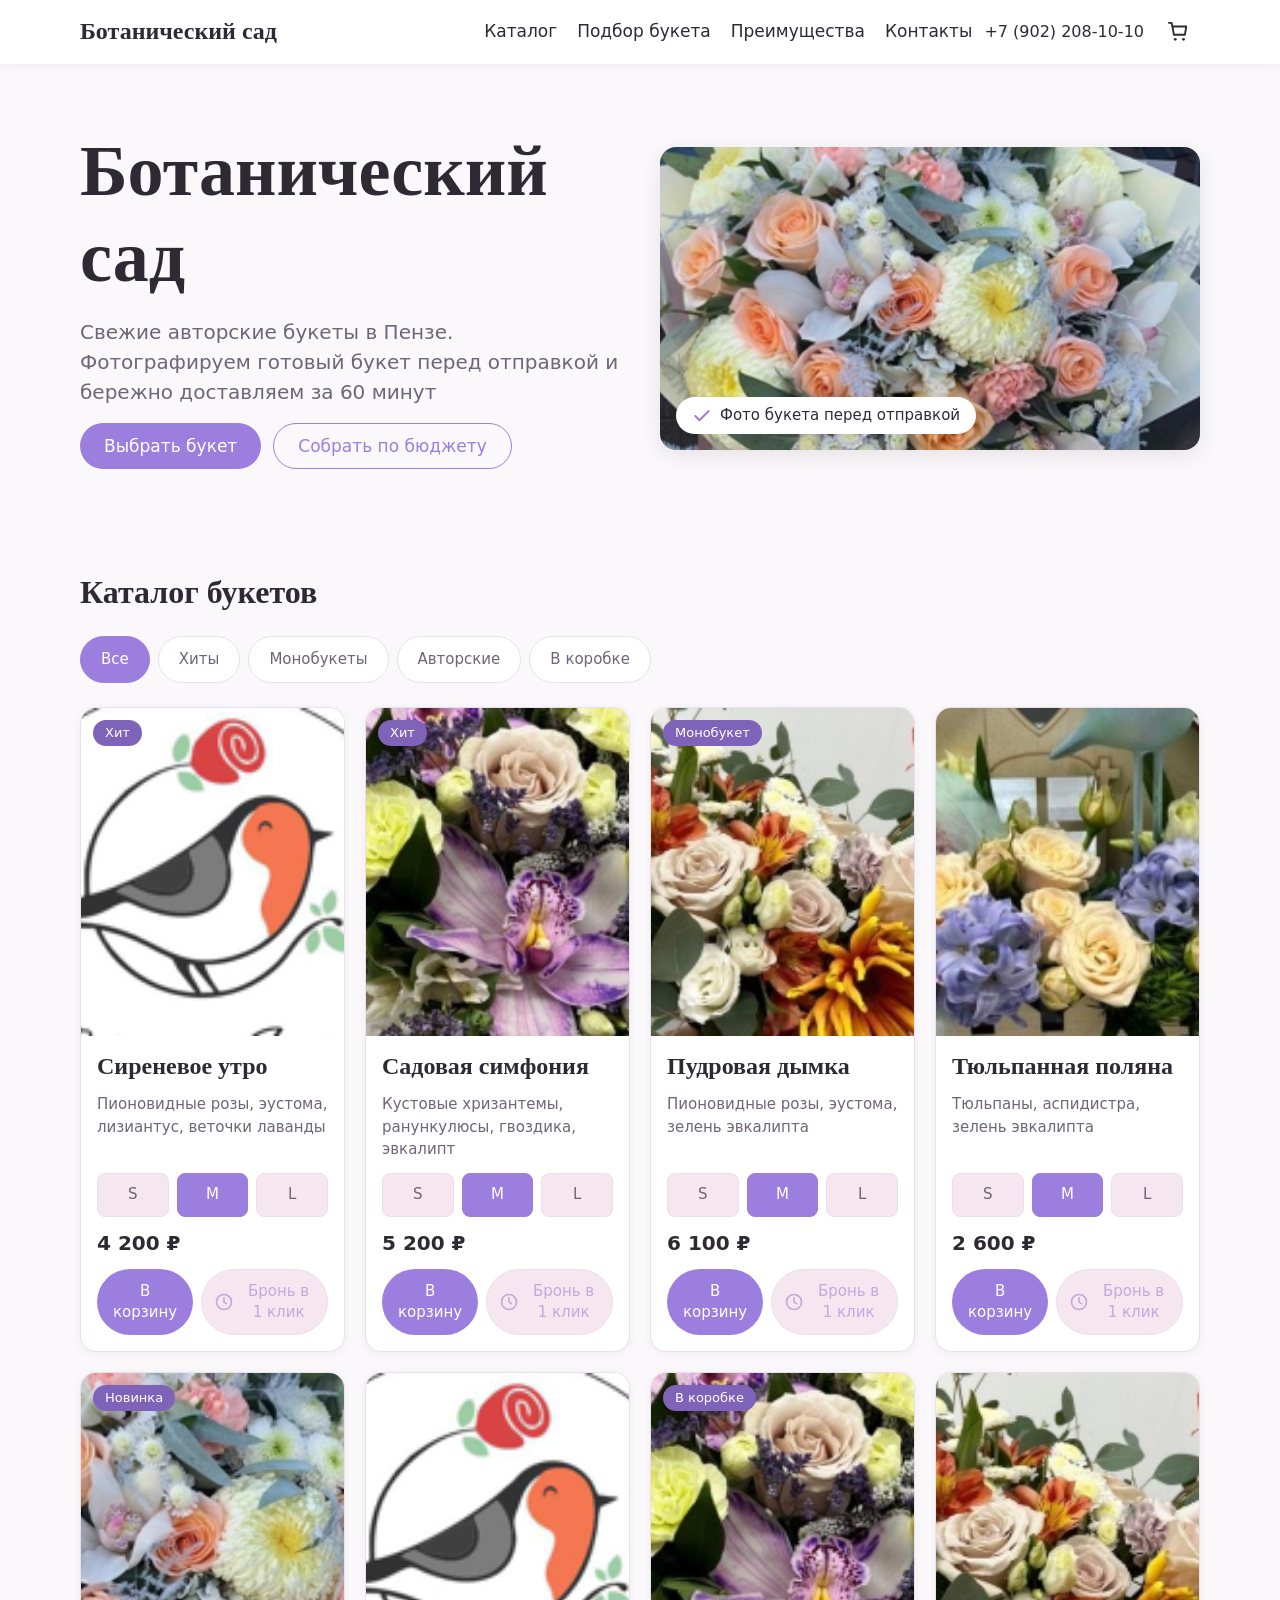
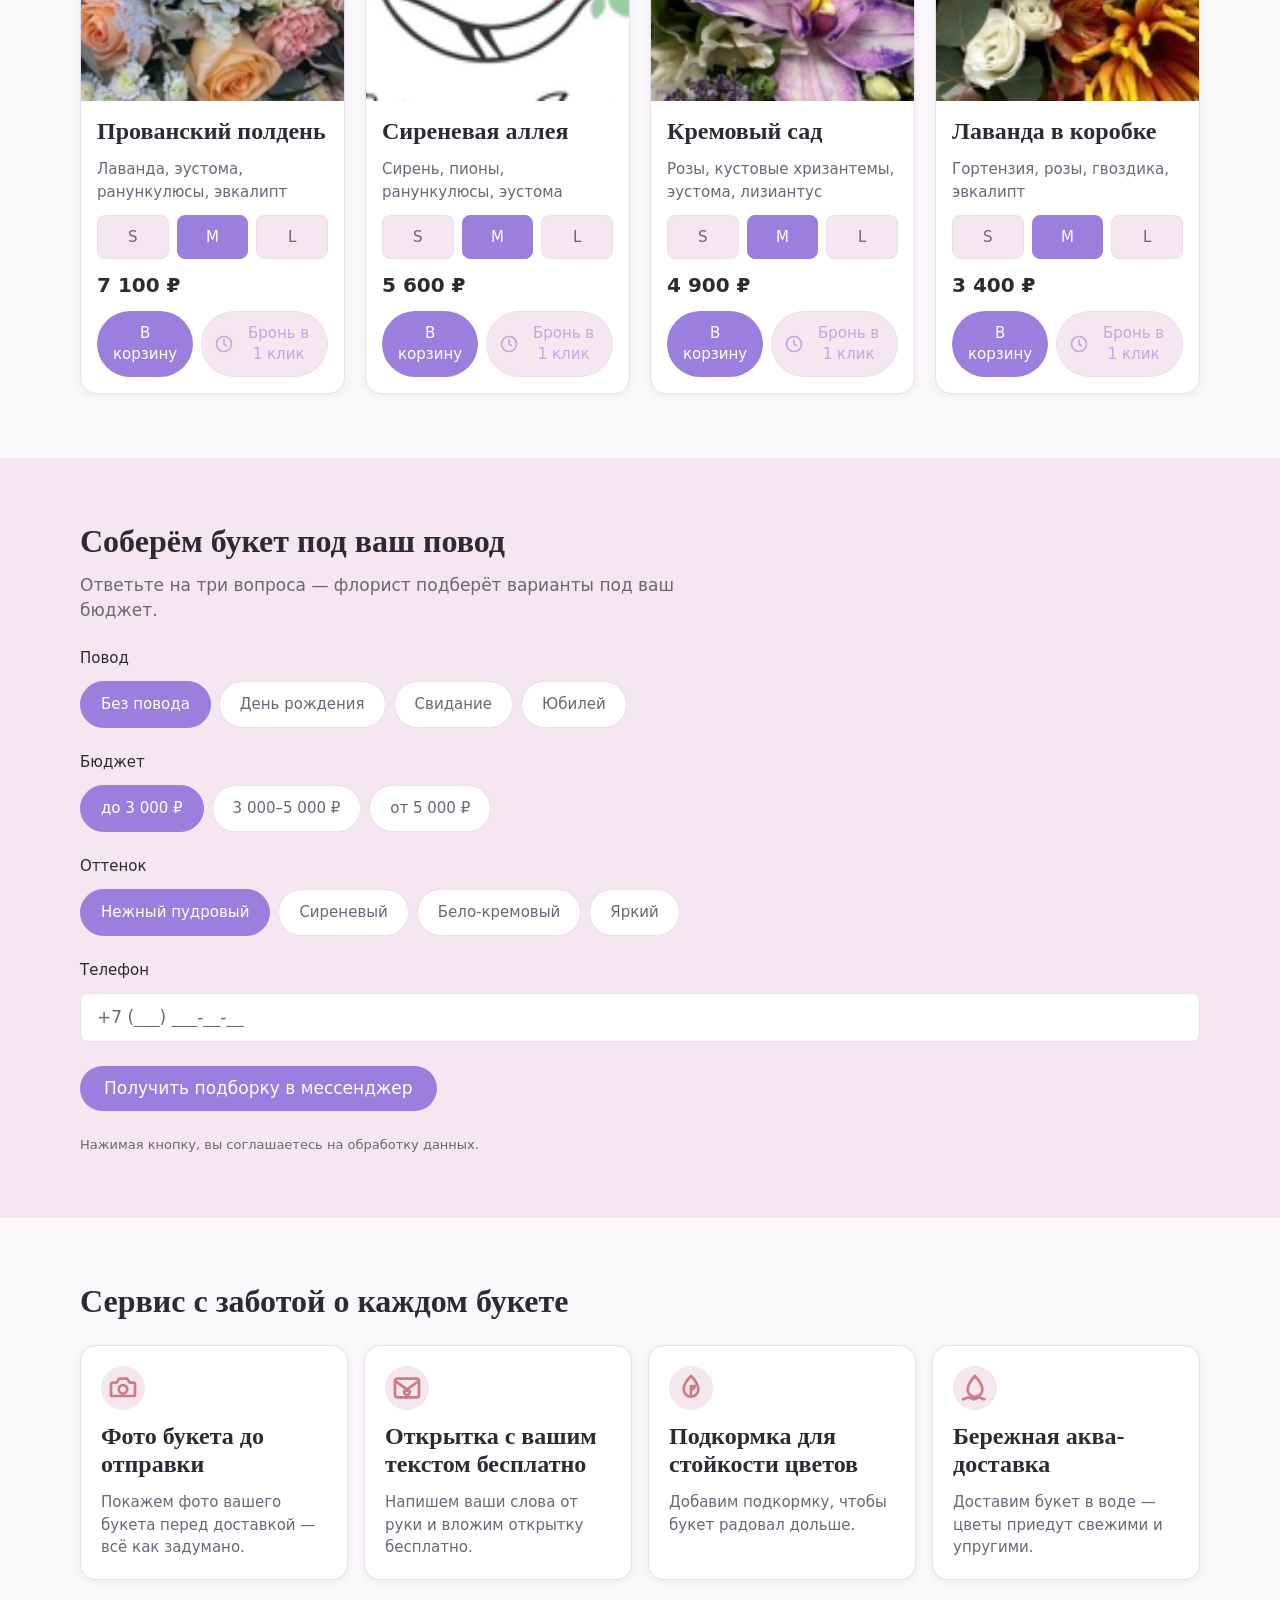
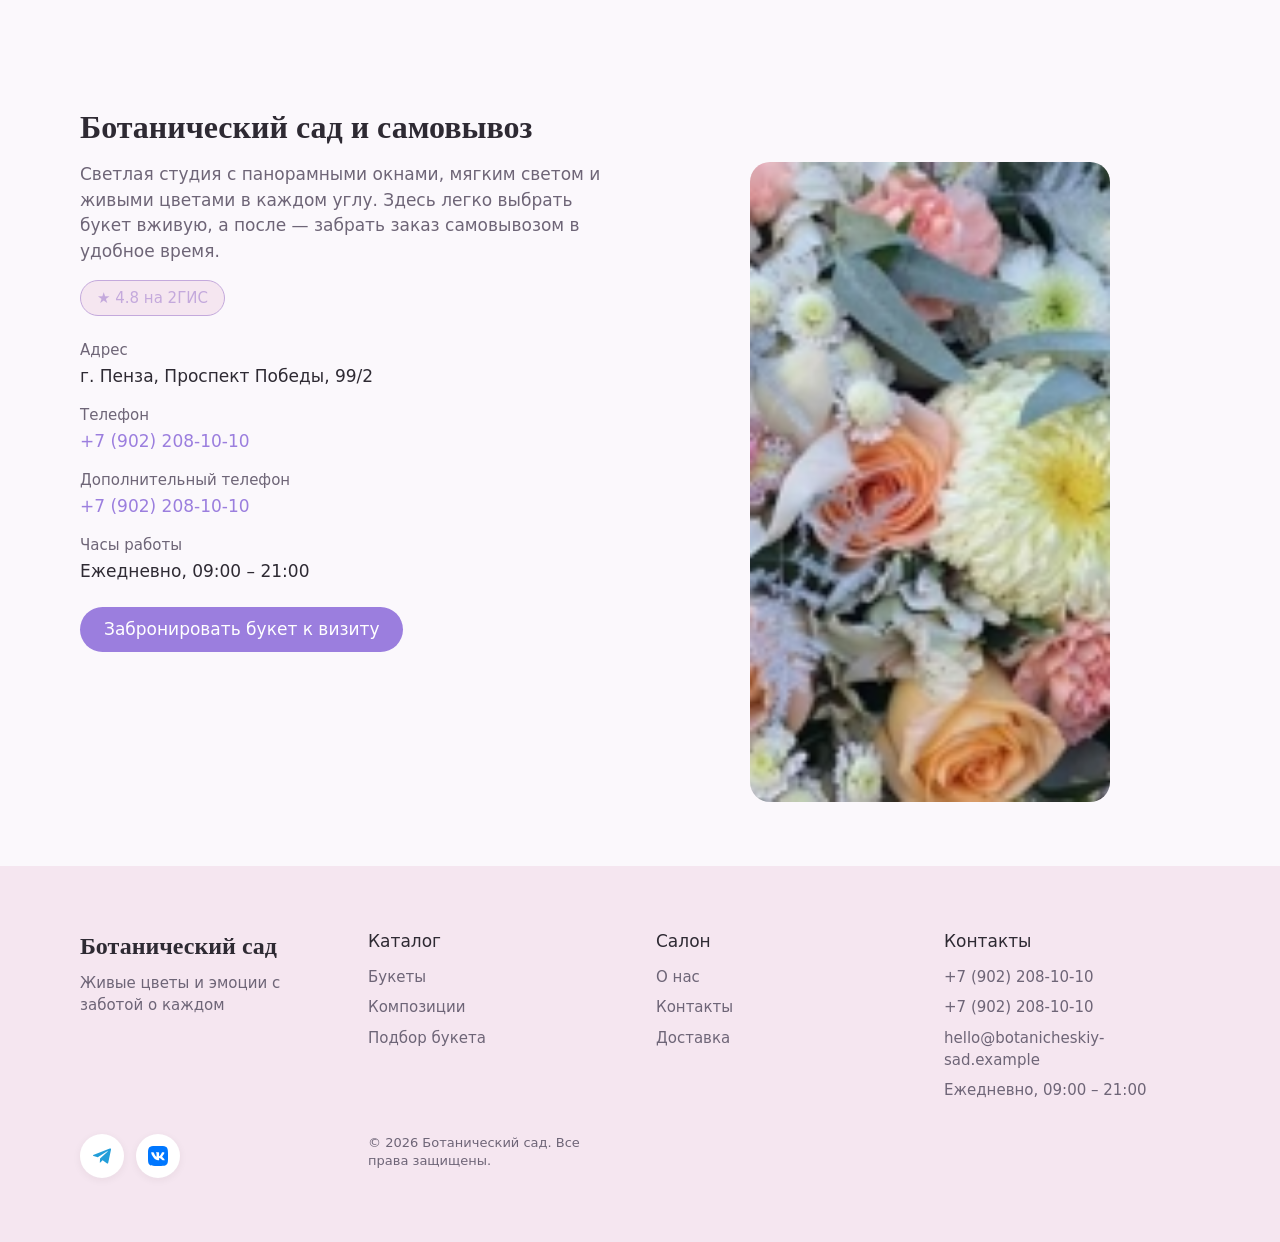
<file: botanicheskiy-sad-penza/index.html>
<!DOCTYPE html>
<html lang="ru">
<head>
  <meta charset="UTF-8">
  <meta name="viewport" content="width=device-width, initial-scale=1.0">
  <title>Ботанический сад — цветочная студия в Пензе</title>
  <meta name="description" content="Ботанический сад — цветочная студия в Пензе: свежие букеты, авторские композиции, подбор букета под повод и бюджет, доставка цветов по городу.">
  <link rel="stylesheet" href="css/reset.css">
  <link rel="stylesheet" href="css/variables.css">
  <link rel="stylesheet" href="css/style.css">
</head>
<body id="top">

  <!-- Шапка сайта -->
  <header class="header">
    <div class="header__inner container">
      <a class="header__logo" href="#top">
        <span class="header__logo-text">Ботанический сад</span>
      </a>

      <button class="header__burger" type="button" aria-label="Открыть меню" aria-expanded="false" aria-controls="site-nav">
        <span class="header__burger-line"></span>
        <span class="header__burger-line"></span>
        <span class="header__burger-line"></span>
      </button>

      <nav class="header__nav" id="site-nav" aria-label="Основная навигация">
        <ul class="header__nav-list">
          <li class="header__nav-item">
            <a class="header__nav-link" href="#catalog">Каталог</a>
          </li>
          <li class="header__nav-item">
            <a class="header__nav-link" href="#match">Подбор букета</a>
          </li>
          <li class="header__nav-item">
            <a class="header__nav-link" href="#advantages">Преимущества</a>
          </li>
          <li class="header__nav-item">
            <a class="header__nav-link" href="#contacts">Контакты</a>
          </li>
        </ul>
      </nav>

      <a class="header__phone" href="tel:+79022081010">+7 (902) 208-10-10</a>

      <button class="header__cart" type="button" data-cart-open aria-label="Открыть корзину" aria-controls="cart">
        <svg class="header__cart-icon" viewBox="0 0 24 24" width="22" height="22" aria-hidden="true" focusable="false">
          <path d="M6 6h15l-1.5 9h-12z" fill="none" stroke="currentColor" stroke-width="2" stroke-linecap="round" stroke-linejoin="round"/>
          <circle cx="9" cy="20" r="1.5" fill="currentColor"/>
          <circle cx="18" cy="20" r="1.5" fill="currentColor"/>
          <path d="M6 6 5 2H2" fill="none" stroke="currentColor" stroke-width="2" stroke-linecap="round" stroke-linejoin="round"/>
        </svg>
        <span class="header__cart-badge" data-cart-count="0" hidden>0</span>
      </button>
    </div>
  </header>

  <main>

    <!-- Первый экран -->
    <section class="hero" id="hero">
      <div class="hero__inner container">
        <div class="hero__content">
          <h1 class="hero__title">Ботанический сад</h1>
          <p class="hero__subtitle">Свежие авторские букеты в Пензе. Фотографируем готовый букет перед отправкой и бережно доставляем за 60 минут</p>
          <div class="hero__actions">
            <a class="btn btn--primary" href="#catalog">Выбрать букет</a>
            <button class="btn btn--ghost" type="button">Собрать по бюджету</button>
          </div>
        </div>
        <div class="hero__media">
          <img class="hero__image" src="photos/photo_2026-11-07_14-07-28.jpg" alt="Букет из свежих цветов в Ботаническом саду" width="1600" height="1000">
          <p class="hero__badge">
            <svg class="hero__badge-icon" viewBox="0 0 24 24" width="20" height="20" aria-hidden="true" focusable="false">
              <path d="M20 6 9 17l-5-5" fill="none" stroke="#9B7EDE" stroke-width="2.5" stroke-linecap="round" stroke-linejoin="round"/>
            </svg>
            <span class="hero__badge-text">Фото букета перед отправкой</span>
          </p>
        </div>
      </div>
    </section>

    <!-- Каталог -->
    <section class="catalog" id="catalog">
      <div class="container">
        <h2 class="catalog__title">Каталог букетов</h2>

        <div class="catalog__tabs" role="tablist" aria-label="Фильтры каталога">
          <button class="catalog__tab catalog__tab--active" type="button" role="tab" data-filter="all" aria-selected="true">Все</button>
          <button class="catalog__tab" type="button" role="tab" data-filter="hits" aria-selected="false">Хиты</button>
          <button class="catalog__tab" type="button" role="tab" data-filter="mono" aria-selected="false">Монобукеты</button>
          <button class="catalog__tab" type="button" role="tab" data-filter="author" aria-selected="false">Авторские</button>
          <button class="catalog__tab" type="button" role="tab" data-filter="box" aria-selected="false">В коробке</button>
        </div>

        <div class="catalog__grid">
          <article class="card" data-category="hits" data-selected-size="m" data-id="rozovoe-utro" data-title="Сиреневое утро">
            <div class="card__media">
              <img class="card__image" src="photos/photo_2026-11-09_09-19-30.jpg" alt="Букет &quot;Сиреневое утро&quot; из пионовидных роз, эустомы и лизиантуса в лавандовых тонах" width="800" height="1000" loading="lazy" decoding="async">
              <span class="card__badge">Хит</span>
            </div>
            <div class="card__body">
              <h3 class="card__title">Сиреневое утро</h3>
              <p class="card__composition">Пионовидные розы, эустома, лизиантус, веточки лаванды</p>
              <div class="card__sizes" role="group" aria-label="Размер букета «Сиреневое утро»">
                <button class="card__size" type="button" data-size="s" data-price="3100" aria-pressed="false">S</button>
                <button class="card__size card__size--active" type="button" data-size="m" data-price="4200" aria-pressed="true">M</button>
                <button class="card__size" type="button" data-size="l" data-price="5800" aria-pressed="false">L</button>
              </div>
              <p class="card__price" data-price-value="4200">4&nbsp;200&nbsp;₽</p>
              <div class="card__actions">
                <button class="card__btn" type="button" data-cart-add>В корзину</button>
                <button class="card__book" type="button" data-book-open aria-label="Бронь в 1 клик: Сиреневое утро">
                  <svg class="card__book-icon" viewBox="0 0 24 24" width="20" height="20" aria-hidden="true" focusable="false">
                    <circle cx="12" cy="12" r="9" fill="none" stroke="currentColor" stroke-width="2"/>
                    <path d="M12 7v5l3 2" fill="none" stroke="currentColor" stroke-width="2" stroke-linecap="round" stroke-linejoin="round"/>
                  </svg>
                  <span class="card__book-text">Бронь в 1 клик</span>
                </button>
              </div>
            </div>
          </article>

          <article class="card" data-category="hits" data-selected-size="m" data-id="letniy-sad" data-title="Садовая симфония">
            <div class="card__media">
              <img class="card__image" src="photos/photo_2026-11-17_12-26-32.jpg" alt="Сборный букет &quot;Садовая симфония&quot; с хризантемами, ранункулюсами и гвоздикой" width="800" height="1000" loading="lazy" decoding="async">
              <span class="card__badge">Хит</span>
            </div>
            <div class="card__body">
              <h3 class="card__title">Садовая симфония</h3>
              <p class="card__composition">Кустовые хризантемы, ранункулюсы, гвоздика, эвкалипт</p>
              <div class="card__sizes" role="group" aria-label="Размер букета «Садовая симфония»">
                <button class="card__size" type="button" data-size="s" data-price="4100" aria-pressed="false">S</button>
                <button class="card__size card__size--active" type="button" data-size="m" data-price="5200" aria-pressed="true">M</button>
                <button class="card__size" type="button" data-size="l" data-price="6800" aria-pressed="false">L</button>
              </div>
              <p class="card__price" data-price-value="5200">5&nbsp;200&nbsp;₽</p>
              <div class="card__actions">
                <button class="card__btn" type="button" data-cart-add>В корзину</button>
                <button class="card__book" type="button" data-book-open aria-label="Бронь в 1 клик: Садовая симфония">
                  <svg class="card__book-icon" viewBox="0 0 24 24" width="20" height="20" aria-hidden="true" focusable="false">
                    <circle cx="12" cy="12" r="9" fill="none" stroke="currentColor" stroke-width="2"/>
                    <path d="M12 7v5l3 2" fill="none" stroke="currentColor" stroke-width="2" stroke-linecap="round" stroke-linejoin="round"/>
                  </svg>
                  <span class="card__book-text">Бронь в 1 клик</span>
                </button>
              </div>
            </div>
          </article>

          <article class="card" data-category="mono" data-selected-size="m" data-id="pudrovyy-shelk" data-title="Пудровая дымка">
            <div class="card__media">
              <img class="card__image" src="photos/photo_2026-11-21_12-21-20.jpg" alt="Монобукет &quot;Пудровая дымка&quot; из пионовидных роз мягкого розового оттенка" width="800" height="1000" loading="lazy" decoding="async">
              <span class="card__badge">Монобукет</span>
            </div>
            <div class="card__body">
              <h3 class="card__title">Пудровая дымка</h3>
              <p class="card__composition">Пионовидные розы, эустома, зелень эвкалипта</p>
              <div class="card__sizes" role="group" aria-label="Размер букета «Пудровая дымка»">
                <button class="card__size" type="button" data-size="s" data-price="4700" aria-pressed="false">S</button>
                <button class="card__size card__size--active" type="button" data-size="m" data-price="6100" aria-pressed="true">M</button>
                <button class="card__size" type="button" data-size="l" data-price="7800" aria-pressed="false">L</button>
              </div>
              <p class="card__price" data-price-value="6100">6&nbsp;100&nbsp;₽</p>
              <div class="card__actions">
                <button class="card__btn" type="button" data-cart-add>В корзину</button>
                <button class="card__book" type="button" data-book-open aria-label="Бронь в 1 клик: Пудровая дымка">
                  <svg class="card__book-icon" viewBox="0 0 24 24" width="20" height="20" aria-hidden="true" focusable="false">
                    <circle cx="12" cy="12" r="9" fill="none" stroke="currentColor" stroke-width="2"/>
                    <path d="M12 7v5l3 2" fill="none" stroke="currentColor" stroke-width="2" stroke-linecap="round" stroke-linejoin="round"/>
                  </svg>
                  <span class="card__book-text">Бронь в 1 клик</span>
                </button>
              </div>
            </div>
          </article>

          <article class="card" data-category="mono" data-selected-size="m" data-id="tyulpanmyy-vals" data-title="Тюльпанная поляна">
            <div class="card__media">
              <img class="card__image" src="photos/photo_2026-11-21_18-42-05.jpg" alt="Монобукет &quot;Тюльпанная поляна&quot; из свежих тюльпанов с зеленью" width="800" height="1000" loading="lazy" decoding="async">
            </div>
            <div class="card__body">
              <h3 class="card__title">Тюльпанная поляна</h3>
              <p class="card__composition">Тюльпаны, аспидистра, зелень эвкалипта</p>
              <div class="card__sizes" role="group" aria-label="Размер букета «Тюльпанная поляна»">
                <button class="card__size" type="button" data-size="s" data-price="1900" aria-pressed="false">S</button>
                <button class="card__size card__size--active" type="button" data-size="m" data-price="2600" aria-pressed="true">M</button>
                <button class="card__size" type="button" data-size="l" data-price="3400" aria-pressed="false">L</button>
              </div>
              <p class="card__price" data-price-value="2600">2&nbsp;600&nbsp;₽</p>
              <div class="card__actions">
                <button class="card__btn" type="button" data-cart-add>В корзину</button>
                <button class="card__book" type="button" data-book-open aria-label="Бронь в 1 клик: Тюльпанная поляна">
                  <svg class="card__book-icon" viewBox="0 0 24 24" width="20" height="20" aria-hidden="true" focusable="false">
                    <circle cx="12" cy="12" r="9" fill="none" stroke="currentColor" stroke-width="2"/>
                    <path d="M12 7v5l3 2" fill="none" stroke="currentColor" stroke-width="2" stroke-linecap="round" stroke-linejoin="round"/>
                  </svg>
                  <span class="card__book-text">Бронь в 1 клик</span>
                </button>
              </div>
            </div>
          </article>

          <article class="card" data-category="author" data-selected-size="m" data-id="nezhnost-provansa" data-title="Прованский полдень">
            <div class="card__media">
              <img class="card__image" src="photos/photo_2026-11-07_14-07-28.jpg" alt="Авторский букет &quot;Прованский полдень&quot; с лавандой, эустомой и ранункулюсами" width="800" height="1000" loading="lazy" decoding="async">
              <span class="card__badge">Новинка</span>
            </div>
            <div class="card__body">
              <h3 class="card__title">Прованский полдень</h3>
              <p class="card__composition">Лаванда, эустома, ранункулюсы, эвкалипт</p>
              <div class="card__sizes" role="group" aria-label="Размер букета «Прованский полдень»">
                <button class="card__size" type="button" data-size="s" data-price="5600" aria-pressed="false">S</button>
                <button class="card__size card__size--active" type="button" data-size="m" data-price="7100" aria-pressed="true">M</button>
                <button class="card__size" type="button" data-size="l" data-price="8200" aria-pressed="false">L</button>
              </div>
              <p class="card__price" data-price-value="7100">7&nbsp;100&nbsp;₽</p>
              <div class="card__actions">
                <button class="card__btn" type="button" data-cart-add>В корзину</button>
                <button class="card__book" type="button" data-book-open aria-label="Бронь в 1 клик: Прованский полдень">
                  <svg class="card__book-icon" viewBox="0 0 24 24" width="20" height="20" aria-hidden="true" focusable="false">
                    <circle cx="12" cy="12" r="9" fill="none" stroke="currentColor" stroke-width="2"/>
                    <path d="M12 7v5l3 2" fill="none" stroke="currentColor" stroke-width="2" stroke-linecap="round" stroke-linejoin="round"/>
                  </svg>
                  <span class="card__book-text">Бронь в 1 клик</span>
                </button>
              </div>
            </div>
          </article>

          <article class="card" data-category="author" data-selected-size="m" data-id="utrennyaya-siren" data-title="Сиреневая аллея">
            <div class="card__media">
              <img class="card__image" src="photos/photo_2026-11-09_09-19-30.jpg" alt="Авторский букет &quot;Сиреневая аллея&quot; с сиренью, пионами и ранункулюсами" width="800" height="1000" loading="lazy" decoding="async">
            </div>
            <div class="card__body">
              <h3 class="card__title">Сиреневая аллея</h3>
              <p class="card__composition">Сирень, пионы, ранункулюсы, эустома</p>
              <div class="card__sizes" role="group" aria-label="Размер букета «Сиреневая аллея»">
                <button class="card__size" type="button" data-size="s" data-price="4400" aria-pressed="false">S</button>
                <button class="card__size card__size--active" type="button" data-size="m" data-price="5600" aria-pressed="true">M</button>
                <button class="card__size" type="button" data-size="l" data-price="7100" aria-pressed="false">L</button>
              </div>
              <p class="card__price" data-price-value="5600">5&nbsp;600&nbsp;₽</p>
              <div class="card__actions">
                <button class="card__btn" type="button" data-cart-add>В корзину</button>
                <button class="card__book" type="button" data-book-open aria-label="Бронь в 1 клик: Сиреневая аллея">
                  <svg class="card__book-icon" viewBox="0 0 24 24" width="20" height="20" aria-hidden="true" focusable="false">
                    <circle cx="12" cy="12" r="9" fill="none" stroke="currentColor" stroke-width="2"/>
                    <path d="M12 7v5l3 2" fill="none" stroke="currentColor" stroke-width="2" stroke-linecap="round" stroke-linejoin="round"/>
                  </svg>
                  <span class="card__book-text">Бронь в 1 клик</span>
                </button>
              </div>
            </div>
          </article>

          <article class="card" data-category="box" data-selected-size="m" data-id="milk-rouz" data-title="Кремовый сад">
            <div class="card__media">
              <img class="card__image" src="photos/photo_2026-11-17_12-26-32.jpg" alt="Композиция &quot;Кремовый сад&quot; в коробке с розами, хризантемами и эустомой" width="800" height="1000" loading="lazy" decoding="async">
              <span class="card__badge">В коробке</span>
            </div>
            <div class="card__body">
              <h3 class="card__title">Кремовый сад</h3>
              <p class="card__composition">Розы, кустовые хризантемы, эустома, лизиантус</p>
              <div class="card__sizes" role="group" aria-label="Размер букета «Кремовый сад»">
                <button class="card__size" type="button" data-size="s" data-price="3800" aria-pressed="false">S</button>
                <button class="card__size card__size--active" type="button" data-size="m" data-price="4900" aria-pressed="true">M</button>
                <button class="card__size" type="button" data-size="l" data-price="6400" aria-pressed="false">L</button>
              </div>
              <p class="card__price" data-price-value="4900">4&nbsp;900&nbsp;₽</p>
              <div class="card__actions">
                <button class="card__btn" type="button" data-cart-add>В корзину</button>
                <button class="card__book" type="button" data-book-open aria-label="Бронь в 1 клик: Кремовый сад">
                  <svg class="card__book-icon" viewBox="0 0 24 24" width="20" height="20" aria-hidden="true" focusable="false">
                    <circle cx="12" cy="12" r="9" fill="none" stroke="currentColor" stroke-width="2"/>
                    <path d="M12 7v5l3 2" fill="none" stroke="currentColor" stroke-width="2" stroke-linecap="round" stroke-linejoin="round"/>
                  </svg>
                  <span class="card__book-text">Бронь в 1 клик</span>
                </button>
              </div>
            </div>
          </article>

          <article class="card" data-category="box" data-selected-size="m" data-id="pudra-i-zoloto" data-title="Лаванда в коробке">
            <div class="card__media">
              <img class="card__image" src="photos/photo_2026-11-21_12-21-20.jpg" alt="Композиция &quot;Лаванда в коробке&quot; с гортензией, розами и гвоздикой" width="800" height="1000" loading="lazy" decoding="async">
            </div>
            <div class="card__body">
              <h3 class="card__title">Лаванда в коробке</h3>
              <p class="card__composition">Гортензия, розы, гвоздика, эвкалипт</p>
              <div class="card__sizes" role="group" aria-label="Размер букета «Лаванда в коробке»">
                <button class="card__size" type="button" data-size="s" data-price="2500" aria-pressed="false">S</button>
                <button class="card__size card__size--active" type="button" data-size="m" data-price="3400" aria-pressed="true">M</button>
                <button class="card__size" type="button" data-size="l" data-price="4700" aria-pressed="false">L</button>
              </div>
              <p class="card__price" data-price-value="3400">3&nbsp;400&nbsp;₽</p>
              <div class="card__actions">
                <button class="card__btn" type="button" data-cart-add>В корзину</button>
                <button class="card__book" type="button" data-book-open aria-label="Бронь в 1 клик: Лаванда в коробке">
                  <svg class="card__book-icon" viewBox="0 0 24 24" width="20" height="20" aria-hidden="true" focusable="false">
                    <circle cx="12" cy="12" r="9" fill="none" stroke="currentColor" stroke-width="2"/>
                    <path d="M12 7v5l3 2" fill="none" stroke="currentColor" stroke-width="2" stroke-linecap="round" stroke-linejoin="round"/>
                  </svg>
                  <span class="card__book-text">Бронь в 1 клик</span>
                </button>
              </div>
            </div>
          </article>
        </div>
      </div>
    </section>

    <!-- Подбор букета -->
    <section class="match" id="match">
      <div class="container">
        <h2 class="match__title">Соберём букет под ваш повод</h2>
        <p class="match__subtitle">Ответьте на три вопроса — флорист подберёт варианты под ваш бюджет.</p>

        <form class="match__form" action="#" method="post">
          <div class="match__field">
            <span class="match__label">Повод</span>
            <div class="match__chips" role="group" aria-label="Повод">
              <button class="match__chip match__chip--active" type="button" data-value="none" aria-pressed="true">Без повода</button>
              <button class="match__chip" type="button" data-value="birthday" aria-pressed="false">День рождения</button>
              <button class="match__chip" type="button" data-value="date" aria-pressed="false">Свидание</button>
              <button class="match__chip" type="button" data-value="anniversary" aria-pressed="false">Юбилей</button>
            </div>
            <input class="match__value" type="hidden" name="occasion" value="none">
          </div>

          <div class="match__field">
            <span class="match__label">Бюджет</span>
            <div class="match__chips" role="group" aria-label="Бюджет">
              <button class="match__chip match__chip--active" type="button" data-value="low" aria-pressed="true">до 3 000 ₽</button>
              <button class="match__chip" type="button" data-value="mid" aria-pressed="false">3 000–5 000 ₽</button>
              <button class="match__chip" type="button" data-value="high" aria-pressed="false">от 5 000 ₽</button>
            </div>
            <input class="match__value" type="hidden" name="budget" value="low">
          </div>

          <div class="match__field">
            <span class="match__label">Оттенок</span>
            <div class="match__chips" role="group" aria-label="Оттенок">
              <button class="match__chip match__chip--active" type="button" data-value="powder" aria-pressed="true">Нежный пудровый</button>
              <button class="match__chip" type="button" data-value="lilac" aria-pressed="false">Сиреневый</button>
              <button class="match__chip" type="button" data-value="cream" aria-pressed="false">Бело-кремовый</button>
              <button class="match__chip" type="button" data-value="bright" aria-pressed="false">Яркий</button>
            </div>
            <input class="match__value" type="hidden" name="shade" value="powder">
          </div>

          <div class="match__field">
            <label class="match__label" for="match-phone">Телефон</label>
            <input class="match__phone" id="match-phone" name="phone" type="tel" inputmode="tel" autocomplete="tel" placeholder="+7 (___) ___-__-__" maxlength="18" required>
          </div>

          <button class="btn btn--primary match__btn" type="submit">Получить подборку в мессенджер</button>
          <p class="match__note">Нажимая кнопку, вы соглашаетесь на обработку данных.</p>
        </form>
      </div>
    </section>

    <!-- Преимущества -->
    <section class="advantages" id="advantages">
      <div class="container">
        <h2 class="advantages__title">Сервис с заботой о каждом букете</h2>

        <ul class="advantages__list">
          <li class="advantages__item">
            <div class="advantages__icon">
              <img src="assets/icons/icon-photo.svg" alt="" width="32" height="32">
            </div>
            <h3 class="advantages__item-title">Фото букета до отправки</h3>
            <p class="advantages__text">Покажем фото вашего букета перед доставкой — всё как задумано.</p>
          </li>

          <li class="advantages__item">
            <div class="advantages__icon">
              <img src="assets/icons/icon-card.svg" alt="" width="32" height="32">
            </div>
            <h3 class="advantages__item-title">Открытка с вашим текстом бесплатно</h3>
            <p class="advantages__text">Напишем ваши слова от руки и вложим открытку бесплатно.</p>
          </li>

          <li class="advantages__item">
            <div class="advantages__icon">
              <img src="assets/icons/icon-care.svg" alt="" width="32" height="32">
            </div>
            <h3 class="advantages__item-title">Подкормка для стойкости цветов</h3>
            <p class="advantages__text">Добавим подкормку, чтобы букет радовал дольше.</p>
          </li>

          <li class="advantages__item">
            <div class="advantages__icon">
              <img src="assets/icons/icon-delivery.svg" alt="" width="32" height="32">
            </div>
            <h3 class="advantages__item-title">Бережная аква-доставка</h3>
            <p class="advantages__text">Доставим букет в воде — цветы приедут свежими и упругими.</p>
          </li>
        </ul>
      </div>
    </section>

    <!-- Салон и самовывоз -->
    <section class="salon" id="contacts">
      <div class="container">
        <h2 class="salon__title">Ботанический сад и самовывоз</h2>

        <div class="salon__grid">
          <div class="salon__content">
            <p class="salon__text">Светлая студия с панорамными окнами, мягким светом и живыми цветами в каждом углу. Здесь легко выбрать букет вживую, а после — забрать заказ самовывозом в удобное время.</p>

            <p class="salon__rating">★ 4.8 на 2ГИС</p>

            <ul class="salon__list">
              <li class="salon__item">
                <span class="salon__label">Адрес</span>
                <span class="salon__value">г. Пенза, Проспект Победы, 99/2</span>
              </li>
              <li class="salon__item">
                <span class="salon__label">Телефон</span>
                <a class="salon__value salon__link" href="tel:+79022081010">+7 (902) 208-10-10</a>
              </li>
              <li class="salon__item">
                <span class="salon__label">Дополнительный телефон</span>
                <a class="salon__value salon__link" href="tel:+79022081010">+7 (902) 208-10-10</a>
              </li>
              <li class="salon__item">
                <span class="salon__label">Часы работы</span>
                <span class="salon__value">Ежедневно, 09:00 – 21:00</span>
              </li>
            </ul>

            <button class="btn btn--primary salon__btn" type="button" data-book-open>Забронировать букет к визиту</button>
          </div>

          <div class="salon__media">
            <div class="salon__video">
              <img class="salon__video-player" src="photos/photo_2026-11-07_14-07-28.jpg" alt="Ботанический сад" width="360" height="640" loading="lazy" decoding="async">
            </div>
          </div>
        </div>
      </div>
    </section>

  </main>

  <!-- Подвал -->
  <footer class="footer">
    <div class="footer__inner container">
      <div class="footer__brand">
        <span class="footer__logo">Ботанический сад</span>
        <p class="footer__tagline">Живые цветы и эмоции с заботой о каждом</p>
      </div>

      <div class="footer__col">
        <h2 class="footer__title">Каталог</h2>
        <ul class="footer__list">
          <li class="footer__item"><a class="footer__link" href="#catalog">Букеты</a></li>
          <li class="footer__item"><a class="footer__link" href="#catalog">Композиции</a></li>
          <li class="footer__item"><a class="footer__link" href="#match">Подбор букета</a></li>
        </ul>
      </div>

      <div class="footer__col">
        <h2 class="footer__title">Салон</h2>
        <ul class="footer__list">
          <li class="footer__item"><a class="footer__link" href="#advantages">О нас</a></li>
          <li class="footer__item"><a class="footer__link" href="#contacts">Контакты</a></li>
          <li class="footer__item"><a class="footer__link" href="#contacts">Доставка</a></li>
        </ul>
      </div>

      <div class="footer__col">
        <h2 class="footer__title">Контакты</h2>
        <ul class="footer__list">
          <li class="footer__item"><a class="footer__link" href="tel:+79022081010">+7 (902) 208-10-10</a></li>
          <li class="footer__item"><a class="footer__link" href="tel:+79022081010">+7 (902) 208-10-10</a></li>
          <li class="footer__item"><a class="footer__link" href="mailto:hello@botanicheskiy-sad.example">hello@botanicheskiy-sad.example</a></li>
          <li class="footer__item"><span class="footer__text">Ежедневно, 09:00 – 21:00</span></li>
        </ul>
      </div>

      <div class="footer__socials">
        <a class="footer__social-link" href="https://t.me/" aria-label="Написать нам в Telegram">
          <img src="assets/icons/icon-telegram.svg" alt="" width="24" height="24">
        </a>
        <a class="footer__social-link" href="https://vk.com/" aria-label="Написать нам во ВКонтакте">
          <img src="assets/icons/icon-vk.svg" alt="" width="24" height="24">
        </a>
      </div>

      <p class="footer__copyright">© 2026 Ботанический сад. Все права защищены.</p>
    </div>
  </footer>

  <!-- Мобильная нижняя навигация -->
  <nav class="bottom-bar" aria-label="Мобильная навигация">
    <ul class="bottom-bar__list">
      <li class="bottom-bar__item">
        <a class="bottom-bar__link" href="#catalog" aria-label="Каталог">
          <span class="bottom-bar__icon">
            <img src="assets/icons/icon-catalog.svg" alt="" width="24" height="24">
          </span>
          <span class="bottom-bar__label">Каталог</span>
        </a>
      </li>
      <li class="bottom-bar__item">
        <a class="bottom-bar__link" href="#match" aria-label="Подбор букета">
          <span class="bottom-bar__icon">
            <img src="assets/icons/icon-match.svg" alt="" width="24" height="24">
          </span>
          <span class="bottom-bar__label">Подбор</span>
        </a>
      </li>
      <li class="bottom-bar__item">
        <a class="bottom-bar__link" href="https://t.me/" aria-label="Мессенджер">
          <span class="bottom-bar__icon">
            <img src="assets/icons/icon-messenger.svg" alt="" width="24" height="24">
          </span>
          <span class="bottom-bar__label">Мессенджер</span>
        </a>
      </li>
      <li class="bottom-bar__item">
        <button class="bottom-bar__link" type="button" data-cart-open aria-label="Открыть корзину">
          <span class="bottom-bar__icon">
            <img src="assets/icons/icon-cart.svg" alt="" width="24" height="24">
            <span class="bottom-bar__badge" data-cart-count="0" hidden>0</span>
          </span>
          <span class="bottom-bar__label">Корзина</span>
        </button>
      </li>
    </ul>
  </nav>

  <!-- Корзина -->
  <div class="cart" id="cart" data-cart-panel hidden>
    <div class="cart__overlay" data-cart-close></div>
    <div class="cart__panel" role="dialog" aria-modal="true" aria-labelledby="cart-title">
      <span class="cart__handle" aria-hidden="true"></span>
      <div class="cart__head">
        <h2 class="cart__title" id="cart-title">Корзина</h2>
        <button class="cart__close" type="button" data-cart-close aria-label="Закрыть корзину">
          <svg viewBox="0 0 24 24" width="20" height="20" aria-hidden="true" focusable="false"><path d="M6 6l12 12M18 6 6 18" fill="none" stroke="currentColor" stroke-width="2" stroke-linecap="round"/></svg>
        </button>
      </div>
      <div class="cart__body">
        <ul class="cart__list" data-cart-list></ul>
        <p class="cart__empty" data-cart-empty>Ваша корзина пуста. Добавьте букет из каталога.</p>
      </div>
      <form class="cart__form" data-cart-form>
        <div class="cart__delivery" role="group" aria-label="Способ получения">
          <button class="cart__delivery-tab cart__delivery-tab--active" type="button" data-delivery="courier" aria-pressed="true">Доставка курьером</button>
          <button class="cart__delivery-tab" type="button" data-delivery="pickup" aria-pressed="false">Самовывоз из Ботанического сада</button>
        </div>
        <div class="cart__delivery-panel" data-delivery-panel="courier">
          <label class="cart__field">
            <span class="cart__label">Адрес доставки</span>
            <input class="cart__input" type="text" name="address" autocomplete="street-address" placeholder="Улица, дом, квартира">
          </label>
          <label class="cart__field">
            <span class="cart__label">Желаемое время доставки</span>
            <input class="cart__input" type="text" name="delivery-time" placeholder="Сегодня, 14:00–16:00" maxlength="40">
          </label>
        </div>
        <div class="cart__delivery-panel" data-delivery-panel="pickup" hidden>
          <label class="cart__field">
            <span class="cart__label">Удобное время визита</span>
            <input class="cart__input" type="text" name="visit-time" placeholder="Сегодня, 18:00" maxlength="40">
          </label>
        </div>
        <label class="cart__field">
          <span class="cart__label">Текст открытки (бесплатно)</span>
          <textarea class="cart__textarea" name="postcard" rows="3" maxlength="200" placeholder="Напишите пожелание — вложим открытку от руки"></textarea>
        </label>
        <div class="cart__summary">
          <span class="cart__summary-label">Итого</span>
          <span class="cart__summary-value" data-cart-total>0&nbsp;₽</span>
        </div>
        <button class="btn btn--primary cart__submit" type="submit">Оформить заказ</button>
        <p class="cart__note">Нажимая кнопку, вы соглашаетесь на обработку данных.</p>
      </form>
      <div class="cart__success" data-cart-success hidden>
        <span class="cart__success-icon" aria-hidden="true">
          <svg viewBox="0 0 48 48" width="48" height="48"><circle cx="24" cy="24" r="22" fill="none" stroke="currentColor" stroke-width="3"/><path d="M15 25l6 6 12-13" fill="none" stroke="currentColor" stroke-width="3" stroke-linecap="round" stroke-linejoin="round"/></svg>
        </span>
        <h3 class="cart__success-title">Заявка принята!</h3>
        <p class="cart__success-text">Флорист Ботанического сада свяжется с вами для подтверждения. Спасибо за заказ.</p>
        <button class="btn btn--ghost cart__success-btn" type="button" data-cart-close>Продолжить покупки</button>
      </div>
    </div>
  </div>

  <!-- Бронь в 1 клик -->
  <div class="book" id="book" data-book-panel hidden>
    <div class="book__overlay" data-book-close></div>
    <div class="book__dialog" role="dialog" aria-modal="true" aria-labelledby="book-title">
      <span class="book__handle" aria-hidden="true"></span>
      <div class="book__head">
        <h2 class="book__title" id="book-title">Бронь в 1 клик</h2>
        <button class="book__close" type="button" data-book-close aria-label="Закрыть форму брони">
          <svg viewBox="0 0 24 24" width="20" height="20" aria-hidden="true" focusable="false"><path d="M6 6l12 12M18 6 6 18" fill="none" stroke="currentColor" stroke-width="2" stroke-linecap="round"/></svg>
        </button>
      </div>
      <p class="book__summary">Букет «<span class="book__bouquet" data-book-bouquet>—</span>», размер <span class="book__size" data-book-size>—</span>.</p>
      <form class="book__form" data-book-form>
        <label class="book__field">
          <span class="book__label">Ваше имя</span>
          <input class="book__input" type="text" name="name" autocomplete="name" placeholder="Как к вам обращаться" required>
        </label>
        <label class="book__field">
          <span class="book__label">Телефон</span>
          <input class="book__input" type="tel" name="phone" inputmode="tel" autocomplete="tel" placeholder="+7 (___) ___-__-__" maxlength="18" required>
        </label>
        <button class="btn btn--primary book__submit" type="submit">Забронировать букет</button>
        <p class="book__note">Перезвоним в течение 15 минут и подтвердим бронь.</p>
      </form>
      <div class="book__success" data-book-success hidden>
        <span class="book__success-icon" aria-hidden="true">
          <svg viewBox="0 0 48 48" width="48" height="48"><circle cx="24" cy="24" r="22" fill="none" stroke="currentColor" stroke-width="3"/><path d="M15 25l6 6 12-13" fill="none" stroke="currentColor" stroke-width="3" stroke-linecap="round" stroke-linejoin="round"/></svg>
        </span>
        <h3 class="book__success-title">Бронь оформлена!</h3>
        <p class="book__success-text">Мы закрепили букет за вами. Флорист свяжется с вами для подтверждения.</p>
        <button class="btn btn--ghost book__success-btn" type="button" data-book-close>Закрыть</button>
      </div>
    </div>
  </div>

  <script src="js/main.js" defer></script>
</body>
</html>
</file>
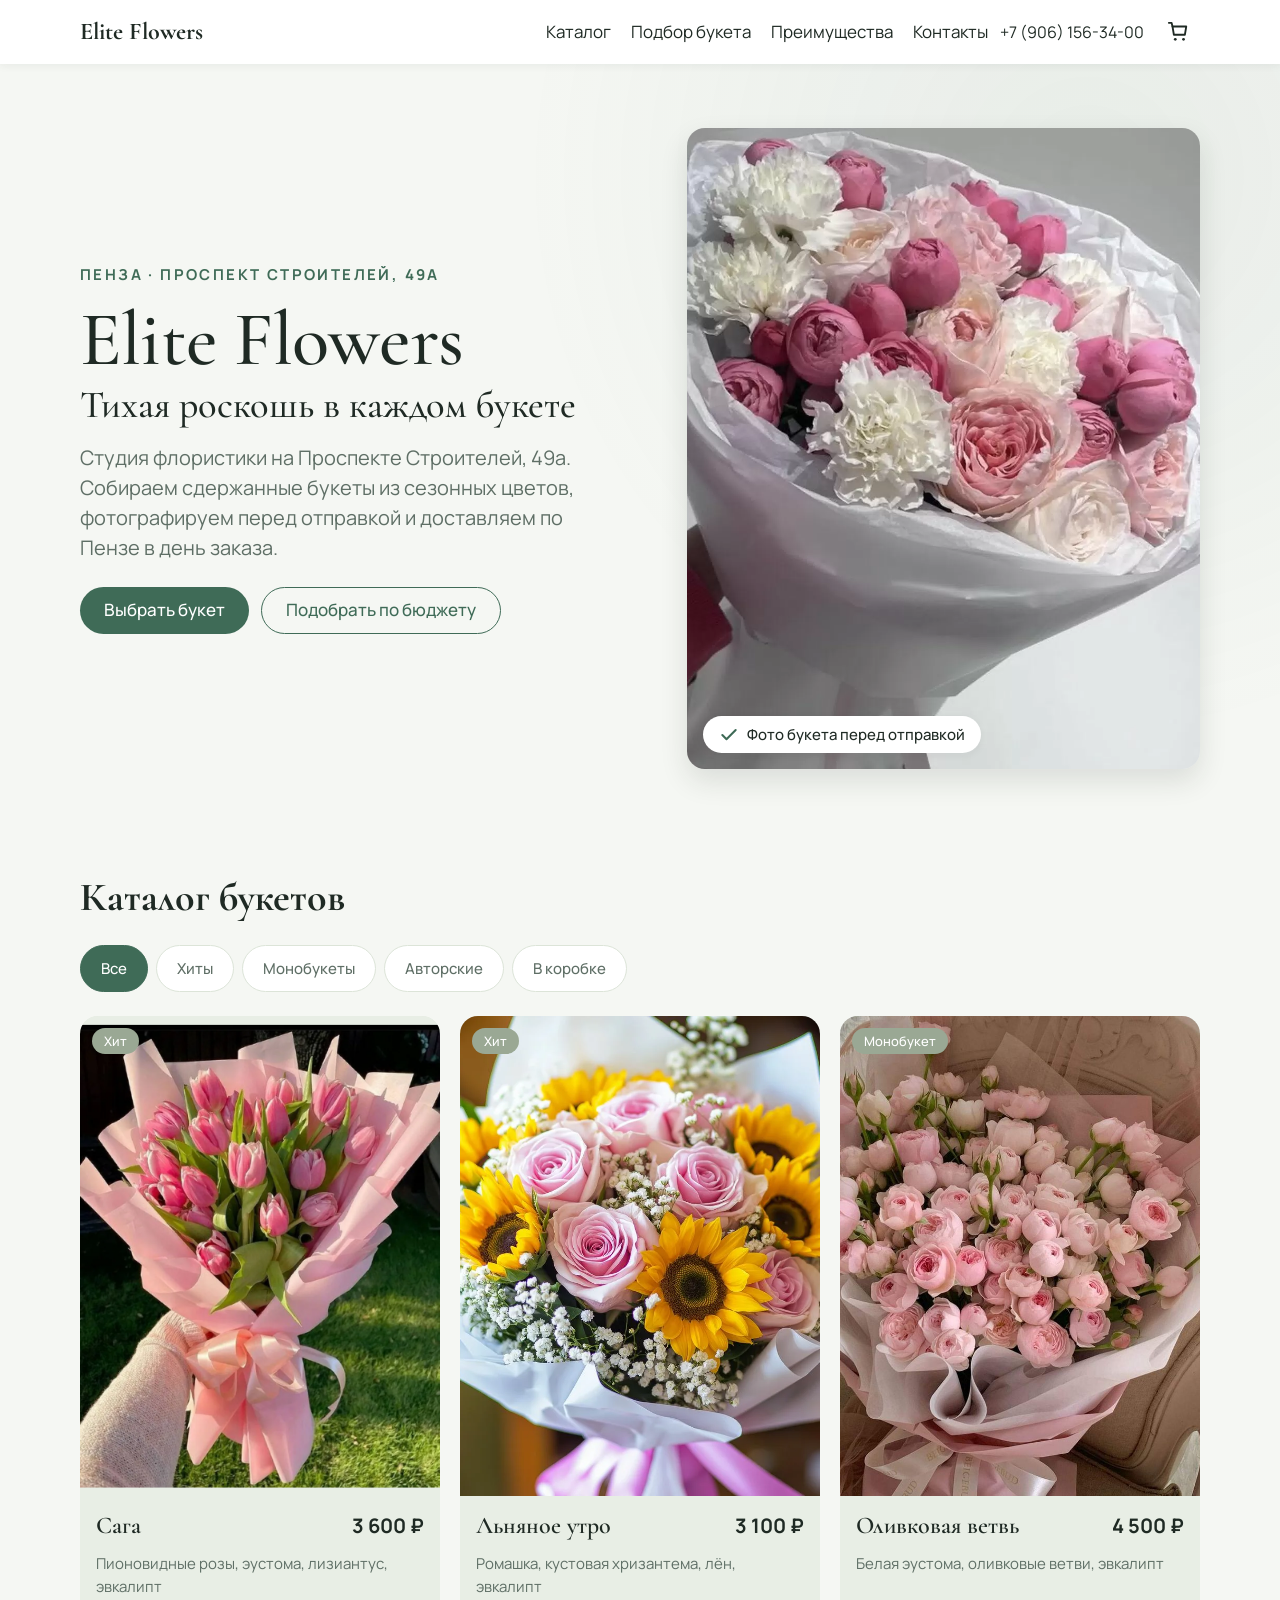
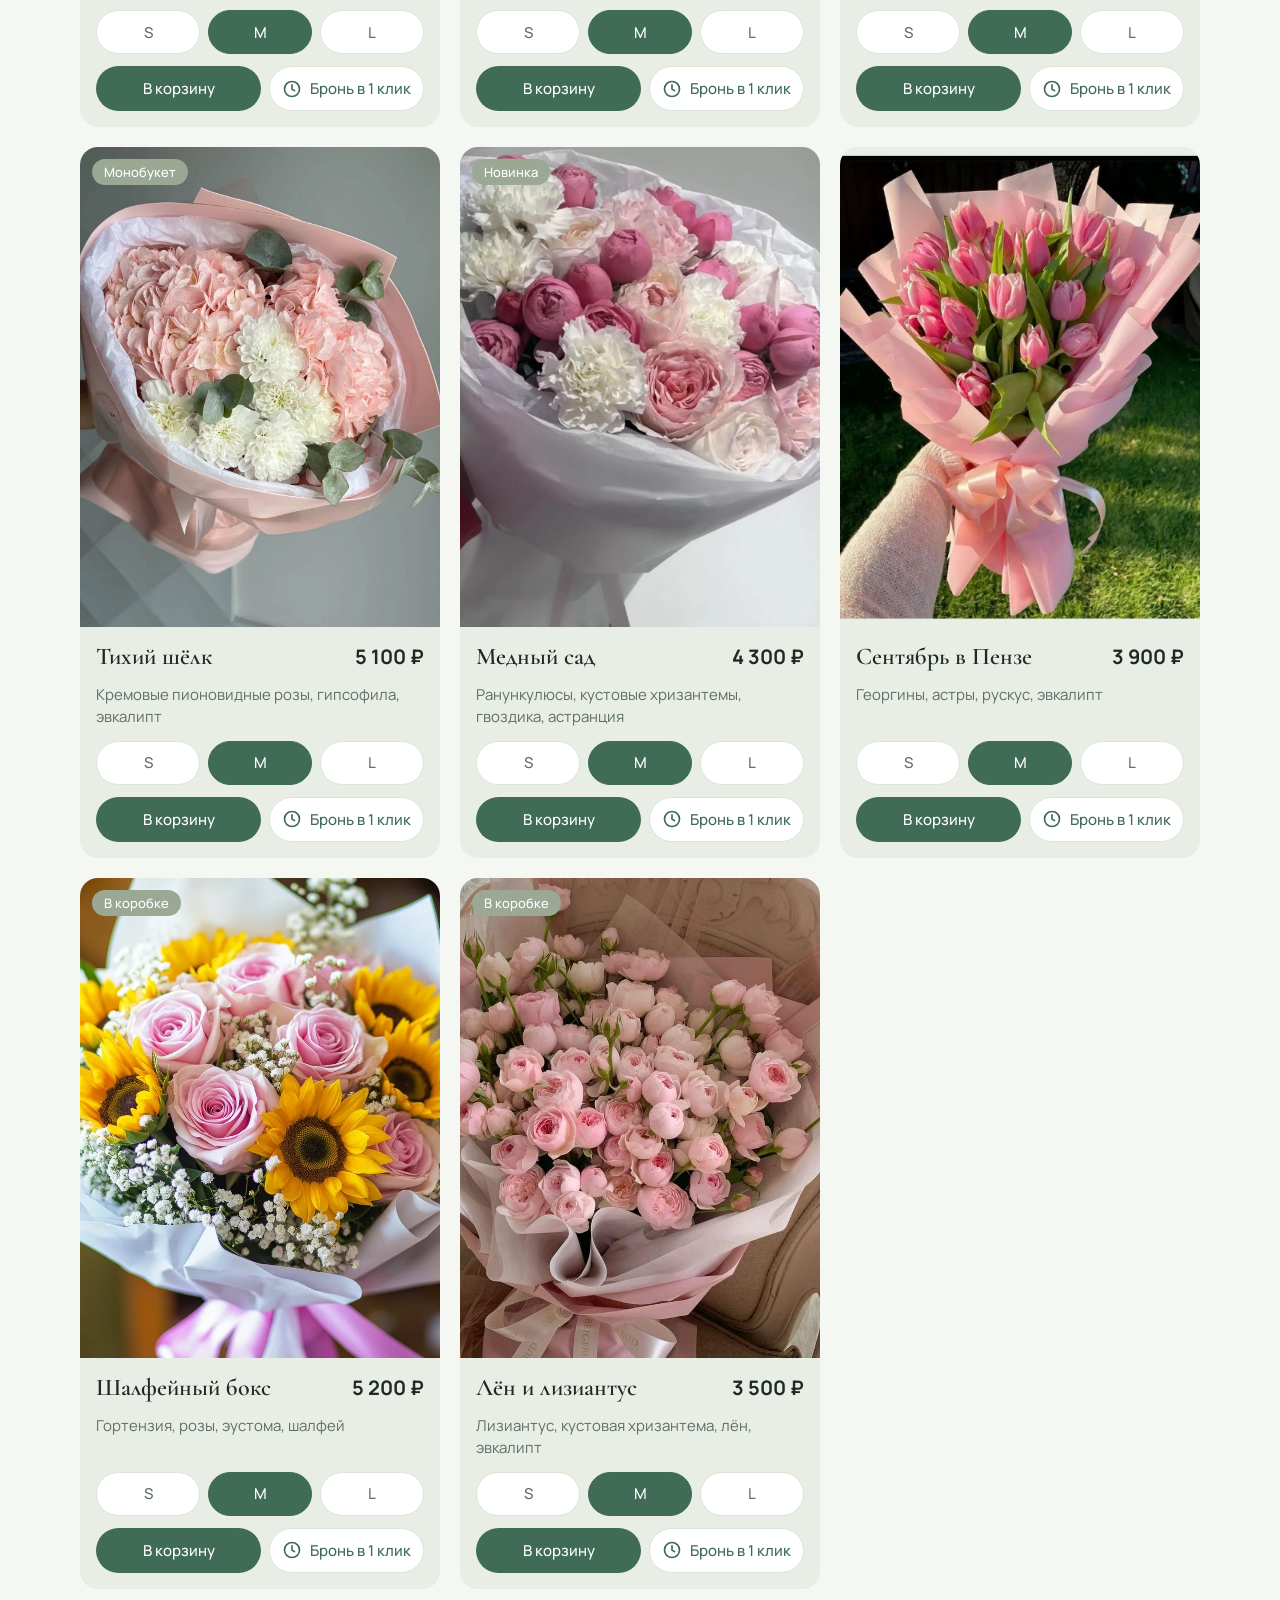
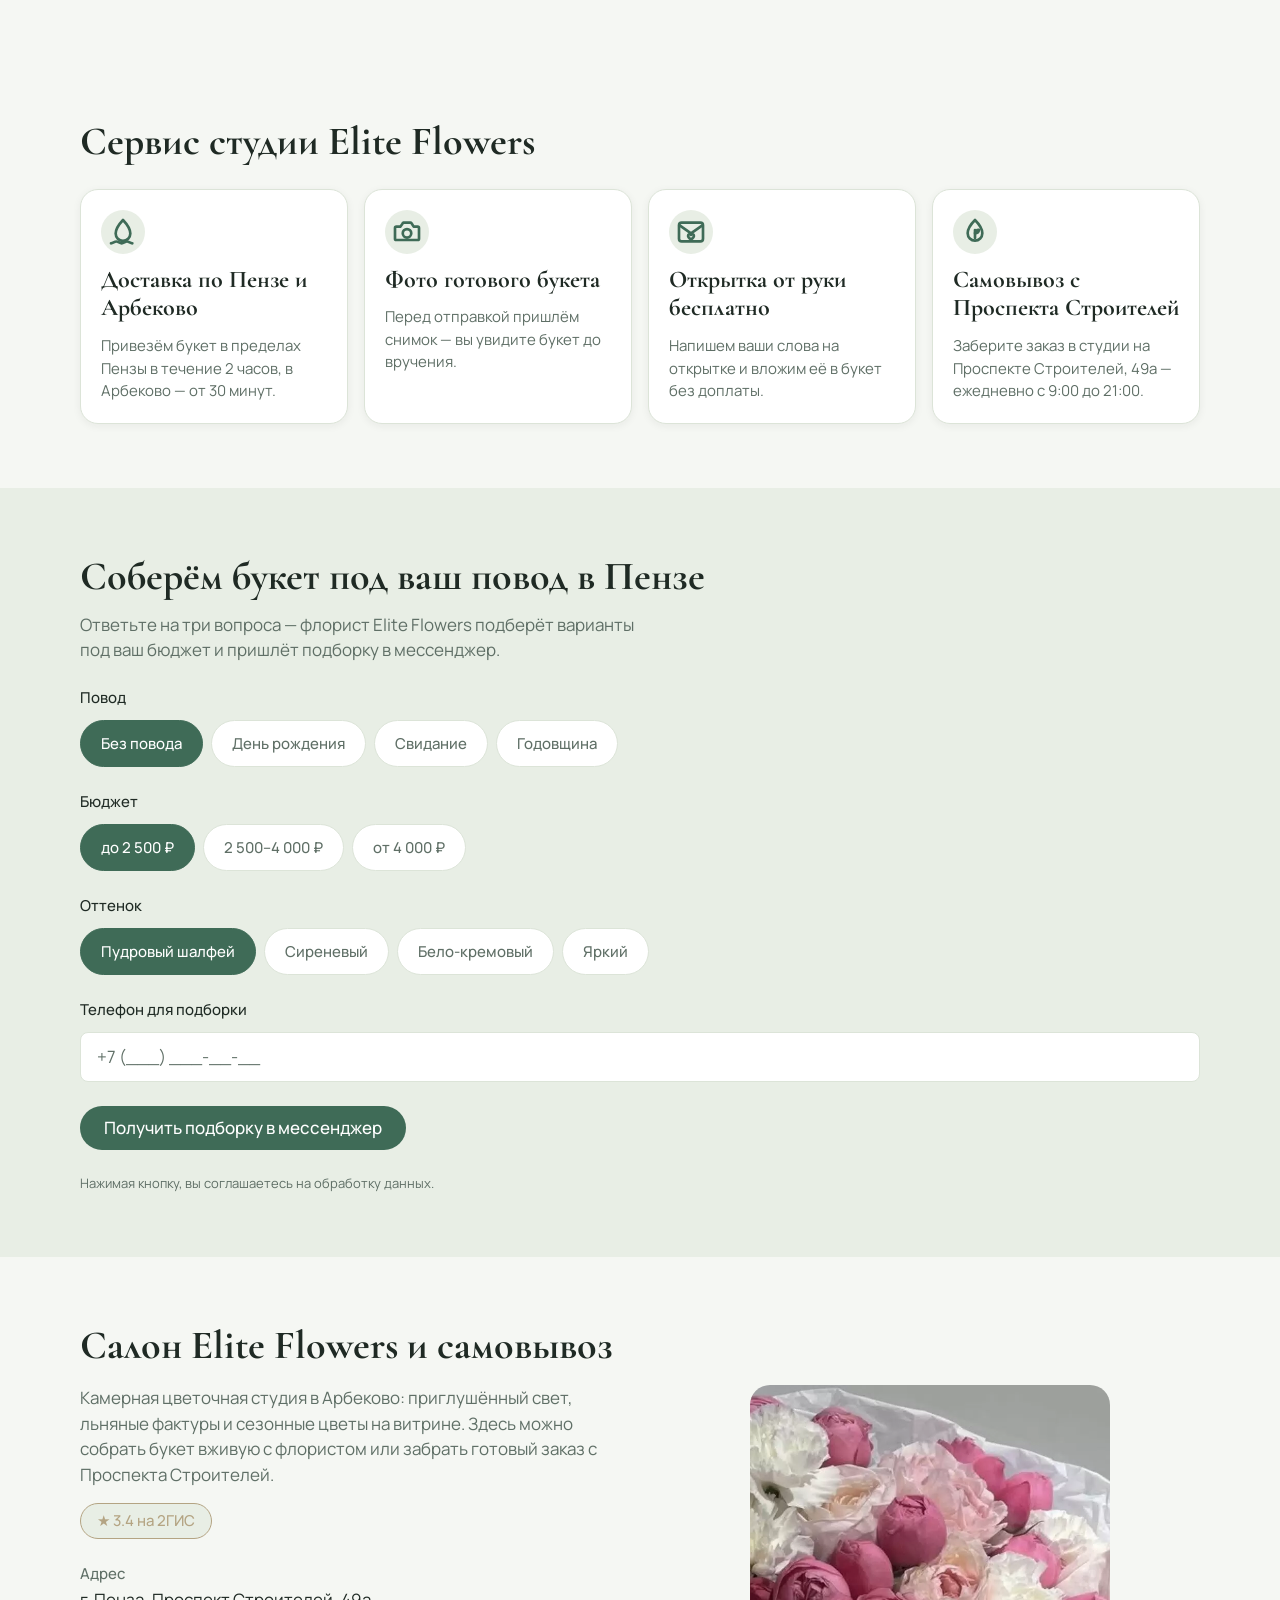
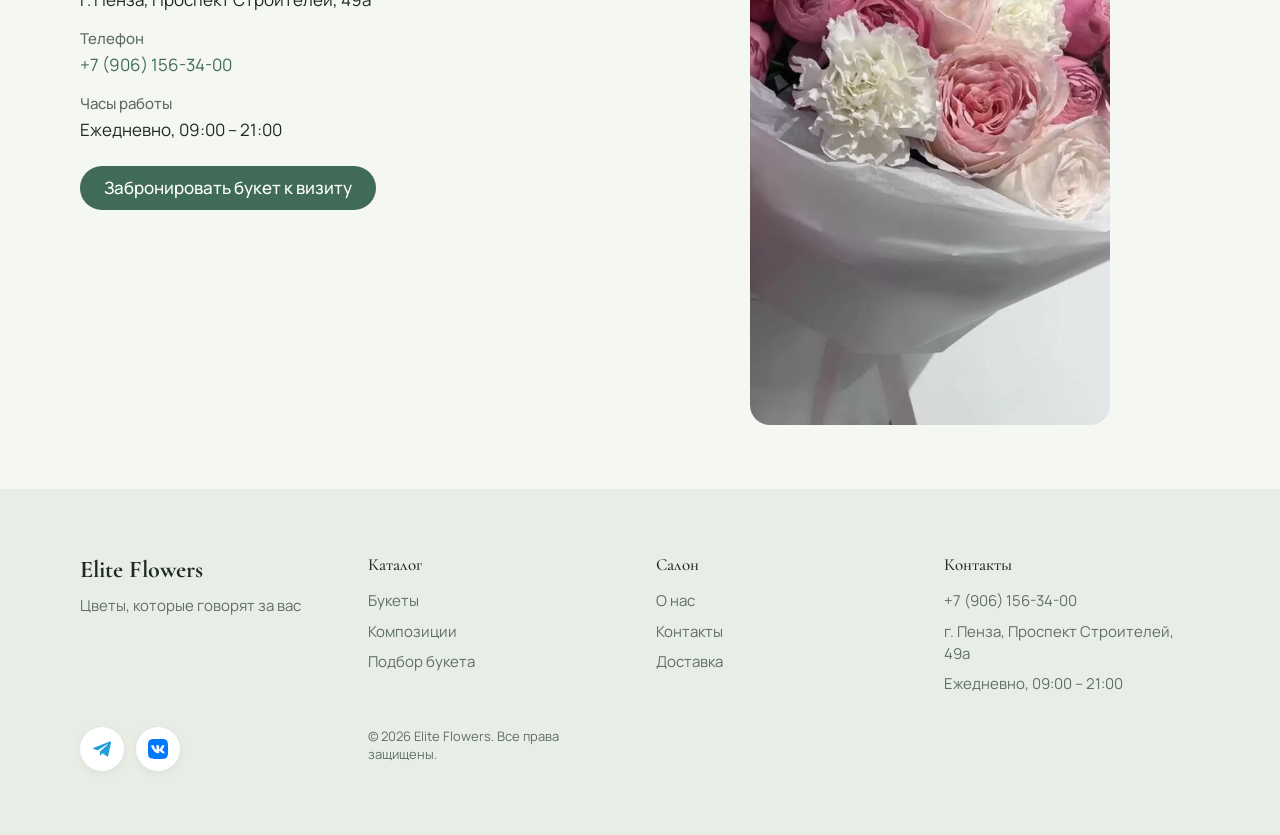
<file: elite-flowers-penza/index.html>
<!DOCTYPE html>
<html lang="ru">
<head>
  <meta charset="UTF-8">
  <meta name="viewport" content="width=device-width, initial-scale=1.0">
  <title>Elite Flowers — цветочная студия в Пензе</title>
  <meta name="description" content="Elite Flowers — цветочная студия в Пензе: сдержанные букеты из сезонных цветов, подбор под повод и бюджет, фото перед отправкой и доставка по Пензе.">
  <link rel="preconnect" href="https://fonts.googleapis.com">
  <link rel="preconnect" href="https://fonts.gstatic.com" crossorigin>
  <link rel="stylesheet" href="https://fonts.googleapis.com/css2?family=Cormorant+Garamond:wght@400;500;600;700&family=Manrope:wght@400;500;600;700&display=swap">
  <link rel="stylesheet" href="css/reset.css">
  <link rel="stylesheet" href="css/variables.css">
  <link rel="stylesheet" href="css/style.css">
</head>
<body id="top">

  <!-- Шапка сайта -->
  <header class="header">
    <div class="header__inner container">
      <a class="header__logo" href="#top">
        <span class="header__logo-text">Elite Flowers</span>
      </a>

      <button class="header__burger" type="button" aria-label="Открыть меню" aria-expanded="false" aria-controls="site-nav">
        <span class="header__burger-line"></span>
        <span class="header__burger-line"></span>
        <span class="header__burger-line"></span>
      </button>

      <nav class="header__nav" id="site-nav" aria-label="Основная навигация">
        <ul class="header__nav-list">
          <li class="header__nav-item">
            <a class="header__nav-link" href="#catalog">Каталог</a>
          </li>
          <li class="header__nav-item">
            <a class="header__nav-link" href="#match">Подбор букета</a>
          </li>
          <li class="header__nav-item">
            <a class="header__nav-link" href="#advantages">Преимущества</a>
          </li>
          <li class="header__nav-item">
            <a class="header__nav-link" href="#contacts">Контакты</a>
          </li>
        </ul>
      </nav>

      <a class="header__phone" href="tel:+79061563400">+7 (906) 156-34-00</a>

      <button class="header__cart" type="button" data-cart-open aria-label="Открыть корзину" aria-controls="cart">
        <svg class="header__cart-icon" viewBox="0 0 24 24" width="22" height="22" aria-hidden="true" focusable="false">
          <path d="M6 6h15l-1.5 9h-12z" fill="none" stroke="currentColor" stroke-width="2" stroke-linecap="round" stroke-linejoin="round"/>
          <circle cx="9" cy="20" r="1.5" fill="currentColor"/>
          <circle cx="18" cy="20" r="1.5" fill="currentColor"/>
          <path d="M6 6 5 2H2" fill="none" stroke="currentColor" stroke-width="2" stroke-linecap="round" stroke-linejoin="round"/>
        </svg>
        <span class="header__cart-badge" data-cart-count="0" hidden>0</span>
      </button>
    </div>
  </header>

  <main>

    <!-- Первый экран -->
    <section class="hero" id="hero">
      <div class="hero__inner container">
        <div class="hero__content">
          <span class="hero__eyebrow">Пенза · Проспект Строителей, 49а</span>
          <h1 class="hero__title">Elite Flowers<span class="hero__title-sub">Тихая роскошь в каждом букете</span></h1>
          <p class="hero__subtitle">Студия флористики на Проспекте Строителей, 49а. Собираем сдержанные букеты из сезонных цветов, фотографируем перед отправкой и доставляем по Пензе в день заказа.</p>
          <div class="hero__actions">
            <a class="btn btn--primary" href="#catalog">Выбрать букет</a>
            <a class="btn btn--ghost" href="#match">Подобрать по бюджету</a>
          </div>
        </div>
        <div class="hero__media">
          <img class="hero__image" src="photos/photo_2026-11-07_14-07-28.jpg" alt="Букеты студии Elite Flowers в Пензе" width="1000" height="1250" loading="eager" decoding="async">
          <p class="hero__badge">
            <svg class="hero__badge-icon" viewBox="0 0 24 24" width="20" height="20" aria-hidden="true" focusable="false">
              <path d="M20 6 9 17l-5-5" fill="none" stroke="currentColor" stroke-width="2.5" stroke-linecap="round" stroke-linejoin="round"/>
            </svg>
            <span class="hero__badge-text">Фото букета перед отправкой</span>
          </p>
        </div>
      </div>
    </section>

    <!-- Каталог -->
    <section class="catalog" id="catalog">
      <div class="container">
        <h2 class="catalog__title">Каталог букетов</h2>

        <div class="catalog__tabs" role="tablist" aria-label="Фильтры каталога">
          <button class="catalog__tab catalog__tab--active" type="button" role="tab" data-filter="all" aria-selected="true">Все</button>
          <button class="catalog__tab" type="button" role="tab" data-filter="hits" aria-selected="false">Хиты</button>
          <button class="catalog__tab" type="button" role="tab" data-filter="mono" aria-selected="false">Монобукеты</button>
          <button class="catalog__tab" type="button" role="tab" data-filter="author" aria-selected="false">Авторские</button>
          <button class="catalog__tab" type="button" role="tab" data-filter="box" aria-selected="false">В коробке</button>
        </div>

        <div class="catalog__grid">
          <article class="card" data-category="hits" data-selected-size="m" data-id="sage-saga" data-title="Сага">
            <div class="card__media">
              <img class="card__image" src="photos/photo_2026-11-09_09-19-30.jpg" alt="Букет «Сага» с пионовидными розами и эустомой в шалфейных тонах" width="800" height="1000" loading="lazy" decoding="async">
              <span class="card__badge">Хит</span>
            </div>
            <div class="card__body">
              <div class="card__head">
                <h3 class="card__title">Сага</h3>
                <p class="card__price" data-price-value="3600">3&nbsp;600&nbsp;₽</p>
              </div>
              <p class="card__composition">Пионовидные розы, эустома, лизиантус, эвкалипт</p>
              <div class="card__sizes" role="group" aria-label="Размер букета «Сага»">
                <button class="card__size" type="button" data-size="s" data-price="2700" aria-pressed="false">S</button>
                <button class="card__size card__size--active" type="button" data-size="m" data-price="3600" aria-pressed="true">M</button>
                <button class="card__size" type="button" data-size="l" data-price="4900" aria-pressed="false">L</button>
              </div>
              <div class="card__actions">
                <button class="card__btn" type="button" data-cart-add>В корзину</button>
                <button class="card__book" type="button" data-book-open aria-label="Бронь в 1 клик: Сага">
                  <svg class="card__book-icon" viewBox="0 0 24 24" width="20" height="20" aria-hidden="true" focusable="false">
                    <circle cx="12" cy="12" r="9" fill="none" stroke="currentColor" stroke-width="2"/>
                    <path d="M12 7v5l3 2" fill="none" stroke="currentColor" stroke-width="2" stroke-linecap="round" stroke-linejoin="round"/>
                  </svg>
                  <span class="card__book-text">Бронь в 1 клик</span>
                </button>
              </div>
            </div>
          </article>

          <article class="card" data-category="hits" data-selected-size="m" data-id="lenyanoe-utro" data-title="Льняное утро">
            <div class="card__media">
              <img class="card__image" src="photos/photo_2026-11-17_12-26-32.jpg" alt="Полевой букет «Льняное утро» с ромашками и льном" width="800" height="1000" loading="lazy" decoding="async">
              <span class="card__badge">Хит</span>
            </div>
            <div class="card__body">
              <div class="card__head">
                <h3 class="card__title">Льняное утро</h3>
                <p class="card__price" data-price-value="3100">3&nbsp;100&nbsp;₽</p>
              </div>
              <p class="card__composition">Ромашка, кустовая хризантема, лён, эвкалипт</p>
              <div class="card__sizes" role="group" aria-label="Размер букета «Льняное утро»">
                <button class="card__size" type="button" data-size="s" data-price="2200" aria-pressed="false">S</button>
                <button class="card__size card__size--active" type="button" data-size="m" data-price="3100" aria-pressed="true">M</button>
                <button class="card__size" type="button" data-size="l" data-price="4300" aria-pressed="false">L</button>
              </div>
              <div class="card__actions">
                <button class="card__btn" type="button" data-cart-add>В корзину</button>
                <button class="card__book" type="button" data-book-open aria-label="Бронь в 1 клик: Льняное утро">
                  <svg class="card__book-icon" viewBox="0 0 24 24" width="20" height="20" aria-hidden="true" focusable="false">
                    <circle cx="12" cy="12" r="9" fill="none" stroke="currentColor" stroke-width="2"/>
                    <path d="M12 7v5l3 2" fill="none" stroke="currentColor" stroke-width="2" stroke-linecap="round" stroke-linejoin="round"/>
                  </svg>
                  <span class="card__book-text">Бронь в 1 клик</span>
                </button>
              </div>
            </div>
          </article>

          <article class="card" data-category="mono" data-selected-size="m" data-id="olivkovaya-vetv" data-title="Оливковая ветвь">
            <div class="card__media">
              <img class="card__image" src="photos/photo_2026-11-21_12-21-20.jpg" alt="Монобукет «Оливковая ветвь» из белой эустомы с оливковой зеленью" width="800" height="1000" loading="lazy" decoding="async">
              <span class="card__badge">Монобукет</span>
            </div>
            <div class="card__body">
              <div class="card__head">
                <h3 class="card__title">Оливковая ветвь</h3>
                <p class="card__price" data-price-value="4500">4&nbsp;500&nbsp;₽</p>
              </div>
              <p class="card__composition">Белая эустома, оливковые ветви, эвкалипт</p>
              <div class="card__sizes" role="group" aria-label="Размер букета «Оливковая ветвь»">
                <button class="card__size" type="button" data-size="s" data-price="3400" aria-pressed="false">S</button>
                <button class="card__size card__size--active" type="button" data-size="m" data-price="4500" aria-pressed="true">M</button>
                <button class="card__size" type="button" data-size="l" data-price="5900" aria-pressed="false">L</button>
              </div>
              <div class="card__actions">
                <button class="card__btn" type="button" data-cart-add>В корзину</button>
                <button class="card__book" type="button" data-book-open aria-label="Бронь в 1 клик: Оливковая ветвь">
                  <svg class="card__book-icon" viewBox="0 0 24 24" width="20" height="20" aria-hidden="true" focusable="false">
                    <circle cx="12" cy="12" r="9" fill="none" stroke="currentColor" stroke-width="2"/>
                    <path d="M12 7v5l3 2" fill="none" stroke="currentColor" stroke-width="2" stroke-linecap="round" stroke-linejoin="round"/>
                  </svg>
                  <span class="card__book-text">Бронь в 1 клик</span>
                </button>
              </div>
            </div>
          </article>

          <article class="card" data-category="mono" data-selected-size="m" data-id="tikhiy-shelk" data-title="Тихий шёлк">
            <div class="card__media">
              <img class="card__image" src="photos/photo_2026-11-21_18-42-05.jpg" alt="Монобукет «Тихий шёлк» из кремовых пионовидных роз" width="800" height="1000" loading="lazy" decoding="async">
              <span class="card__badge">Монобукет</span>
            </div>
            <div class="card__body">
              <div class="card__head">
                <h3 class="card__title">Тихий шёлк</h3>
                <p class="card__price" data-price-value="5100">5&nbsp;100&nbsp;₽</p>
              </div>
              <p class="card__composition">Кремовые пионовидные розы, гипсофила, эвкалипт</p>
              <div class="card__sizes" role="group" aria-label="Размер букета «Тихий шёлк»">
                <button class="card__size" type="button" data-size="s" data-price="3900" aria-pressed="false">S</button>
                <button class="card__size card__size--active" type="button" data-size="m" data-price="5100" aria-pressed="true">M</button>
                <button class="card__size" type="button" data-size="l" data-price="6700" aria-pressed="false">L</button>
              </div>
              <div class="card__actions">
                <button class="card__btn" type="button" data-cart-add>В корзину</button>
                <button class="card__book" type="button" data-book-open aria-label="Бронь в 1 клик: Тихий шёлк">
                  <svg class="card__book-icon" viewBox="0 0 24 24" width="20" height="20" aria-hidden="true" focusable="false">
                    <circle cx="12" cy="12" r="9" fill="none" stroke="currentColor" stroke-width="2"/>
                    <path d="M12 7v5l3 2" fill="none" stroke="currentColor" stroke-width="2" stroke-linecap="round" stroke-linejoin="round"/>
                  </svg>
                  <span class="card__book-text">Бронь в 1 клик</span>
                </button>
              </div>
            </div>
          </article>

          <article class="card" data-category="author" data-selected-size="m" data-id="mednyy-sad" data-title="Медный сад">
            <div class="card__media">
              <img class="card__image" src="photos/photo_2026-11-07_14-07-28.jpg" alt="Авторский букет «Медный сад» с ранункулюсами и астранцией" width="800" height="1000" loading="lazy" decoding="async">
              <span class="card__badge">Новинка</span>
            </div>
            <div class="card__body">
              <div class="card__head">
                <h3 class="card__title">Медный сад</h3>
                <p class="card__price" data-price-value="4300">4&nbsp;300&nbsp;₽</p>
              </div>
              <p class="card__composition">Ранункулюсы, кустовые хризантемы, гвоздика, астранция</p>
              <div class="card__sizes" role="group" aria-label="Размер букета «Медный сад»">
                <button class="card__size" type="button" data-size="s" data-price="3200" aria-pressed="false">S</button>
                <button class="card__size card__size--active" type="button" data-size="m" data-price="4300" aria-pressed="true">M</button>
                <button class="card__size" type="button" data-size="l" data-price="5600" aria-pressed="false">L</button>
              </div>
              <div class="card__actions">
                <button class="card__btn" type="button" data-cart-add>В корзину</button>
                <button class="card__book" type="button" data-book-open aria-label="Бронь в 1 клик: Медный сад">
                  <svg class="card__book-icon" viewBox="0 0 24 24" width="20" height="20" aria-hidden="true" focusable="false">
                    <circle cx="12" cy="12" r="9" fill="none" stroke="currentColor" stroke-width="2"/>
                    <path d="M12 7v5l3 2" fill="none" stroke="currentColor" stroke-width="2" stroke-linecap="round" stroke-linejoin="round"/>
                  </svg>
                  <span class="card__book-text">Бронь в 1 клик</span>
                </button>
              </div>
            </div>
          </article>

          <article class="card" data-category="author" data-selected-size="m" data-id="sentyabr-v-penze" data-title="Сентябрь в Пензе">
            <div class="card__media">
              <img class="card__image" src="photos/photo_2026-11-09_09-19-30.jpg" alt="Авторский букет «Сентябрь в Пензе» с георгинами и астрами" width="800" height="1000" loading="lazy" decoding="async">
            </div>
            <div class="card__body">
              <div class="card__head">
                <h3 class="card__title">Сентябрь в Пензе</h3>
                <p class="card__price" data-price-value="3900">3&nbsp;900&nbsp;₽</p>
              </div>
              <p class="card__composition">Георгины, астры, рускус, эвкалипт</p>
              <div class="card__sizes" role="group" aria-label="Размер букета «Сентябрь в Пензе»">
                <button class="card__size" type="button" data-size="s" data-price="2900" aria-pressed="false">S</button>
                <button class="card__size card__size--active" type="button" data-size="m" data-price="3900" aria-pressed="true">M</button>
                <button class="card__size" type="button" data-size="l" data-price="5200" aria-pressed="false">L</button>
              </div>
              <div class="card__actions">
                <button class="card__btn" type="button" data-cart-add>В корзину</button>
                <button class="card__book" type="button" data-book-open aria-label="Бронь в 1 клик: Сентябрь в Пензе">
                  <svg class="card__book-icon" viewBox="0 0 24 24" width="20" height="20" aria-hidden="true" focusable="false">
                    <circle cx="12" cy="12" r="9" fill="none" stroke="currentColor" stroke-width="2"/>
                    <path d="M12 7v5l3 2" fill="none" stroke="currentColor" stroke-width="2" stroke-linecap="round" stroke-linejoin="round"/>
                  </svg>
                  <span class="card__book-text">Бронь в 1 клик</span>
                </button>
              </div>
            </div>
          </article>

          <article class="card" data-category="box" data-selected-size="m" data-id="shalfeynyy-boks" data-title="Шалфейный бокс">
            <div class="card__media">
              <img class="card__image" src="photos/photo_2026-11-17_12-26-32.jpg" alt="Композиция «Шалфейный бокс» с гортензией и розами в коробке" width="800" height="1000" loading="lazy" decoding="async">
              <span class="card__badge">В коробке</span>
            </div>
            <div class="card__body">
              <div class="card__head">
                <h3 class="card__title">Шалфейный бокс</h3>
                <p class="card__price" data-price-value="5200">5&nbsp;200&nbsp;₽</p>
              </div>
              <p class="card__composition">Гортензия, розы, эустома, шалфей</p>
              <div class="card__sizes" role="group" aria-label="Размер букета «Шалфейный бокс»">
                <button class="card__size" type="button" data-size="s" data-price="4000" aria-pressed="false">S</button>
                <button class="card__size card__size--active" type="button" data-size="m" data-price="5200" aria-pressed="true">M</button>
                <button class="card__size" type="button" data-size="l" data-price="6800" aria-pressed="false">L</button>
              </div>
              <div class="card__actions">
                <button class="card__btn" type="button" data-cart-add>В корзину</button>
                <button class="card__book" type="button" data-book-open aria-label="Бронь в 1 клик: Шалфейный бокс">
                  <svg class="card__book-icon" viewBox="0 0 24 24" width="20" height="20" aria-hidden="true" focusable="false">
                    <circle cx="12" cy="12" r="9" fill="none" stroke="currentColor" stroke-width="2"/>
                    <path d="M12 7v5l3 2" fill="none" stroke="currentColor" stroke-width="2" stroke-linecap="round" stroke-linejoin="round"/>
                  </svg>
                  <span class="card__book-text">Бронь в 1 клик</span>
                </button>
              </div>
            </div>
          </article>

          <article class="card" data-category="box" data-selected-size="m" data-id="len-i-lizianthus" data-title="Лён и лизиантус">
            <div class="card__media">
              <img class="card__image" src="photos/photo_2026-11-21_12-21-20.jpg" alt="Композиция «Лён и лизиантус» в коробке с нежными цветами" width="800" height="1000" loading="lazy" decoding="async">
              <span class="card__badge">В коробке</span>
            </div>
            <div class="card__body">
              <div class="card__head">
                <h3 class="card__title">Лён и лизиантус</h3>
                <p class="card__price" data-price-value="3500">3&nbsp;500&nbsp;₽</p>
              </div>
              <p class="card__composition">Лизиантус, кустовая хризантема, лён, эвкалипт</p>
              <div class="card__sizes" role="group" aria-label="Размер букета «Лён и лизиантус»">
                <button class="card__size" type="button" data-size="s" data-price="2600" aria-pressed="false">S</button>
                <button class="card__size card__size--active" type="button" data-size="m" data-price="3500" aria-pressed="true">M</button>
                <button class="card__size" type="button" data-size="l" data-price="4700" aria-pressed="false">L</button>
              </div>
              <div class="card__actions">
                <button class="card__btn" type="button" data-cart-add>В корзину</button>
                <button class="card__book" type="button" data-book-open aria-label="Бронь в 1 клик: Лён и лизиантус">
                  <svg class="card__book-icon" viewBox="0 0 24 24" width="20" height="20" aria-hidden="true" focusable="false">
                    <circle cx="12" cy="12" r="9" fill="none" stroke="currentColor" stroke-width="2"/>
                    <path d="M12 7v5l3 2" fill="none" stroke="currentColor" stroke-width="2" stroke-linecap="round" stroke-linejoin="round"/>
                  </svg>
                  <span class="card__book-text">Бронь в 1 клик</span>
                </button>
              </div>
            </div>
          </article>
        </div>
      </div>
    </section>

    <!-- Преимущества -->
    <section class="advantages" id="advantages">
      <div class="container">
        <h2 class="advantages__title">Сервис студии Elite Flowers</h2>

        <ul class="advantages__list">
          <li class="advantages__item">
            <div class="advantages__icon">
              <img src="assets/icons/icon-delivery.svg" alt="" width="32" height="32">
            </div>
            <h3 class="advantages__item-title">Доставка по Пензе и Арбеково</h3>
            <p class="advantages__text">Привезём букет в пределах Пензы в течение 2 часов, в Арбеково — от 30 минут.</p>
          </li>

          <li class="advantages__item">
            <div class="advantages__icon">
              <img src="assets/icons/icon-photo.svg" alt="" width="32" height="32">
            </div>
            <h3 class="advantages__item-title">Фото готового букета</h3>
            <p class="advantages__text">Перед отправкой пришлём снимок — вы увидите букет до вручения.</p>
          </li>

          <li class="advantages__item">
            <div class="advantages__icon">
              <img src="assets/icons/icon-card.svg" alt="" width="32" height="32">
            </div>
            <h3 class="advantages__item-title">Открытка от руки бесплатно</h3>
            <p class="advantages__text">Напишем ваши слова на открытке и вложим её в букет без доплаты.</p>
          </li>

          <li class="advantages__item">
            <div class="advantages__icon">
              <img src="assets/icons/icon-care.svg" alt="" width="32" height="32">
            </div>
            <h3 class="advantages__item-title">Самовывоз с Проспекта Строителей</h3>
            <p class="advantages__text">Заберите заказ в студии на Проспекте Строителей, 49а — ежедневно с 9:00 до 21:00.</p>
          </li>
        </ul>
      </div>
    </section>

    <!-- Подбор букета -->
    <section class="match" id="match">
      <div class="container">
        <h2 class="match__title">Соберём букет под ваш повод в Пензе</h2>
        <p class="match__subtitle">Ответьте на три вопроса — флорист Elite Flowers подберёт варианты под ваш бюджет и пришлёт подборку в мессенджер.</p>

        <form class="match__form" action="#" method="post">
          <div class="match__field">
            <span class="match__label">Повод</span>
            <div class="match__chips" role="group" aria-label="Повод">
              <button class="match__chip match__chip--active" type="button" data-value="none" aria-pressed="true">Без повода</button>
              <button class="match__chip" type="button" data-value="birthday" aria-pressed="false">День рождения</button>
              <button class="match__chip" type="button" data-value="date" aria-pressed="false">Свидание</button>
              <button class="match__chip" type="button" data-value="anniversary" aria-pressed="false">Годовщина</button>
            </div>
            <input class="match__value" type="hidden" name="occasion" value="none">
          </div>

          <div class="match__field">
            <span class="match__label">Бюджет</span>
            <div class="match__chips" role="group" aria-label="Бюджет">
              <button class="match__chip match__chip--active" type="button" data-value="low" aria-pressed="true">до 2 500 ₽</button>
              <button class="match__chip" type="button" data-value="mid" aria-pressed="false">2 500–4 000 ₽</button>
              <button class="match__chip" type="button" data-value="high" aria-pressed="false">от 4 000 ₽</button>
            </div>
            <input class="match__value" type="hidden" name="budget" value="low">
          </div>

          <div class="match__field">
            <span class="match__label">Оттенок</span>
            <div class="match__chips" role="group" aria-label="Оттенок">
              <button class="match__chip match__chip--active" type="button" data-value="powder" aria-pressed="true">Пудровый шалфей</button>
              <button class="match__chip" type="button" data-value="lilac" aria-pressed="false">Сиреневый</button>
              <button class="match__chip" type="button" data-value="cream" aria-pressed="false">Бело-кремовый</button>
              <button class="match__chip" type="button" data-value="bright" aria-pressed="false">Яркий</button>
            </div>
            <input class="match__value" type="hidden" name="shade" value="powder">
          </div>

          <div class="match__field">
            <label class="match__label" for="match-phone">Телефон для подборки</label>
            <input class="match__phone" id="match-phone" name="phone" type="tel" inputmode="tel" autocomplete="tel" placeholder="+7 (___) ___-__-__" maxlength="18" required>
          </div>

          <button class="btn btn--primary match__btn" type="submit">Получить подборку в мессенджер</button>
          <p class="match__note">Нажимая кнопку, вы соглашаетесь на обработку данных.</p>
        </form>
      </div>
    </section>

    <!-- Салон и самовывоз -->
    <section class="salon" id="contacts">
      <div class="container">
        <h2 class="salon__title">Салон Elite Flowers и самовывоз</h2>

        <div class="salon__grid">
          <div class="salon__content">
            <p class="salon__text">Камерная цветочная студия в Арбеково: приглушённый свет, льняные фактуры и сезонные цветы на витрине. Здесь можно собрать букет вживую с флористом или забрать готовый заказ с Проспекта Строителей.</p>

            <p class="salon__rating">★ 3.4 на 2ГИС</p>

            <ul class="salon__list">
              <li class="salon__item">
                <span class="salon__label">Адрес</span>
                <span class="salon__value">г. Пенза, Проспект Строителей, 49а</span>
              </li>
              <li class="salon__item">
                <span class="salon__label">Телефон</span>
                <a class="salon__value salon__link" href="tel:+79061563400">+7 (906) 156-34-00</a>
              </li>
              <li class="salon__item">
                <span class="salon__label">Часы работы</span>
                <span class="salon__value">Ежедневно, 09:00 – 21:00</span>
              </li>
            </ul>

            <button class="btn btn--primary salon__btn" type="button" data-book-open>Забронировать букет к визиту</button>
          </div>

          <div class="salon__media">
            <div class="salon__video">
              <img class="salon__video-player" src="photos/photo_2026-11-07_14-07-28.jpg" alt="Букеты студии Elite Flowers" loading="eager" decoding="async">
            </div>
          </div>
        </div>
      </div>
    </section>

  </main>

  <!-- Подвал -->
  <footer class="footer">
    <div class="footer__inner container">
      <div class="footer__brand">
        <span class="footer__logo">Elite Flowers</span>
        <p class="footer__tagline">Цветы, которые говорят за вас</p>
      </div>

      <div class="footer__col">
        <h2 class="footer__title">Каталог</h2>
        <ul class="footer__list">
          <li class="footer__item"><a class="footer__link" href="#catalog">Букеты</a></li>
          <li class="footer__item"><a class="footer__link" href="#catalog">Композиции</a></li>
          <li class="footer__item"><a class="footer__link" href="#match">Подбор букета</a></li>
        </ul>
      </div>

      <div class="footer__col">
        <h2 class="footer__title">Салон</h2>
        <ul class="footer__list">
          <li class="footer__item"><a class="footer__link" href="#advantages">О нас</a></li>
          <li class="footer__item"><a class="footer__link" href="#contacts">Контакты</a></li>
          <li class="footer__item"><a class="footer__link" href="#contacts">Доставка</a></li>
        </ul>
      </div>

      <div class="footer__col">
        <h2 class="footer__title">Контакты</h2>
        <ul class="footer__list">
          <li class="footer__item"><a class="footer__link" href="tel:+79061563400">+7 (906) 156-34-00</a></li>
          <li class="footer__item"><span class="footer__text">г. Пенза, Проспект Строителей, 49а</span></li>
          <li class="footer__item"><span class="footer__text">Ежедневно, 09:00 – 21:00</span></li>
        </ul>
      </div>

      <div class="footer__socials">
        <a class="footer__social-link" href="https://t.me/" aria-label="Написать нам в Telegram">
          <img src="assets/icons/icon-telegram.svg" alt="" width="24" height="24">
        </a>
        <a class="footer__social-link" href="https://vk.com/" aria-label="Написать нам во ВКонтакте">
          <img src="assets/icons/icon-vk.svg" alt="" width="24" height="24">
        </a>
      </div>

      <p class="footer__copyright">© 2026 Elite Flowers. Все права защищены.</p>
    </div>
  </footer>

  <!-- Мобильная нижняя навигация -->
  <nav class="bottom-bar" aria-label="Мобильная навигация">
    <ul class="bottom-bar__list">
      <li class="bottom-bar__item">
        <a class="bottom-bar__link" href="#catalog" aria-label="Каталог">
          <span class="bottom-bar__icon">
            <img src="assets/icons/icon-catalog.svg" alt="" width="24" height="24">
          </span>
          <span class="bottom-bar__label">Каталог</span>
        </a>
      </li>
      <li class="bottom-bar__item">
        <a class="bottom-bar__link" href="#match" aria-label="Подбор букета">
          <span class="bottom-bar__icon">
            <img src="assets/icons/icon-match.svg" alt="" width="24" height="24">
          </span>
          <span class="bottom-bar__label">Подбор</span>
        </a>
      </li>
      <li class="bottom-bar__item">
        <a class="bottom-bar__link" href="https://t.me/" aria-label="Мессенджер">
          <span class="bottom-bar__icon">
            <img src="assets/icons/icon-messenger.svg" alt="" width="24" height="24">
          </span>
          <span class="bottom-bar__label">Мессенджер</span>
        </a>
      </li>
      <li class="bottom-bar__item">
        <button class="bottom-bar__link" type="button" data-cart-open aria-label="Открыть корзину">
          <span class="bottom-bar__icon">
            <img src="assets/icons/icon-cart.svg" alt="" width="24" height="24">
            <span class="bottom-bar__badge" data-cart-count="0" hidden>0</span>
          </span>
          <span class="bottom-bar__label">Корзина</span>
        </button>
      </li>
    </ul>
  </nav>

  <!-- Корзина -->
  <div class="cart" id="cart" data-cart-panel hidden>
    <div class="cart__overlay" data-cart-close></div>
    <div class="cart__panel" role="dialog" aria-modal="true" aria-labelledby="cart-title">
      <span class="cart__handle" aria-hidden="true"></span>
      <div class="cart__head">
        <h2 class="cart__title" id="cart-title">Корзина</h2>
        <button class="cart__close" type="button" data-cart-close aria-label="Закрыть корзину">
          <svg viewBox="0 0 24 24" width="20" height="20" aria-hidden="true" focusable="false"><path d="M6 6l12 12M18 6 6 18" fill="none" stroke="currentColor" stroke-width="2" stroke-linecap="round"/></svg>
        </button>
      </div>
      <div class="cart__body">
        <ul class="cart__list" data-cart-list></ul>
        <p class="cart__empty" data-cart-empty>Ваша корзина пуста. Добавьте букет из каталога.</p>
      </div>
      <form class="cart__form" data-cart-form>
        <div class="cart__delivery" role="group" aria-label="Способ получения">
          <button class="cart__delivery-tab cart__delivery-tab--active" type="button" data-delivery="courier" aria-pressed="true">Доставка курьером</button>
          <button class="cart__delivery-tab" type="button" data-delivery="pickup" aria-pressed="false">Самовывоз из салона Elite Flowers</button>
        </div>
        <div class="cart__delivery-panel" data-delivery-panel="courier">
          <label class="cart__field">
            <span class="cart__label">Адрес доставки</span>
            <input class="cart__input" type="text" name="address" autocomplete="street-address" placeholder="Улица, дом, квартира">
          </label>
          <label class="cart__field">
            <span class="cart__label">Желаемое время доставки</span>
            <input class="cart__input" type="text" name="delivery-time" placeholder="Сегодня, 14:00–16:00" maxlength="40">
          </label>
        </div>
        <div class="cart__delivery-panel" data-delivery-panel="pickup" hidden>
          <label class="cart__field">
            <span class="cart__label">Удобное время визита</span>
            <input class="cart__input" type="text" name="visit-time" placeholder="Сегодня, 18:00" maxlength="40">
          </label>
        </div>
        <label class="cart__field">
          <span class="cart__label">Текст открытки (бесплатно)</span>
          <textarea class="cart__textarea" name="postcard" rows="3" maxlength="200" placeholder="Напишите пожелание — вложим открытку от руки"></textarea>
        </label>
        <div class="cart__summary">
          <span class="cart__summary-label">Итого</span>
          <span class="cart__summary-value" data-cart-total>0&nbsp;₽</span>
        </div>
        <button class="btn btn--primary cart__submit" type="submit">Оформить заказ</button>
        <p class="cart__note">Нажимая кнопку, вы соглашаетесь на обработку данных.</p>
      </form>
      <div class="cart__success" data-cart-success hidden>
        <span class="cart__success-icon" aria-hidden="true">
          <svg viewBox="0 0 48 48" width="48" height="48"><circle cx="24" cy="24" r="22" fill="none" stroke="currentColor" stroke-width="3"/><path d="M15 25l6 6 12-13" fill="none" stroke="currentColor" stroke-width="3" stroke-linecap="round" stroke-linejoin="round"/></svg>
        </span>
        <h3 class="cart__success-title">Заявка принята!</h3>
        <p class="cart__success-text">Флорист Elite Flowers свяжется с вами для подтверждения. Спасибо за заказ.</p>
        <button class="btn btn--ghost cart__success-btn" type="button" data-cart-close>Продолжить покупки</button>
      </div>
    </div>
  </div>

  <!-- Бронь в 1 клик -->
  <div class="book" id="book" data-book-panel hidden>
    <div class="book__overlay" data-book-close></div>
    <div class="book__dialog" role="dialog" aria-modal="true" aria-labelledby="book-title">
      <span class="book__handle" aria-hidden="true"></span>
      <div class="book__head">
        <h2 class="book__title" id="book-title">Бронь в 1 клик</h2>
        <button class="book__close" type="button" data-book-close aria-label="Закрыть форму брони">
          <svg viewBox="0 0 24 24" width="20" height="20" aria-hidden="true" focusable="false"><path d="M6 6l12 12M18 6 6 18" fill="none" stroke="currentColor" stroke-width="2" stroke-linecap="round"/></svg>
        </button>
      </div>
      <p class="book__summary">Букет «<span class="book__bouquet" data-book-bouquet>—</span>», размер <span class="book__size" data-book-size>—</span>.</p>
      <form class="book__form" data-book-form>
        <label class="book__field">
          <span class="book__label">Ваше имя</span>
          <input class="book__input" type="text" name="name" autocomplete="name" placeholder="Как к вам обращаться" required>
        </label>
        <label class="book__field">
          <span class="book__label">Телефон</span>
          <input class="book__input" type="tel" name="phone" inputmode="tel" autocomplete="tel" placeholder="+7 (___) ___-__-__" maxlength="18" required>
        </label>
        <button class="btn btn--primary book__submit" type="submit">Забронировать букет</button>
        <p class="book__note">Перезвоним в течение 15 минут и подтвердим бронь.</p>
      </form>
      <div class="book__success" data-book-success hidden>
        <span class="book__success-icon" aria-hidden="true">
          <svg viewBox="0 0 48 48" width="48" height="48"><circle cx="24" cy="24" r="22" fill="none" stroke="currentColor" stroke-width="3"/><path d="M15 25l6 6 12-13" fill="none" stroke="currentColor" stroke-width="3" stroke-linecap="round" stroke-linejoin="round"/></svg>
        </span>
        <h3 class="book__success-title">Бронь оформлена!</h3>
        <p class="book__success-text">Мы закрепили букет за вами. Флорист Elite Flowers свяжется с вами для подтверждения.</p>
        <button class="btn btn--ghost book__success-btn" type="button" data-book-close>Закрыть</button>
      </div>
    </div>
  </div>

  <script src="js/main.js" defer></script>
</body>
</html>
</file>
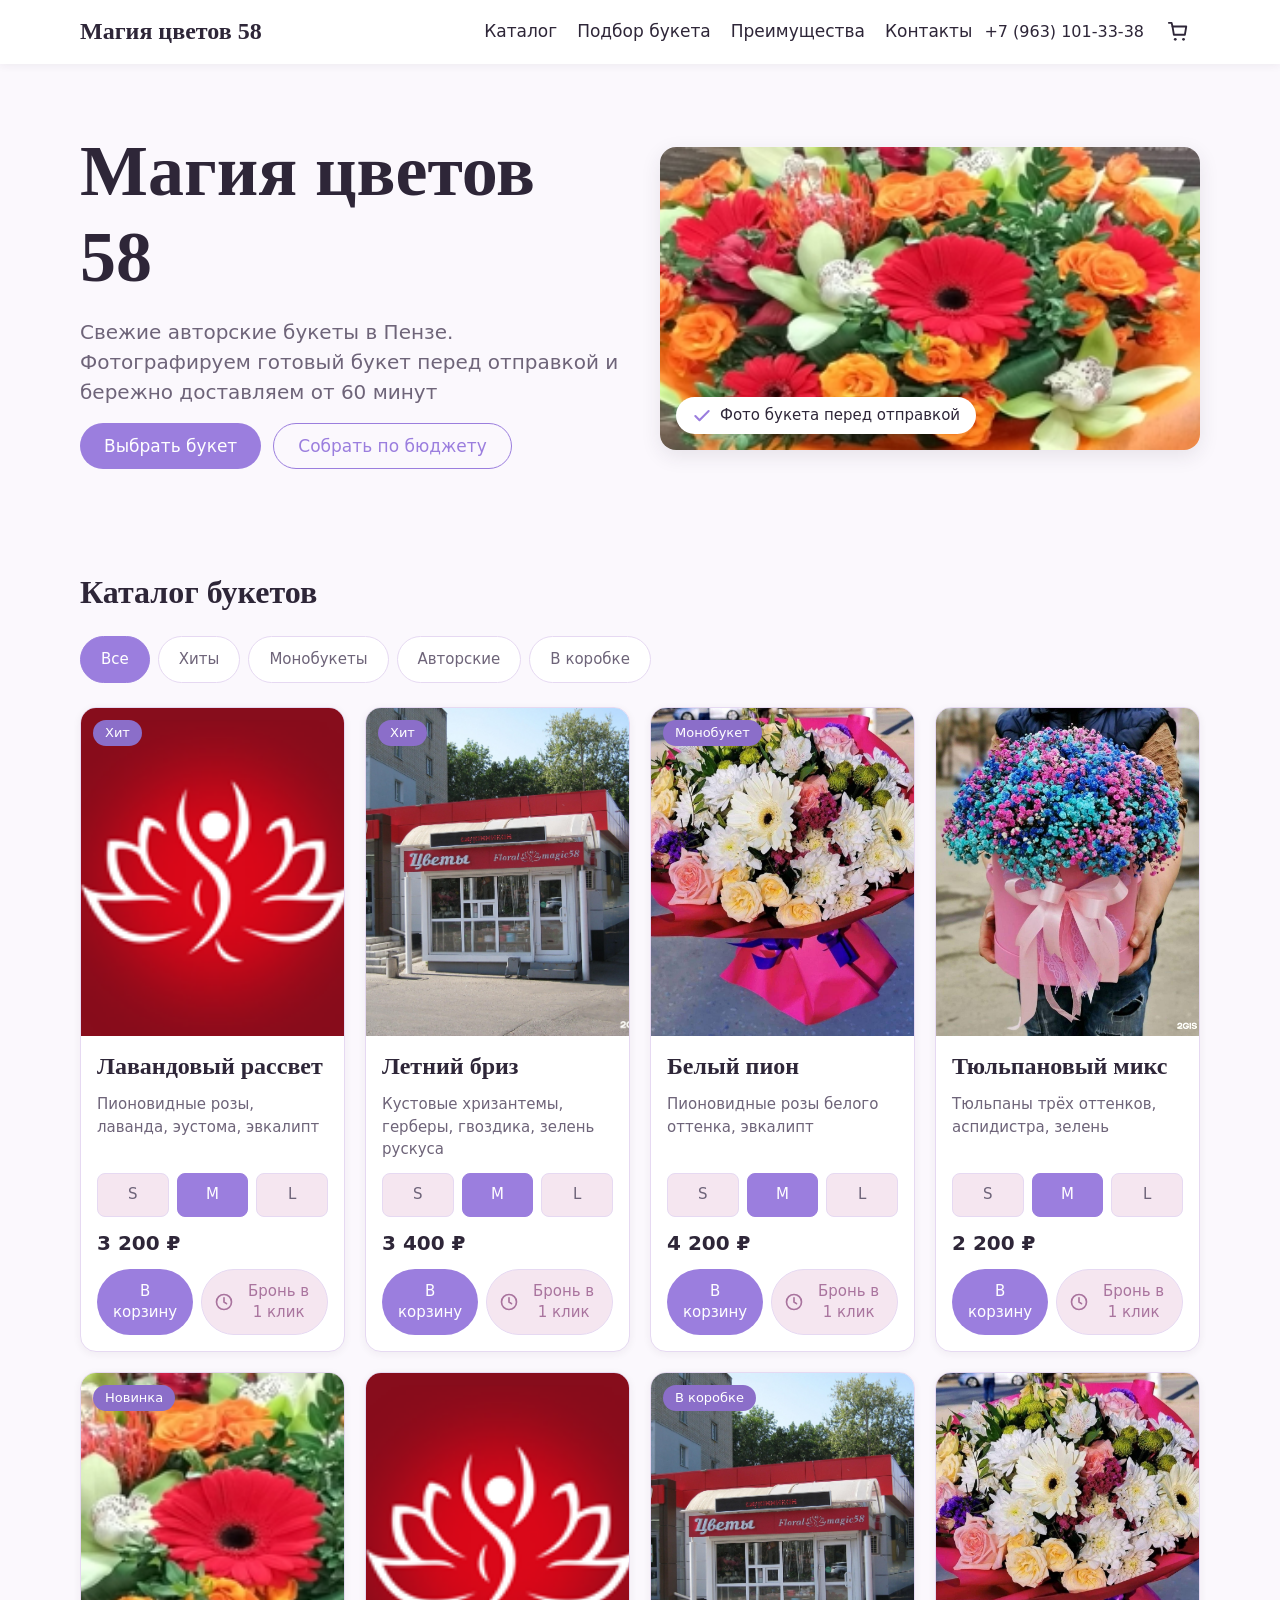
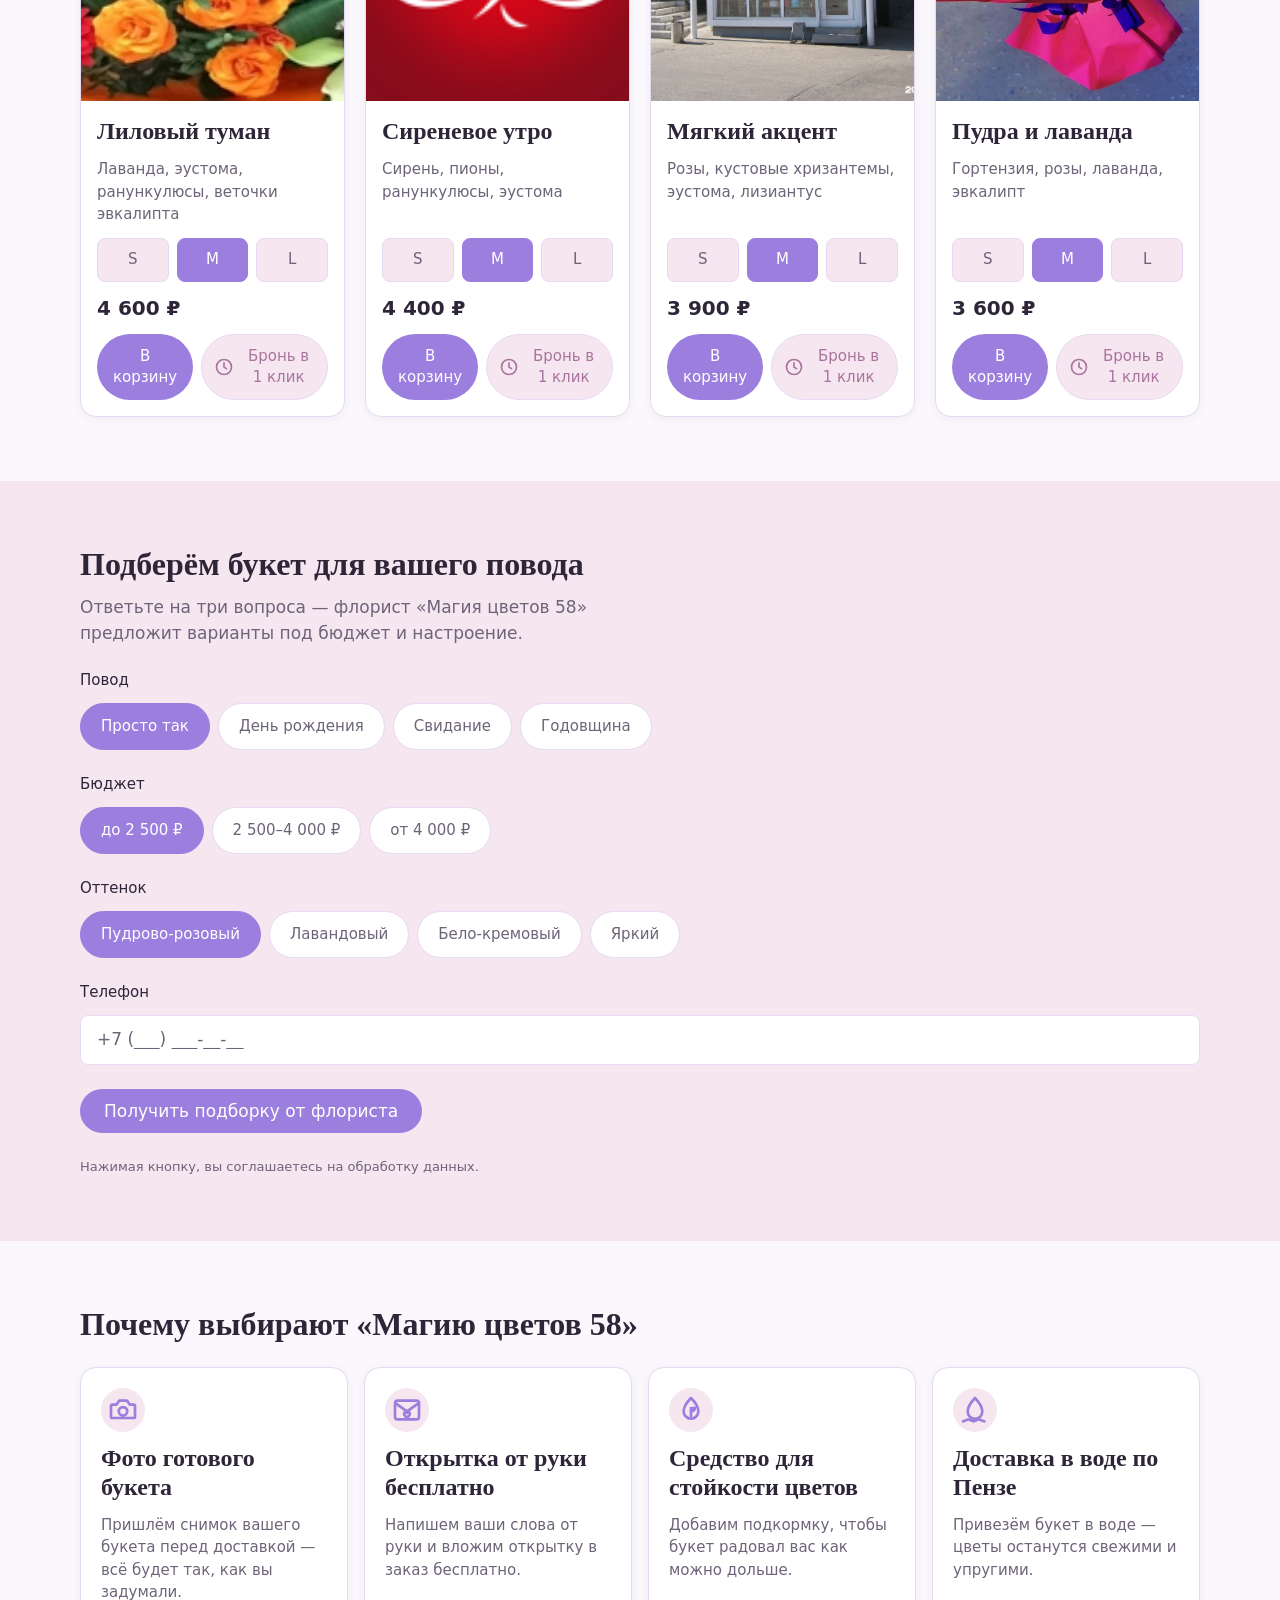
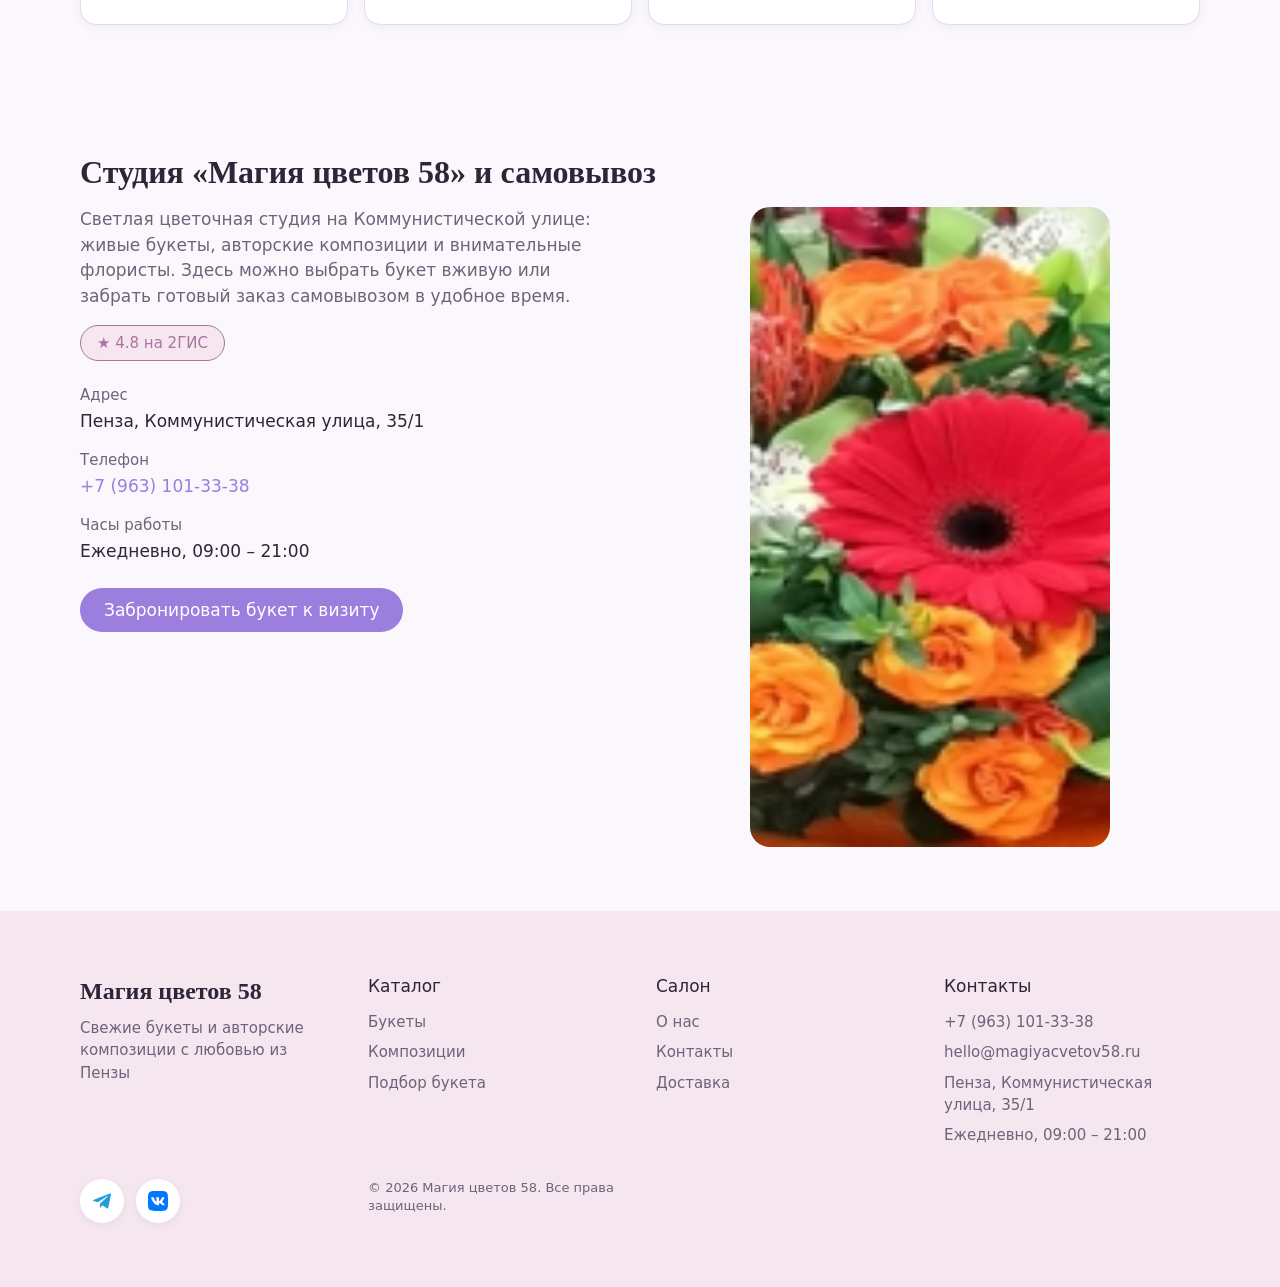
<file: magiya-tsvetov-58-penza/index.html>
<!DOCTYPE html>
<html lang="ru">
<head>
  <meta charset="UTF-8">
  <meta name="viewport" content="width=device-width, initial-scale=1.0">
  <title>Магия цветов 58 — цветочная студия в Пензе</title>
  <meta name="description" content="Магия цветов 58 — цветочная студия в Пензе: свежие букеты, авторские композиции, подбор под повод и бюджет, доставка цветов по городу и самовывоз с Коммунистической, 35/1.">
  <link rel="stylesheet" href="css/reset.css">
  <link rel="stylesheet" href="css/variables.css">
  <link rel="stylesheet" href="css/style.css">
</head>
<body id="top">

  <!-- Шапка сайта -->
  <header class="header">
    <div class="header__inner container">
      <a class="header__logo" href="#top">
        <span class="header__logo-text">Магия цветов 58</span>
      </a>

      <button class="header__burger" type="button" aria-label="Открыть меню" aria-expanded="false" aria-controls="site-nav">
        <span class="header__burger-line"></span>
        <span class="header__burger-line"></span>
        <span class="header__burger-line"></span>
      </button>

      <nav class="header__nav" id="site-nav" aria-label="Основная навигация">
        <ul class="header__nav-list">
          <li class="header__nav-item">
            <a class="header__nav-link" href="#catalog">Каталог</a>
          </li>
          <li class="header__nav-item">
            <a class="header__nav-link" href="#match">Подбор букета</a>
          </li>
          <li class="header__nav-item">
            <a class="header__nav-link" href="#advantages">Преимущества</a>
          </li>
          <li class="header__nav-item">
            <a class="header__nav-link" href="#contacts">Контакты</a>
          </li>
        </ul>
      </nav>

      <a class="header__phone" href="tel:+79631013338">+7 (963) 101-33-38</a>

      <button class="header__cart" type="button" data-cart-open aria-label="Открыть корзину" aria-controls="cart">
        <svg class="header__cart-icon" viewBox="0 0 24 24" width="22" height="22" aria-hidden="true" focusable="false">
          <path d="M6 6h15l-1.5 9h-12z" fill="none" stroke="currentColor" stroke-width="2" stroke-linecap="round" stroke-linejoin="round"/>
          <circle cx="9" cy="20" r="1.5" fill="currentColor"/>
          <circle cx="18" cy="20" r="1.5" fill="currentColor"/>
          <path d="M6 6 5 2H2" fill="none" stroke="currentColor" stroke-width="2" stroke-linecap="round" stroke-linejoin="round"/>
        </svg>
        <span class="header__cart-badge" data-cart-count="0" hidden>0</span>
      </button>
    </div>
  </header>

  <main>

    <!-- Первый экран -->
    <section class="hero" id="hero">
      <div class="hero__inner container">
        <div class="hero__content">
          <h1 class="hero__title">Магия цветов 58</h1>
          <p class="hero__subtitle">Свежие авторские букеты в Пензе. Фотографируем готовый букет перед отправкой и бережно доставляем от 60 минут</p>
          <div class="hero__actions">
            <a class="btn btn--primary" href="#catalog">Выбрать букет</a>
            <a class="btn btn--ghost" href="#match">Собрать по бюджету</a>
          </div>
        </div>
        <div class="hero__media">
          <img class="hero__image" src="photos/photo_2026-11-07_14-07-28.jpg" alt="Букеты студии Магия цветов 58" width="1600" height="1000">
          <p class="hero__badge">
            <svg class="hero__badge-icon" viewBox="0 0 24 24" width="20" height="20" aria-hidden="true" focusable="false">
              <path d="M20 6 9 17l-5-5" fill="none" stroke="#9B7EDE" stroke-width="2.5" stroke-linecap="round" stroke-linejoin="round"/>
            </svg>
            <span class="hero__badge-text">Фото букета перед отправкой</span>
          </p>
        </div>
      </div>
    </section>

    <!-- Каталог -->
    <section class="catalog" id="catalog">
      <div class="container">
        <h2 class="catalog__title">Каталог букетов</h2>

        <div class="catalog__tabs" role="tablist" aria-label="Фильтры каталога">
          <button class="catalog__tab catalog__tab--active" type="button" role="tab" data-filter="all" aria-selected="true">Все</button>
          <button class="catalog__tab" type="button" role="tab" data-filter="hits" aria-selected="false">Хиты</button>
          <button class="catalog__tab" type="button" role="tab" data-filter="mono" aria-selected="false">Монобукеты</button>
          <button class="catalog__tab" type="button" role="tab" data-filter="author" aria-selected="false">Авторские</button>
          <button class="catalog__tab" type="button" role="tab" data-filter="box" aria-selected="false">В коробке</button>
        </div>

        <div class="catalog__grid">
          <article class="card" data-category="hits" data-selected-size="m" data-id="lavandovyy-rassvet" data-title="Лавандовый рассвет">
            <div class="card__media">
              <img class="card__image" src="photos/photo_2026-11-09_09-19-30.jpg" alt="Букет &quot;Лавандовый рассвет&quot; из пионовидных роз, лаванды и эустомы" width="800" height="1000" loading="lazy" decoding="async">
              <span class="card__badge">Хит</span>
            </div>
            <div class="card__body">
              <h3 class="card__title">Лавандовый рассвет</h3>
              <p class="card__composition">Пионовидные розы, лаванда, эустома, эвкалипт</p>
              <div class="card__sizes" role="group" aria-label="Размер букета «Лавандовый рассвет»">
                <button class="card__size" type="button" data-size="s" data-price="2400" aria-pressed="false">S</button>
                <button class="card__size card__size--active" type="button" data-size="m" data-price="3200" aria-pressed="true">M</button>
                <button class="card__size" type="button" data-size="l" data-price="4200" aria-pressed="false">L</button>
              </div>
              <p class="card__price" data-price-value="3200">3&nbsp;200&nbsp;₽</p>
              <div class="card__actions">
                <button class="card__btn" type="button" data-cart-add>В корзину</button>
                <button class="card__book" type="button" data-book-open aria-label="Бронь в 1 клик: Лавандовый рассвет">
                  <svg class="card__book-icon" viewBox="0 0 24 24" width="20" height="20" aria-hidden="true" focusable="false">
                    <circle cx="12" cy="12" r="9" fill="none" stroke="currentColor" stroke-width="2"/>
                    <path d="M12 7v5l3 2" fill="none" stroke="currentColor" stroke-width="2" stroke-linecap="round" stroke-linejoin="round"/>
                  </svg>
                  <span class="card__book-text">Бронь в 1 клик</span>
                </button>
              </div>
            </div>
          </article>

          <article class="card" data-category="hits" data-selected-size="m" data-id="letniy-briz" data-title="Летний бриз">
            <div class="card__media">
              <img class="card__image" src="photos/photo_2026-11-17_12-26-32.jpg" alt="Сборный букет &quot;Летний бриз&quot; с хризантемами, герберами и гвоздикой" width="800" height="1000" loading="lazy" decoding="async">
              <span class="card__badge">Хит</span>
            </div>
            <div class="card__body">
              <h3 class="card__title">Летний бриз</h3>
              <p class="card__composition">Кустовые хризантемы, герберы, гвоздика, зелень рускуса</p>
              <div class="card__sizes" role="group" aria-label="Размер букета «Летний бриз»">
                <button class="card__size" type="button" data-size="s" data-price="2600" aria-pressed="false">S</button>
                <button class="card__size card__size--active" type="button" data-size="m" data-price="3400" aria-pressed="true">M</button>
                <button class="card__size" type="button" data-size="l" data-price="4500" aria-pressed="false">L</button>
              </div>
              <p class="card__price" data-price-value="3400">3&nbsp;400&nbsp;₽</p>
              <div class="card__actions">
                <button class="card__btn" type="button" data-cart-add>В корзину</button>
                <button class="card__book" type="button" data-book-open aria-label="Бронь в 1 клик: Летний бриз">
                  <svg class="card__book-icon" viewBox="0 0 24 24" width="20" height="20" aria-hidden="true" focusable="false">
                    <circle cx="12" cy="12" r="9" fill="none" stroke="currentColor" stroke-width="2"/>
                    <path d="M12 7v5l3 2" fill="none" stroke="currentColor" stroke-width="2" stroke-linecap="round" stroke-linejoin="round"/>
                  </svg>
                  <span class="card__book-text">Бронь в 1 клик</span>
                </button>
              </div>
            </div>
          </article>

          <article class="card" data-category="mono" data-selected-size="m" data-id="belyy-pion" data-title="Белый пион">
            <div class="card__media">
              <img class="card__image" src="photos/photo_2026-11-21_12-21-20.jpg" alt="Монобукет &quot;Белый пион&quot; из пионовидных роз белого оттенка" width="800" height="1000" loading="lazy" decoding="async">
              <span class="card__badge">Монобукет</span>
            </div>
            <div class="card__body">
              <h3 class="card__title">Белый пион</h3>
              <p class="card__composition">Пионовидные розы белого оттенка, эвкалипт</p>
              <div class="card__sizes" role="group" aria-label="Размер букета «Белый пион»">
                <button class="card__size" type="button" data-size="s" data-price="3200" aria-pressed="false">S</button>
                <button class="card__size card__size--active" type="button" data-size="m" data-price="4200" aria-pressed="true">M</button>
                <button class="card__size" type="button" data-size="l" data-price="5400" aria-pressed="false">L</button>
              </div>
              <p class="card__price" data-price-value="4200">4&nbsp;200&nbsp;₽</p>
              <div class="card__actions">
                <button class="card__btn" type="button" data-cart-add>В корзину</button>
                <button class="card__book" type="button" data-book-open aria-label="Бронь в 1 клик: Белый пион">
                  <svg class="card__book-icon" viewBox="0 0 24 24" width="20" height="20" aria-hidden="true" focusable="false">
                    <circle cx="12" cy="12" r="9" fill="none" stroke="currentColor" stroke-width="2"/>
                    <path d="M12 7v5l3 2" fill="none" stroke="currentColor" stroke-width="2" stroke-linecap="round" stroke-linejoin="round"/>
                  </svg>
                  <span class="card__book-text">Бронь в 1 клик</span>
                </button>
              </div>
            </div>
          </article>

          <article class="card" data-category="mono" data-selected-size="m" data-id="tyulpanovyy-miks" data-title="Тюльпановый микс">
            <div class="card__media">
              <img class="card__image" src="photos/photo_2026-11-21_18-42-05.jpg" alt="Монобукет &quot;Тюльпановый микс&quot; из свежих тюльпанов трёх оттенков" width="800" height="1000" loading="lazy" decoding="async">
            </div>
            <div class="card__body">
              <h3 class="card__title">Тюльпановый микс</h3>
              <p class="card__composition">Тюльпаны трёх оттенков, аспидистра, зелень</p>
              <div class="card__sizes" role="group" aria-label="Размер букета «Тюльпановый микс»">
                <button class="card__size" type="button" data-size="s" data-price="1600" aria-pressed="false">S</button>
                <button class="card__size card__size--active" type="button" data-size="m" data-price="2200" aria-pressed="true">M</button>
                <button class="card__size" type="button" data-size="l" data-price="2900" aria-pressed="false">L</button>
              </div>
              <p class="card__price" data-price-value="2200">2&nbsp;200&nbsp;₽</p>
              <div class="card__actions">
                <button class="card__btn" type="button" data-cart-add>В корзину</button>
                <button class="card__book" type="button" data-book-open aria-label="Бронь в 1 клик: Тюльпановый микс">
                  <svg class="card__book-icon" viewBox="0 0 24 24" width="20" height="20" aria-hidden="true" focusable="false">
                    <circle cx="12" cy="12" r="9" fill="none" stroke="currentColor" stroke-width="2"/>
                    <path d="M12 7v5l3 2" fill="none" stroke="currentColor" stroke-width="2" stroke-linecap="round" stroke-linejoin="round"/>
                  </svg>
                  <span class="card__book-text">Бронь в 1 клик</span>
                </button>
              </div>
            </div>
          </article>

          <article class="card" data-category="author" data-selected-size="m" data-id="lilovyy-tuman" data-title="Лиловый туман">
            <div class="card__media">
              <img class="card__image" src="photos/photo_2026-11-07_14-07-28.jpg" alt="Авторский букет &quot;Лиловый туман&quot; с лавандой, эустомой и ранункулюсами" width="800" height="1000" loading="lazy" decoding="async">
              <span class="card__badge">Новинка</span>
            </div>
            <div class="card__body">
              <h3 class="card__title">Лиловый туман</h3>
              <p class="card__composition">Лаванда, эустома, ранункулюсы, веточки эвкалипта</p>
              <div class="card__sizes" role="group" aria-label="Размер букета «Лиловый туман»">
                <button class="card__size" type="button" data-size="s" data-price="3600" aria-pressed="false">S</button>
                <button class="card__size card__size--active" type="button" data-size="m" data-price="4600" aria-pressed="true">M</button>
                <button class="card__size" type="button" data-size="l" data-price="5900" aria-pressed="false">L</button>
              </div>
              <p class="card__price" data-price-value="4600">4&nbsp;600&nbsp;₽</p>
              <div class="card__actions">
                <button class="card__btn" type="button" data-cart-add>В корзину</button>
                <button class="card__book" type="button" data-book-open aria-label="Бронь в 1 клик: Лиловый туман">
                  <svg class="card__book-icon" viewBox="0 0 24 24" width="20" height="20" aria-hidden="true" focusable="false">
                    <circle cx="12" cy="12" r="9" fill="none" stroke="currentColor" stroke-width="2"/>
                    <path d="M12 7v5l3 2" fill="none" stroke="currentColor" stroke-width="2" stroke-linecap="round" stroke-linejoin="round"/>
                  </svg>
                  <span class="card__book-text">Бронь в 1 клик</span>
                </button>
              </div>
            </div>
          </article>

          <article class="card" data-category="author" data-selected-size="m" data-id="sirenevoe-utro" data-title="Сиреневое утро">
            <div class="card__media">
              <img class="card__image" src="photos/photo_2026-11-09_09-19-30.jpg" alt="Авторский букет &quot;Сиреневое утро&quot; с сиренью, пионами и ранункулюсами" width="800" height="1000" loading="lazy" decoding="async">
            </div>
            <div class="card__body">
              <h3 class="card__title">Сиреневое утро</h3>
              <p class="card__composition">Сирень, пионы, ранункулюсы, эустома</p>
              <div class="card__sizes" role="group" aria-label="Размер букета «Сиреневое утро»">
                <button class="card__size" type="button" data-size="s" data-price="3400" aria-pressed="false">S</button>
                <button class="card__size card__size--active" type="button" data-size="m" data-price="4400" aria-pressed="true">M</button>
                <button class="card__size" type="button" data-size="l" data-price="5600" aria-pressed="false">L</button>
              </div>
              <p class="card__price" data-price-value="4400">4&nbsp;400&nbsp;₽</p>
              <div class="card__actions">
                <button class="card__btn" type="button" data-cart-add>В корзину</button>
                <button class="card__book" type="button" data-book-open aria-label="Бронь в 1 клик: Сиреневое утро">
                  <svg class="card__book-icon" viewBox="0 0 24 24" width="20" height="20" aria-hidden="true" focusable="false">
                    <circle cx="12" cy="12" r="9" fill="none" stroke="currentColor" stroke-width="2"/>
                    <path d="M12 7v5l3 2" fill="none" stroke="currentColor" stroke-width="2" stroke-linecap="round" stroke-linejoin="round"/>
                  </svg>
                  <span class="card__book-text">Бронь в 1 клик</span>
                </button>
              </div>
            </div>
          </article>

          <article class="card" data-category="box" data-selected-size="m" data-id="myagkiy-aktsent" data-title="Мягкий акцент">
            <div class="card__media">
              <img class="card__image" src="photos/photo_2026-11-17_12-26-32.jpg" alt="Композиция &quot;Мягкий акцент&quot; в коробке с розами, хризантемами и эустомой" width="800" height="1000" loading="lazy" decoding="async">
              <span class="card__badge">В коробке</span>
            </div>
            <div class="card__body">
              <h3 class="card__title">Мягкий акцент</h3>
              <p class="card__composition">Розы, кустовые хризантемы, эустома, лизиантус</p>
              <div class="card__sizes" role="group" aria-label="Размер букета «Мягкий акцент»">
                <button class="card__size" type="button" data-size="s" data-price="2900" aria-pressed="false">S</button>
                <button class="card__size card__size--active" type="button" data-size="m" data-price="3900" aria-pressed="true">M</button>
                <button class="card__size" type="button" data-size="l" data-price="4900" aria-pressed="false">L</button>
              </div>
              <p class="card__price" data-price-value="3900">3&nbsp;900&nbsp;₽</p>
              <div class="card__actions">
                <button class="card__btn" type="button" data-cart-add>В корзину</button>
                <button class="card__book" type="button" data-book-open aria-label="Бронь в 1 клик: Мягкий акцент">
                  <svg class="card__book-icon" viewBox="0 0 24 24" width="20" height="20" aria-hidden="true" focusable="false">
                    <circle cx="12" cy="12" r="9" fill="none" stroke="currentColor" stroke-width="2"/>
                    <path d="M12 7v5l3 2" fill="none" stroke="currentColor" stroke-width="2" stroke-linecap="round" stroke-linejoin="round"/>
                  </svg>
                  <span class="card__book-text">Бронь в 1 клик</span>
                </button>
              </div>
            </div>
          </article>

          <article class="card" data-category="box" data-selected-size="m" data-id="pudra-i-lavanda" data-title="Пудра и лаванда">
            <div class="card__media">
              <img class="card__image" src="photos/photo_2026-11-21_12-21-20.jpg" alt="Композиция &quot;Пудра и лаванда&quot; в коробке с гортензией, розами и лавандой" width="800" height="1000" loading="lazy" decoding="async">
            </div>
            <div class="card__body">
              <h3 class="card__title">Пудра и лаванда</h3>
              <p class="card__composition">Гортензия, розы, лаванда, эвкалипт</p>
              <div class="card__sizes" role="group" aria-label="Размер букета «Пудра и лаванда»">
                <button class="card__size" type="button" data-size="s" data-price="2600" aria-pressed="false">S</button>
                <button class="card__size card__size--active" type="button" data-size="m" data-price="3600" aria-pressed="true">M</button>
                <button class="card__size" type="button" data-size="l" data-price="4600" aria-pressed="false">L</button>
              </div>
              <p class="card__price" data-price-value="3600">3&nbsp;600&nbsp;₽</p>
              <div class="card__actions">
                <button class="card__btn" type="button" data-cart-add>В корзину</button>
                <button class="card__book" type="button" data-book-open aria-label="Бронь в 1 клик: Пудра и лаванда">
                  <svg class="card__book-icon" viewBox="0 0 24 24" width="20" height="20" aria-hidden="true" focusable="false">
                    <circle cx="12" cy="12" r="9" fill="none" stroke="currentColor" stroke-width="2"/>
                    <path d="M12 7v5l3 2" fill="none" stroke="currentColor" stroke-width="2" stroke-linecap="round" stroke-linejoin="round"/>
                  </svg>
                  <span class="card__book-text">Бронь в 1 клик</span>
                </button>
              </div>
            </div>
          </article>
        </div>
      </div>
    </section>

    <!-- Подбор букета -->
    <section class="match" id="match">
      <div class="container">
        <h2 class="match__title">Подберём букет для вашего повода</h2>
        <p class="match__subtitle">Ответьте на три вопроса — флорист «Магия цветов 58» предложит варианты под бюджет и настроение.</p>

        <form class="match__form" action="#" method="post">
          <div class="match__field">
            <span class="match__label">Повод</span>
            <div class="match__chips" role="group" aria-label="Повод">
              <button class="match__chip match__chip--active" type="button" data-value="none" aria-pressed="true">Просто так</button>
              <button class="match__chip" type="button" data-value="birthday" aria-pressed="false">День рождения</button>
              <button class="match__chip" type="button" data-value="date" aria-pressed="false">Свидание</button>
              <button class="match__chip" type="button" data-value="anniversary" aria-pressed="false">Годовщина</button>
            </div>
            <input class="match__value" type="hidden" name="occasion" value="none">
          </div>

          <div class="match__field">
            <span class="match__label">Бюджет</span>
            <div class="match__chips" role="group" aria-label="Бюджет">
              <button class="match__chip match__chip--active" type="button" data-value="low" aria-pressed="true">до 2 500 ₽</button>
              <button class="match__chip" type="button" data-value="mid" aria-pressed="false">2 500–4 000 ₽</button>
              <button class="match__chip" type="button" data-value="high" aria-pressed="false">от 4 000 ₽</button>
            </div>
            <input class="match__value" type="hidden" name="budget" value="low">
          </div>

          <div class="match__field">
            <span class="match__label">Оттенок</span>
            <div class="match__chips" role="group" aria-label="Оттенок">
              <button class="match__chip match__chip--active" type="button" data-value="powder" aria-pressed="true">Пудрово-розовый</button>
              <button class="match__chip" type="button" data-value="lilac" aria-pressed="false">Лавандовый</button>
              <button class="match__chip" type="button" data-value="cream" aria-pressed="false">Бело-кремовый</button>
              <button class="match__chip" type="button" data-value="bright" aria-pressed="false">Яркий</button>
            </div>
            <input class="match__value" type="hidden" name="shade" value="powder">
          </div>

          <div class="match__field">
            <label class="match__label" for="match-phone">Телефон</label>
            <input class="match__phone" id="match-phone" name="phone" type="tel" inputmode="tel" autocomplete="tel" placeholder="+7 (___) ___-__-__" maxlength="18" required>
          </div>

          <button class="btn btn--primary match__btn" type="submit">Получить подборку от флориста</button>
          <p class="match__note">Нажимая кнопку, вы соглашаетесь на обработку данных.</p>
        </form>
      </div>
    </section>

    <!-- Преимущества -->
    <section class="advantages" id="advantages">
      <div class="container">
        <h2 class="advantages__title">Почему выбирают «Магию цветов 58»</h2>

        <ul class="advantages__list">
          <li class="advantages__item">
            <div class="advantages__icon">
              <img src="assets/icons/icon-photo.svg" alt="" width="32" height="32">
            </div>
            <h3 class="advantages__item-title">Фото готового букета</h3>
            <p class="advantages__text">Пришлём снимок вашего букета перед доставкой — всё будет так, как вы задумали.</p>
          </li>

          <li class="advantages__item">
            <div class="advantages__icon">
              <img src="assets/icons/icon-card.svg" alt="" width="32" height="32">
            </div>
            <h3 class="advantages__item-title">Открытка от руки бесплатно</h3>
            <p class="advantages__text">Напишем ваши слова от руки и вложим открытку в заказ бесплатно.</p>
          </li>

          <li class="advantages__item">
            <div class="advantages__icon">
              <img src="assets/icons/icon-care.svg" alt="" width="32" height="32">
            </div>
            <h3 class="advantages__item-title">Средство для стойкости цветов</h3>
            <p class="advantages__text">Добавим подкормку, чтобы букет радовал вас как можно дольше.</p>
          </li>

          <li class="advantages__item">
            <div class="advantages__icon">
              <img src="assets/icons/icon-delivery.svg" alt="" width="32" height="32">
            </div>
            <h3 class="advantages__item-title">Доставка в воде по Пензе</h3>
            <p class="advantages__text">Привезём букет в воде — цветы останутся свежими и упругими.</p>
          </li>
        </ul>
      </div>
    </section>

    <!-- Салон и самовывоз -->
    <section class="salon" id="contacts">
      <div class="container">
        <h2 class="salon__title">Студия «Магия цветов 58» и самовывоз</h2>

        <div class="salon__grid">
          <div class="salon__content">
            <p class="salon__text">Светлая цветочная студия на Коммунистической улице: живые букеты, авторские композиции и внимательные флористы. Здесь можно выбрать букет вживую или забрать готовый заказ самовывозом в удобное время.</p>

            <p class="salon__rating">★ 4.8 на 2ГИС</p>

            <ul class="salon__list">
              <li class="salon__item">
                <span class="salon__label">Адрес</span>
                <span class="salon__value">Пенза, Коммунистическая улица, 35/1</span>
              </li>
              <li class="salon__item">
                <span class="salon__label">Телефон</span>
                <a class="salon__value salon__link" href="tel:+79631013338">+7 (963) 101-33-38</a>
              </li>
              <li class="salon__item">
                <span class="salon__label">Часы работы</span>
                <span class="salon__value">Ежедневно, 09:00 – 21:00</span>
              </li>
            </ul>

            <button class="btn btn--primary salon__btn" type="button" data-book-open>Забронировать букет к визиту</button>
          </div>

          <div class="salon__media">
            <div class="salon__video">
              <img class="salon__video-player" src="photos/photo_2026-11-07_14-07-28.jpg" alt="Букеты студии Магия цветов 58" loading="eager">
            </div>
          </div>
        </div>
      </div>
    </section>

  </main>

  <!-- Подвал -->
  <footer class="footer">
    <div class="footer__inner container">
      <div class="footer__brand">
        <span class="footer__logo">Магия цветов 58</span>
        <p class="footer__tagline">Свежие букеты и авторские композиции с любовью из Пензы</p>
      </div>

      <div class="footer__col">
        <h2 class="footer__title">Каталог</h2>
        <ul class="footer__list">
          <li class="footer__item"><a class="footer__link" href="#catalog">Букеты</a></li>
          <li class="footer__item"><a class="footer__link" href="#catalog">Композиции</a></li>
          <li class="footer__item"><a class="footer__link" href="#match">Подбор букета</a></li>
        </ul>
      </div>

      <div class="footer__col">
        <h2 class="footer__title">Салон</h2>
        <ul class="footer__list">
          <li class="footer__item"><a class="footer__link" href="#advantages">О нас</a></li>
          <li class="footer__item"><a class="footer__link" href="#contacts">Контакты</a></li>
          <li class="footer__item"><a class="footer__link" href="#contacts">Доставка</a></li>
        </ul>
      </div>

      <div class="footer__col">
        <h2 class="footer__title">Контакты</h2>
        <ul class="footer__list">
          <li class="footer__item"><a class="footer__link" href="tel:+79631013338">+7 (963) 101-33-38</a></li>
          <li class="footer__item"><a class="footer__link" href="mailto:hello@magiyacvetov58.ru">hello@magiyacvetov58.ru</a></li>
          <li class="footer__item"><span class="footer__text">Пенза, Коммунистическая улица, 35/1</span></li>
          <li class="footer__item"><span class="footer__text">Ежедневно, 09:00 – 21:00</span></li>
        </ul>
      </div>

      <div class="footer__socials">
        <a class="footer__social-link" href="https://t.me/" aria-label="Написать нам в Telegram">
          <img src="assets/icons/icon-telegram.svg" alt="" width="24" height="24">
        </a>
        <a class="footer__social-link" href="https://vk.com/" aria-label="Написать нам во ВКонтакте">
          <img src="assets/icons/icon-vk.svg" alt="" width="24" height="24">
        </a>
      </div>

      <p class="footer__copyright">© 2026 Магия цветов 58. Все права защищены.</p>
    </div>
  </footer>

  <!-- Мобильная нижняя навигация -->
  <nav class="bottom-bar" aria-label="Мобильная навигация">
    <ul class="bottom-bar__list">
      <li class="bottom-bar__item">
        <a class="bottom-bar__link" href="#catalog" aria-label="Каталог">
          <span class="bottom-bar__icon">
            <img src="assets/icons/icon-catalog.svg" alt="" width="24" height="24">
          </span>
          <span class="bottom-bar__label">Каталог</span>
        </a>
      </li>
      <li class="bottom-bar__item">
        <a class="bottom-bar__link" href="#match" aria-label="Подбор букета">
          <span class="bottom-bar__icon">
            <img src="assets/icons/icon-match.svg" alt="" width="24" height="24">
          </span>
          <span class="bottom-bar__label">Подбор</span>
        </a>
      </li>
      <li class="bottom-bar__item">
        <a class="bottom-bar__link" href="https://t.me/" aria-label="Мессенджер">
          <span class="bottom-bar__icon">
            <img src="assets/icons/icon-messenger.svg" alt="" width="24" height="24">
          </span>
          <span class="bottom-bar__label">Мессенджер</span>
        </a>
      </li>
      <li class="bottom-bar__item">
        <button class="bottom-bar__link" type="button" data-cart-open aria-label="Открыть корзину">
          <span class="bottom-bar__icon">
            <img src="assets/icons/icon-cart.svg" alt="" width="24" height="24">
            <span class="bottom-bar__badge" data-cart-count="0" hidden>0</span>
          </span>
          <span class="bottom-bar__label">Корзина</span>
        </button>
      </li>
    </ul>
  </nav>

  <!-- Корзина -->
  <div class="cart" id="cart" data-cart-panel hidden>
    <div class="cart__overlay" data-cart-close></div>
    <div class="cart__panel" role="dialog" aria-modal="true" aria-labelledby="cart-title">
      <span class="cart__handle" aria-hidden="true"></span>
      <div class="cart__head">
        <h2 class="cart__title" id="cart-title">Корзина</h2>
        <button class="cart__close" type="button" data-cart-close aria-label="Закрыть корзину">
          <svg viewBox="0 0 24 24" width="20" height="20" aria-hidden="true" focusable="false"><path d="M6 6l12 12M18 6 6 18" fill="none" stroke="currentColor" stroke-width="2" stroke-linecap="round"/></svg>
        </button>
      </div>
      <div class="cart__body">
        <ul class="cart__list" data-cart-list></ul>
        <p class="cart__empty" data-cart-empty>Ваша корзина пуста. Добавьте букет из каталога.</p>
      </div>
      <form class="cart__form" data-cart-form>
        <div class="cart__delivery" role="group" aria-label="Способ получения">
          <button class="cart__delivery-tab cart__delivery-tab--active" type="button" data-delivery="courier" aria-pressed="true">Доставка курьером</button>
          <button class="cart__delivery-tab" type="button" data-delivery="pickup" aria-pressed="false">Самовывоз из студии «Магия цветов 58»</button>
        </div>
        <div class="cart__delivery-panel" data-delivery-panel="courier">
          <label class="cart__field">
            <span class="cart__label">Адрес доставки</span>
            <input class="cart__input" type="text" name="address" autocomplete="street-address" placeholder="Улица, дом, квартира">
          </label>
          <label class="cart__field">
            <span class="cart__label">Желаемое время доставки</span>
            <input class="cart__input" type="text" name="delivery-time" placeholder="Сегодня, 14:00–16:00" maxlength="40">
          </label>
        </div>
        <div class="cart__delivery-panel" data-delivery-panel="pickup" hidden>
          <label class="cart__field">
            <span class="cart__label">Удобное время визита</span>
            <input class="cart__input" type="text" name="visit-time" placeholder="Сегодня, 18:00" maxlength="40">
          </label>
        </div>
        <label class="cart__field">
          <span class="cart__label">Текст открытки (бесплатно)</span>
          <textarea class="cart__textarea" name="postcard" rows="3" maxlength="200" placeholder="Напишите пожелание — вложим открытку от руки"></textarea>
        </label>
        <div class="cart__summary">
          <span class="cart__summary-label">Итого</span>
          <span class="cart__summary-value" data-cart-total>0&nbsp;₽</span>
        </div>
        <button class="btn btn--primary cart__submit" type="submit">Оформить заказ</button>
        <p class="cart__note">Нажимая кнопку, вы соглашаетесь на обработку данных.</p>
      </form>
      <div class="cart__success" data-cart-success hidden>
        <span class="cart__success-icon" aria-hidden="true">
          <svg viewBox="0 0 48 48" width="48" height="48"><circle cx="24" cy="24" r="22" fill="none" stroke="currentColor" stroke-width="3"/><path d="M15 25l6 6 12-13" fill="none" stroke="currentColor" stroke-width="3" stroke-linecap="round" stroke-linejoin="round"/></svg>
        </span>
        <h3 class="cart__success-title">Заявка принята!</h3>
        <p class="cart__success-text">Флорист «Магия цветов 58» свяжется с вами для подтверждения. Спасибо за заказ.</p>
        <button class="btn btn--ghost cart__success-btn" type="button" data-cart-close>Продолжить покупки</button>
      </div>
    </div>
  </div>

  <!-- Бронь в 1 клик -->
  <div class="book" id="book" data-book-panel hidden>
    <div class="book__overlay" data-book-close></div>
    <div class="book__dialog" role="dialog" aria-modal="true" aria-labelledby="book-title">
      <span class="book__handle" aria-hidden="true"></span>
      <div class="book__head">
        <h2 class="book__title" id="book-title">Бронь в 1 клик</h2>
        <button class="book__close" type="button" data-book-close aria-label="Закрыть форму брони">
          <svg viewBox="0 0 24 24" width="20" height="20" aria-hidden="true" focusable="false"><path d="M6 6l12 12M18 6 6 18" fill="none" stroke="currentColor" stroke-width="2" stroke-linecap="round"/></svg>
        </button>
      </div>
      <p class="book__summary">Букет «<span class="book__bouquet" data-book-bouquet>—</span>», размер <span class="book__size" data-book-size>—</span>.</p>
      <form class="book__form" data-book-form>
        <label class="book__field">
          <span class="book__label">Ваше имя</span>
          <input class="book__input" type="text" name="name" autocomplete="name" placeholder="Как к вам обращаться" required>
        </label>
        <label class="book__field">
          <span class="book__label">Телефон</span>
          <input class="book__input" type="tel" name="phone" inputmode="tel" autocomplete="tel" placeholder="+7 (___) ___-__-__" maxlength="18" required>
        </label>
        <button class="btn btn--primary book__submit" type="submit">Забронировать букет</button>
        <p class="book__note">Перезвоним в течение 15 минут и подтвердим бронь.</p>
      </form>
      <div class="book__success" data-book-success hidden>
        <span class="book__success-icon" aria-hidden="true">
          <svg viewBox="0 0 48 48" width="48" height="48"><circle cx="24" cy="24" r="22" fill="none" stroke="currentColor" stroke-width="3"/><path d="M15 25l6 6 12-13" fill="none" stroke="currentColor" stroke-width="3" stroke-linecap="round" stroke-linejoin="round"/></svg>
        </span>
        <h3 class="book__success-title">Бронь оформлена!</h3>
        <p class="book__success-text">Мы закрепили букет за вами. Флорист свяжется с вами для подтверждения.</p>
        <button class="btn btn--ghost book__success-btn" type="button" data-book-close>Закрыть</button>
      </div>
    </div>
  </div>

  <script src="js/main.js" defer></script>
</body>
</html>
</file>
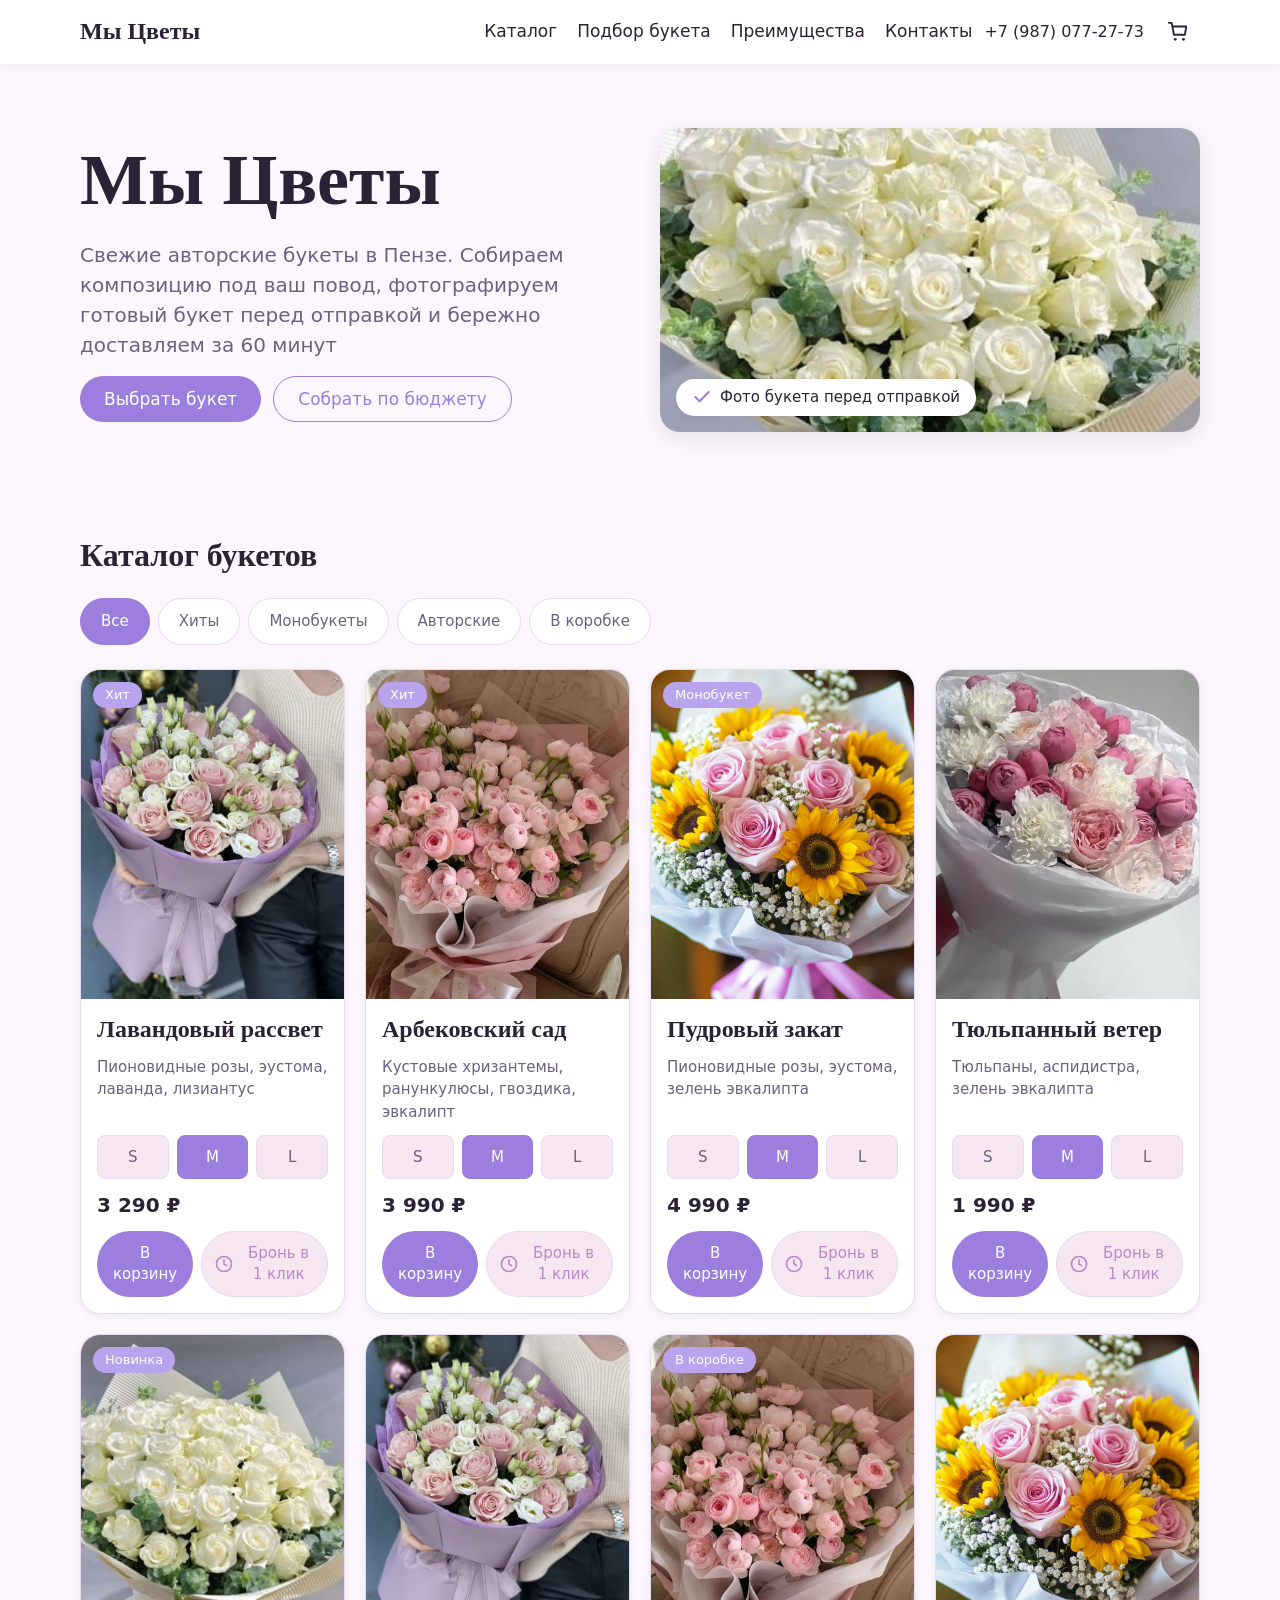
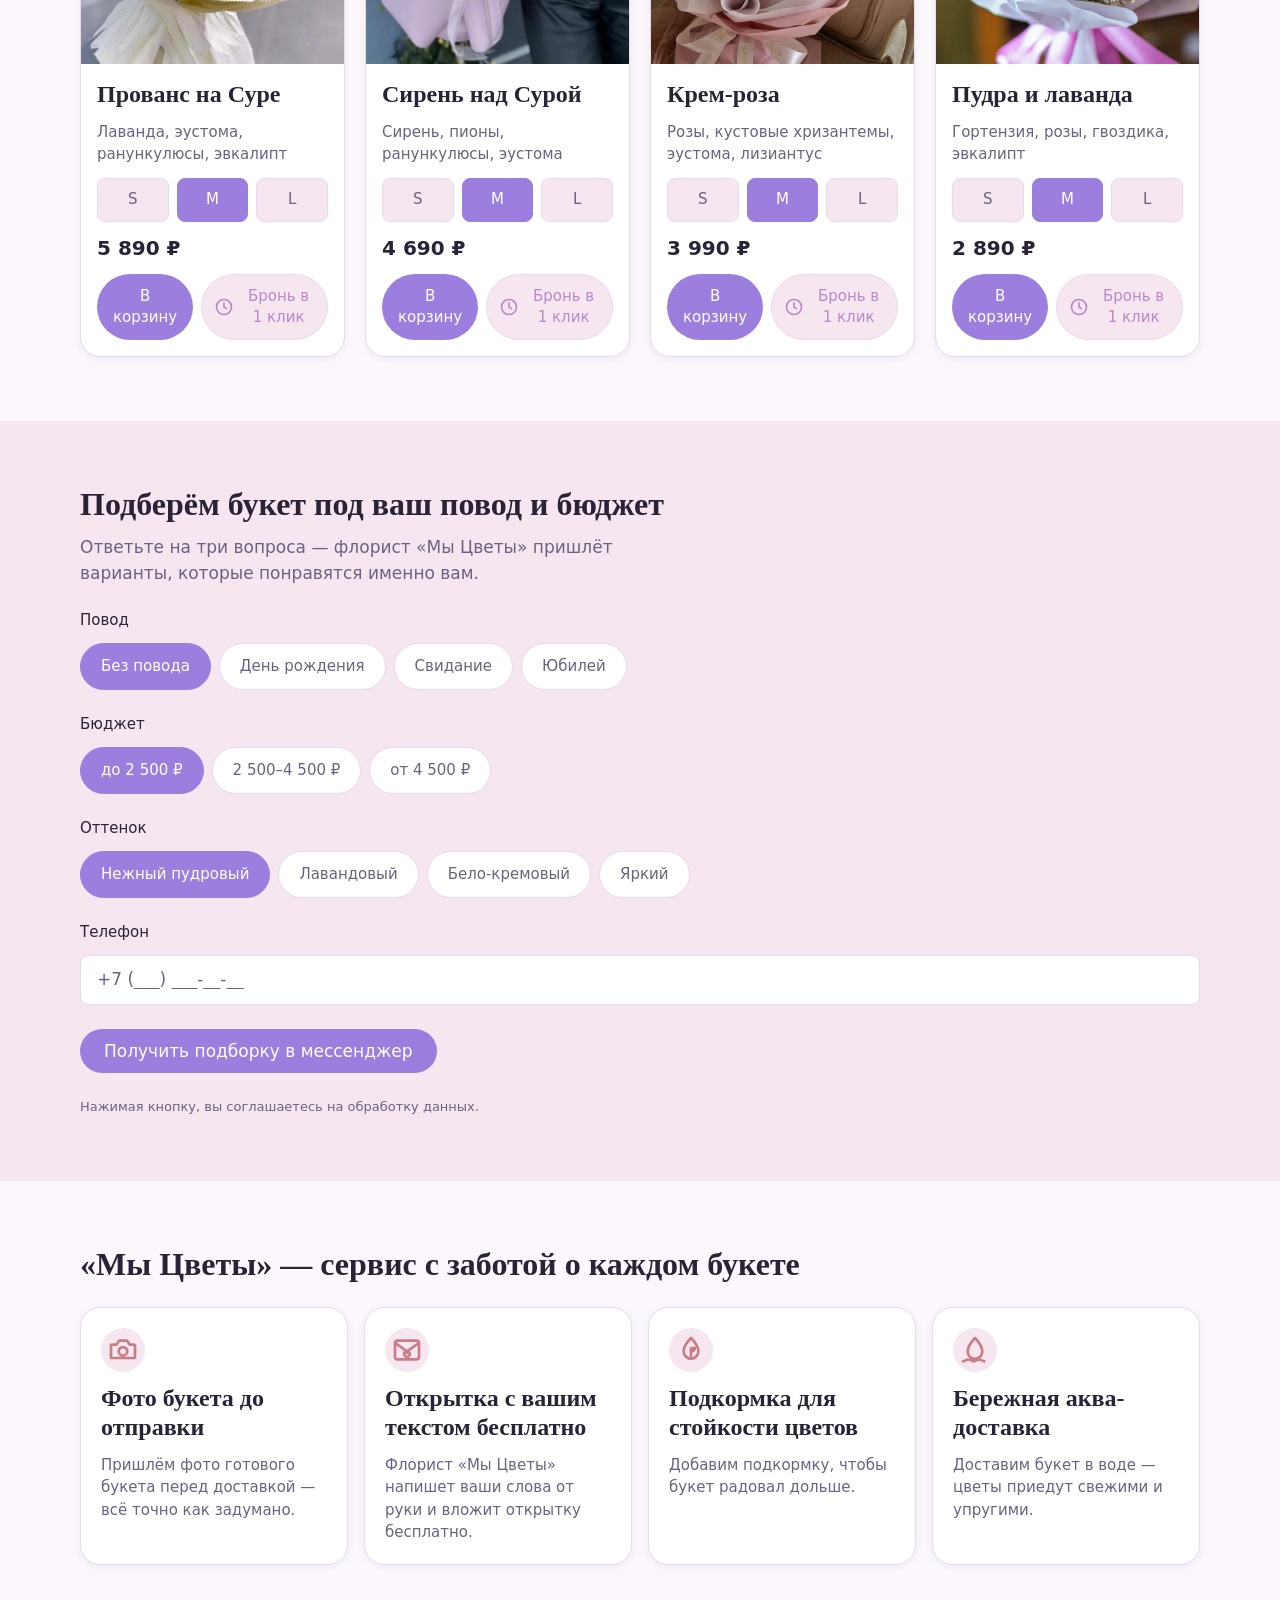
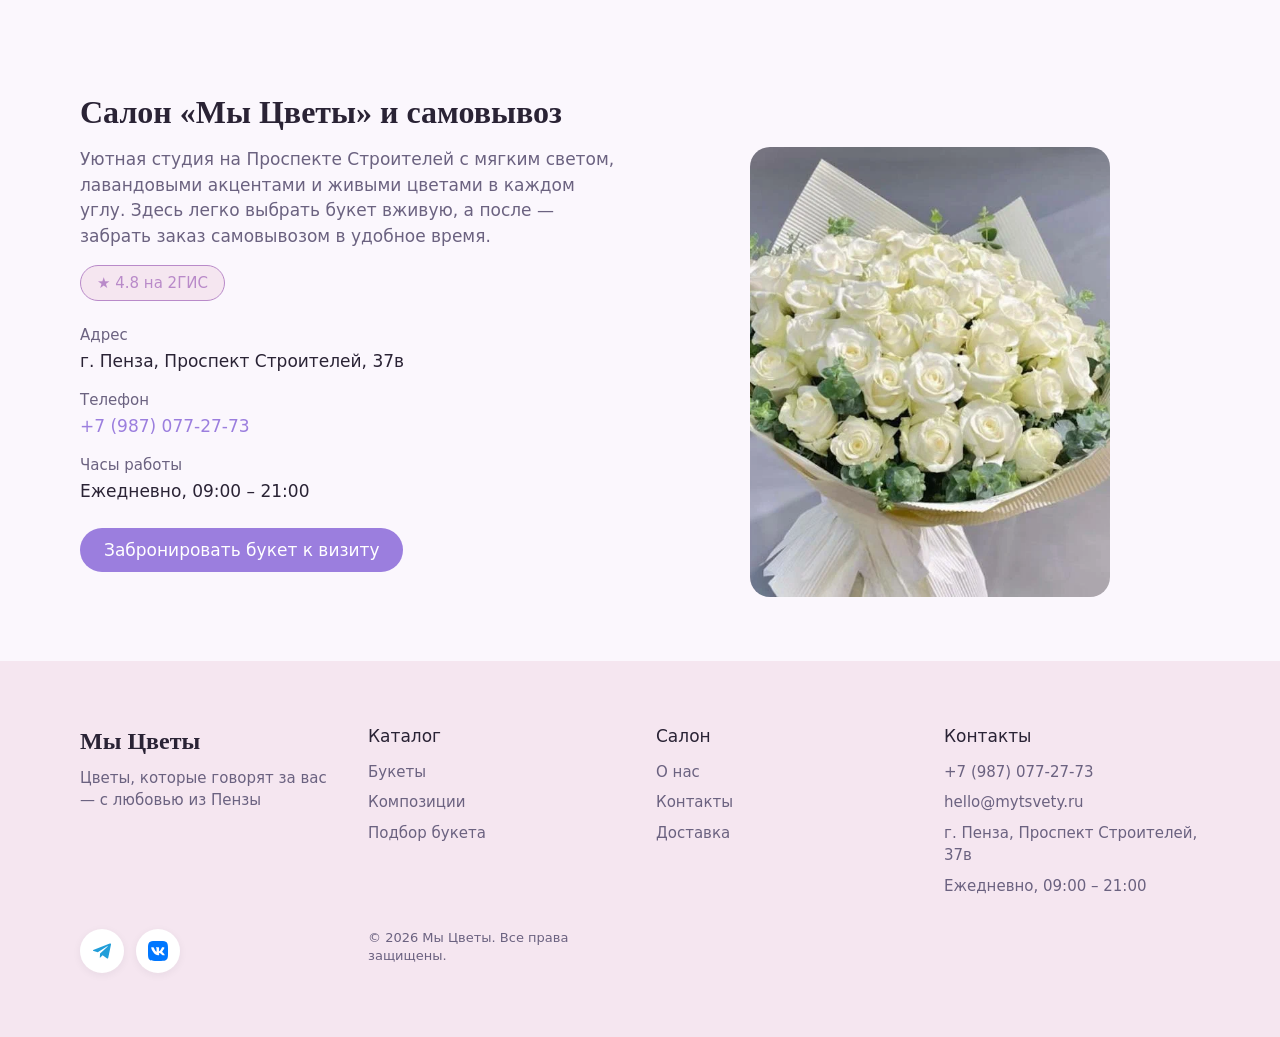
<file: my-tsvety-penza/index.html>
<!DOCTYPE html>
<html lang="ru">
<head>
  <meta charset="UTF-8">
  <meta name="viewport" content="width=device-width, initial-scale=1.0">
  <title>Мы Цветы — цветочный салон в Пензе</title>
  <meta name="description" content="«Мы Цветы» — цветочный салон в Пензе: свежие авторские букеты, композиции в коробке, подбор букета под повод и бюджет, доставка цветов по городу за 60 минут.">
  <link rel="stylesheet" href="css/reset.css">
  <link rel="stylesheet" href="css/variables.css">
  <link rel="stylesheet" href="css/style.css">
</head>
<body id="top">

  <!-- Шапка сайта -->
  <header class="header">
    <div class="header__inner container">
      <a class="header__logo" href="#top">
        <span class="header__logo-text">Мы Цветы</span>
      </a>

      <button class="header__burger" type="button" aria-label="Открыть меню" aria-expanded="false" aria-controls="site-nav">
        <span class="header__burger-line"></span>
        <span class="header__burger-line"></span>
        <span class="header__burger-line"></span>
      </button>

      <nav class="header__nav" id="site-nav" aria-label="Основная навигация">
        <ul class="header__nav-list">
          <li class="header__nav-item">
            <a class="header__nav-link" href="#catalog">Каталог</a>
          </li>
          <li class="header__nav-item">
            <a class="header__nav-link" href="#match">Подбор букета</a>
          </li>
          <li class="header__nav-item">
            <a class="header__nav-link" href="#advantages">Преимущества</a>
          </li>
          <li class="header__nav-item">
            <a class="header__nav-link" href="#contacts">Контакты</a>
          </li>
        </ul>
      </nav>

      <a class="header__phone" href="tel:+79870772773">+7 (987) 077-27-73</a>

      <button class="header__cart" type="button" data-cart-open aria-label="Открыть корзину" aria-controls="cart">
        <svg class="header__cart-icon" viewBox="0 0 24 24" width="22" height="22" aria-hidden="true" focusable="false">
          <path d="M6 6h15l-1.5 9h-12z" fill="none" stroke="currentColor" stroke-width="2" stroke-linecap="round" stroke-linejoin="round"/>
          <circle cx="9" cy="20" r="1.5" fill="currentColor"/>
          <circle cx="18" cy="20" r="1.5" fill="currentColor"/>
          <path d="M6 6 5 2H2" fill="none" stroke="currentColor" stroke-width="2" stroke-linecap="round" stroke-linejoin="round"/>
        </svg>
        <span class="header__cart-badge" data-cart-count="0" hidden>0</span>
      </button>
    </div>
  </header>

  <main>

    <!-- Первый экран -->
    <section class="hero" id="hero">
      <div class="hero__inner container">
        <div class="hero__content">
          <h1 class="hero__title">Мы Цветы</h1>
          <p class="hero__subtitle">Свежие авторские букеты в Пензе. Собираем композицию под ваш повод, фотографируем готовый букет перед отправкой и бережно доставляем за 60 минут</p>
          <div class="hero__actions">
            <a class="btn btn--primary" href="#catalog">Выбрать букет</a>
            <button class="btn btn--ghost" type="button">Собрать по бюджету</button>
          </div>
        </div>
        <div class="hero__media">
          <img class="hero__image" src="photos/photo_2026-11-07_14-07-28.jpg" alt="Букет из свежих цветов в салоне «Мы Цветы»" width="1600" height="1000" loading="eager">
          <p class="hero__badge">
            <svg class="hero__badge-icon" viewBox="0 0 24 24" width="20" height="20" aria-hidden="true" focusable="false">
              <path d="M20 6 9 17l-5-5" fill="none" stroke="#9B7EDE" stroke-width="2.5" stroke-linecap="round" stroke-linejoin="round"/>
            </svg>
            <span class="hero__badge-text">Фото букета перед отправкой</span>
          </p>
        </div>
      </div>
    </section>

    <!-- Каталог -->
    <section class="catalog" id="catalog">
      <div class="container">
        <h2 class="catalog__title">Каталог букетов</h2>

        <div class="catalog__tabs" role="tablist" aria-label="Фильтры каталога">
          <button class="catalog__tab catalog__tab--active" type="button" role="tab" data-filter="all" aria-selected="true">Все</button>
          <button class="catalog__tab" type="button" role="tab" data-filter="hits" aria-selected="false">Хиты</button>
          <button class="catalog__tab" type="button" role="tab" data-filter="mono" aria-selected="false">Монобукеты</button>
          <button class="catalog__tab" type="button" role="tab" data-filter="author" aria-selected="false">Авторские</button>
          <button class="catalog__tab" type="button" role="tab" data-filter="box" aria-selected="false">В коробке</button>
        </div>

        <div class="catalog__grid">
          <article class="card" data-category="hits" data-selected-size="m" data-id="rozovoe-utro" data-title="Лавандовый рассвет">
            <div class="card__media">
              <img class="card__image" src="photos/photo_2026-11-09_09-19-30.jpg" alt="Букет &quot;Лавандовый рассвет&quot; из пионовидных роз, эустомы и лаванды в лавандово-пудровых тонах" width="800" height="1000" loading="lazy" decoding="async">
              <span class="card__badge">Хит</span>
            </div>
            <div class="card__body">
              <h3 class="card__title">Лавандовый рассвет</h3>
              <p class="card__composition">Пионовидные розы, эустома, лаванда, лизиантус</p>
              <div class="card__sizes" role="group" aria-label="Размер букета «Лавандовый рассвет»">
                <button class="card__size" type="button" data-size="s" data-price="2490" aria-pressed="false">S</button>
                <button class="card__size card__size--active" type="button" data-size="m" data-price="3290" aria-pressed="true">M</button>
                <button class="card__size" type="button" data-size="l" data-price="4590" aria-pressed="false">L</button>
              </div>
              <p class="card__price" data-price-value="3290">3&nbsp;290&nbsp;₽</p>
              <div class="card__actions">
                <button class="card__btn" type="button" data-cart-add>В корзину</button>
                <button class="card__book" type="button" data-book-open aria-label="Бронь в 1 клик: Лавандовый рассвет">
                  <svg class="card__book-icon" viewBox="0 0 24 24" width="20" height="20" aria-hidden="true" focusable="false">
                    <circle cx="12" cy="12" r="9" fill="none" stroke="currentColor" stroke-width="2"/>
                    <path d="M12 7v5l3 2" fill="none" stroke="currentColor" stroke-width="2" stroke-linecap="round" stroke-linejoin="round"/>
                  </svg>
                  <span class="card__book-text">Бронь в 1 клик</span>
                </button>
              </div>
            </div>
          </article>

          <article class="card" data-category="hits" data-selected-size="m" data-id="letniy-sad" data-title="Арбековский сад">
            <div class="card__media">
              <img class="card__image" src="photos/photo_2026-11-17_12-26-32.jpg" alt="Сборный букет &quot;Арбековский сад&quot; с хризантемами, ранункулюсами и гвоздикой" width="800" height="1000" loading="lazy" decoding="async">
              <span class="card__badge">Хит</span>
            </div>
            <div class="card__body">
              <h3 class="card__title">Арбековский сад</h3>
              <p class="card__composition">Кустовые хризантемы, ранункулюсы, гвоздика, эвкалипт</p>
              <div class="card__sizes" role="group" aria-label="Размер букета «Арбековский сад»">
                <button class="card__size" type="button" data-size="s" data-price="3190" aria-pressed="false">S</button>
                <button class="card__size card__size--active" type="button" data-size="m" data-price="3990" aria-pressed="true">M</button>
                <button class="card__size" type="button" data-size="l" data-price="5290" aria-pressed="false">L</button>
              </div>
              <p class="card__price" data-price-value="3990">3&nbsp;990&nbsp;₽</p>
              <div class="card__actions">
                <button class="card__btn" type="button" data-cart-add>В корзину</button>
                <button class="card__book" type="button" data-book-open aria-label="Бронь в 1 клик: Арбековский сад">
                  <svg class="card__book-icon" viewBox="0 0 24 24" width="20" height="20" aria-hidden="true" focusable="false">
                    <circle cx="12" cy="12" r="9" fill="none" stroke="currentColor" stroke-width="2"/>
                    <path d="M12 7v5l3 2" fill="none" stroke="currentColor" stroke-width="2" stroke-linecap="round" stroke-linejoin="round"/>
                  </svg>
                  <span class="card__book-text">Бронь в 1 клик</span>
                </button>
              </div>
            </div>
          </article>

          <article class="card" data-category="mono" data-selected-size="m" data-id="pudrovyy-shelk" data-title="Пудровый закат">
            <div class="card__media">
              <img class="card__image" src="photos/photo_2026-11-21_12-21-20.jpg" alt="Монобукет &quot;Пудровый закат&quot; из пионовидных роз мягкого розового оттенка" width="800" height="1000" loading="lazy" decoding="async">
              <span class="card__badge">Монобукет</span>
            </div>
            <div class="card__body">
              <h3 class="card__title">Пудровый закат</h3>
              <p class="card__composition">Пионовидные розы, эустома, зелень эвкалипта</p>
              <div class="card__sizes" role="group" aria-label="Размер букета «Пудровый закат»">
                <button class="card__size" type="button" data-size="s" data-price="3890" aria-pressed="false">S</button>
                <button class="card__size card__size--active" type="button" data-size="m" data-price="4990" aria-pressed="true">M</button>
                <button class="card__size" type="button" data-size="l" data-price="6290" aria-pressed="false">L</button>
              </div>
              <p class="card__price" data-price-value="4990">4&nbsp;990&nbsp;₽</p>
              <div class="card__actions">
                <button class="card__btn" type="button" data-cart-add>В корзину</button>
                <button class="card__book" type="button" data-book-open aria-label="Бронь в 1 клик: Пудровый закат">
                  <svg class="card__book-icon" viewBox="0 0 24 24" width="20" height="20" aria-hidden="true" focusable="false">
                    <circle cx="12" cy="12" r="9" fill="none" stroke="currentColor" stroke-width="2"/>
                    <path d="M12 7v5l3 2" fill="none" stroke="currentColor" stroke-width="2" stroke-linecap="round" stroke-linejoin="round"/>
                  </svg>
                  <span class="card__book-text">Бронь в 1 клик</span>
                </button>
              </div>
            </div>
          </article>

          <article class="card" data-category="mono" data-selected-size="m" data-id="tyulpanmyy-vals" data-title="Тюльпанный ветер">
            <div class="card__media">
              <img class="card__image" src="photos/photo_2026-11-21_18-42-05.jpg" alt="Монобукет &quot;Тюльпанный ветер&quot; из свежих тюльпанов с зеленью" width="800" height="1000" loading="lazy" decoding="async">
            </div>
            <div class="card__body">
              <h3 class="card__title">Тюльпанный ветер</h3>
              <p class="card__composition">Тюльпаны, аспидистра, зелень эвкалипта</p>
              <div class="card__sizes" role="group" aria-label="Размер букета «Тюльпанный ветер»">
                <button class="card__size" type="button" data-size="s" data-price="1490" aria-pressed="false">S</button>
                <button class="card__size card__size--active" type="button" data-size="m" data-price="1990" aria-pressed="true">M</button>
                <button class="card__size" type="button" data-size="l" data-price="2690" aria-pressed="false">L</button>
              </div>
              <p class="card__price" data-price-value="1990">1&nbsp;990&nbsp;₽</p>
              <div class="card__actions">
                <button class="card__btn" type="button" data-cart-add>В корзину</button>
                <button class="card__book" type="button" data-book-open aria-label="Бронь в 1 клик: Тюльпанный ветер">
                  <svg class="card__book-icon" viewBox="0 0 24 24" width="20" height="20" aria-hidden="true" focusable="false">
                    <circle cx="12" cy="12" r="9" fill="none" stroke="currentColor" stroke-width="2"/>
                    <path d="M12 7v5l3 2" fill="none" stroke="currentColor" stroke-width="2" stroke-linecap="round" stroke-linejoin="round"/>
                  </svg>
                  <span class="card__book-text">Бронь в 1 клик</span>
                </button>
              </div>
            </div>
          </article>

          <article class="card" data-category="author" data-selected-size="m" data-id="nezhnost-provansa" data-title="Прованс на Суре">
            <div class="card__media">
              <img class="card__image" src="photos/photo_2026-11-07_14-07-28.jpg" alt="Авторский букет &quot;Прованс на Суре&quot; с лавандой, эустомой и ранункулюсами" width="800" height="1000" loading="lazy" decoding="async">
              <span class="card__badge">Новинка</span>
            </div>
            <div class="card__body">
              <h3 class="card__title">Прованс на Суре</h3>
              <p class="card__composition">Лаванда, эустома, ранункулюсы, эвкалипт</p>
              <div class="card__sizes" role="group" aria-label="Размер букета «Прованс на Суре»">
                <button class="card__size" type="button" data-size="s" data-price="4590" aria-pressed="false">S</button>
                <button class="card__size card__size--active" type="button" data-size="m" data-price="5890" aria-pressed="true">M</button>
                <button class="card__size" type="button" data-size="l" data-price="6990" aria-pressed="false">L</button>
              </div>
              <p class="card__price" data-price-value="5890">5&nbsp;890&nbsp;₽</p>
              <div class="card__actions">
                <button class="card__btn" type="button" data-cart-add>В корзину</button>
                <button class="card__book" type="button" data-book-open aria-label="Бронь в 1 клик: Прованс на Суре">
                  <svg class="card__book-icon" viewBox="0 0 24 24" width="20" height="20" aria-hidden="true" focusable="false">
                    <circle cx="12" cy="12" r="9" fill="none" stroke="currentColor" stroke-width="2"/>
                    <path d="M12 7v5l3 2" fill="none" stroke="currentColor" stroke-width="2" stroke-linecap="round" stroke-linejoin="round"/>
                  </svg>
                  <span class="card__book-text">Бронь в 1 клик</span>
                </button>
              </div>
            </div>
          </article>

          <article class="card" data-category="author" data-selected-size="m" data-id="utrennyaya-siren" data-title="Сирень над Сурой">
            <div class="card__media">
              <img class="card__image" src="photos/photo_2026-11-09_09-19-30.jpg" alt="Авторский букет &quot;Сирень над Сурой&quot; с сиренью, пионами и ранункулюсами" width="800" height="1000" loading="lazy" decoding="async">
            </div>
            <div class="card__body">
              <h3 class="card__title">Сирень над Сурой</h3>
              <p class="card__composition">Сирень, пионы, ранункулюсы, эустома</p>
              <div class="card__sizes" role="group" aria-label="Размер букета «Сирень над Сурой»">
                <button class="card__size" type="button" data-size="s" data-price="3590" aria-pressed="false">S</button>
                <button class="card__size card__size--active" type="button" data-size="m" data-price="4690" aria-pressed="true">M</button>
                <button class="card__size" type="button" data-size="l" data-price="5890" aria-pressed="false">L</button>
              </div>
              <p class="card__price" data-price-value="4690">4&nbsp;690&nbsp;₽</p>
              <div class="card__actions">
                <button class="card__btn" type="button" data-cart-add>В корзину</button>
                <button class="card__book" type="button" data-book-open aria-label="Бронь в 1 клик: Сирень над Сурой">
                  <svg class="card__book-icon" viewBox="0 0 24 24" width="20" height="20" aria-hidden="true" focusable="false">
                    <circle cx="12" cy="12" r="9" fill="none" stroke="currentColor" stroke-width="2"/>
                    <path d="M12 7v5l3 2" fill="none" stroke="currentColor" stroke-width="2" stroke-linecap="round" stroke-linejoin="round"/>
                  </svg>
                  <span class="card__book-text">Бронь в 1 клик</span>
                </button>
              </div>
            </div>
          </article>

          <article class="card" data-category="box" data-selected-size="m" data-id="milk-rouz" data-title="Крем-роза">
            <div class="card__media">
              <img class="card__image" src="photos/photo_2026-11-17_12-26-32.jpg" alt="Композиция &quot;Крем-роза&quot; в коробке с розами, хризантемами и эустомой" width="800" height="1000" loading="lazy" decoding="async">
              <span class="card__badge">В коробке</span>
            </div>
            <div class="card__body">
              <h3 class="card__title">Крем-роза</h3>
              <p class="card__composition">Розы, кустовые хризантемы, эустома, лизиантус</p>
              <div class="card__sizes" role="group" aria-label="Размер букета «Крем-роза»">
                <button class="card__size" type="button" data-size="s" data-price="3090" aria-pressed="false">S</button>
                <button class="card__size card__size--active" type="button" data-size="m" data-price="3990" aria-pressed="true">M</button>
                <button class="card__size" type="button" data-size="l" data-price="5290" aria-pressed="false">L</button>
              </div>
              <p class="card__price" data-price-value="3990">3&nbsp;990&nbsp;₽</p>
              <div class="card__actions">
                <button class="card__btn" type="button" data-cart-add>В корзину</button>
                <button class="card__book" type="button" data-book-open aria-label="Бронь в 1 клик: Крем-роза">
                  <svg class="card__book-icon" viewBox="0 0 24 24" width="20" height="20" aria-hidden="true" focusable="false">
                    <circle cx="12" cy="12" r="9" fill="none" stroke="currentColor" stroke-width="2"/>
                    <path d="M12 7v5l3 2" fill="none" stroke="currentColor" stroke-width="2" stroke-linecap="round" stroke-linejoin="round"/>
                  </svg>
                  <span class="card__book-text">Бронь в 1 клик</span>
                </button>
              </div>
            </div>
          </article>

          <article class="card" data-category="box" data-selected-size="m" data-id="pudra-i-zoloto" data-title="Пудра и лаванда">
            <div class="card__media">
              <img class="card__image" src="photos/photo_2026-11-21_12-21-20.jpg" alt="Композиция &quot;Пудра и лаванда&quot; в коробке с гортензией, розами и гвоздикой" width="800" height="1000" loading="lazy" decoding="async">
            </div>
            <div class="card__body">
              <h3 class="card__title">Пудра и лаванда</h3>
              <p class="card__composition">Гортензия, розы, гвоздика, эвкалипт</p>
              <div class="card__sizes" role="group" aria-label="Размер букета «Пудра и лаванда»">
                <button class="card__size" type="button" data-size="s" data-price="2190" aria-pressed="false">S</button>
                <button class="card__size card__size--active" type="button" data-size="m" data-price="2890" aria-pressed="true">M</button>
                <button class="card__size" type="button" data-size="l" data-price="3990" aria-pressed="false">L</button>
              </div>
              <p class="card__price" data-price-value="2890">2&nbsp;890&nbsp;₽</p>
              <div class="card__actions">
                <button class="card__btn" type="button" data-cart-add>В корзину</button>
                <button class="card__book" type="button" data-book-open aria-label="Бронь в 1 клик: Пудра и лаванда">
                  <svg class="card__book-icon" viewBox="0 0 24 24" width="20" height="20" aria-hidden="true" focusable="false">
                    <circle cx="12" cy="12" r="9" fill="none" stroke="currentColor" stroke-width="2"/>
                    <path d="M12 7v5l3 2" fill="none" stroke="currentColor" stroke-width="2" stroke-linecap="round" stroke-linejoin="round"/>
                  </svg>
                  <span class="card__book-text">Бронь в 1 клик</span>
                </button>
              </div>
            </div>
          </article>
        </div>
      </div>
    </section>

    <!-- Подбор букета -->
    <section class="match" id="match">
      <div class="container">
        <h2 class="match__title">Подберём букет под ваш повод и бюджет</h2>
        <p class="match__subtitle">Ответьте на три вопроса — флорист «Мы Цветы» пришлёт варианты, которые понравятся именно вам.</p>

        <form class="match__form" action="#" method="post">
          <div class="match__field">
            <span class="match__label">Повод</span>
            <div class="match__chips" role="group" aria-label="Повод">
              <button class="match__chip match__chip--active" type="button" data-value="none" aria-pressed="true">Без повода</button>
              <button class="match__chip" type="button" data-value="birthday" aria-pressed="false">День рождения</button>
              <button class="match__chip" type="button" data-value="date" aria-pressed="false">Свидание</button>
              <button class="match__chip" type="button" data-value="anniversary" aria-pressed="false">Юбилей</button>
            </div>
            <input class="match__value" type="hidden" name="occasion" value="none">
          </div>

          <div class="match__field">
            <span class="match__label">Бюджет</span>
            <div class="match__chips" role="group" aria-label="Бюджет">
              <button class="match__chip match__chip--active" type="button" data-value="low" aria-pressed="true">до 2 500 ₽</button>
              <button class="match__chip" type="button" data-value="mid" aria-pressed="false">2 500–4 500 ₽</button>
              <button class="match__chip" type="button" data-value="high" aria-pressed="false">от 4 500 ₽</button>
            </div>
            <input class="match__value" type="hidden" name="budget" value="low">
          </div>

          <div class="match__field">
            <span class="match__label">Оттенок</span>
            <div class="match__chips" role="group" aria-label="Оттенок">
              <button class="match__chip match__chip--active" type="button" data-value="powder" aria-pressed="true">Нежный пудровый</button>
              <button class="match__chip" type="button" data-value="lilac" aria-pressed="false">Лавандовый</button>
              <button class="match__chip" type="button" data-value="cream" aria-pressed="false">Бело-кремовый</button>
              <button class="match__chip" type="button" data-value="bright" aria-pressed="false">Яркий</button>
            </div>
            <input class="match__value" type="hidden" name="shade" value="powder">
          </div>

          <div class="match__field">
            <label class="match__label" for="match-phone">Телефон</label>
            <input class="match__phone" id="match-phone" name="phone" type="tel" inputmode="tel" autocomplete="tel" placeholder="+7 (___) ___-__-__" maxlength="18" required>
          </div>

          <button class="btn btn--primary match__btn" type="submit">Получить подборку в мессенджер</button>
          <p class="match__note">Нажимая кнопку, вы соглашаетесь на обработку данных.</p>
        </form>
      </div>
    </section>

    <!-- Преимущества -->
    <section class="advantages" id="advantages">
      <div class="container">
        <h2 class="advantages__title">«Мы Цветы» — сервис с заботой о каждом букете</h2>

        <ul class="advantages__list">
          <li class="advantages__item">
            <div class="advantages__icon">
              <img src="assets/icons/icon-photo.svg" alt="" width="32" height="32">
            </div>
            <h3 class="advantages__item-title">Фото букета до отправки</h3>
            <p class="advantages__text">Пришлём фото готового букета перед доставкой — всё точно как задумано.</p>
          </li>

          <li class="advantages__item">
            <div class="advantages__icon">
              <img src="assets/icons/icon-card.svg" alt="" width="32" height="32">
            </div>
            <h3 class="advantages__item-title">Открытка с вашим текстом бесплатно</h3>
            <p class="advantages__text">Флорист «Мы Цветы» напишет ваши слова от руки и вложит открытку бесплатно.</p>
          </li>

          <li class="advantages__item">
            <div class="advantages__icon">
              <img src="assets/icons/icon-care.svg" alt="" width="32" height="32">
            </div>
            <h3 class="advantages__item-title">Подкормка для стойкости цветов</h3>
            <p class="advantages__text">Добавим подкормку, чтобы букет радовал дольше.</p>
          </li>

          <li class="advantages__item">
            <div class="advantages__icon">
              <img src="assets/icons/icon-delivery.svg" alt="" width="32" height="32">
            </div>
            <h3 class="advantages__item-title">Бережная аква-доставка</h3>
            <p class="advantages__text">Доставим букет в воде — цветы приедут свежими и упругими.</p>
          </li>
        </ul>
      </div>
    </section>

    <!-- Салон и самовывоз -->
    <section class="salon" id="contacts">
      <div class="container">
        <h2 class="salon__title">Салон «Мы Цветы» и самовывоз</h2>

        <div class="salon__grid">
          <div class="salon__content">
            <p class="salon__text">Уютная студия на Проспекте Строителей с мягким светом, лавандовыми акцентами и живыми цветами в каждом углу. Здесь легко выбрать букет вживую, а после — забрать заказ самовывозом в удобное время.</p>

            <p class="salon__rating">★ 4.8 на 2ГИС</p>

            <ul class="salon__list">
              <li class="salon__item">
                <span class="salon__label">Адрес</span>
                <span class="salon__value">г. Пенза, Проспект Строителей, 37в</span>
              </li>
              <li class="salon__item">
                <span class="salon__label">Телефон</span>
                <a class="salon__value salon__link" href="tel:+79870772773">+7 (987) 077-27-73</a>
              </li>
              <li class="salon__item">
                <span class="salon__label">Часы работы</span>
                <span class="salon__value">Ежедневно, 09:00 – 21:00</span>
              </li>
            </ul>

            <button class="btn btn--primary salon__btn" type="button" data-book-open>Забронировать букет к визиту</button>
          </div>

          <div class="salon__media">
            <div class="salon__video">
              <img class="salon__video-player" src="photos/photo_2026-11-07_14-07-28.jpg" alt="Букеты студии Мы Цветы" loading="eager" width="360" height="450">
            </div>
          </div>
        </div>
      </div>
    </section>

  </main>

  <!-- Подвал -->
  <footer class="footer">
    <div class="footer__inner container">
      <div class="footer__brand">
        <span class="footer__logo">Мы Цветы</span>
        <p class="footer__tagline">Цветы, которые говорят за вас — с любовью из Пензы</p>
      </div>

      <div class="footer__col">
        <h2 class="footer__title">Каталог</h2>
        <ul class="footer__list">
          <li class="footer__item"><a class="footer__link" href="#catalog">Букеты</a></li>
          <li class="footer__item"><a class="footer__link" href="#catalog">Композиции</a></li>
          <li class="footer__item"><a class="footer__link" href="#match">Подбор букета</a></li>
        </ul>
      </div>

      <div class="footer__col">
        <h2 class="footer__title">Салон</h2>
        <ul class="footer__list">
          <li class="footer__item"><a class="footer__link" href="#advantages">О нас</a></li>
          <li class="footer__item"><a class="footer__link" href="#contacts">Контакты</a></li>
          <li class="footer__item"><a class="footer__link" href="#contacts">Доставка</a></li>
        </ul>
      </div>

      <div class="footer__col">
        <h2 class="footer__title">Контакты</h2>
        <ul class="footer__list">
          <li class="footer__item"><a class="footer__link" href="tel:+79870772773">+7 (987) 077-27-73</a></li>
          <li class="footer__item"><a class="footer__link" href="mailto:hello@mytsvety.ru">hello@mytsvety.ru</a></li>
          <li class="footer__item"><span class="footer__text">г. Пенза, Проспект Строителей, 37в</span></li>
          <li class="footer__item"><span class="footer__text">Ежедневно, 09:00 – 21:00</span></li>
        </ul>
      </div>

      <div class="footer__socials">
        <a class="footer__social-link" href="https://t.me/" aria-label="Написать нам в Telegram">
          <img src="assets/icons/icon-telegram.svg" alt="" width="24" height="24">
        </a>
        <a class="footer__social-link" href="https://vk.com/" aria-label="Написать нам во ВКонтакте">
          <img src="assets/icons/icon-vk.svg" alt="" width="24" height="24">
        </a>
      </div>

      <p class="footer__copyright">© 2026 Мы Цветы. Все права защищены.</p>
    </div>
  </footer>

  <!-- Мобильная нижняя навигация -->
  <nav class="bottom-bar" aria-label="Мобильная навигация">
    <ul class="bottom-bar__list">
      <li class="bottom-bar__item">
        <a class="bottom-bar__link" href="#catalog" aria-label="Каталог">
          <span class="bottom-bar__icon">
            <img src="assets/icons/icon-catalog.svg" alt="" width="24" height="24">
          </span>
          <span class="bottom-bar__label">Каталог</span>
        </a>
      </li>
      <li class="bottom-bar__item">
        <a class="bottom-bar__link" href="#match" aria-label="Подбор букета">
          <span class="bottom-bar__icon">
            <img src="assets/icons/icon-match.svg" alt="" width="24" height="24">
          </span>
          <span class="bottom-bar__label">Подбор</span>
        </a>
      </li>
      <li class="bottom-bar__item">
        <a class="bottom-bar__link" href="https://t.me/" aria-label="Мессенджер">
          <span class="bottom-bar__icon">
            <img src="assets/icons/icon-messenger.svg" alt="" width="24" height="24">
          </span>
          <span class="bottom-bar__label">Мессенджер</span>
        </a>
      </li>
      <li class="bottom-bar__item">
        <button class="bottom-bar__link" type="button" data-cart-open aria-label="Открыть корзину">
          <span class="bottom-bar__icon">
            <img src="assets/icons/icon-cart.svg" alt="" width="24" height="24">
            <span class="bottom-bar__badge" data-cart-count="0" hidden>0</span>
          </span>
          <span class="bottom-bar__label">Корзина</span>
        </button>
      </li>
    </ul>
  </nav>

  <!-- Корзина -->
  <div class="cart" id="cart" data-cart-panel hidden>
    <div class="cart__overlay" data-cart-close></div>
    <div class="cart__panel" role="dialog" aria-modal="true" aria-labelledby="cart-title">
      <span class="cart__handle" aria-hidden="true"></span>
      <div class="cart__head">
        <h2 class="cart__title" id="cart-title">Корзина</h2>
        <button class="cart__close" type="button" data-cart-close aria-label="Закрыть корзину">
          <svg viewBox="0 0 24 24" width="20" height="20" aria-hidden="true" focusable="false"><path d="M6 6l12 12M18 6 6 18" fill="none" stroke="currentColor" stroke-width="2" stroke-linecap="round"/></svg>
        </button>
      </div>
      <div class="cart__body">
        <ul class="cart__list" data-cart-list></ul>
        <p class="cart__empty" data-cart-empty>Ваша корзина пуста. Добавьте букет из каталога.</p>
      </div>
      <form class="cart__form" data-cart-form>
        <div class="cart__delivery" role="group" aria-label="Способ получения">
          <button class="cart__delivery-tab cart__delivery-tab--active" type="button" data-delivery="courier" aria-pressed="true">Доставка курьером</button>
          <button class="cart__delivery-tab" type="button" data-delivery="pickup" aria-pressed="false">Самовывоз из салона «Мы Цветы»</button>
        </div>
        <div class="cart__delivery-panel" data-delivery-panel="courier">
          <label class="cart__field">
            <span class="cart__label">Адрес доставки</span>
            <input class="cart__input" type="text" name="address" autocomplete="street-address" placeholder="Улица, дом, квартира">
          </label>
          <label class="cart__field">
            <span class="cart__label">Желаемое время доставки</span>
            <input class="cart__input" type="text" name="delivery-time" placeholder="Сегодня, 14:00–16:00" maxlength="40">
          </label>
        </div>
        <div class="cart__delivery-panel" data-delivery-panel="pickup" hidden>
          <label class="cart__field">
            <span class="cart__label">Удобное время визита</span>
            <input class="cart__input" type="text" name="visit-time" placeholder="Сегодня, 18:00" maxlength="40">
          </label>
        </div>
        <label class="cart__field">
          <span class="cart__label">Текст открытки (бесплатно)</span>
          <textarea class="cart__textarea" name="postcard" rows="3" maxlength="200" placeholder="Напишите пожелание — вложим открытку от руки"></textarea>
        </label>
        <div class="cart__summary">
          <span class="cart__summary-label">Итого</span>
          <span class="cart__summary-value" data-cart-total>0&nbsp;₽</span>
        </div>
        <button class="btn btn--primary cart__submit" type="submit">Оформить заказ</button>
        <p class="cart__note">Нажимая кнопку, вы соглашаетесь на обработку данных.</p>
      </form>
      <div class="cart__success" data-cart-success hidden>
        <span class="cart__success-icon" aria-hidden="true">
          <svg viewBox="0 0 48 48" width="48" height="48"><circle cx="24" cy="24" r="22" fill="none" stroke="currentColor" stroke-width="3"/><path d="M15 25l6 6 12-13" fill="none" stroke="currentColor" stroke-width="3" stroke-linecap="round" stroke-linejoin="round"/></svg>
        </span>
        <h3 class="cart__success-title">Заявка принята!</h3>
        <p class="cart__success-text">Флорист «Мы Цветы» свяжется с вами для подтверждения. Спасибо за заказ.</p>
        <button class="btn btn--ghost cart__success-btn" type="button" data-cart-close>Продолжить покупки</button>
      </div>
    </div>
  </div>

  <!-- Бронь в 1 клик -->
  <div class="book" id="book" data-book-panel hidden>
    <div class="book__overlay" data-book-close></div>
    <div class="book__dialog" role="dialog" aria-modal="true" aria-labelledby="book-title">
      <span class="book__handle" aria-hidden="true"></span>
      <div class="book__head">
        <h2 class="book__title" id="book-title">Бронь в 1 клик</h2>
        <button class="book__close" type="button" data-book-close aria-label="Закрыть форму брони">
          <svg viewBox="0 0 24 24" width="20" height="20" aria-hidden="true" focusable="false"><path d="M6 6l12 12M18 6 6 18" fill="none" stroke="currentColor" stroke-width="2" stroke-linecap="round"/></svg>
        </button>
      </div>
      <p class="book__summary">Букет «<span class="book__bouquet" data-book-bouquet>—</span>», размер <span class="book__size" data-book-size>—</span>.</p>
      <form class="book__form" data-book-form>
        <label class="book__field">
          <span class="book__label">Ваше имя</span>
          <input class="book__input" type="text" name="name" autocomplete="name" placeholder="Как к вам обращаться" required>
        </label>
        <label class="book__field">
          <span class="book__label">Телефон</span>
          <input class="book__input" type="tel" name="phone" inputmode="tel" autocomplete="tel" placeholder="+7 (___) ___-__-__" maxlength="18" required>
        </label>
        <button class="btn btn--primary book__submit" type="submit">Забронировать букет</button>
        <p class="book__note">Перезвоним в течение 15 минут и подтвердим бронь.</p>
      </form>
      <div class="book__success" data-book-success hidden>
        <span class="book__success-icon" aria-hidden="true">
          <svg viewBox="0 0 48 48" width="48" height="48"><circle cx="24" cy="24" r="22" fill="none" stroke="currentColor" stroke-width="3"/><path d="M15 25l6 6 12-13" fill="none" stroke="currentColor" stroke-width="3" stroke-linecap="round" stroke-linejoin="round"/></svg>
        </span>
        <h3 class="book__success-title">Бронь оформлена!</h3>
        <p class="book__success-text">Мы закрепили букет за вами. Флорист свяжется с вами для подтверждения.</p>
        <button class="btn btn--ghost book__success-btn" type="button" data-book-close>Закрыть</button>
      </div>
    </div>
  </div>

  <script src="js/main.js" defer></script>
</body>
</html>
</file>
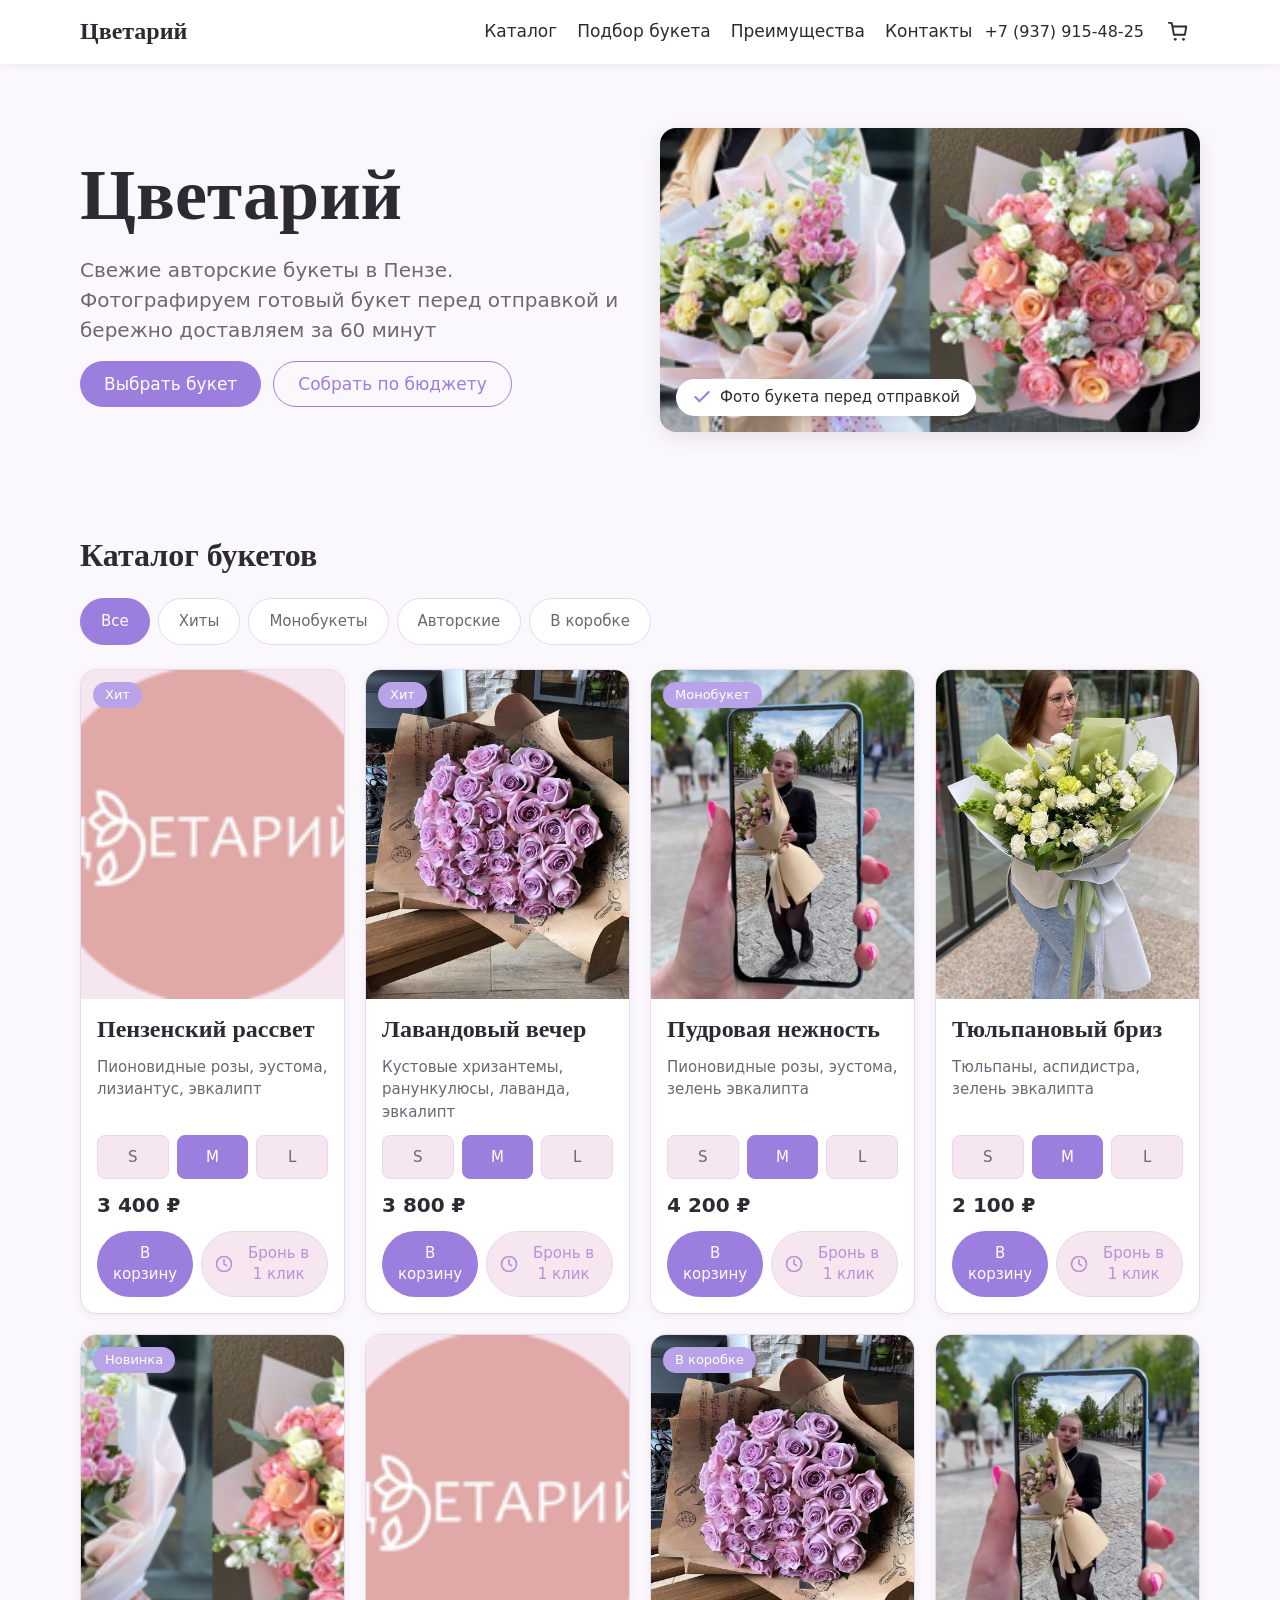
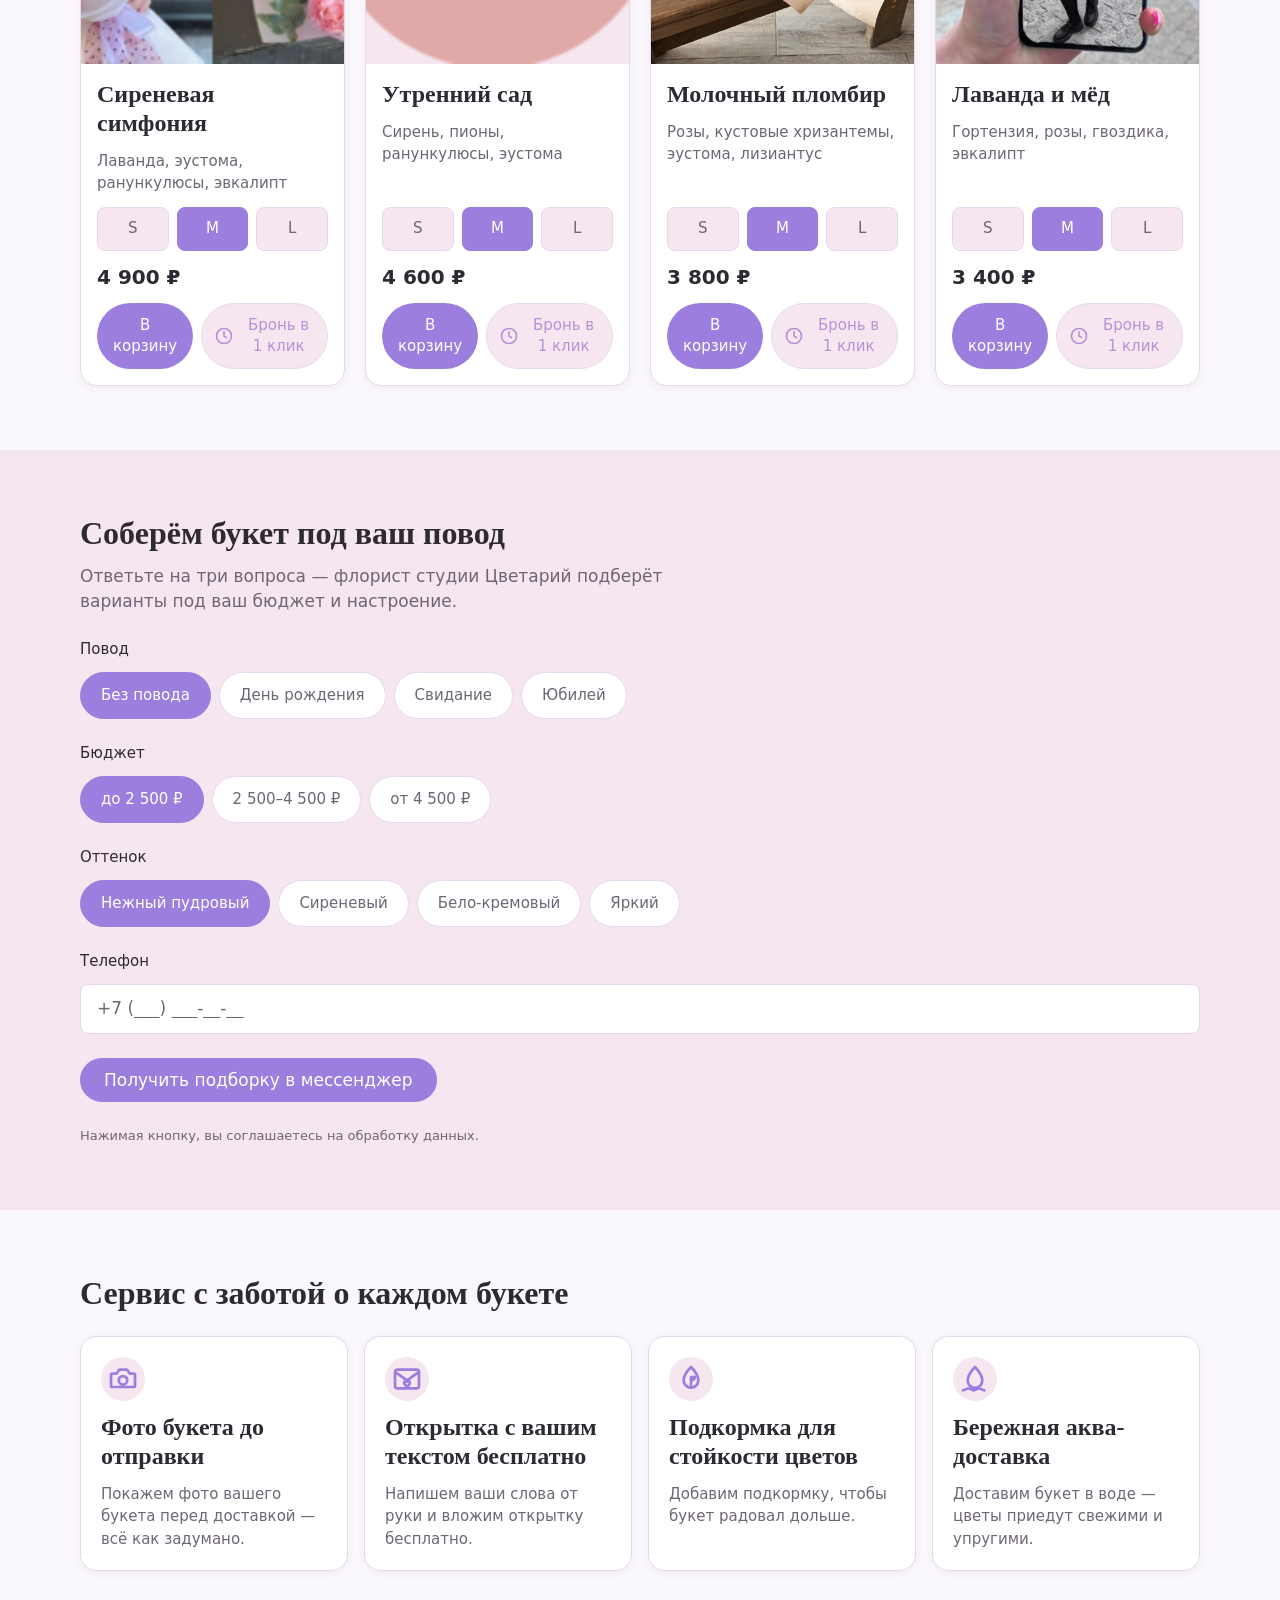
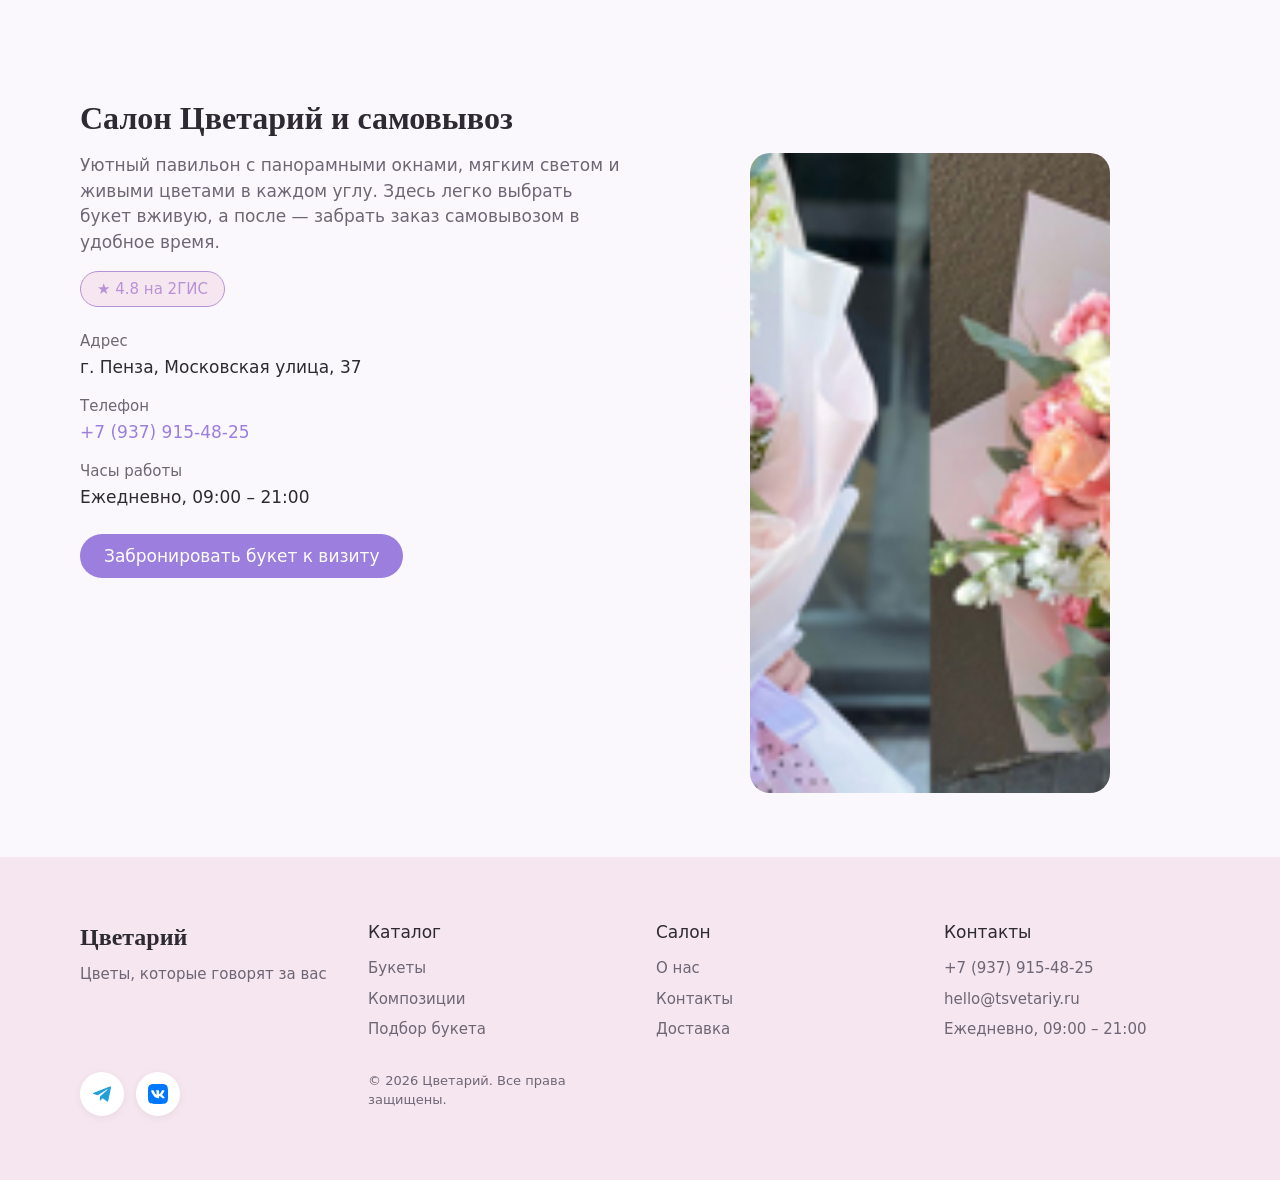
<file: tsvetariy-penza/index.html>
<!DOCTYPE html>
<html lang="ru">
<head>
  <meta charset="UTF-8">
  <meta name="viewport" content="width=device-width, initial-scale=1.0">
  <title>Цветарий — цветочная студия в Пензе</title>
  <meta name="description" content="Цветарий — цветочная студия в Пензе: свежие авторские букеты, композиции в коробке, подбор под повод и бюджет, бережная доставка по городу за 60 минут.">
  <link rel="stylesheet" href="css/reset.css">
  <link rel="stylesheet" href="css/variables.css">
  <link rel="stylesheet" href="css/style.css">
</head>
<body id="top">

  <!-- Шапка сайта -->
  <header class="header">
    <div class="header__inner container">
      <a class="header__logo" href="#top">
        <span class="header__logo-text">Цветарий</span>
      </a>

      <button class="header__burger" type="button" aria-label="Открыть меню" aria-expanded="false" aria-controls="site-nav">
        <span class="header__burger-line"></span>
        <span class="header__burger-line"></span>
        <span class="header__burger-line"></span>
      </button>

      <nav class="header__nav" id="site-nav" aria-label="Основная навигация">
        <ul class="header__nav-list">
          <li class="header__nav-item">
            <a class="header__nav-link" href="#catalog">Каталог</a>
          </li>
          <li class="header__nav-item">
            <a class="header__nav-link" href="#match">Подбор букета</a>
          </li>
          <li class="header__nav-item">
            <a class="header__nav-link" href="#advantages">Преимущества</a>
          </li>
          <li class="header__nav-item">
            <a class="header__nav-link" href="#contacts">Контакты</a>
          </li>
        </ul>
      </nav>

      <a class="header__phone" href="tel:+79379154825">+7 (937) 915-48-25</a>

      <button class="header__cart" type="button" data-cart-open aria-label="Открыть корзину" aria-controls="cart">
        <svg class="header__cart-icon" viewBox="0 0 24 24" width="22" height="22" aria-hidden="true" focusable="false">
          <path d="M6 6h15l-1.5 9h-12z" fill="none" stroke="currentColor" stroke-width="2" stroke-linecap="round" stroke-linejoin="round"/>
          <circle cx="9" cy="20" r="1.5" fill="currentColor"/>
          <circle cx="18" cy="20" r="1.5" fill="currentColor"/>
          <path d="M6 6 5 2H2" fill="none" stroke="currentColor" stroke-width="2" stroke-linecap="round" stroke-linejoin="round"/>
        </svg>
        <span class="header__cart-badge" data-cart-count="0" hidden>0</span>
      </button>
    </div>
  </header>

  <main>

    <!-- Первый экран -->
    <section class="hero" id="hero">
      <div class="hero__inner container">
        <div class="hero__content">
          <h1 class="hero__title">Цветарий</h1>
          <p class="hero__subtitle">Свежие авторские букеты в Пензе. Фотографируем готовый букет перед отправкой и бережно доставляем за 60 минут</p>
          <div class="hero__actions">
            <a class="btn btn--primary" href="#catalog">Выбрать букет</a>
            <button class="btn btn--ghost" type="button">Собрать по бюджету</button>
          </div>
        </div>
        <div class="hero__media">
          <img class="hero__image" src="photos/photo_2026-11-07_14-07-28.jpg" alt="Букет из свежих цветов в студии Цветарий" width="1600" height="1000">
          <p class="hero__badge">
            <svg class="hero__badge-icon" viewBox="0 0 24 24" width="20" height="20" aria-hidden="true" focusable="false">
              <path d="M20 6 9 17l-5-5" fill="none" stroke="#9B7EDE" stroke-width="2.5" stroke-linecap="round" stroke-linejoin="round"/>
            </svg>
            <span class="hero__badge-text">Фото букета перед отправкой</span>
          </p>
        </div>
      </div>
    </section>

    <!-- Каталог -->
    <section class="catalog" id="catalog">
      <div class="container">
        <h2 class="catalog__title">Каталог букетов</h2>

        <div class="catalog__tabs" role="tablist" aria-label="Фильтры каталога">
          <button class="catalog__tab catalog__tab--active" type="button" role="tab" data-filter="all" aria-selected="true">Все</button>
          <button class="catalog__tab" type="button" role="tab" data-filter="hits" aria-selected="false">Хиты</button>
          <button class="catalog__tab" type="button" role="tab" data-filter="mono" aria-selected="false">Монобукеты</button>
          <button class="catalog__tab" type="button" role="tab" data-filter="author" aria-selected="false">Авторские</button>
          <button class="catalog__tab" type="button" role="tab" data-filter="box" aria-selected="false">В коробке</button>
        </div>

        <div class="catalog__grid">
          <article class="card" data-category="hits" data-selected-size="m" data-id="penzenskiy-rassvet" data-title="Пензенский рассвет">
            <div class="card__media">
              <img class="card__image" src="photos/photo_2026-11-09_09-19-30.jpg" alt="Букет &quot;Пензенский рассвет&quot; из пионовидных роз, эустомы и лизиантуса в пудровых тонах" width="800" height="1000" loading="lazy" decoding="async">
              <span class="card__badge">Хит</span>
            </div>
            <div class="card__body">
              <h3 class="card__title">Пензенский рассвет</h3>
              <p class="card__composition">Пионовидные розы, эустома, лизиантус, эвкалипт</p>
              <div class="card__sizes" role="group" aria-label="Размер букета «Пензенский рассвет»">
                <button class="card__size" type="button" data-size="s" data-price="2400" aria-pressed="false">S</button>
                <button class="card__size card__size--active" type="button" data-size="m" data-price="3400" aria-pressed="true">M</button>
                <button class="card__size" type="button" data-size="l" data-price="4600" aria-pressed="false">L</button>
              </div>
              <p class="card__price" data-price-value="3400">3&nbsp;400&nbsp;₽</p>
              <div class="card__actions">
                <button class="card__btn" type="button" data-cart-add>В корзину</button>
                <button class="card__book" type="button" data-book-open aria-label="Бронь в 1 клик: Пензенский рассвет">
                  <svg class="card__book-icon" viewBox="0 0 24 24" width="20" height="20" aria-hidden="true" focusable="false">
                    <circle cx="12" cy="12" r="9" fill="none" stroke="currentColor" stroke-width="2"/>
                    <path d="M12 7v5l3 2" fill="none" stroke="currentColor" stroke-width="2" stroke-linecap="round" stroke-linejoin="round"/>
                  </svg>
                  <span class="card__book-text">Бронь в 1 клик</span>
                </button>
              </div>
            </div>
          </article>

          <article class="card" data-category="hits" data-selected-size="m" data-id="lavandovyy-vecher" data-title="Лавандовый вечер">
            <div class="card__media">
              <img class="card__image" src="photos/photo_2026-11-17_12-26-32.jpg" alt="Сборный букет &quot;Лавандовый вечер&quot; с хризантемами, ранункулюсами и лавандой" width="800" height="1000" loading="lazy" decoding="async">
              <span class="card__badge">Хит</span>
            </div>
            <div class="card__body">
              <h3 class="card__title">Лавандовый вечер</h3>
              <p class="card__composition">Кустовые хризантемы, ранункулюсы, лаванда, эвкалипт</p>
              <div class="card__sizes" role="group" aria-label="Размер букета «Лавандовый вечер»">
                <button class="card__size" type="button" data-size="s" data-price="2800" aria-pressed="false">S</button>
                <button class="card__size card__size--active" type="button" data-size="m" data-price="3800" aria-pressed="true">M</button>
                <button class="card__size" type="button" data-size="l" data-price="4900" aria-pressed="false">L</button>
              </div>
              <p class="card__price" data-price-value="3800">3&nbsp;800&nbsp;₽</p>
              <div class="card__actions">
                <button class="card__btn" type="button" data-cart-add>В корзину</button>
                <button class="card__book" type="button" data-book-open aria-label="Бронь в 1 клик: Лавандовый вечер">
                  <svg class="card__book-icon" viewBox="0 0 24 24" width="20" height="20" aria-hidden="true" focusable="false">
                    <circle cx="12" cy="12" r="9" fill="none" stroke="currentColor" stroke-width="2"/>
                    <path d="M12 7v5l3 2" fill="none" stroke="currentColor" stroke-width="2" stroke-linecap="round" stroke-linejoin="round"/>
                  </svg>
                  <span class="card__book-text">Бронь в 1 клик</span>
                </button>
              </div>
            </div>
          </article>

          <article class="card" data-category="mono" data-selected-size="m" data-id="pudrovaya-nezhnost" data-title="Пудровая нежность">
            <div class="card__media">
              <img class="card__image" src="photos/photo_2026-11-21_12-21-20.jpg" alt="Монобукет &quot;Пудровая нежность&quot; из пионовидных роз мягкого розового оттенка" width="800" height="1000" loading="lazy" decoding="async">
              <span class="card__badge">Монобукет</span>
            </div>
            <div class="card__body">
              <h3 class="card__title">Пудровая нежность</h3>
              <p class="card__composition">Пионовидные розы, эустома, зелень эвкалипта</p>
              <div class="card__sizes" role="group" aria-label="Размер букета «Пудровая нежность»">
                <button class="card__size" type="button" data-size="s" data-price="3200" aria-pressed="false">S</button>
                <button class="card__size card__size--active" type="button" data-size="m" data-price="4200" aria-pressed="true">M</button>
                <button class="card__size" type="button" data-size="l" data-price="5400" aria-pressed="false">L</button>
              </div>
              <p class="card__price" data-price-value="4200">4&nbsp;200&nbsp;₽</p>
              <div class="card__actions">
                <button class="card__btn" type="button" data-cart-add>В корзину</button>
                <button class="card__book" type="button" data-book-open aria-label="Бронь в 1 клик: Пудровая нежность">
                  <svg class="card__book-icon" viewBox="0 0 24 24" width="20" height="20" aria-hidden="true" focusable="false">
                    <circle cx="12" cy="12" r="9" fill="none" stroke="currentColor" stroke-width="2"/>
                    <path d="M12 7v5l3 2" fill="none" stroke="currentColor" stroke-width="2" stroke-linecap="round" stroke-linejoin="round"/>
                  </svg>
                  <span class="card__book-text">Бронь в 1 клик</span>
                </button>
              </div>
            </div>
          </article>

          <article class="card" data-category="mono" data-selected-size="m" data-id="tyulpanovyy-briz" data-title="Тюльпановый бриз">
            <div class="card__media">
              <img class="card__image" src="photos/photo_2026-11-21_18-42-05.jpg" alt="Монобукет &quot;Тюльпановый бриз&quot; из свежих тюльпанов с зеленью" width="800" height="1000" loading="lazy" decoding="async">
            </div>
            <div class="card__body">
              <h3 class="card__title">Тюльпановый бриз</h3>
              <p class="card__composition">Тюльпаны, аспидистра, зелень эвкалипта</p>
              <div class="card__sizes" role="group" aria-label="Размер букета «Тюльпановый бриз»">
                <button class="card__size" type="button" data-size="s" data-price="1500" aria-pressed="false">S</button>
                <button class="card__size card__size--active" type="button" data-size="m" data-price="2100" aria-pressed="true">M</button>
                <button class="card__size" type="button" data-size="l" data-price="2800" aria-pressed="false">L</button>
              </div>
              <p class="card__price" data-price-value="2100">2&nbsp;100&nbsp;₽</p>
              <div class="card__actions">
                <button class="card__btn" type="button" data-cart-add>В корзину</button>
                <button class="card__book" type="button" data-book-open aria-label="Бронь в 1 клик: Тюльпановый бриз">
                  <svg class="card__book-icon" viewBox="0 0 24 24" width="20" height="20" aria-hidden="true" focusable="false">
                    <circle cx="12" cy="12" r="9" fill="none" stroke="currentColor" stroke-width="2"/>
                    <path d="M12 7v5l3 2" fill="none" stroke="currentColor" stroke-width="2" stroke-linecap="round" stroke-linejoin="round"/>
                  </svg>
                  <span class="card__book-text">Бронь в 1 клик</span>
                </button>
              </div>
            </div>
          </article>

          <article class="card" data-category="author" data-selected-size="m" data-id="sirenevaya-simfoniya" data-title="Сиреневая симфония">
            <div class="card__media">
              <img class="card__image" src="photos/photo_2026-11-07_14-07-28.jpg" alt="Авторский букет &quot;Сиреневая симфония&quot; с лавандой, эустомой и ранункулюсами" width="800" height="1000" loading="lazy" decoding="async">
              <span class="card__badge">Новинка</span>
            </div>
            <div class="card__body">
              <h3 class="card__title">Сиреневая симфония</h3>
              <p class="card__composition">Лаванда, эустома, ранункулюсы, эвкалипт</p>
              <div class="card__sizes" role="group" aria-label="Размер букета «Сиреневая симфония»">
                <button class="card__size" type="button" data-size="s" data-price="3900" aria-pressed="false">S</button>
                <button class="card__size card__size--active" type="button" data-size="m" data-price="4900" aria-pressed="true">M</button>
                <button class="card__size" type="button" data-size="l" data-price="5900" aria-pressed="false">L</button>
              </div>
              <p class="card__price" data-price-value="4900">4&nbsp;900&nbsp;₽</p>
              <div class="card__actions">
                <button class="card__btn" type="button" data-cart-add>В корзину</button>
                <button class="card__book" type="button" data-book-open aria-label="Бронь в 1 клик: Сиреневая симфония">
                  <svg class="card__book-icon" viewBox="0 0 24 24" width="20" height="20" aria-hidden="true" focusable="false">
                    <circle cx="12" cy="12" r="9" fill="none" stroke="currentColor" stroke-width="2"/>
                    <path d="M12 7v5l3 2" fill="none" stroke="currentColor" stroke-width="2" stroke-linecap="round" stroke-linejoin="round"/>
                  </svg>
                  <span class="card__book-text">Бронь в 1 клик</span>
                </button>
              </div>
            </div>
          </article>

          <article class="card" data-category="author" data-selected-size="m" data-id="utrenniy-sad" data-title="Утренний сад">
            <div class="card__media">
              <img class="card__image" src="photos/photo_2026-11-09_09-19-30.jpg" alt="Авторский букет &quot;Утренний сад&quot; с сиренью, пионами и ранункулюсами" width="800" height="1000" loading="lazy" decoding="async">
            </div>
            <div class="card__body">
              <h3 class="card__title">Утренний сад</h3>
              <p class="card__composition">Сирень, пионы, ранункулюсы, эустома</p>
              <div class="card__sizes" role="group" aria-label="Размер букета «Утренний сад»">
                <button class="card__size" type="button" data-size="s" data-price="3600" aria-pressed="false">S</button>
                <button class="card__size card__size--active" type="button" data-size="m" data-price="4600" aria-pressed="true">M</button>
                <button class="card__size" type="button" data-size="l" data-price="5800" aria-pressed="false">L</button>
              </div>
              <p class="card__price" data-price-value="4600">4&nbsp;600&nbsp;₽</p>
              <div class="card__actions">
                <button class="card__btn" type="button" data-cart-add>В корзину</button>
                <button class="card__book" type="button" data-book-open aria-label="Бронь в 1 клик: Утренний сад">
                  <svg class="card__book-icon" viewBox="0 0 24 24" width="20" height="20" aria-hidden="true" focusable="false">
                    <circle cx="12" cy="12" r="9" fill="none" stroke="currentColor" stroke-width="2"/>
                    <path d="M12 7v5l3 2" fill="none" stroke="currentColor" stroke-width="2" stroke-linecap="round" stroke-linejoin="round"/>
                  </svg>
                  <span class="card__book-text">Бронь в 1 клик</span>
                </button>
              </div>
            </div>
          </article>

          <article class="card" data-category="box" data-selected-size="m" data-id="molochnyy-plombir" data-title="Молочный пломбир">
            <div class="card__media">
              <img class="card__image" src="photos/photo_2026-11-17_12-26-32.jpg" alt="Композиция &quot;Молочный пломбир&quot; в коробке с розами, хризантемами и эустомой" width="800" height="1000" loading="lazy" decoding="async">
              <span class="card__badge">В коробке</span>
            </div>
            <div class="card__body">
              <h3 class="card__title">Молочный пломбир</h3>
              <p class="card__composition">Розы, кустовые хризантемы, эустома, лизиантус</p>
              <div class="card__sizes" role="group" aria-label="Размер букета «Молочный пломбир»">
                <button class="card__size" type="button" data-size="s" data-price="2900" aria-pressed="false">S</button>
                <button class="card__size card__size--active" type="button" data-size="m" data-price="3800" aria-pressed="true">M</button>
                <button class="card__size" type="button" data-size="l" data-price="4900" aria-pressed="false">L</button>
              </div>
              <p class="card__price" data-price-value="3800">3&nbsp;800&nbsp;₽</p>
              <div class="card__actions">
                <button class="card__btn" type="button" data-cart-add>В корзину</button>
                <button class="card__book" type="button" data-book-open aria-label="Бронь в 1 клик: Молочный пломбир">
                  <svg class="card__book-icon" viewBox="0 0 24 24" width="20" height="20" aria-hidden="true" focusable="false">
                    <circle cx="12" cy="12" r="9" fill="none" stroke="currentColor" stroke-width="2"/>
                    <path d="M12 7v5l3 2" fill="none" stroke="currentColor" stroke-width="2" stroke-linecap="round" stroke-linejoin="round"/>
                  </svg>
                  <span class="card__book-text">Бронь в 1 клик</span>
                </button>
              </div>
            </div>
          </article>

          <article class="card" data-category="box" data-selected-size="m" data-id="lavanda-i-myod" data-title="Лаванда и мёд">
            <div class="card__media">
              <img class="card__image" src="photos/photo_2026-11-21_12-21-20.jpg" alt="Композиция &quot;Лаванда и мёд&quot; в коробке с гортензией, розами и гвоздикой" width="800" height="1000" loading="lazy" decoding="async">
            </div>
            <div class="card__body">
              <h3 class="card__title">Лаванда и мёд</h3>
              <p class="card__composition">Гортензия, розы, гвоздика, эвкалипт</p>
              <div class="card__sizes" role="group" aria-label="Размер букета «Лаванда и мёд»">
                <button class="card__size" type="button" data-size="s" data-price="2600" aria-pressed="false">S</button>
                <button class="card__size card__size--active" type="button" data-size="m" data-price="3400" aria-pressed="true">M</button>
                <button class="card__size" type="button" data-size="l" data-price="4400" aria-pressed="false">L</button>
              </div>
              <p class="card__price" data-price-value="3400">3&nbsp;400&nbsp;₽</p>
              <div class="card__actions">
                <button class="card__btn" type="button" data-cart-add>В корзину</button>
                <button class="card__book" type="button" data-book-open aria-label="Бронь в 1 клик: Лаванда и мёд">
                  <svg class="card__book-icon" viewBox="0 0 24 24" width="20" height="20" aria-hidden="true" focusable="false">
                    <circle cx="12" cy="12" r="9" fill="none" stroke="currentColor" stroke-width="2"/>
                    <path d="M12 7v5l3 2" fill="none" stroke="currentColor" stroke-width="2" stroke-linecap="round" stroke-linejoin="round"/>
                  </svg>
                  <span class="card__book-text">Бронь в 1 клик</span>
                </button>
              </div>
            </div>
          </article>
        </div>
      </div>
    </section>

    <!-- Подбор букета -->
    <section class="match" id="match">
      <div class="container">
        <h2 class="match__title">Соберём букет под ваш повод</h2>
        <p class="match__subtitle">Ответьте на три вопроса — флорист студии Цветарий подберёт варианты под ваш бюджет и настроение.</p>

        <form class="match__form" action="#" method="post">
          <div class="match__field">
            <span class="match__label">Повод</span>
            <div class="match__chips" role="group" aria-label="Повод">
              <button class="match__chip match__chip--active" type="button" data-value="none" aria-pressed="true">Без повода</button>
              <button class="match__chip" type="button" data-value="birthday" aria-pressed="false">День рождения</button>
              <button class="match__chip" type="button" data-value="date" aria-pressed="false">Свидание</button>
              <button class="match__chip" type="button" data-value="anniversary" aria-pressed="false">Юбилей</button>
            </div>
            <input class="match__value" type="hidden" name="occasion" value="none">
          </div>

          <div class="match__field">
            <span class="match__label">Бюджет</span>
            <div class="match__chips" role="group" aria-label="Бюджет">
              <button class="match__chip match__chip--active" type="button" data-value="low" aria-pressed="true">до 2 500 ₽</button>
              <button class="match__chip" type="button" data-value="mid" aria-pressed="false">2 500–4 500 ₽</button>
              <button class="match__chip" type="button" data-value="high" aria-pressed="false">от 4 500 ₽</button>
            </div>
            <input class="match__value" type="hidden" name="budget" value="low">
          </div>

          <div class="match__field">
            <span class="match__label">Оттенок</span>
            <div class="match__chips" role="group" aria-label="Оттенок">
              <button class="match__chip match__chip--active" type="button" data-value="powder" aria-pressed="true">Нежный пудровый</button>
              <button class="match__chip" type="button" data-value="lilac" aria-pressed="false">Сиреневый</button>
              <button class="match__chip" type="button" data-value="cream" aria-pressed="false">Бело-кремовый</button>
              <button class="match__chip" type="button" data-value="bright" aria-pressed="false">Яркий</button>
            </div>
            <input class="match__value" type="hidden" name="shade" value="powder">
          </div>

          <div class="match__field">
            <label class="match__label" for="match-phone">Телефон</label>
            <input class="match__phone" id="match-phone" name="phone" type="tel" inputmode="tel" autocomplete="tel" placeholder="+7 (___) ___-__-__" maxlength="18" required>
          </div>

          <button class="btn btn--primary match__btn" type="submit">Получить подборку в мессенджер</button>
          <p class="match__note">Нажимая кнопку, вы соглашаетесь на обработку данных.</p>
        </form>
      </div>
    </section>

    <!-- Преимущества -->
    <section class="advantages" id="advantages">
      <div class="container">
        <h2 class="advantages__title">Сервис с заботой о каждом букете</h2>

        <ul class="advantages__list">
          <li class="advantages__item">
            <div class="advantages__icon">
              <img src="assets/icons/icon-photo.svg" alt="" width="32" height="32">
            </div>
            <h3 class="advantages__item-title">Фото букета до отправки</h3>
            <p class="advantages__text">Покажем фото вашего букета перед доставкой — всё как задумано.</p>
          </li>

          <li class="advantages__item">
            <div class="advantages__icon">
              <img src="assets/icons/icon-card.svg" alt="" width="32" height="32">
            </div>
            <h3 class="advantages__item-title">Открытка с вашим текстом бесплатно</h3>
            <p class="advantages__text">Напишем ваши слова от руки и вложим открытку бесплатно.</p>
          </li>

          <li class="advantages__item">
            <div class="advantages__icon">
              <img src="assets/icons/icon-care.svg" alt="" width="32" height="32">
            </div>
            <h3 class="advantages__item-title">Подкормка для стойкости цветов</h3>
            <p class="advantages__text">Добавим подкормку, чтобы букет радовал дольше.</p>
          </li>

          <li class="advantages__item">
            <div class="advantages__icon">
              <img src="assets/icons/icon-delivery.svg" alt="" width="32" height="32">
            </div>
            <h3 class="advantages__item-title">Бережная аква-доставка</h3>
            <p class="advantages__text">Доставим букет в воде — цветы приедут свежими и упругими.</p>
          </li>
        </ul>
      </div>
    </section>

    <!-- Салон и самовывоз -->
    <section class="salon" id="contacts">
      <div class="container">
        <h2 class="salon__title">Салон Цветарий и самовывоз</h2>

        <div class="salon__grid">
          <div class="salon__content">
            <p class="salon__text">Уютный павильон с панорамными окнами, мягким светом и живыми цветами в каждом углу. Здесь легко выбрать букет вживую, а после — забрать заказ самовывозом в удобное время.</p>

            <p class="salon__rating">★ 4.8 на 2ГИС</p>

            <ul class="salon__list">
              <li class="salon__item">
                <span class="salon__label">Адрес</span>
                <span class="salon__value">г. Пенза, Московская улица, 37</span>
              </li>
              <li class="salon__item">
                <span class="salon__label">Телефон</span>
                <a class="salon__value salon__link" href="tel:+79379154825">+7 (937) 915-48-25</a>
              </li>
              <li class="salon__item">
                <span class="salon__label">Часы работы</span>
                <span class="salon__value">Ежедневно, 09:00 – 21:00</span>
              </li>
            </ul>

            <button class="btn btn--primary salon__btn" type="button" data-book-open>Забронировать букет к визиту</button>
          </div>

          <div class="salon__media">
            <div class="salon__video">
              <img class="salon__video-player" src="photos/photo_2026-11-07_14-07-28.jpg" alt="Букеты студии Цветарий" loading="eager" width="360" height="640">
            </div>
          </div>
        </div>
      </div>
    </section>

  </main>

  <!-- Подвал -->
  <footer class="footer">
    <div class="footer__inner container">
      <div class="footer__brand">
        <span class="footer__logo">Цветарий</span>
        <p class="footer__tagline">Цветы, которые говорят за вас</p>
      </div>

      <div class="footer__col">
        <h2 class="footer__title">Каталог</h2>
        <ul class="footer__list">
          <li class="footer__item"><a class="footer__link" href="#catalog">Букеты</a></li>
          <li class="footer__item"><a class="footer__link" href="#catalog">Композиции</a></li>
          <li class="footer__item"><a class="footer__link" href="#match">Подбор букета</a></li>
        </ul>
      </div>

      <div class="footer__col">
        <h2 class="footer__title">Салон</h2>
        <ul class="footer__list">
          <li class="footer__item"><a class="footer__link" href="#advantages">О нас</a></li>
          <li class="footer__item"><a class="footer__link" href="#contacts">Контакты</a></li>
          <li class="footer__item"><a class="footer__link" href="#contacts">Доставка</a></li>
        </ul>
      </div>

      <div class="footer__col">
        <h2 class="footer__title">Контакты</h2>
        <ul class="footer__list">
          <li class="footer__item"><a class="footer__link" href="tel:+79379154825">+7 (937) 915-48-25</a></li>
          <li class="footer__item"><a class="footer__link" href="mailto:hello@tsvetariy.ru">hello@tsvetariy.ru</a></li>
          <li class="footer__item"><span class="footer__text">Ежедневно, 09:00 – 21:00</span></li>
        </ul>
      </div>

      <div class="footer__socials">
        <a class="footer__social-link" href="https://t.me/" aria-label="Написать нам в Telegram">
          <img src="assets/icons/icon-telegram.svg" alt="" width="24" height="24">
        </a>
        <a class="footer__social-link" href="https://vk.com/" aria-label="Написать нам во ВКонтакте">
          <img src="assets/icons/icon-vk.svg" alt="" width="24" height="24">
        </a>
      </div>

      <p class="footer__copyright">© 2026 Цветарий. Все права защищены.</p>
    </div>
  </footer>

  <!-- Мобильная нижняя навигация -->
  <nav class="bottom-bar" aria-label="Мобильная навигация">
    <ul class="bottom-bar__list">
      <li class="bottom-bar__item">
        <a class="bottom-bar__link" href="#catalog" aria-label="Каталог">
          <span class="bottom-bar__icon">
            <img src="assets/icons/icon-catalog.svg" alt="" width="24" height="24">
          </span>
          <span class="bottom-bar__label">Каталог</span>
        </a>
      </li>
      <li class="bottom-bar__item">
        <a class="bottom-bar__link" href="#match" aria-label="Подбор букета">
          <span class="bottom-bar__icon">
            <img src="assets/icons/icon-match.svg" alt="" width="24" height="24">
          </span>
          <span class="bottom-bar__label">Подбор</span>
        </a>
      </li>
      <li class="bottom-bar__item">
        <a class="bottom-bar__link" href="https://t.me/" aria-label="Мессенджер">
          <span class="bottom-bar__icon">
            <img src="assets/icons/icon-messenger.svg" alt="" width="24" height="24">
          </span>
          <span class="bottom-bar__label">Мессенджер</span>
        </a>
      </li>
      <li class="bottom-bar__item">
        <button class="bottom-bar__link" type="button" data-cart-open aria-label="Открыть корзину">
          <span class="bottom-bar__icon">
            <img src="assets/icons/icon-cart.svg" alt="" width="24" height="24">
            <span class="bottom-bar__badge" data-cart-count="0" hidden>0</span>
          </span>
          <span class="bottom-bar__label">Корзина</span>
        </button>
      </li>
    </ul>
  </nav>

  <!-- Корзина -->
  <div class="cart" id="cart" data-cart-panel hidden>
    <div class="cart__overlay" data-cart-close></div>
    <div class="cart__panel" role="dialog" aria-modal="true" aria-labelledby="cart-title">
      <span class="cart__handle" aria-hidden="true"></span>
      <div class="cart__head">
        <h2 class="cart__title" id="cart-title">Корзина</h2>
        <button class="cart__close" type="button" data-cart-close aria-label="Закрыть корзину">
          <svg viewBox="0 0 24 24" width="20" height="20" aria-hidden="true" focusable="false"><path d="M6 6l12 12M18 6 6 18" fill="none" stroke="currentColor" stroke-width="2" stroke-linecap="round"/></svg>
        </button>
      </div>
      <div class="cart__body">
        <ul class="cart__list" data-cart-list></ul>
        <p class="cart__empty" data-cart-empty>Ваша корзина пуста. Добавьте букет из каталога.</p>
      </div>
      <form class="cart__form" data-cart-form>
        <div class="cart__delivery" role="group" aria-label="Способ получения">
          <button class="cart__delivery-tab cart__delivery-tab--active" type="button" data-delivery="courier" aria-pressed="true">Доставка курьером</button>
          <button class="cart__delivery-tab" type="button" data-delivery="pickup" aria-pressed="false">Самовывоз из салона Цветарий</button>
        </div>
        <div class="cart__delivery-panel" data-delivery-panel="courier">
          <label class="cart__field">
            <span class="cart__label">Адрес доставки</span>
            <input class="cart__input" type="text" name="address" autocomplete="street-address" placeholder="Улица, дом, квартира">
          </label>
          <label class="cart__field">
            <span class="cart__label">Желаемое время доставки</span>
            <input class="cart__input" type="text" name="delivery-time" placeholder="Сегодня, 14:00–16:00" maxlength="40">
          </label>
        </div>
        <div class="cart__delivery-panel" data-delivery-panel="pickup" hidden>
          <label class="cart__field">
            <span class="cart__label">Удобное время визита</span>
            <input class="cart__input" type="text" name="visit-time" placeholder="Сегодня, 18:00" maxlength="40">
          </label>
        </div>
        <label class="cart__field">
          <span class="cart__label">Текст открытки (бесплатно)</span>
          <textarea class="cart__textarea" name="postcard" rows="3" maxlength="200" placeholder="Напишите пожелание — вложим открытку от руки"></textarea>
        </label>
        <div class="cart__summary">
          <span class="cart__summary-label">Итого</span>
          <span class="cart__summary-value" data-cart-total>0&nbsp;₽</span>
        </div>
        <button class="btn btn--primary cart__submit" type="submit">Оформить заказ</button>
        <p class="cart__note">Нажимая кнопку, вы соглашаетесь на обработку данных.</p>
      </form>
      <div class="cart__success" data-cart-success hidden>
        <span class="cart__success-icon" aria-hidden="true">
          <svg viewBox="0 0 48 48" width="48" height="48"><circle cx="24" cy="24" r="22" fill="none" stroke="currentColor" stroke-width="3"/><path d="M15 25l6 6 12-13" fill="none" stroke="currentColor" stroke-width="3" stroke-linecap="round" stroke-linejoin="round"/></svg>
        </span>
        <h3 class="cart__success-title">Заявка принята!</h3>
        <p class="cart__success-text">Флорист Цветарий свяжется с вами для подтверждения. Спасибо за заказ.</p>
        <button class="btn btn--ghost cart__success-btn" type="button" data-cart-close>Продолжить покупки</button>
      </div>
    </div>
  </div>

  <!-- Бронь в 1 клик -->
  <div class="book" id="book" data-book-panel hidden>
    <div class="book__overlay" data-book-close></div>
    <div class="book__dialog" role="dialog" aria-modal="true" aria-labelledby="book-title">
      <span class="book__handle" aria-hidden="true"></span>
      <div class="book__head">
        <h2 class="book__title" id="book-title">Бронь в 1 клик</h2>
        <button class="book__close" type="button" data-book-close aria-label="Закрыть форму брони">
          <svg viewBox="0 0 24 24" width="20" height="20" aria-hidden="true" focusable="false"><path d="M6 6l12 12M18 6 6 18" fill="none" stroke="currentColor" stroke-width="2" stroke-linecap="round"/></svg>
        </button>
      </div>
      <p class="book__summary">Букет «<span class="book__bouquet" data-book-bouquet>—</span>», размер <span class="book__size" data-book-size>—</span>.</p>
      <form class="book__form" data-book-form>
        <label class="book__field">
          <span class="book__label">Ваше имя</span>
          <input class="book__input" type="text" name="name" autocomplete="name" placeholder="Как к вам обращаться" required>
        </label>
        <label class="book__field">
          <span class="book__label">Телефон</span>
          <input class="book__input" type="tel" name="phone" inputmode="tel" autocomplete="tel" placeholder="+7 (___) ___-__-__" maxlength="18" required>
        </label>
        <button class="btn btn--primary book__submit" type="submit">Забронировать букет</button>
        <p class="book__note">Перезвоним в течение 15 минут и подтвердим бронь.</p>
      </form>
      <div class="book__success" data-book-success hidden>
        <span class="book__success-icon" aria-hidden="true">
          <svg viewBox="0 0 48 48" width="48" height="48"><circle cx="24" cy="24" r="22" fill="none" stroke="currentColor" stroke-width="3"/><path d="M15 25l6 6 12-13" fill="none" stroke="currentColor" stroke-width="3" stroke-linecap="round" stroke-linejoin="round"/></svg>
        </span>
        <h3 class="book__success-title">Бронь оформлена!</h3>
        <p class="book__success-text">Мы закрепили букет за вами. Флорист свяжется с вами для подтверждения.</p>
        <button class="btn btn--ghost book__success-btn" type="button" data-book-close>Закрыть</button>
      </div>
    </div>
  </div>

  <script src="js/main.js" defer></script>
</body>
</html>
</file>
<file: botanicheskiy-sad-penza/css/variables.css>
/* Дизайн-токены проекта «Ботанический сад» */

:root {
  /* Цвета */
  --color-bg-main: #FBF8FC;
  --color-bg-secondary: #F5E6F0;
  --color-surface: #FFFFFF;
  --color-primary: #9B7EDE;
  --color-primary-hover: #8265C9;
  --color-accent-lilac: #7E63B8;
  --color-accent-gold: #C4A9DC;
  --color-text-main: #2E2A33;
  --color-text-muted: #6E6577;
  --color-border: #EADFEC;
  --color-overlay: rgba(46, 42, 51, 0.5);

  /* Шрифты */
  --font-heading: Georgia, 'Times New Roman', serif;
  --font-ui: system-ui, -apple-system, sans-serif;

  /* Размеры текста */
  --fs-xs: clamp(0.75rem, 0.72rem + 0.15vw, 0.8125rem);
  --fs-sm: clamp(0.875rem, 0.84rem + 0.18vw, 0.9375rem);
  --fs-base: clamp(1rem, 0.96rem + 0.2vw, 1.0625rem);
  --fs-lg: clamp(1.125rem, 1.06rem + 0.3vw, 1.25rem);
  --fs-h3: clamp(1.25rem, 1.1rem + 0.7vw, 1.5rem);
  --fs-h2: clamp(1.5rem, 1.25rem + 1.2vw, 2rem);

  /* Насыщенность */
  --fw-medium: 500;
  --fw-bold: 700;

  /* Межстрочный интервал */
  --lh-tight: 1.2;
  --lh-normal: 1.5;

  /* Отступы (шаг 4px) */
  --space-1: 4px;
  --space-2: 8px;
  --space-3: 12px;
  --space-4: 16px;
  --space-5: 20px;
  --space-6: 24px;
  --space-8: 32px;
  --space-10: 40px;
  --space-section: clamp(32px, 5vw, 72px);

  /* Радиусы */
  --radius-sm: 4px;
  --radius-md: 8px;
  --radius-lg: 16px;
  --radius-full: 999px;
  --radius-sheet: 20px;

  /* Размеры лейаута */
  --container-max: 1200px;
  --container-pad: clamp(16px, 4vw, 40px);
  --header-height: 64px;
  --bottom-bar-height: 64px;
  --tap-min: 44px;
  --drawer-width: min(420px, 100%);
  --book-dialog-width: 480px;
  --sheet-max-height: 90vh;

  /* Слои */
  --z-sheet: 100;

  /* Тени */
  --shadow-soft: 0 2px 8px rgba(46, 42, 39, 0.06);
  --shadow-card: 0 6px 20px rgba(46, 42, 39, 0.1);
  --shadow-bar: 0 -2px 12px rgba(46, 42, 39, 0.08);

  /* Переходы */
  --transition-base: 0.2s ease;
  --transition-slow: 0.3s ease;
}
</file>
<file: botanicheskiy-sad-penza/css/style.css>
/* Стили компонентов — этап 2 */

/* ===== Общие утилиты ===== */

.container {
  width: 100%;
  max-width: var(--container-max);
  margin-inline: auto;
  padding-inline: var(--container-pad);
}

/* Базовое выравнивание элементов управления */
.btn,
.catalog__tab,
.card__size,
.card__book {
  display: inline-flex;
  align-items: center;
  justify-content: center;
}

/* Единый переход для «чипов» каталога и карточек */
.catalog__tab,
.card__size,
.card__book {
  transition: background-color var(--transition-base), color var(--transition-base), border-color var(--transition-base);
}

/* Ховер-состояния управляющих элементов */
.btn--primary:hover,
.card__btn:hover {
  background-color: var(--color-primary-hover);
}

.catalog__tab:hover,
.card__size:hover {
  color: var(--color-primary);
  border-color: var(--color-primary);
}

/* Фокус-состояния управляющих элементов */
.btn--primary:focus-visible,
.card__btn:focus-visible {
  outline: 2px solid var(--color-primary-hover);
  outline-offset: 2px;
}

.btn--ghost:focus-visible,
.card__size:focus-visible {
  outline: 2px solid var(--color-primary);
  outline-offset: 2px;
}

.btn {
  min-height: var(--tap-min);
  padding: var(--space-3) var(--space-6);
  border-radius: var(--radius-full);
  font-family: var(--font-ui);
  font-size: var(--fs-base);
  font-weight: var(--fw-medium);
  line-height: var(--lh-tight);
  text-align: center;
  cursor: pointer;
  transition: background-color var(--transition-base), color var(--transition-base), border-color var(--transition-base), box-shadow var(--transition-base);
}

.btn--primary {
  background-color: var(--color-primary);
  color: var(--color-surface);
}

.btn--ghost {
  background-color: transparent;
  color: var(--color-primary);
  border: 1px solid var(--color-primary);
}

.btn--ghost:hover {
  background-color: var(--color-primary);
  color: var(--color-surface);
}

/* ===== Шапка (header) ===== */

.header {
  position: sticky;
  top: 0;
  z-index: 40;
  background-color: var(--color-surface);
  box-shadow: var(--shadow-soft);
}

.header__inner {
  display: flex;
  align-items: center;
  justify-content: space-between;
  gap: var(--space-3);
  min-height: var(--header-height);
}

.header__logo {
  display: inline-flex;
  align-items: center;
  min-height: var(--tap-min);
}

.header__logo-text {
  font-family: var(--font-heading);
  font-size: var(--fs-h3);
  font-weight: var(--fw-bold);
  color: var(--color-text-main);
}

.header__phone {
  display: none;
  align-items: center;
  min-height: var(--tap-min);
  color: var(--color-text-main);
  transition: color var(--transition-base);
}

.header__phone:hover {
  color: var(--color-primary);
}

.header__phone:focus-visible {
  outline: 2px solid var(--color-primary);
  outline-offset: 2px;
  border-radius: var(--radius-sm);
}

.header__burger {
  display: inline-flex;
  flex-direction: column;
  justify-content: center;
  align-items: center;
  gap: var(--space-1);
  width: var(--tap-min);
  height: var(--tap-min);
  margin-inline-start: auto;
  z-index: 45;
}

.header__burger-line {
  width: 22px;
  height: 2px;
  background-color: var(--color-text-main);
  border-radius: var(--radius-full);
  transition: transform var(--transition-base), opacity var(--transition-base);
}

.header__burger[aria-expanded="true"] .header__burger-line:nth-child(1) {
  transform: rotate(45deg) translateY(6px);
}

.header__burger[aria-expanded="true"] .header__burger-line:nth-child(2) {
  opacity: 0;
}

.header__burger[aria-expanded="true"] .header__burger-line:nth-child(3) {
  transform: rotate(-45deg) translateY(-6px);
}

.header__nav {
  position: fixed;
  inset-block-start: var(--header-height);
  inset-inline: 0;
  z-index: 44;
  display: none;
  padding: var(--space-5) var(--container-pad) var(--space-6);
  background-color: var(--color-surface);
  box-shadow: var(--shadow-card);
  max-height: calc(100vh - var(--header-height));
  overflow-y: auto;
}

.header__nav.is-open {
  display: block;
}

.header__nav-list {
  display: flex;
  flex-direction: column;
  gap: var(--space-2);
}

.header__nav-link {
  display: flex;
  align-items: center;
  min-height: var(--tap-min);
  color: var(--color-text-main);
  font-size: var(--fs-base);
  transition: color var(--transition-base);
}

.header__nav-link:hover {
  color: var(--color-primary);
}

.header__nav-link:focus-visible {
  outline: 2px solid var(--color-primary);
  outline-offset: 2px;
  border-radius: var(--radius-sm);
}

@media (min-width: 1024px) {
  .header__burger {
    display: none;
  }

  .header__phone {
    display: inline-flex;
  }

  .header__nav {
    position: static;
    display: block;
    z-index: auto;
    margin-inline-start: auto;
    padding: 0;
    background: none;
    box-shadow: none;
    max-height: none;
    overflow: visible;
  }

  .header__nav-list {
    flex-direction: row;
    gap: var(--space-5);
  }
}

/* ===== Кнопка корзины в шапке (header__cart) ===== */

.header__cart {
  position: relative;
  display: inline-flex;
  align-items: center;
  justify-content: center;
  min-width: var(--tap-min);
  min-height: var(--tap-min);
  color: var(--color-text-main);
  transition: color var(--transition-base);
}

.header__cart:hover {
  color: var(--color-primary);
}

.header__cart:focus-visible {
  outline: 2px solid var(--color-primary);
  outline-offset: 2px;
  border-radius: var(--radius-sm);
}

.header__cart-icon {
  flex: none;
}

.header__cart-badge,
.bottom-bar__badge {
  display: inline-flex;
  align-items: center;
  justify-content: center;
  min-width: var(--space-5);
  height: var(--space-5);
  padding-inline: var(--space-1);
  background-color: var(--color-primary);
  color: var(--color-surface);
  font-size: var(--fs-xs);
  font-weight: var(--fw-medium);
  border-radius: var(--radius-full);
}

.header__cart-badge {
  position: absolute;
  top: var(--space-1);
  right: var(--space-1);
}

.header__cart-badge[hidden] {
  display: none;
}

/* ===== Первый экран (hero) ===== */

.hero {
  padding-block: var(--space-section) var(--space-10);
}

.hero__inner {
  display: grid;
  grid-template-columns: 1fr;
  gap: var(--space-8);
  align-items: center;
}

.hero__content {
  display: flex;
  flex-direction: column;
  gap: var(--space-4);
}

.hero__title {
  font-family: var(--font-heading);
  font-size: clamp(2.75rem, 6vw, 4.5rem);
  line-height: var(--lh-tight);
  color: var(--color-text-main);
}

.hero__subtitle {
  max-width: 44ch;
  font-size: var(--fs-lg);
  line-height: var(--lh-normal);
  color: var(--color-text-muted);
}

.hero__actions {
  display: flex;
  flex-direction: column;
  align-items: stretch;
  gap: var(--space-3);
}

.hero__media {
  position: relative;
  width: 100%;
  aspect-ratio: 16 / 10;
  border-radius: var(--radius-lg);
  overflow: hidden;
  box-shadow: var(--shadow-card);
}

.hero__image {
  width: 100%;
  height: 100%;
  object-fit: cover;
}

.hero__badge {
  position: absolute;
  left: var(--space-4);
  bottom: var(--space-4);
  display: inline-flex;
  align-items: center;
  gap: var(--space-2);
  max-width: calc(100% - var(--space-8));
  padding: var(--space-2) var(--space-4);
  background-color: var(--color-surface);
  color: var(--color-text-main);
  font-size: var(--fs-sm);
  font-weight: var(--fw-medium);
  border-radius: var(--radius-full);
  box-shadow: var(--shadow-soft);
}

.hero__badge-icon {
  flex: none;
}

@media (min-width: 768px) {
  .hero__actions {
    flex-direction: row;
    flex-wrap: wrap;
  }
}

@media (min-width: 1024px) {
  .hero__inner {
    grid-template-columns: 1fr 1fr;
    gap: var(--space-10);
  }

  .hero__media {
    aspect-ratio: 16 / 9;
  }
}

/* ===== Каталог (catalog) ===== */

.catalog {
  padding-block: var(--space-section);
}

.catalog__title {
  margin-bottom: var(--space-6);
  font-family: var(--font-heading);
  font-size: var(--fs-h2);
  line-height: var(--lh-tight);
}

.catalog__tabs {
  display: flex;
  flex-wrap: nowrap;
  gap: var(--space-2);
  margin-bottom: var(--space-6);
  overflow-x: auto;
  overscroll-behavior-x: contain;
  scroll-padding-inline: var(--space-2);
  scroll-behavior: smooth;
  -webkit-overflow-scrolling: touch;
  scrollbar-width: none;
}

.catalog__tabs::-webkit-scrollbar {
  display: none;
}

.catalog__tab {
  flex: none;
  min-height: var(--tap-min);
  padding: var(--space-3) var(--space-5);
  background-color: var(--color-surface);
  color: var(--color-text-muted);
  border: 1px solid var(--color-border);
  border-radius: var(--radius-full);
  font-size: var(--fs-sm);
  font-weight: var(--fw-medium);
  white-space: nowrap;
}

.catalog__tab:focus-visible {
  outline: 2px solid var(--color-primary);
  outline-offset: -3px;
}

.catalog__tab--active:hover {
  background-color: var(--color-primary-hover);
  color: var(--color-surface);
}

.catalog__grid {
  display: grid;
  grid-template-columns: 1fr;
  gap: var(--space-5);
}

@media (min-width: 640px) {
  .catalog__grid {
    grid-template-columns: repeat(2, 1fr);
  }
}

@media (min-width: 1024px) {
  .catalog__grid {
    grid-template-columns: repeat(3, 1fr);
  }
}

@media (min-width: 1280px) {
  .catalog__grid {
    grid-template-columns: repeat(4, 1fr);
  }
}

.card {
  display: flex;
  flex-direction: column;
  background-color: var(--color-surface);
  border: 1px solid var(--color-border);
  border-radius: var(--radius-lg);
  overflow: hidden;
  box-shadow: var(--shadow-soft);
  transition: box-shadow var(--transition-base), transform var(--transition-base);
}

.card:hover {
  box-shadow: var(--shadow-card);
  transform: translateY(-2px);
}

.card--hidden {
  display: none;
}

.card__media {
  position: relative;
  width: 100%;
  aspect-ratio: 4 / 5;
  overflow: hidden;
  background-color: var(--color-bg-secondary);
}

.card__image {
  width: 100%;
  height: 100%;
  object-fit: cover;
}

.card__badge {
  position: absolute;
  top: var(--space-3);
  left: var(--space-3);
  padding: var(--space-1) var(--space-3);
  background-color: var(--color-accent-lilac);
  color: var(--color-surface);
  font-size: var(--fs-xs);
  font-weight: var(--fw-medium);
  border-radius: var(--radius-full);
}

.card__body {
  display: flex;
  flex: 1;
  flex-direction: column;
  gap: var(--space-3);
  padding: var(--space-4);
}

.card__title {
  font-family: var(--font-heading);
  font-size: var(--fs-h3);
  line-height: var(--lh-tight);
  color: var(--color-text-main);
}

.card__composition {
  flex: 1;
  font-size: var(--fs-sm);
  line-height: var(--lh-normal);
  color: var(--color-text-muted);
}

.card__sizes {
  display: flex;
  gap: var(--space-2);
}

.card__size {
  flex: 1;
  min-width: var(--tap-min);
  height: var(--tap-min);
  background-color: var(--color-bg-secondary);
  color: var(--color-text-muted);
  border: 1px solid var(--color-border);
  border-radius: var(--radius-md);
  font-size: var(--fs-sm);
  font-weight: var(--fw-medium);
}

.catalog__tab--active,
.card__size--active {
  background-color: var(--color-primary);
  color: var(--color-surface);
  border-color: var(--color-primary);
}

.card__price {
  font-size: var(--fs-lg);
  font-weight: var(--fw-bold);
  color: var(--color-text-main);
}

.card__actions {
  display: flex;
  align-items: stretch;
  gap: var(--space-2);
}

.card__btn {
  flex: 1;
  min-height: var(--tap-min);
  padding: var(--space-3) var(--space-4);
  background-color: var(--color-primary);
  color: var(--color-surface);
  border-radius: var(--radius-full);
  font-size: var(--fs-sm);
  font-weight: var(--fw-medium);
  transition: background-color var(--transition-base), box-shadow var(--transition-base);
}

.card__book {
  gap: var(--space-2);
  min-height: var(--tap-min);
  min-width: var(--tap-min);
  padding: var(--space-2) var(--space-3);
  background-color: var(--color-bg-secondary);
  color: var(--color-accent-gold);
  border: 1px solid var(--color-border);
  border-radius: var(--radius-full);
}

.card__book:hover {
  background-color: var(--color-accent-gold);
  color: var(--color-surface);
  border-color: var(--color-accent-gold);
}

.card__book:focus-visible {
  outline: 2px solid var(--color-accent-gold);
  outline-offset: 2px;
}

.card__book-icon {
  flex: none;
}

.card__book-text {
  display: none;
  font-size: var(--fs-sm);
  font-weight: var(--fw-medium);
}

@media (min-width: 640px) {
  .card__book-text {
    display: inline;
  }
}

/* ===== Подбор букета (match) ===== */

.match {
  padding-block: var(--space-section);
  background-color: var(--color-bg-secondary);
}

.match__title {
  font-family: var(--font-heading);
  font-size: var(--fs-h2);
  line-height: var(--lh-tight);
  color: var(--color-text-main);
}

.match__subtitle {
  max-width: 56ch;
  margin-top: var(--space-3);
  font-size: var(--fs-base);
  line-height: var(--lh-normal);
  color: var(--color-text-muted);
}

.match__form {
  display: flex;
  flex-direction: column;
  gap: var(--space-6);
  margin-top: var(--space-6);
}

.match__field {
  display: flex;
  flex-direction: column;
  gap: var(--space-3);
}

.match__label {
  font-size: var(--fs-sm);
  font-weight: var(--fw-medium);
  color: var(--color-text-main);
}

.match__chips {
  display: flex;
  flex-wrap: wrap;
  gap: var(--space-2);
}

.match__chip,
.cart__delivery-tab {
  display: inline-flex;
  align-items: center;
  justify-content: center;
  min-height: var(--tap-min);
  padding: var(--space-3) var(--space-5);
  background-color: var(--color-surface);
  color: var(--color-text-muted);
  border: 1px solid var(--color-border);
  border-radius: var(--radius-full);
  font-size: var(--fs-sm);
  font-weight: var(--fw-medium);
  cursor: pointer;
  transition: background-color var(--transition-base), color var(--transition-base), border-color var(--transition-base);
}

.match__chip:hover,
.cart__delivery-tab:hover {
  color: var(--color-primary);
  border-color: var(--color-primary);
}

.match__chip:focus-visible,
.cart__delivery-tab:focus-visible {
  outline: 2px solid var(--color-primary);
  outline-offset: 2px;
}

.match__chip--active,
.cart__delivery-tab--active {
  background-color: var(--color-primary);
  color: var(--color-surface);
  border-color: var(--color-primary);
}

.match__chip--active:hover,
.cart__delivery-tab--active:hover {
  background-color: var(--color-primary-hover);
  color: var(--color-surface);
}

.match__btn {
  width: 100%;
}

.match__note {
  font-size: var(--fs-xs);
  line-height: var(--lh-normal);
  color: var(--color-text-muted);
}

@media (min-width: 768px) {
  .match__btn {
    width: auto;
    align-self: flex-start;
  }
}

/* ===== Сервис и гарантии (advantages) ===== */

.advantages {
  padding-block: var(--space-section);
}

.advantages__title {
  margin-bottom: var(--space-6);
  font-family: var(--font-heading);
  font-size: var(--fs-h2);
  line-height: var(--lh-tight);
  color: var(--color-text-main);
}

.advantages__list {
  display: flex;
  flex-wrap: nowrap;
  gap: var(--space-4);
  padding-bottom: var(--space-2);
  overflow-x: auto;
  overscroll-behavior-x: contain;
  scroll-snap-type: x mandatory;
  scroll-padding-inline: var(--space-1);
  scroll-behavior: smooth;
  -webkit-overflow-scrolling: touch;
  scrollbar-width: none;
}

.advantages__list::-webkit-scrollbar {
  display: none;
}

.advantages__item {
  display: flex;
  flex: 0 0 80%;
  max-width: 80%;
  flex-direction: column;
  gap: var(--space-3);
  padding: var(--space-5);
  scroll-snap-align: start;
  background-color: var(--color-surface);
  border: 1px solid var(--color-border);
  border-radius: var(--radius-lg);
  box-shadow: var(--shadow-soft);
}

.advantages__icon {
  display: inline-flex;
  align-items: center;
  justify-content: center;
  width: var(--tap-min);
  height: var(--tap-min);
  background-color: var(--color-bg-secondary);
  border-radius: var(--radius-full);
  color: var(--color-primary);
}

.advantages__item-title {
  font-family: var(--font-heading);
  font-size: var(--fs-h3);
  line-height: var(--lh-tight);
  color: var(--color-text-main);
}

.advantages__text {
  font-size: var(--fs-sm);
  line-height: var(--lh-normal);
  color: var(--color-text-muted);
}

@media (min-width: 1024px) {
  .advantages__list {
    display: grid;
    grid-template-columns: repeat(4, 1fr);
    padding-bottom: 0;
    overflow: visible;
  }

  .advantages__item {
    flex: none;
    max-width: none;
  }
}

/* ===== Салон и самовывоз (salon) ===== */

.salon {
  padding-block: var(--space-section);
}

.salon__title {
  margin-bottom: var(--space-4);
  font-family: var(--font-heading);
  font-size: var(--fs-h2);
  line-height: var(--lh-tight);
  color: var(--color-text-main);
}

.salon__grid {
  display: flex;
  flex-direction: column;
  gap: var(--space-6);
}

.salon__content {
  display: flex;
  flex-direction: column;
}

.salon__text {
  max-width: 60ch;
  font-size: var(--fs-base);
  line-height: var(--lh-normal);
  color: var(--color-text-muted);
}

.salon__list {
  display: flex;
  flex-direction: column;
  gap: var(--space-4);
  margin-top: var(--space-6);
}

.salon__item {
  display: flex;
  flex-direction: column;
  gap: var(--space-1);
}

.salon__label {
  font-size: var(--fs-sm);
  font-weight: var(--fw-medium);
  color: var(--color-text-muted);
}

.salon__value {
  font-size: var(--fs-base);
  color: var(--color-text-main);
}

.salon__link {
  color: var(--color-primary);
  transition: color var(--transition-base);
}

.salon__link:hover {
  color: var(--color-primary-hover);
}

.salon__link:focus-visible {
  outline: 2px solid var(--color-primary);
  outline-offset: 2px;
  border-radius: var(--radius-sm);
}

.salon__btn {
  width: 100%;
  margin-top: var(--space-6);
}

.salon__rating {
  align-self: flex-start;
  margin-top: var(--space-4);
  padding: var(--space-2) var(--space-4);
  background-color: var(--color-bg-secondary);
  color: var(--color-accent-gold);
  border: 1px solid var(--color-accent-gold);
  border-radius: var(--radius-full);
  font-size: var(--fs-sm);
  font-weight: var(--fw-medium);
  line-height: var(--lh-tight);
}

.salon__media {
  display: flex;
  flex-direction: column;
  gap: var(--space-5);
}

.salon__video {
  width: 100%;
  max-width: 360px;
  margin-inline: auto;
  aspect-ratio: 9 / 16;
  overflow: hidden;
  border-radius: 20px;
}

.salon__video-player {
  display: block;
  width: 100%;
  height: 100%;
  object-fit: cover;
}

@media (min-width: 1024px) {
  .salon__grid {
    display: grid;
    grid-template-columns: 1fr 1fr;
    gap: var(--space-10);
    align-items: start;
  }

  .salon__btn {
    width: auto;
    align-self: flex-start;
  }
}

/* ===== Подвал (footer) ===== */

.footer {
  padding-block: var(--space-section);
  padding-bottom: calc(var(--bottom-bar-height) + var(--space-6));
  background-color: var(--color-bg-secondary);
}

.footer__inner {
  display: grid;
  grid-template-columns: 1fr;
  gap: var(--space-8);
}

.footer__brand {
  display: flex;
  flex-direction: column;
  gap: var(--space-2);
}

.footer__logo {
  font-family: var(--font-heading);
  font-size: var(--fs-h3);
  font-weight: var(--fw-bold);
  color: var(--color-text-main);
}

.footer__tagline {
  max-width: 32ch;
  font-size: var(--fs-sm);
  line-height: var(--lh-normal);
  color: var(--color-text-muted);
}

.footer__title {
  margin-bottom: var(--space-3);
  font-size: var(--fs-base);
  font-weight: var(--fw-medium);
  color: var(--color-text-main);
}

.footer__list {
  display: flex;
  flex-direction: column;
  gap: var(--space-2);
}

.footer__link {
  font-size: var(--fs-sm);
  color: var(--color-text-muted);
  transition: color var(--transition-base);
}

.footer__link:hover {
  color: var(--color-primary);
}

.footer__link:focus-visible {
  outline: 2px solid var(--color-primary);
  outline-offset: 2px;
  border-radius: var(--radius-sm);
}

.footer__text {
  font-size: var(--fs-sm);
  color: var(--color-text-muted);
}

.footer__socials {
  display: flex;
  gap: var(--space-3);
}

.footer__social-link {
  display: inline-flex;
  align-items: center;
  justify-content: center;
  min-width: var(--tap-min);
  min-height: var(--tap-min);
  background-color: var(--color-surface);
  color: var(--color-primary);
  border-radius: var(--radius-full);
  box-shadow: var(--shadow-soft);
  transition: background-color var(--transition-base), color var(--transition-base);
}

.footer__social-link:hover {
  background-color: var(--color-primary);
  color: var(--color-surface);
}

.footer__social-link:focus-visible {
  outline: 2px solid var(--color-primary);
  outline-offset: 2px;
}

.footer__copyright {
  font-size: var(--fs-xs);
  color: var(--color-text-muted);
}

@media (min-width: 640px) {
  .footer__inner {
    grid-template-columns: repeat(2, 1fr);
  }
}

@media (min-width: 1024px) {
  .footer {
    padding-bottom: var(--space-section);
  }

  .footer__inner {
    grid-template-columns: repeat(4, 1fr);
  }
}

/* ===== Мобильная нижняя навигация (bottom-bar) ===== */

.bottom-bar {
  position: fixed;
  inset-inline: 0;
  bottom: 0;
  z-index: 50;
  height: var(--bottom-bar-height);
  background-color: var(--color-surface);
  box-shadow: var(--shadow-bar);
}

.bottom-bar__list {
  display: flex;
  height: 100%;
  align-items: stretch;
}

.bottom-bar__item {
  flex: 1;
  min-width: 0;
}

.bottom-bar__link {
  display: flex;
  height: 100%;
  flex-direction: column;
  align-items: center;
  justify-content: center;
  gap: var(--space-1);
  color: var(--color-text-muted);
  font-size: var(--fs-xs);
  transition: color var(--transition-base);
}

.bottom-bar__link:hover,
.bottom-bar__link.is-active {
  color: var(--color-primary);
}

.bottom-bar__link:focus-visible {
  outline: 2px solid var(--color-primary);
  outline-offset: -2px;
}

.bottom-bar__icon {
  position: relative;
  display: inline-flex;
  align-items: center;
  justify-content: center;
}

.bottom-bar__badge {
  position: absolute;
  top: calc(-1 * var(--space-2));
  right: calc(-1 * var(--space-3));
}

.bottom-bar__badge--hidden {
  display: none;
}

@media (min-width: 1024px) {
  .bottom-bar {
    display: none;
  }
}

/* ===== Блокировка прокрутки ===== */

.is-locked {
  overflow: hidden;
}

/* ===== Корзина и бронь — общие слои ===== */

.cart,
.book {
  position: fixed;
  inset: 0;
  z-index: var(--z-sheet);
}

.cart[hidden],
.book[hidden] {
  display: none;
}

.cart__overlay,
.book__overlay {
  position: absolute;
  inset: 0;
  background-color: var(--color-overlay);
  opacity: 0;
  transition: opacity var(--transition-slow);
}

.cart.is-open .cart__overlay,
.book.is-open .book__overlay {
  opacity: 1;
}

/* ===== Корзина (cart) ===== */

.cart__panel {
  position: fixed;
  inset-inline: 0;
  bottom: 0;
  width: 100%;
  max-height: var(--sheet-max-height);
  overflow-x: hidden;
  overflow-y: auto;
  background-color: var(--color-surface);
  border-radius: var(--radius-sheet) var(--radius-sheet) 0 0;
  transform: translateY(100%);
  transition: transform var(--transition-slow);
  /* Отступ снизу с учётом safe-area на iOS */
  padding-bottom: calc(var(--space-6) + env(safe-area-inset-bottom));
}

.cart.is-open .cart__panel {
  transform: none;
}

.cart__handle {
  display: block;
  width: 40px;
  height: 4px;
  margin: var(--space-3) auto var(--space-2);
  background-color: var(--color-border);
  border-radius: var(--radius-full);
}

.cart__head,
.book__head {
  display: flex;
  align-items: center;
  justify-content: space-between;
  gap: var(--space-4);
  padding: var(--space-3) var(--space-5) var(--space-2);
}

.cart__title,
.book__title {
  font-family: var(--font-heading);
  font-size: var(--fs-h3);
  line-height: var(--lh-tight);
  color: var(--color-text-main);
}

.cart__close,
.book__close {
  display: inline-flex;
  align-items: center;
  justify-content: center;
  min-width: var(--tap-min);
  min-height: var(--tap-min);
  color: var(--color-text-muted);
  transition: color var(--transition-base);
}

.cart__close:hover,
.book__close:hover {
  color: var(--color-primary);
}

.cart__close:focus-visible,
.book__close:focus-visible {
  outline: 2px solid var(--color-primary);
  outline-offset: 2px;
  border-radius: var(--radius-sm);
}

.cart__body {
  padding: 0 var(--space-5) var(--space-5);
}

.cart__list {
  display: flex;
  flex-direction: column;
  gap: var(--space-4);
}

.cart__item {
  display: grid;
  grid-template-columns: 64px minmax(0, 1fr) auto;
  grid-template-areas:
    "image title remove"
    "image size remove"
    "image qty price";
  gap: var(--space-2) var(--space-3);
  align-items: center;
  min-width: 0;
}

.cart__item-image {
  grid-area: image;
  flex: none;
  width: 64px;
  height: 64px;
  object-fit: cover;
  border-radius: var(--radius-md);
}

.cart__item-title {
  grid-area: title;
  min-width: 0;
  overflow-wrap: anywhere;
  font-family: var(--font-heading);
  font-size: var(--fs-base);
  line-height: var(--lh-tight);
  color: var(--color-text-main);
}

.cart__item-size {
  grid-area: size;
  font-size: var(--fs-sm);
  color: var(--color-text-muted);
}

.cart__qty {
  grid-area: qty;
  display: flex;
  align-items: center;
  gap: var(--space-2);
}

.cart__qty-btn {
  display: inline-flex;
  align-items: center;
  justify-content: center;
  min-width: var(--tap-min);
  min-height: var(--tap-min);
  background-color: var(--color-surface);
  color: var(--color-text-main);
  border: 1px solid var(--color-border);
  border-radius: var(--radius-md);
  font-size: var(--fs-lg);
  cursor: pointer;
  transition: color var(--transition-base), border-color var(--transition-base);
}

.cart__qty-btn:hover {
  color: var(--color-primary);
  border-color: var(--color-primary);
}

.cart__qty-btn:focus-visible {
  outline: 2px solid var(--color-primary);
  outline-offset: 1px;
}

.cart__qty-value {
  min-width: 1.5em;
  text-align: center;
  font-size: var(--fs-base);
  color: var(--color-text-main);
}

.cart__item-price {
  grid-area: price;
  text-align: right;
  font-size: var(--fs-base);
  font-weight: var(--fw-bold);
  color: var(--color-text-main);
}

.cart__item-remove {
  grid-area: remove;
  align-self: start;
  display: inline-flex;
  align-items: center;
  justify-content: center;
  min-width: var(--tap-min);
  min-height: var(--tap-min);
  color: var(--color-text-muted);
  transition: color var(--transition-base);
}

.cart__item-remove:hover {
  color: var(--color-primary);
}

.cart__item-remove:focus-visible {
  outline: 2px solid var(--color-primary);
  outline-offset: 2px;
  border-radius: var(--radius-sm);
}

.cart__empty {
  font-size: var(--fs-sm);
  line-height: var(--lh-normal);
  color: var(--color-text-muted);
}

.cart__form {
  display: flex;
  flex-direction: column;
  gap: var(--space-5);
  padding: var(--space-2) var(--space-5) var(--space-6);
}

.cart__delivery {
  display: flex;
  flex-wrap: wrap;
  gap: var(--space-2);
}

.cart__delivery-tab:active {
  color: var(--color-primary);
}

.cart__delivery-panel {
  display: flex;
  flex-direction: column;
  gap: var(--space-4);
}

.cart__delivery-panel[hidden] {
  display: none;
}

.cart__field,
.book__field {
  display: flex;
  flex-direction: column;
  gap: var(--space-2);
}

.cart__label,
.book__label {
  font-size: var(--fs-sm);
  font-weight: var(--fw-medium);
  color: var(--color-text-main);
}

.match__phone,
.cart__input,
.book__input,
.cart__textarea {
  min-height: var(--tap-min);
  padding: var(--space-3) var(--space-4);
  background-color: var(--color-surface);
  color: var(--color-text-main);
  border: 1px solid var(--color-border);
  border-radius: var(--radius-md);
  font-family: var(--font-ui);
  font-size: var(--fs-base);
  transition: border-color var(--transition-base), box-shadow var(--transition-base);
}

.match__phone::placeholder,
.cart__input::placeholder,
.book__input::placeholder,
.cart__textarea::placeholder {
  color: var(--color-text-muted);
}

.match__phone:hover,
.cart__input:hover,
.book__input:hover,
.cart__textarea:hover {
  border-color: var(--color-primary);
}

.match__phone:focus-visible,
.cart__input:focus-visible,
.book__input:focus-visible,
.cart__textarea:focus-visible {
  outline: 2px solid var(--color-primary);
  outline-offset: 1px;
  border-color: var(--color-primary);
}

.cart__textarea {
  min-height: auto;
  resize: vertical;
}

.cart__summary {
  display: flex;
  align-items: center;
  justify-content: space-between;
  gap: var(--space-4);
  font-size: var(--fs-lg);
  font-weight: var(--fw-bold);
  color: var(--color-text-main);
}

.cart__summary-value {
  color: var(--color-text-main);
}

.cart__submit,
.book__submit {
  width: 100%;
}

.cart__note,
.book__note {
  font-size: var(--fs-xs);
  line-height: var(--lh-normal);
  color: var(--color-text-muted);
}

.cart__success,
.book__success {
  display: flex;
  flex-direction: column;
  align-items: center;
  gap: var(--space-4);
  padding: var(--space-8) var(--space-6);
  text-align: center;
}

.cart__success[hidden],
.book__success[hidden] {
  display: none;
}

.cart__success-icon,
.book__success-icon {
  color: var(--color-primary);
}

.cart__success-title,
.book__success-title {
  font-family: var(--font-heading);
  font-size: var(--fs-h3);
  line-height: var(--lh-tight);
  color: var(--color-text-main);
}

.cart__success-text,
.book__success-text {
  font-size: var(--fs-base);
  line-height: var(--lh-normal);
  color: var(--color-text-muted);
}

.cart__success-btn,
.book__success-btn {
  width: 100%;
}

/* ===== Бронь в 1 клик (book) ===== */

.book__dialog {
  position: fixed;
  inset-inline: 0;
  bottom: 0;
  width: 100%;
  max-height: var(--sheet-max-height);
  overflow-x: hidden;
  overflow-y: auto;
  background-color: var(--color-surface);
  border-radius: var(--radius-sheet) var(--radius-sheet) 0 0;
  transform: translateY(100%);
  transition: transform var(--transition-slow);
  /* Отступ снизу с учётом safe-area на iOS */
  padding-bottom: calc(var(--space-6) + env(safe-area-inset-bottom));
}

.book.is-open .book__dialog {
  transform: none;
}

.book__handle {
  display: block;
  width: 40px;
  height: 4px;
  margin: var(--space-3) auto var(--space-2);
  background-color: var(--color-border);
  border-radius: var(--radius-full);
}

.book__summary {
  padding: 0 var(--space-5);
  font-size: var(--fs-base);
  line-height: var(--lh-normal);
  color: var(--color-text-muted);
}

.book__bouquet,
.book__size {
  color: var(--color-text-main);
}

.book__form {
  display: flex;
  flex-direction: column;
  gap: var(--space-5);
  padding: var(--space-5) var(--space-5) var(--space-6);
}

/* ===== Корзина и бронь — планшет/десктоп ===== */

@media (min-width: 768px) {
  .cart__panel {
    top: 0;
    bottom: 0;
    right: 0;
    left: auto;
    height: 100%;
    width: var(--drawer-width);
    max-height: none;
    border-radius: 0;
    transform: translateX(100%);
  }

  .cart__handle {
    display: none;
  }

  .book {
    display: flex;
    align-items: center;
    justify-content: center;
    padding: var(--space-6);
  }

  .book__dialog {
    position: relative;
    width: 100%;
    max-width: var(--book-dialog-width);
    max-height: 90vh;
    border-radius: var(--radius-lg);
    opacity: 0;
    transform: scale(0.96);
    transition: opacity var(--transition-slow), transform var(--transition-slow);
  }

  .book.is-open .book__dialog {
    opacity: 1;
    transform: scale(1);
  }

  .book__handle {
    display: none;
  }
}
</file>
<file: elite-flowers-penza/css/variables.css>
/* Дизайн-токены проекта «Elite Flowers» */

:root {
  /* Цвета — палитра «Шалфей и лён» */
  --color-bg-main: #F5F7F3;
  --color-bg-secondary: #E8EEE5;
  --color-surface: #FFFFFF;
  --color-primary: #3F6B57;
  --color-primary-hover: #335846;
  --color-accent-lilac: #9AA894;
  --color-accent-gold: #B4A483;
  --color-text-main: #1F2A24;
  --color-text-muted: #5F6F66;
  --color-border: #DCE4D8;
  --color-overlay: rgba(31, 42, 36, 0.5);

  /* Шрифты */
  --font-heading: 'Cormorant Garamond', Georgia, 'Times New Roman', serif;
  --font-ui: 'Manrope', system-ui, -apple-system, sans-serif;

  /* Размеры текста */
  --fs-xs: clamp(0.75rem, 0.72rem + 0.15vw, 0.8125rem);
  --fs-sm: clamp(0.875rem, 0.84rem + 0.18vw, 0.9375rem);
  --fs-base: clamp(1rem, 0.96rem + 0.2vw, 1.0625rem);
  --fs-lg: clamp(1.125rem, 1.06rem + 0.3vw, 1.25rem);
  --fs-h3: clamp(1.25rem, 1.1rem + 0.7vw, 1.5rem);
  --fs-h2: clamp(1.75rem, 1.35rem + 1.6vw, 2.5rem);

  /* Насыщенность */
  --fw-medium: 500;
  --fw-bold: 700;

  /* Межстрочный интервал */
  --lh-tight: 1.2;
  --lh-normal: 1.5;

  /* Отступы (шаг 4px) */
  --space-1: 4px;
  --space-2: 8px;
  --space-3: 12px;
  --space-4: 16px;
  --space-5: 20px;
  --space-6: 24px;
  --space-8: 32px;
  --space-10: 40px;
  --space-section: clamp(32px, 5vw, 72px);

  /* Радиусы */
  --radius-sm: 4px;
  --radius-md: 8px;
  --radius-lg: 18px;
  --radius-full: 999px;
  --radius-sheet: 20px;

  /* Размеры лейаута */
  --container-max: 1200px;
  --container-pad: clamp(16px, 4vw, 40px);
  --header-height: 64px;
  --bottom-bar-height: 64px;
  --tap-min: 44px;
  --drawer-width: min(420px, 100%);
  --book-dialog-width: 480px;
  --sheet-max-height: 90vh;

  /* Слои */
  --z-sheet: 100;

  /* Тени */
  --shadow-soft: 0 2px 8px rgba(31, 42, 36, 0.06);
  --shadow-card: 0 12px 28px rgba(31, 42, 36, 0.12);
  --shadow-bar: 0 -2px 12px rgba(31, 42, 36, 0.08);

  /* Переходы */
  --transition-base: 0.2s ease;
  --transition-slow: 0.3s ease;
}
</file>
<file: elite-flowers-penza/css/style.css>
/* Стили компонентов — этап 2 */

/* ===== Общие утилиты ===== */

.container {
  width: 100%;
  max-width: var(--container-max);
  margin-inline: auto;
  padding-inline: var(--container-pad);
}

/* Заголовки — акцентная антиква */
h1,
h2,
h3 {
  font-family: var(--font-heading);
}

/* Базовое выравнивание элементов управления */
.btn,
.catalog__tab,
.card__size,
.card__book {
  display: inline-flex;
  align-items: center;
  justify-content: center;
}

/* Единый переход для «чипов» каталога и карточек */
.catalog__tab,
.card__size,
.card__book {
  transition: background-color var(--transition-base), color var(--transition-base), border-color var(--transition-base);
}

/* Ховер-состояния управляющих элементов */
.btn--primary:hover,
.card__btn:hover {
  background-color: var(--color-primary-hover);
}

.catalog__tab:hover,
.card__size:hover {
  color: var(--color-primary);
  border-color: var(--color-primary);
}

/* Фокус-состояния управляющих элементов */
.btn--primary:focus-visible,
.card__btn:focus-visible {
  outline: 2px solid var(--color-primary-hover);
  outline-offset: 2px;
}

.btn--ghost:focus-visible,
.card__size:focus-visible {
  outline: 2px solid var(--color-primary);
  outline-offset: 2px;
}

.btn {
  min-height: var(--tap-min);
  padding: var(--space-3) var(--space-6);
  border-radius: var(--radius-full);
  font-family: var(--font-ui);
  font-size: var(--fs-base);
  font-weight: var(--fw-medium);
  line-height: var(--lh-tight);
  text-align: center;
  cursor: pointer;
  transition: background-color var(--transition-base), color var(--transition-base), border-color var(--transition-base), box-shadow var(--transition-base);
}

.btn--primary {
  background-color: var(--color-primary);
  color: var(--color-surface);
}

.btn--ghost {
  background-color: transparent;
  color: var(--color-primary);
  border: 1px solid var(--color-primary);
}

.btn--ghost:hover {
  background-color: var(--color-primary);
  color: var(--color-surface);
}

/* ===== Шапка (header) ===== */

.header {
  position: sticky;
  top: 0;
  z-index: 40;
  background-color: var(--color-surface);
  box-shadow: var(--shadow-soft);
}

.header__inner {
  display: flex;
  align-items: center;
  justify-content: space-between;
  gap: var(--space-3);
  min-height: var(--header-height);
}

.header__logo {
  display: inline-flex;
  align-items: center;
  min-height: var(--tap-min);
}

.header__logo-text {
  font-family: var(--font-heading);
  font-size: var(--fs-h3);
  font-weight: var(--fw-bold);
  color: var(--color-text-main);
}

.header__phone {
  display: none;
  align-items: center;
  min-height: var(--tap-min);
  color: var(--color-text-main);
  transition: color var(--transition-base);
}

.header__phone:hover {
  color: var(--color-primary);
}

.header__phone:focus-visible {
  outline: 2px solid var(--color-primary);
  outline-offset: 2px;
  border-radius: var(--radius-sm);
}

.header__burger {
  display: inline-flex;
  flex-direction: column;
  justify-content: center;
  align-items: center;
  gap: var(--space-1);
  width: var(--tap-min);
  height: var(--tap-min);
  margin-inline-start: auto;
  z-index: 45;
}

.header__burger-line {
  width: 22px;
  height: 2px;
  background-color: var(--color-text-main);
  border-radius: var(--radius-full);
  transition: transform var(--transition-base), opacity var(--transition-base);
}

.header__burger[aria-expanded="true"] .header__burger-line:nth-child(1) {
  transform: rotate(45deg) translateY(6px);
}

.header__burger[aria-expanded="true"] .header__burger-line:nth-child(2) {
  opacity: 0;
}

.header__burger[aria-expanded="true"] .header__burger-line:nth-child(3) {
  transform: rotate(-45deg) translateY(-6px);
}

.header__nav {
  position: fixed;
  inset-block-start: var(--header-height);
  inset-inline: 0;
  z-index: 44;
  display: none;
  padding: var(--space-5) var(--container-pad) var(--space-6);
  background-color: var(--color-surface);
  box-shadow: var(--shadow-card);
  max-height: calc(100vh - var(--header-height));
  overflow-y: auto;
}

.header__nav.is-open {
  display: block;
}

.header__nav-list {
  display: flex;
  flex-direction: column;
  gap: var(--space-2);
}

.header__nav-link {
  display: flex;
  align-items: center;
  min-height: var(--tap-min);
  color: var(--color-text-main);
  font-size: var(--fs-base);
  transition: color var(--transition-base);
}

.header__nav-link:hover {
  color: var(--color-primary);
}

.header__nav-link:focus-visible {
  outline: 2px solid var(--color-primary);
  outline-offset: 2px;
  border-radius: var(--radius-sm);
}

@media (min-width: 1024px) {
  .header__burger {
    display: none;
  }

  .header__phone {
    display: inline-flex;
  }

  .header__nav {
    position: static;
    display: block;
    z-index: auto;
    margin-inline-start: auto;
    padding: 0;
    background: none;
    box-shadow: none;
    max-height: none;
    overflow: visible;
  }

  .header__nav-list {
    flex-direction: row;
    gap: var(--space-5);
  }
}

/* ===== Кнопка корзины в шапке (header__cart) ===== */

.header__cart {
  position: relative;
  display: inline-flex;
  align-items: center;
  justify-content: center;
  min-width: var(--tap-min);
  min-height: var(--tap-min);
  color: var(--color-text-main);
  transition: color var(--transition-base);
}

.header__cart:hover {
  color: var(--color-primary);
}

.header__cart:focus-visible {
  outline: 2px solid var(--color-primary);
  outline-offset: 2px;
  border-radius: var(--radius-sm);
}

.header__cart-icon {
  flex: none;
}

.header__cart-badge,
.bottom-bar__badge {
  display: inline-flex;
  align-items: center;
  justify-content: center;
  min-width: var(--space-5);
  height: var(--space-5);
  padding-inline: var(--space-1);
  background-color: var(--color-primary);
  color: var(--color-surface);
  font-size: var(--fs-xs);
  font-weight: var(--fw-medium);
  border-radius: var(--radius-full);
}

.header__cart-badge {
  position: absolute;
  top: var(--space-1);
  right: var(--space-1);
}

.header__cart-badge[hidden] {
  display: none;
}

/* ===== Первый экран (hero) ===== */

.hero {
  padding-block: var(--space-section) var(--space-10);
  background:
    radial-gradient(circle at 85% 15%, rgba(63, 107, 87, 0.08), transparent 45%),
    var(--color-bg-main);
}

.hero__inner {
  display: grid;
  grid-template-columns: 1fr;
  gap: var(--space-8);
  align-items: center;
}

.hero__content {
  display: flex;
  flex-direction: column;
  gap: var(--space-4);
}

.hero__eyebrow {
  font-family: var(--font-ui);
  font-size: var(--fs-sm);
  font-weight: var(--fw-bold);
  letter-spacing: 0.16em;
  text-transform: uppercase;
  color: var(--color-primary);
}

.hero__title {
  font-family: var(--font-heading);
  font-size: clamp(3rem, 6vw, 5rem);
  font-weight: var(--fw-medium);
  line-height: 1.02;
  letter-spacing: -0.01em;
  color: var(--color-text-main);
}

.hero__title-sub {
  display: block;
  margin-top: 0.14em;
  font-size: 0.5em;
  line-height: 1.12;
  letter-spacing: 0;
  color: var(--color-text-main);
}

.hero__subtitle {
  max-width: 42ch;
  font-family: var(--font-ui);
  font-size: var(--fs-lg);
  line-height: var(--lh-normal);
  color: var(--color-text-muted);
}

.hero__actions {
  display: flex;
  flex-direction: column;
  align-items: stretch;
  gap: var(--space-3);
  margin-top: var(--space-2);
}

.hero__media {
  position: relative;
  width: 100%;
  aspect-ratio: 4 / 5;
  border-radius: var(--radius-lg);
  overflow: hidden;
  box-shadow: var(--shadow-card);
}

.hero__image {
  width: 100%;
  height: 100%;
  object-fit: cover;
  object-position: center;
}

.hero__badge {
  position: absolute;
  left: var(--space-4);
  bottom: var(--space-4);
  display: inline-flex;
  align-items: center;
  gap: var(--space-2);
  max-width: calc(100% - var(--space-8));
  padding: var(--space-2) var(--space-4);
  background-color: var(--color-surface);
  color: var(--color-text-main);
  font-family: var(--font-ui);
  font-size: var(--fs-sm);
  font-weight: var(--fw-medium);
  border-radius: var(--radius-full);
  box-shadow: var(--shadow-soft);
}

.hero__badge-icon {
  flex: none;
  color: var(--color-primary);
}

@media (min-width: 768px) {
  .hero__actions {
    flex-direction: row;
    flex-wrap: wrap;
  }
}

@media (min-width: 1024px) {
  .hero__inner {
    grid-template-columns: 1.05fr 0.95fr;
    gap: 40px;
  }
}

/* ===== Каталог (catalog) ===== */

.catalog {
  padding-block: var(--space-section);
}

.catalog__title {
  margin-bottom: var(--space-6);
  font-family: var(--font-heading);
  font-size: var(--fs-h2);
  line-height: var(--lh-tight);
}

.catalog__tabs {
  display: flex;
  flex-wrap: nowrap;
  gap: var(--space-2);
  margin-bottom: var(--space-6);
  overflow-x: auto;
  overscroll-behavior-x: contain;
  scroll-padding-inline: var(--space-2);
  scroll-behavior: smooth;
  -webkit-overflow-scrolling: touch;
  scrollbar-width: none;
}

.catalog__tabs::-webkit-scrollbar {
  display: none;
}

.catalog__tab {
  flex: none;
  min-height: var(--tap-min);
  padding: var(--space-3) var(--space-5);
  background-color: var(--color-surface);
  color: var(--color-text-muted);
  border: 1px solid var(--color-border);
  border-radius: var(--radius-full);
  font-size: var(--fs-sm);
  font-weight: var(--fw-medium);
  white-space: nowrap;
}

.catalog__tab:focus-visible {
  outline: 2px solid var(--color-primary);
  outline-offset: -3px;
}

.catalog__tab--active:hover {
  background-color: var(--color-primary-hover);
  color: var(--color-surface);
}

.catalog__grid {
  display: grid;
  grid-template-columns: 1fr;
  gap: var(--space-5);
}

@media (min-width: 640px) {
  .catalog__grid {
    grid-template-columns: repeat(2, 1fr);
  }
}

@media (min-width: 1024px) {
  .catalog__grid {
    grid-template-columns: repeat(3, 1fr);
  }
}

.card {
  display: flex;
  flex-direction: column;
  background-color: var(--color-bg-secondary);
  border: 0;
  border-radius: var(--radius-lg);
  overflow: hidden;
  transition: box-shadow var(--transition-base), transform var(--transition-base);
}

.card:hover {
  box-shadow: var(--shadow-card);
  transform: translateY(-3px);
}

.card--hidden {
  display: none;
}

.card__media {
  position: relative;
  width: 100%;
  aspect-ratio: 3 / 4;
  overflow: hidden;
  background-color: var(--color-bg-secondary);
}

.card__image {
  width: 100%;
  height: 100%;
  object-fit: cover;
  object-position: center;
}

.card__badge {
  position: absolute;
  top: var(--space-3);
  left: var(--space-3);
  padding: var(--space-1) var(--space-3);
  background-color: var(--color-accent-lilac);
  color: var(--color-surface);
  font-size: var(--fs-xs);
  font-weight: var(--fw-medium);
  border-radius: var(--radius-full);
}

.card__body {
  display: flex;
  flex: 1;
  flex-direction: column;
  gap: var(--space-3);
  padding: var(--space-4);
}

.card__head {
  display: flex;
  align-items: baseline;
  justify-content: space-between;
  gap: 12px;
}

.card__title {
  font-family: var(--font-heading);
  font-size: var(--fs-h3);
  font-weight: var(--fw-semibold, 600);
  line-height: var(--lh-tight);
  color: var(--color-text-main);
}

.card__composition {
  flex: 1;
  font-family: var(--font-ui);
  font-size: var(--fs-sm);
  line-height: var(--lh-normal);
  color: var(--color-text-muted);
}

.card__sizes {
  display: flex;
  gap: var(--space-2);
}

.card__size {
  flex: 1;
  min-width: var(--tap-min);
  height: var(--tap-min);
  background-color: var(--color-surface);
  color: var(--color-text-muted);
  border: 1px solid var(--color-border);
  border-radius: var(--radius-full);
  font-family: var(--font-ui);
  font-size: var(--fs-sm);
  font-weight: var(--fw-medium);
}

.catalog__tab--active,
.card__size--active {
  background-color: var(--color-primary);
  color: var(--color-surface);
  border-color: var(--color-primary);
}

.card__price {
  flex: none;
  font-family: var(--font-ui);
  font-size: var(--fs-lg);
  font-weight: var(--fw-bold);
  line-height: var(--lh-tight);
  white-space: nowrap;
  color: var(--color-text-main);
}

.card__actions {
  display: flex;
  align-items: stretch;
  gap: var(--space-2);
}

.card__btn {
  flex: 1;
  min-height: var(--tap-min);
  padding: var(--space-3) var(--space-4);
  background-color: var(--color-primary);
  color: var(--color-surface);
  border-radius: var(--radius-full);
  font-size: var(--fs-sm);
  font-weight: var(--fw-medium);
  transition: background-color var(--transition-base), box-shadow var(--transition-base);
}

.card__book {
  gap: var(--space-2);
  min-height: var(--tap-min);
  min-width: var(--tap-min);
  padding: var(--space-2) var(--space-3);
  background-color: var(--color-surface);
  color: var(--color-primary);
  border: 1px solid var(--color-border);
  border-radius: var(--radius-full);
}

.card__book:hover {
  background-color: var(--color-primary);
  color: var(--color-surface);
  border-color: var(--color-primary);
}

.card__book:focus-visible {
  outline: 2px solid var(--color-primary);
  outline-offset: 2px;
}

.card__book-icon {
  flex: none;
}

.card__book-text {
  display: none;
  font-size: var(--fs-sm);
  font-weight: var(--fw-medium);
}

@media (min-width: 640px) {
  .card__book-text {
    display: inline;
  }
}

/* ===== Подбор букета (match) ===== */

.match {
  padding-block: var(--space-section);
  background-color: var(--color-bg-secondary);
}

.match__title {
  font-family: var(--font-heading);
  font-size: var(--fs-h2);
  line-height: var(--lh-tight);
  color: var(--color-text-main);
}

.match__subtitle {
  max-width: 56ch;
  margin-top: var(--space-3);
  font-size: var(--fs-base);
  line-height: var(--lh-normal);
  color: var(--color-text-muted);
}

.match__form {
  display: flex;
  flex-direction: column;
  gap: var(--space-6);
  margin-top: var(--space-6);
}

.match__field {
  display: flex;
  flex-direction: column;
  gap: var(--space-3);
}

.match__label {
  font-size: var(--fs-sm);
  font-weight: var(--fw-medium);
  color: var(--color-text-main);
}

.match__chips {
  display: flex;
  flex-wrap: wrap;
  gap: var(--space-2);
}

.match__chip,
.cart__delivery-tab {
  display: inline-flex;
  align-items: center;
  justify-content: center;
  min-height: var(--tap-min);
  padding: var(--space-3) var(--space-5);
  background-color: var(--color-surface);
  color: var(--color-text-muted);
  border: 1px solid var(--color-border);
  border-radius: var(--radius-full);
  font-size: var(--fs-sm);
  font-weight: var(--fw-medium);
  cursor: pointer;
  transition: background-color var(--transition-base), color var(--transition-base), border-color var(--transition-base);
}

.match__chip:hover,
.cart__delivery-tab:hover {
  color: var(--color-primary);
  border-color: var(--color-primary);
}

.match__chip:focus-visible,
.cart__delivery-tab:focus-visible {
  outline: 2px solid var(--color-primary);
  outline-offset: 2px;
}

.match__chip--active,
.cart__delivery-tab--active {
  background-color: var(--color-primary);
  color: var(--color-surface);
  border-color: var(--color-primary);
}

.match__chip--active:hover,
.cart__delivery-tab--active:hover {
  background-color: var(--color-primary-hover);
  color: var(--color-surface);
}

.match__btn {
  width: 100%;
}

.match__note {
  font-size: var(--fs-xs);
  line-height: var(--lh-normal);
  color: var(--color-text-muted);
}

@media (min-width: 768px) {
  .match__btn {
    width: auto;
    align-self: flex-start;
  }
}

/* ===== Сервис и гарантии (advantages) ===== */

.advantages {
  padding-block: var(--space-section);
}

.advantages__title {
  margin-bottom: var(--space-6);
  font-family: var(--font-heading);
  font-size: var(--fs-h2);
  line-height: var(--lh-tight);
  color: var(--color-text-main);
}

.advantages__list {
  display: flex;
  flex-wrap: nowrap;
  gap: var(--space-4);
  padding-bottom: var(--space-2);
  overflow-x: auto;
  overscroll-behavior-x: contain;
  scroll-snap-type: x mandatory;
  scroll-padding-inline: var(--space-1);
  scroll-behavior: smooth;
  -webkit-overflow-scrolling: touch;
  scrollbar-width: none;
}

.advantages__list::-webkit-scrollbar {
  display: none;
}

.advantages__item {
  display: flex;
  flex: 0 0 80%;
  max-width: 80%;
  flex-direction: column;
  gap: var(--space-3);
  padding: var(--space-5);
  scroll-snap-align: start;
  background-color: var(--color-surface);
  border: 1px solid var(--color-border);
  border-radius: var(--radius-lg);
  box-shadow: var(--shadow-soft);
}

.advantages__icon {
  display: inline-flex;
  align-items: center;
  justify-content: center;
  width: var(--tap-min);
  height: var(--tap-min);
  background-color: var(--color-bg-secondary);
  border-radius: var(--radius-full);
  color: var(--color-primary);
}

.advantages__item-title {
  font-family: var(--font-heading);
  font-size: var(--fs-h3);
  line-height: var(--lh-tight);
  color: var(--color-text-main);
}

.advantages__text {
  font-size: var(--fs-sm);
  line-height: var(--lh-normal);
  color: var(--color-text-muted);
}

@media (min-width: 1024px) {
  .advantages__list {
    display: grid;
    grid-template-columns: repeat(4, 1fr);
    padding-bottom: 0;
    overflow: visible;
  }

  .advantages__item {
    flex: none;
    max-width: none;
  }
}

/* ===== Салон и самовывоз (salon) ===== */

.salon {
  padding-block: var(--space-section);
}

.salon__title {
  margin-bottom: var(--space-4);
  font-family: var(--font-heading);
  font-size: var(--fs-h2);
  line-height: var(--lh-tight);
  color: var(--color-text-main);
}

.salon__grid {
  display: flex;
  flex-direction: column;
  gap: var(--space-6);
}

.salon__content {
  display: flex;
  flex-direction: column;
}

.salon__text {
  max-width: 60ch;
  font-size: var(--fs-base);
  line-height: var(--lh-normal);
  color: var(--color-text-muted);
}

.salon__list {
  display: flex;
  flex-direction: column;
  gap: var(--space-4);
  margin-top: var(--space-6);
}

.salon__item {
  display: flex;
  flex-direction: column;
  gap: var(--space-1);
}

.salon__label {
  font-size: var(--fs-sm);
  font-weight: var(--fw-medium);
  color: var(--color-text-muted);
}

.salon__value {
  font-size: var(--fs-base);
  color: var(--color-text-main);
}

.salon__link {
  color: var(--color-primary);
  transition: color var(--transition-base);
}

.salon__link:hover {
  color: var(--color-primary-hover);
}

.salon__link:focus-visible {
  outline: 2px solid var(--color-primary);
  outline-offset: 2px;
  border-radius: var(--radius-sm);
}

.salon__btn {
  width: 100%;
  margin-top: var(--space-6);
}

.salon__rating {
  align-self: flex-start;
  margin-top: var(--space-4);
  padding: var(--space-2) var(--space-4);
  background-color: var(--color-bg-secondary);
  color: var(--color-accent-gold);
  border: 1px solid var(--color-accent-gold);
  border-radius: var(--radius-full);
  font-size: var(--fs-sm);
  font-weight: var(--fw-medium);
  line-height: var(--lh-tight);
}

.salon__media {
  display: flex;
  flex-direction: column;
  gap: var(--space-5);
}

.salon__video {
  width: 100%;
  max-width: 360px;
  margin-inline: auto;
  aspect-ratio: 9 / 16;
  overflow: hidden;
  border-radius: 20px;
}

.salon__video-player {
  display: block;
  width: 100%;
  height: 100%;
  object-fit: cover;
}

@media (min-width: 1024px) {
  .salon__grid {
    display: grid;
    grid-template-columns: 1fr 1fr;
    gap: var(--space-10);
    align-items: start;
  }

  .salon__btn {
    width: auto;
    align-self: flex-start;
  }
}

/* ===== Подвал (footer) ===== */

.footer {
  padding-block: var(--space-section);
  padding-bottom: calc(var(--bottom-bar-height) + var(--space-6));
  background-color: var(--color-bg-secondary);
}

.footer__inner {
  display: grid;
  grid-template-columns: 1fr;
  gap: var(--space-8);
}

.footer__brand {
  display: flex;
  flex-direction: column;
  gap: var(--space-2);
}

.footer__logo {
  font-family: var(--font-heading);
  font-size: var(--fs-h3);
  font-weight: var(--fw-bold);
  color: var(--color-text-main);
}

.footer__tagline {
  max-width: 32ch;
  font-size: var(--fs-sm);
  line-height: var(--lh-normal);
  color: var(--color-text-muted);
}

.footer__title {
  margin-bottom: var(--space-3);
  font-size: var(--fs-base);
  font-weight: var(--fw-medium);
  color: var(--color-text-main);
}

.footer__list {
  display: flex;
  flex-direction: column;
  gap: var(--space-2);
}

.footer__link {
  font-size: var(--fs-sm);
  color: var(--color-text-muted);
  transition: color var(--transition-base);
}

.footer__link:hover {
  color: var(--color-primary);
}

.footer__link:focus-visible {
  outline: 2px solid var(--color-primary);
  outline-offset: 2px;
  border-radius: var(--radius-sm);
}

.footer__text {
  font-size: var(--fs-sm);
  color: var(--color-text-muted);
}

.footer__socials {
  display: flex;
  gap: var(--space-3);
}

.footer__social-link {
  display: inline-flex;
  align-items: center;
  justify-content: center;
  min-width: var(--tap-min);
  min-height: var(--tap-min);
  background-color: var(--color-surface);
  color: var(--color-primary);
  border-radius: var(--radius-full);
  box-shadow: var(--shadow-soft);
  transition: background-color var(--transition-base), color var(--transition-base);
}

.footer__social-link:hover {
  background-color: var(--color-primary);
  color: var(--color-surface);
}

.footer__social-link:focus-visible {
  outline: 2px solid var(--color-primary);
  outline-offset: 2px;
}

.footer__copyright {
  font-size: var(--fs-xs);
  color: var(--color-text-muted);
}

@media (min-width: 640px) {
  .footer__inner {
    grid-template-columns: repeat(2, 1fr);
  }
}

@media (min-width: 1024px) {
  .footer {
    padding-bottom: var(--space-section);
  }

  .footer__inner {
    grid-template-columns: repeat(4, 1fr);
  }
}

/* ===== Мобильная нижняя навигация (bottom-bar) ===== */

.bottom-bar {
  position: fixed;
  inset-inline: 0;
  bottom: 0;
  z-index: 50;
  height: var(--bottom-bar-height);
  background-color: var(--color-surface);
  box-shadow: var(--shadow-bar);
}

.bottom-bar__list {
  display: flex;
  height: 100%;
  align-items: stretch;
}

.bottom-bar__item {
  flex: 1;
  min-width: 0;
}

.bottom-bar__link {
  display: flex;
  height: 100%;
  flex-direction: column;
  align-items: center;
  justify-content: center;
  gap: var(--space-1);
  color: var(--color-text-muted);
  font-size: var(--fs-xs);
  transition: color var(--transition-base);
}

.bottom-bar__link:hover,
.bottom-bar__link.is-active {
  color: var(--color-primary);
}

.bottom-bar__link:focus-visible {
  outline: 2px solid var(--color-primary);
  outline-offset: -2px;
}

.bottom-bar__icon {
  position: relative;
  display: inline-flex;
  align-items: center;
  justify-content: center;
}

.bottom-bar__badge {
  position: absolute;
  top: calc(-1 * var(--space-2));
  right: calc(-1 * var(--space-3));
}

.bottom-bar__badge--hidden {
  display: none;
}

@media (min-width: 1024px) {
  .bottom-bar {
    display: none;
  }
}

/* ===== Блокировка прокрутки ===== */

.is-locked {
  overflow: hidden;
}

/* ===== Корзина и бронь — общие слои ===== */

.cart,
.book {
  position: fixed;
  inset: 0;
  z-index: var(--z-sheet);
}

.cart[hidden],
.book[hidden] {
  display: none;
}

.cart__overlay,
.book__overlay {
  position: absolute;
  inset: 0;
  background-color: var(--color-overlay);
  opacity: 0;
  transition: opacity var(--transition-slow);
}

.cart.is-open .cart__overlay,
.book.is-open .book__overlay {
  opacity: 1;
}

/* ===== Корзина (cart) ===== */

.cart__panel {
  position: fixed;
  inset-inline: 0;
  bottom: 0;
  width: 100%;
  max-height: var(--sheet-max-height);
  overflow-x: hidden;
  overflow-y: auto;
  background-color: var(--color-surface);
  border-radius: var(--radius-sheet) var(--radius-sheet) 0 0;
  transform: translateY(100%);
  transition: transform var(--transition-slow);
  /* Отступ снизу с учётом safe-area на iOS */
  padding-bottom: calc(var(--space-6) + env(safe-area-inset-bottom));
}

.cart.is-open .cart__panel {
  transform: none;
}

.cart__handle {
  display: block;
  width: 40px;
  height: 4px;
  margin: var(--space-3) auto var(--space-2);
  background-color: var(--color-border);
  border-radius: var(--radius-full);
}

.cart__head,
.book__head {
  display: flex;
  align-items: center;
  justify-content: space-between;
  gap: var(--space-4);
  padding: var(--space-3) var(--space-5) var(--space-2);
}

.cart__title,
.book__title {
  font-family: var(--font-heading);
  font-size: var(--fs-h3);
  line-height: var(--lh-tight);
  color: var(--color-text-main);
}

.cart__close,
.book__close {
  display: inline-flex;
  align-items: center;
  justify-content: center;
  min-width: var(--tap-min);
  min-height: var(--tap-min);
  color: var(--color-text-muted);
  transition: color var(--transition-base);
}

.cart__close:hover,
.book__close:hover {
  color: var(--color-primary);
}

.cart__close:focus-visible,
.book__close:focus-visible {
  outline: 2px solid var(--color-primary);
  outline-offset: 2px;
  border-radius: var(--radius-sm);
}

.cart__body {
  padding: 0 var(--space-5) var(--space-5);
}

.cart__list {
  display: flex;
  flex-direction: column;
  gap: var(--space-4);
}

.cart__item {
  display: grid;
  grid-template-columns: 64px minmax(0, 1fr) auto;
  grid-template-areas:
    "image title remove"
    "image size remove"
    "image qty price";
  gap: var(--space-2) var(--space-3);
  align-items: center;
  min-width: 0;
}

.cart__item-image {
  grid-area: image;
  flex: none;
  width: 64px;
  height: 64px;
  object-fit: cover;
  border-radius: var(--radius-md);
}

.cart__item-title {
  grid-area: title;
  min-width: 0;
  overflow-wrap: anywhere;
  font-family: var(--font-heading);
  font-size: var(--fs-base);
  line-height: var(--lh-tight);
  color: var(--color-text-main);
}

.cart__item-size {
  grid-area: size;
  font-size: var(--fs-sm);
  color: var(--color-text-muted);
}

.cart__qty {
  grid-area: qty;
  display: flex;
  align-items: center;
  gap: var(--space-2);
}

.cart__qty-btn {
  display: inline-flex;
  align-items: center;
  justify-content: center;
  min-width: var(--tap-min);
  min-height: var(--tap-min);
  background-color: var(--color-surface);
  color: var(--color-text-main);
  border: 1px solid var(--color-border);
  border-radius: var(--radius-md);
  font-size: var(--fs-lg);
  cursor: pointer;
  transition: color var(--transition-base), border-color var(--transition-base);
}

.cart__qty-btn:hover {
  color: var(--color-primary);
  border-color: var(--color-primary);
}

.cart__qty-btn:focus-visible {
  outline: 2px solid var(--color-primary);
  outline-offset: 1px;
}

.cart__qty-value {
  min-width: 1.5em;
  text-align: center;
  font-size: var(--fs-base);
  color: var(--color-text-main);
}

.cart__item-price {
  grid-area: price;
  text-align: right;
  font-size: var(--fs-base);
  font-weight: var(--fw-bold);
  color: var(--color-text-main);
}

.cart__item-remove {
  grid-area: remove;
  align-self: start;
  display: inline-flex;
  align-items: center;
  justify-content: center;
  min-width: var(--tap-min);
  min-height: var(--tap-min);
  color: var(--color-text-muted);
  transition: color var(--transition-base);
}

.cart__item-remove:hover {
  color: var(--color-primary);
}

.cart__item-remove:focus-visible {
  outline: 2px solid var(--color-primary);
  outline-offset: 2px;
  border-radius: var(--radius-sm);
}

.cart__empty {
  font-size: var(--fs-sm);
  line-height: var(--lh-normal);
  color: var(--color-text-muted);
}

.cart__form {
  display: flex;
  flex-direction: column;
  gap: var(--space-5);
  padding: var(--space-2) var(--space-5) var(--space-6);
}

.cart__delivery {
  display: flex;
  flex-wrap: wrap;
  gap: var(--space-2);
}

.cart__delivery-tab:active {
  color: var(--color-primary);
}

.cart__delivery-panel {
  display: flex;
  flex-direction: column;
  gap: var(--space-4);
}

.cart__delivery-panel[hidden] {
  display: none;
}

.cart__field,
.book__field {
  display: flex;
  flex-direction: column;
  gap: var(--space-2);
}

.cart__label,
.book__label {
  font-size: var(--fs-sm);
  font-weight: var(--fw-medium);
  color: var(--color-text-main);
}

.match__phone,
.cart__input,
.book__input,
.cart__textarea {
  min-height: var(--tap-min);
  padding: var(--space-3) var(--space-4);
  background-color: var(--color-surface);
  color: var(--color-text-main);
  border: 1px solid var(--color-border);
  border-radius: var(--radius-md);
  font-family: var(--font-ui);
  font-size: var(--fs-base);
  transition: border-color var(--transition-base), box-shadow var(--transition-base);
}

.match__phone::placeholder,
.cart__input::placeholder,
.book__input::placeholder,
.cart__textarea::placeholder {
  color: var(--color-text-muted);
}

.match__phone:hover,
.cart__input:hover,
.book__input:hover,
.cart__textarea:hover {
  border-color: var(--color-primary);
}

.match__phone:focus-visible,
.cart__input:focus-visible,
.book__input:focus-visible,
.cart__textarea:focus-visible {
  outline: 2px solid var(--color-primary);
  outline-offset: 1px;
  border-color: var(--color-primary);
}

.cart__textarea {
  min-height: auto;
  resize: vertical;
}

.cart__summary {
  display: flex;
  align-items: center;
  justify-content: space-between;
  gap: var(--space-4);
  font-size: var(--fs-lg);
  font-weight: var(--fw-bold);
  color: var(--color-text-main);
}

.cart__summary-value {
  color: var(--color-text-main);
}

.cart__submit,
.book__submit {
  width: 100%;
}

.cart__note,
.book__note {
  font-size: var(--fs-xs);
  line-height: var(--lh-normal);
  color: var(--color-text-muted);
}

.cart__success,
.book__success {
  display: flex;
  flex-direction: column;
  align-items: center;
  gap: var(--space-4);
  padding: var(--space-8) var(--space-6);
  text-align: center;
}

.cart__success[hidden],
.book__success[hidden] {
  display: none;
}

.cart__success-icon,
.book__success-icon {
  color: var(--color-primary);
}

.cart__success-title,
.book__success-title {
  font-family: var(--font-heading);
  font-size: var(--fs-h3);
  line-height: var(--lh-tight);
  color: var(--color-text-main);
}

.cart__success-text,
.book__success-text {
  font-size: var(--fs-base);
  line-height: var(--lh-normal);
  color: var(--color-text-muted);
}

.cart__success-btn,
.book__success-btn {
  width: 100%;
}

/* ===== Бронь в 1 клик (book) ===== */

.book__dialog {
  position: fixed;
  inset-inline: 0;
  bottom: 0;
  width: 100%;
  max-height: var(--sheet-max-height);
  overflow-x: hidden;
  overflow-y: auto;
  background-color: var(--color-surface);
  border-radius: var(--radius-sheet) var(--radius-sheet) 0 0;
  transform: translateY(100%);
  transition: transform var(--transition-slow);
  /* Отступ снизу с учётом safe-area на iOS */
  padding-bottom: calc(var(--space-6) + env(safe-area-inset-bottom));
}

.book.is-open .book__dialog {
  transform: none;
}

.book__handle {
  display: block;
  width: 40px;
  height: 4px;
  margin: var(--space-3) auto var(--space-2);
  background-color: var(--color-border);
  border-radius: var(--radius-full);
}

.book__summary {
  padding: 0 var(--space-5);
  font-size: var(--fs-base);
  line-height: var(--lh-normal);
  color: var(--color-text-muted);
}

.book__bouquet,
.book__size {
  color: var(--color-text-main);
}

.book__form {
  display: flex;
  flex-direction: column;
  gap: var(--space-5);
  padding: var(--space-5) var(--space-5) var(--space-6);
}

/* ===== Корзина и бронь — планшет/десктоп ===== */

@media (min-width: 768px) {
  .cart__panel {
    top: 0;
    bottom: 0;
    right: 0;
    left: auto;
    height: 100%;
    width: var(--drawer-width);
    max-height: none;
    border-radius: 0;
    transform: translateX(100%);
  }

  .cart__handle {
    display: none;
  }

  .book {
    display: flex;
    align-items: center;
    justify-content: center;
    padding: var(--space-6);
  }

  .book__dialog {
    position: relative;
    width: 100%;
    max-width: var(--book-dialog-width);
    max-height: 90vh;
    border-radius: var(--radius-lg);
    opacity: 0;
    transform: scale(0.96);
    transition: opacity var(--transition-slow), transform var(--transition-slow);
  }

  .book.is-open .book__dialog {
    opacity: 1;
    transform: scale(1);
  }

  .book__handle {
    display: none;
  }
}
</file>
<file: magiya-tsvetov-58-penza/css/variables.css>
/* Дизайн-токены проекта «Магия цветов 58» */

:root {
  /* Цвета */
  --color-bg-main: #FBF8FD;
  --color-bg-secondary: #F5E6F0;
  --color-surface: #FFFFFF;
  --color-primary: #9B7EDE;
  --color-primary-hover: #7E63C4;
  --color-accent-lilac: #8B6EC9;
  --color-accent-rose: #A9749E;
  --color-text-main: #2E2638;
  --color-text-muted: #6E6479;
  --color-border: #E6D9F2;
  --color-overlay: rgba(46, 38, 56, 0.5);

  /* Шрифты */
  --font-heading: Georgia, 'Times New Roman', serif;
  --font-ui: system-ui, -apple-system, sans-serif;

  /* Размеры текста */
  --fs-xs: clamp(0.75rem, 0.72rem + 0.15vw, 0.8125rem);
  --fs-sm: clamp(0.875rem, 0.84rem + 0.18vw, 0.9375rem);
  --fs-base: clamp(1rem, 0.96rem + 0.2vw, 1.0625rem);
  --fs-lg: clamp(1.125rem, 1.06rem + 0.3vw, 1.25rem);
  --fs-h3: clamp(1.25rem, 1.1rem + 0.7vw, 1.5rem);
  --fs-h2: clamp(1.5rem, 1.25rem + 1.2vw, 2rem);

  /* Насыщенность */
  --fw-medium: 500;
  --fw-bold: 700;

  /* Межстрочный интервал */
  --lh-tight: 1.2;
  --lh-normal: 1.5;

  /* Отступы (шаг 4px) */
  --space-1: 4px;
  --space-2: 8px;
  --space-3: 12px;
  --space-4: 16px;
  --space-5: 20px;
  --space-6: 24px;
  --space-8: 32px;
  --space-10: 40px;
  --space-section: clamp(32px, 5vw, 72px);

  /* Радиусы */
  --radius-sm: 4px;
  --radius-md: 8px;
  --radius-lg: 16px;
  --radius-full: 999px;
  --radius-sheet: 20px;

  /* Размеры лейаута */
  --container-max: 1200px;
  --container-pad: clamp(16px, 4vw, 40px);
  --header-height: 64px;
  --bottom-bar-height: 64px;
  --tap-min: 44px;
  --drawer-width: min(420px, 100%);
  --book-dialog-width: 480px;
  --sheet-max-height: 90vh;

  /* Слои */
  --z-sheet: 100;

  /* Тени */
  --shadow-soft: 0 2px 8px rgba(46, 38, 56, 0.06);
  --shadow-card: 0 6px 20px rgba(46, 38, 56, 0.1);
  --shadow-bar: 0 -2px 12px rgba(46, 38, 56, 0.08);

  /* Переходы */
  --transition-base: 0.2s ease;
  --transition-slow: 0.3s ease;
}
</file>
<file: magiya-tsvetov-58-penza/css/style.css>
/* Стили компонентов — этап 2 */

/* ===== Общие утилиты ===== */

.container {
  width: 100%;
  max-width: var(--container-max);
  margin-inline: auto;
  padding-inline: var(--container-pad);
}

/* Базовое выравнивание элементов управления */
.btn,
.catalog__tab,
.card__size,
.card__book {
  display: inline-flex;
  align-items: center;
  justify-content: center;
}

/* Единый переход для «чипов» каталога и карточек */
.catalog__tab,
.card__size,
.card__book {
  transition: background-color var(--transition-base), color var(--transition-base), border-color var(--transition-base);
}

/* Ховер-состояния управляющих элементов */
.btn--primary:hover,
.card__btn:hover {
  background-color: var(--color-primary-hover);
}

.catalog__tab:hover,
.card__size:hover {
  color: var(--color-primary);
  border-color: var(--color-primary);
}

/* Фокус-состояния управляющих элементов */
.btn--primary:focus-visible,
.card__btn:focus-visible {
  outline: 2px solid var(--color-primary-hover);
  outline-offset: 2px;
}

.btn--ghost:focus-visible,
.card__size:focus-visible {
  outline: 2px solid var(--color-primary);
  outline-offset: 2px;
}

.btn {
  min-height: var(--tap-min);
  padding: var(--space-3) var(--space-6);
  border-radius: var(--radius-full);
  font-family: var(--font-ui);
  font-size: var(--fs-base);
  font-weight: var(--fw-medium);
  line-height: var(--lh-tight);
  text-align: center;
  cursor: pointer;
  transition: background-color var(--transition-base), color var(--transition-base), border-color var(--transition-base), box-shadow var(--transition-base);
}

.btn--primary {
  background-color: var(--color-primary);
  color: var(--color-surface);
}

.btn--ghost {
  background-color: transparent;
  color: var(--color-primary);
  border: 1px solid var(--color-primary);
}

.btn--ghost:hover {
  background-color: var(--color-primary);
  color: var(--color-surface);
}

/* ===== Шапка (header) ===== */

.header {
  position: sticky;
  top: 0;
  z-index: 40;
  background-color: var(--color-surface);
  box-shadow: var(--shadow-soft);
}

.header__inner {
  display: flex;
  align-items: center;
  justify-content: space-between;
  gap: var(--space-3);
  min-height: var(--header-height);
}

.header__logo {
  display: inline-flex;
  align-items: center;
  min-height: var(--tap-min);
}

.header__logo-text {
  font-family: var(--font-heading);
  font-size: var(--fs-h3);
  font-weight: var(--fw-bold);
  color: var(--color-text-main);
}

.header__phone {
  display: none;
  align-items: center;
  min-height: var(--tap-min);
  color: var(--color-text-main);
  transition: color var(--transition-base);
}

.header__phone:hover {
  color: var(--color-primary);
}

.header__phone:focus-visible {
  outline: 2px solid var(--color-primary);
  outline-offset: 2px;
  border-radius: var(--radius-sm);
}

.header__burger {
  display: inline-flex;
  flex-direction: column;
  justify-content: center;
  align-items: center;
  gap: var(--space-1);
  width: var(--tap-min);
  height: var(--tap-min);
  margin-inline-start: auto;
  z-index: 45;
}

.header__burger-line {
  width: 22px;
  height: 2px;
  background-color: var(--color-text-main);
  border-radius: var(--radius-full);
  transition: transform var(--transition-base), opacity var(--transition-base);
}

.header__burger[aria-expanded="true"] .header__burger-line:nth-child(1) {
  transform: rotate(45deg) translateY(6px);
}

.header__burger[aria-expanded="true"] .header__burger-line:nth-child(2) {
  opacity: 0;
}

.header__burger[aria-expanded="true"] .header__burger-line:nth-child(3) {
  transform: rotate(-45deg) translateY(-6px);
}

.header__nav {
  position: fixed;
  inset-block-start: var(--header-height);
  inset-inline: 0;
  z-index: 44;
  display: none;
  padding: var(--space-5) var(--container-pad) var(--space-6);
  background-color: var(--color-surface);
  box-shadow: var(--shadow-card);
  max-height: calc(100vh - var(--header-height));
  overflow-y: auto;
}

.header__nav.is-open {
  display: block;
}

.header__nav-list {
  display: flex;
  flex-direction: column;
  gap: var(--space-2);
}

.header__nav-link {
  display: flex;
  align-items: center;
  min-height: var(--tap-min);
  color: var(--color-text-main);
  font-size: var(--fs-base);
  transition: color var(--transition-base);
}

.header__nav-link:hover {
  color: var(--color-primary);
}

.header__nav-link:focus-visible {
  outline: 2px solid var(--color-primary);
  outline-offset: 2px;
  border-radius: var(--radius-sm);
}

@media (min-width: 1024px) {
  .header__burger {
    display: none;
  }

  .header__phone {
    display: inline-flex;
  }

  .header__nav {
    position: static;
    display: block;
    z-index: auto;
    margin-inline-start: auto;
    padding: 0;
    background: none;
    box-shadow: none;
    max-height: none;
    overflow: visible;
  }

  .header__nav-list {
    flex-direction: row;
    gap: var(--space-5);
  }
}

/* ===== Кнопка корзины в шапке (header__cart) ===== */

.header__cart {
  position: relative;
  display: inline-flex;
  align-items: center;
  justify-content: center;
  min-width: var(--tap-min);
  min-height: var(--tap-min);
  color: var(--color-text-main);
  transition: color var(--transition-base);
}

.header__cart:hover {
  color: var(--color-primary);
}

.header__cart:focus-visible {
  outline: 2px solid var(--color-primary);
  outline-offset: 2px;
  border-radius: var(--radius-sm);
}

.header__cart-icon {
  flex: none;
}

.header__cart-badge,
.bottom-bar__badge {
  display: inline-flex;
  align-items: center;
  justify-content: center;
  min-width: var(--space-5);
  height: var(--space-5);
  padding-inline: var(--space-1);
  background-color: var(--color-primary);
  color: var(--color-surface);
  font-size: var(--fs-xs);
  font-weight: var(--fw-medium);
  border-radius: var(--radius-full);
}

.header__cart-badge {
  position: absolute;
  top: var(--space-1);
  right: var(--space-1);
}

.header__cart-badge[hidden] {
  display: none;
}

/* ===== Первый экран (hero) ===== */

.hero {
  padding-block: var(--space-section) var(--space-10);
}

.hero__inner {
  display: grid;
  grid-template-columns: 1fr;
  gap: var(--space-8);
  align-items: center;
}

.hero__content {
  display: flex;
  flex-direction: column;
  gap: var(--space-4);
}

.hero__title {
  font-family: var(--font-heading);
  font-size: clamp(2.75rem, 6vw, 4.5rem);
  line-height: var(--lh-tight);
  color: var(--color-text-main);
}

.hero__subtitle {
  max-width: 44ch;
  font-size: var(--fs-lg);
  line-height: var(--lh-normal);
  color: var(--color-text-muted);
}

.hero__actions {
  display: flex;
  flex-direction: column;
  align-items: stretch;
  gap: var(--space-3);
}

.hero__media {
  position: relative;
  width: 100%;
  aspect-ratio: 16 / 10;
  border-radius: var(--radius-lg);
  overflow: hidden;
  box-shadow: var(--shadow-card);
}

.hero__image {
  width: 100%;
  height: 100%;
  object-fit: cover;
  object-position: center;
}

.hero__badge {
  position: absolute;
  left: var(--space-4);
  bottom: var(--space-4);
  display: inline-flex;
  align-items: center;
  gap: var(--space-2);
  max-width: calc(100% - var(--space-8));
  padding: var(--space-2) var(--space-4);
  background-color: var(--color-surface);
  color: var(--color-text-main);
  font-size: var(--fs-sm);
  font-weight: var(--fw-medium);
  border-radius: var(--radius-full);
  box-shadow: var(--shadow-soft);
}

.hero__badge-icon {
  flex: none;
}

@media (min-width: 768px) {
  .hero__actions {
    flex-direction: row;
    flex-wrap: wrap;
  }
}

@media (min-width: 1024px) {
  .hero__inner {
    grid-template-columns: 1fr 1fr;
    gap: var(--space-10);
  }

  .hero__media {
    aspect-ratio: 16 / 9;
  }
}

/* ===== Каталог (catalog) ===== */

.catalog {
  padding-block: var(--space-section);
}

.catalog__title {
  margin-bottom: var(--space-6);
  font-family: var(--font-heading);
  font-size: var(--fs-h2);
  line-height: var(--lh-tight);
}

.catalog__tabs {
  display: flex;
  flex-wrap: nowrap;
  gap: var(--space-2);
  margin-bottom: var(--space-6);
  overflow-x: auto;
  overscroll-behavior-x: contain;
  scroll-padding-inline: var(--space-2);
  scroll-behavior: smooth;
  -webkit-overflow-scrolling: touch;
  scrollbar-width: none;
}

.catalog__tabs::-webkit-scrollbar {
  display: none;
}

.catalog__tab {
  flex: none;
  min-height: var(--tap-min);
  padding: var(--space-3) var(--space-5);
  background-color: var(--color-surface);
  color: var(--color-text-muted);
  border: 1px solid var(--color-border);
  border-radius: var(--radius-full);
  font-size: var(--fs-sm);
  font-weight: var(--fw-medium);
  white-space: nowrap;
}

.catalog__tab:focus-visible {
  outline: 2px solid var(--color-primary);
  outline-offset: -3px;
}

.catalog__tab--active:hover {
  background-color: var(--color-primary-hover);
  color: var(--color-surface);
}

.catalog__grid {
  display: grid;
  grid-template-columns: 1fr;
  gap: var(--space-5);
}

@media (min-width: 640px) {
  .catalog__grid {
    grid-template-columns: repeat(2, 1fr);
  }
}

@media (min-width: 1024px) {
  .catalog__grid {
    grid-template-columns: repeat(3, 1fr);
  }
}

@media (min-width: 1280px) {
  .catalog__grid {
    grid-template-columns: repeat(4, 1fr);
  }
}

.card {
  display: flex;
  flex-direction: column;
  background-color: var(--color-surface);
  border: 1px solid var(--color-border);
  border-radius: var(--radius-lg);
  overflow: hidden;
  box-shadow: var(--shadow-soft);
  transition: box-shadow var(--transition-base), transform var(--transition-base);
}

.card:hover {
  box-shadow: var(--shadow-card);
  transform: translateY(-2px);
}

.card--hidden {
  display: none;
}

.card__media {
  position: relative;
  width: 100%;
  aspect-ratio: 4 / 5;
  overflow: hidden;
  background-color: var(--color-bg-secondary);
}

.card__image {
  width: 100%;
  height: 100%;
  object-fit: cover;
  object-position: center;
}

.card__badge {
  position: absolute;
  top: var(--space-3);
  left: var(--space-3);
  padding: var(--space-1) var(--space-3);
  background-color: var(--color-accent-lilac);
  color: var(--color-surface);
  font-size: var(--fs-xs);
  font-weight: var(--fw-medium);
  border-radius: var(--radius-full);
}

.card__body {
  display: flex;
  flex: 1;
  flex-direction: column;
  gap: var(--space-3);
  padding: var(--space-4);
}

.card__title {
  font-family: var(--font-heading);
  font-size: var(--fs-h3);
  line-height: var(--lh-tight);
  color: var(--color-text-main);
}

.card__composition {
  flex: 1;
  font-size: var(--fs-sm);
  line-height: var(--lh-normal);
  color: var(--color-text-muted);
}

.card__sizes {
  display: flex;
  gap: var(--space-2);
}

.card__size {
  flex: 1;
  min-width: var(--tap-min);
  height: var(--tap-min);
  background-color: var(--color-bg-secondary);
  color: var(--color-text-muted);
  border: 1px solid var(--color-border);
  border-radius: var(--radius-md);
  font-size: var(--fs-sm);
  font-weight: var(--fw-medium);
}

.catalog__tab--active,
.card__size--active {
  background-color: var(--color-primary);
  color: var(--color-surface);
  border-color: var(--color-primary);
}

.card__price {
  font-size: var(--fs-lg);
  font-weight: var(--fw-bold);
  color: var(--color-text-main);
}

.card__actions {
  display: flex;
  align-items: stretch;
  gap: var(--space-2);
}

.card__btn {
  flex: 1;
  min-height: var(--tap-min);
  padding: var(--space-3) var(--space-4);
  background-color: var(--color-primary);
  color: var(--color-surface);
  border-radius: var(--radius-full);
  font-size: var(--fs-sm);
  font-weight: var(--fw-medium);
  transition: background-color var(--transition-base), box-shadow var(--transition-base);
}

.card__book {
  gap: var(--space-2);
  min-height: var(--tap-min);
  min-width: var(--tap-min);
  padding: var(--space-2) var(--space-3);
  background-color: var(--color-bg-secondary);
  color: var(--color-accent-rose);
  border: 1px solid var(--color-border);
  border-radius: var(--radius-full);
}

.card__book:hover {
  background-color: var(--color-accent-rose);
  color: var(--color-surface);
  border-color: var(--color-accent-rose);
}

.card__book:focus-visible {
  outline: 2px solid var(--color-accent-rose);
  outline-offset: 2px;
}

.card__book-icon {
  flex: none;
}

.card__book-text {
  display: none;
  font-size: var(--fs-sm);
  font-weight: var(--fw-medium);
}

@media (min-width: 640px) {
  .card__book-text {
    display: inline;
  }
}

/* ===== Подбор букета (match) ===== */

.match {
  padding-block: var(--space-section);
  background-color: var(--color-bg-secondary);
}

.match__title {
  font-family: var(--font-heading);
  font-size: var(--fs-h2);
  line-height: var(--lh-tight);
  color: var(--color-text-main);
}

.match__subtitle {
  max-width: 56ch;
  margin-top: var(--space-3);
  font-size: var(--fs-base);
  line-height: var(--lh-normal);
  color: var(--color-text-muted);
}

.match__form {
  display: flex;
  flex-direction: column;
  gap: var(--space-6);
  margin-top: var(--space-6);
}

.match__field {
  display: flex;
  flex-direction: column;
  gap: var(--space-3);
}

.match__label {
  font-size: var(--fs-sm);
  font-weight: var(--fw-medium);
  color: var(--color-text-main);
}

.match__chips {
  display: flex;
  flex-wrap: wrap;
  gap: var(--space-2);
}

.match__chip,
.cart__delivery-tab {
  display: inline-flex;
  align-items: center;
  justify-content: center;
  min-height: var(--tap-min);
  padding: var(--space-3) var(--space-5);
  background-color: var(--color-surface);
  color: var(--color-text-muted);
  border: 1px solid var(--color-border);
  border-radius: var(--radius-full);
  font-size: var(--fs-sm);
  font-weight: var(--fw-medium);
  cursor: pointer;
  transition: background-color var(--transition-base), color var(--transition-base), border-color var(--transition-base);
}

.match__chip:hover,
.cart__delivery-tab:hover {
  color: var(--color-primary);
  border-color: var(--color-primary);
}

.match__chip:focus-visible,
.cart__delivery-tab:focus-visible {
  outline: 2px solid var(--color-primary);
  outline-offset: 2px;
}

.match__chip--active,
.cart__delivery-tab--active {
  background-color: var(--color-primary);
  color: var(--color-surface);
  border-color: var(--color-primary);
}

.match__chip--active:hover,
.cart__delivery-tab--active:hover {
  background-color: var(--color-primary-hover);
  color: var(--color-surface);
}

.match__btn {
  width: 100%;
}

.match__note {
  font-size: var(--fs-xs);
  line-height: var(--lh-normal);
  color: var(--color-text-muted);
}

@media (min-width: 768px) {
  .match__btn {
    width: auto;
    align-self: flex-start;
  }
}

/* ===== Сервис и гарантии (advantages) ===== */

.advantages {
  padding-block: var(--space-section);
}

.advantages__title {
  margin-bottom: var(--space-6);
  font-family: var(--font-heading);
  font-size: var(--fs-h2);
  line-height: var(--lh-tight);
  color: var(--color-text-main);
}

.advantages__list {
  display: flex;
  flex-wrap: nowrap;
  gap: var(--space-4);
  padding-bottom: var(--space-2);
  overflow-x: auto;
  overscroll-behavior-x: contain;
  scroll-snap-type: x mandatory;
  scroll-padding-inline: var(--space-1);
  scroll-behavior: smooth;
  -webkit-overflow-scrolling: touch;
  scrollbar-width: none;
}

.advantages__list::-webkit-scrollbar {
  display: none;
}

.advantages__item {
  display: flex;
  flex: 0 0 80%;
  max-width: 80%;
  flex-direction: column;
  gap: var(--space-3);
  padding: var(--space-5);
  scroll-snap-align: start;
  background-color: var(--color-surface);
  border: 1px solid var(--color-border);
  border-radius: var(--radius-lg);
  box-shadow: var(--shadow-soft);
}

.advantages__icon {
  display: inline-flex;
  align-items: center;
  justify-content: center;
  width: var(--tap-min);
  height: var(--tap-min);
  background-color: var(--color-bg-secondary);
  border-radius: var(--radius-full);
  color: var(--color-primary);
}

.advantages__item-title {
  font-family: var(--font-heading);
  font-size: var(--fs-h3);
  line-height: var(--lh-tight);
  color: var(--color-text-main);
}

.advantages__text {
  font-size: var(--fs-sm);
  line-height: var(--lh-normal);
  color: var(--color-text-muted);
}

@media (min-width: 1024px) {
  .advantages__list {
    display: grid;
    grid-template-columns: repeat(4, 1fr);
    padding-bottom: 0;
    overflow: visible;
  }

  .advantages__item {
    flex: none;
    max-width: none;
  }
}

/* ===== Салон и самовывоз (salon) ===== */

.salon {
  padding-block: var(--space-section);
}

.salon__title {
  margin-bottom: var(--space-4);
  font-family: var(--font-heading);
  font-size: var(--fs-h2);
  line-height: var(--lh-tight);
  color: var(--color-text-main);
}

.salon__grid {
  display: flex;
  flex-direction: column;
  gap: var(--space-6);
}

.salon__content {
  display: flex;
  flex-direction: column;
}

.salon__text {
  max-width: 60ch;
  font-size: var(--fs-base);
  line-height: var(--lh-normal);
  color: var(--color-text-muted);
}

.salon__list {
  display: flex;
  flex-direction: column;
  gap: var(--space-4);
  margin-top: var(--space-6);
}

.salon__item {
  display: flex;
  flex-direction: column;
  gap: var(--space-1);
}

.salon__label {
  font-size: var(--fs-sm);
  font-weight: var(--fw-medium);
  color: var(--color-text-muted);
}

.salon__value {
  font-size: var(--fs-base);
  color: var(--color-text-main);
}

.salon__link {
  color: var(--color-primary);
  transition: color var(--transition-base);
}

.salon__link:hover {
  color: var(--color-primary-hover);
}

.salon__link:focus-visible {
  outline: 2px solid var(--color-primary);
  outline-offset: 2px;
  border-radius: var(--radius-sm);
}

.salon__btn {
  width: 100%;
  margin-top: var(--space-6);
}

.salon__rating {
  align-self: flex-start;
  margin-top: var(--space-4);
  padding: var(--space-2) var(--space-4);
  background-color: var(--color-bg-secondary);
  color: var(--color-accent-rose);
  border: 1px solid var(--color-accent-rose);
  border-radius: var(--radius-full);
  font-size: var(--fs-sm);
  font-weight: var(--fw-medium);
  line-height: var(--lh-tight);
}

.salon__media {
  display: flex;
  flex-direction: column;
  gap: var(--space-5);
}

.salon__video {
  width: 100%;
  max-width: 360px;
  margin-inline: auto;
  aspect-ratio: 9 / 16;
  overflow: hidden;
  border-radius: 20px;
}

.salon__video-player {
  display: block;
  width: 100%;
  height: 100%;
  object-fit: cover;
  object-position: center;
}

@media (min-width: 1024px) {
  .salon__grid {
    display: grid;
    grid-template-columns: 1fr 1fr;
    gap: var(--space-10);
    align-items: start;
  }

  .salon__btn {
    width: auto;
    align-self: flex-start;
  }
}

/* ===== Подвал (footer) ===== */

.footer {
  padding-block: var(--space-section);
  padding-bottom: calc(var(--bottom-bar-height) + var(--space-6));
  background-color: var(--color-bg-secondary);
}

.footer__inner {
  display: grid;
  grid-template-columns: 1fr;
  gap: var(--space-8);
}

.footer__brand {
  display: flex;
  flex-direction: column;
  gap: var(--space-2);
}

.footer__logo {
  font-family: var(--font-heading);
  font-size: var(--fs-h3);
  font-weight: var(--fw-bold);
  color: var(--color-text-main);
}

.footer__tagline {
  max-width: 32ch;
  font-size: var(--fs-sm);
  line-height: var(--lh-normal);
  color: var(--color-text-muted);
}

.footer__title {
  margin-bottom: var(--space-3);
  font-size: var(--fs-base);
  font-weight: var(--fw-medium);
  color: var(--color-text-main);
}

.footer__list {
  display: flex;
  flex-direction: column;
  gap: var(--space-2);
}

.footer__link {
  font-size: var(--fs-sm);
  color: var(--color-text-muted);
  transition: color var(--transition-base);
}

.footer__link:hover {
  color: var(--color-primary);
}

.footer__link:focus-visible {
  outline: 2px solid var(--color-primary);
  outline-offset: 2px;
  border-radius: var(--radius-sm);
}

.footer__text {
  font-size: var(--fs-sm);
  color: var(--color-text-muted);
}

.footer__socials {
  display: flex;
  gap: var(--space-3);
}

.footer__social-link {
  display: inline-flex;
  align-items: center;
  justify-content: center;
  min-width: var(--tap-min);
  min-height: var(--tap-min);
  background-color: var(--color-surface);
  color: var(--color-primary);
  border-radius: var(--radius-full);
  box-shadow: var(--shadow-soft);
  transition: background-color var(--transition-base), color var(--transition-base);
}

.footer__social-link:hover {
  background-color: var(--color-primary);
  color: var(--color-surface);
}

.footer__social-link:focus-visible {
  outline: 2px solid var(--color-primary);
  outline-offset: 2px;
}

.footer__copyright {
  font-size: var(--fs-xs);
  color: var(--color-text-muted);
}

@media (min-width: 640px) {
  .footer__inner {
    grid-template-columns: repeat(2, 1fr);
  }
}

@media (min-width: 1024px) {
  .footer {
    padding-bottom: var(--space-section);
  }

  .footer__inner {
    grid-template-columns: repeat(4, 1fr);
  }
}

/* ===== Мобильная нижняя навигация (bottom-bar) ===== */

.bottom-bar {
  position: fixed;
  inset-inline: 0;
  bottom: 0;
  z-index: 50;
  height: var(--bottom-bar-height);
  background-color: var(--color-surface);
  box-shadow: var(--shadow-bar);
}

.bottom-bar__list {
  display: flex;
  height: 100%;
  align-items: stretch;
}

.bottom-bar__item {
  flex: 1;
  min-width: 0;
}

.bottom-bar__link {
  display: flex;
  height: 100%;
  flex-direction: column;
  align-items: center;
  justify-content: center;
  gap: var(--space-1);
  color: var(--color-text-muted);
  font-size: var(--fs-xs);
  transition: color var(--transition-base);
}

.bottom-bar__link:hover,
.bottom-bar__link.is-active {
  color: var(--color-primary);
}

.bottom-bar__link:focus-visible {
  outline: 2px solid var(--color-primary);
  outline-offset: -2px;
}

.bottom-bar__icon {
  position: relative;
  display: inline-flex;
  align-items: center;
  justify-content: center;
}

.bottom-bar__badge {
  position: absolute;
  top: calc(-1 * var(--space-2));
  right: calc(-1 * var(--space-3));
}

.bottom-bar__badge--hidden {
  display: none;
}

@media (min-width: 1024px) {
  .bottom-bar {
    display: none;
  }
}

/* ===== Блокировка прокрутки ===== */

.is-locked {
  overflow: hidden;
}

/* ===== Корзина и бронь — общие слои ===== */

.cart,
.book {
  position: fixed;
  inset: 0;
  z-index: var(--z-sheet);
}

.cart[hidden],
.book[hidden] {
  display: none;
}

.cart__overlay,
.book__overlay {
  position: absolute;
  inset: 0;
  background-color: var(--color-overlay);
  opacity: 0;
  transition: opacity var(--transition-slow);
}

.cart.is-open .cart__overlay,
.book.is-open .book__overlay {
  opacity: 1;
}

/* ===== Корзина (cart) ===== */

.cart__panel {
  position: fixed;
  inset-inline: 0;
  bottom: 0;
  width: 100%;
  max-height: var(--sheet-max-height);
  overflow-x: hidden;
  overflow-y: auto;
  background-color: var(--color-surface);
  border-radius: var(--radius-sheet) var(--radius-sheet) 0 0;
  transform: translateY(100%);
  transition: transform var(--transition-slow);
  /* Отступ снизу с учётом safe-area на iOS */
  padding-bottom: calc(var(--space-6) + env(safe-area-inset-bottom));
}

.cart.is-open .cart__panel {
  transform: none;
}

.cart__handle {
  display: block;
  width: 40px;
  height: 4px;
  margin: var(--space-3) auto var(--space-2);
  background-color: var(--color-border);
  border-radius: var(--radius-full);
}

.cart__head,
.book__head {
  display: flex;
  align-items: center;
  justify-content: space-between;
  gap: var(--space-4);
  padding: var(--space-3) var(--space-5) var(--space-2);
}

.cart__title,
.book__title {
  font-family: var(--font-heading);
  font-size: var(--fs-h3);
  line-height: var(--lh-tight);
  color: var(--color-text-main);
}

.cart__close,
.book__close {
  display: inline-flex;
  align-items: center;
  justify-content: center;
  min-width: var(--tap-min);
  min-height: var(--tap-min);
  color: var(--color-text-muted);
  transition: color var(--transition-base);
}

.cart__close:hover,
.book__close:hover {
  color: var(--color-primary);
}

.cart__close:focus-visible,
.book__close:focus-visible {
  outline: 2px solid var(--color-primary);
  outline-offset: 2px;
  border-radius: var(--radius-sm);
}

.cart__body {
  padding: 0 var(--space-5) var(--space-5);
}

.cart__list {
  display: flex;
  flex-direction: column;
  gap: var(--space-4);
}

.cart__item {
  display: grid;
  grid-template-columns: 64px minmax(0, 1fr) auto;
  grid-template-areas:
    "image title remove"
    "image size remove"
    "image qty price";
  gap: var(--space-2) var(--space-3);
  align-items: center;
  min-width: 0;
}

.cart__item-image {
  grid-area: image;
  flex: none;
  width: 64px;
  height: 64px;
  object-fit: cover;
  object-position: center;
  border-radius: var(--radius-md);
}

.cart__item-title {
  grid-area: title;
  min-width: 0;
  overflow-wrap: anywhere;
  font-family: var(--font-heading);
  font-size: var(--fs-base);
  line-height: var(--lh-tight);
  color: var(--color-text-main);
}

.cart__item-size {
  grid-area: size;
  font-size: var(--fs-sm);
  color: var(--color-text-muted);
}

.cart__qty {
  grid-area: qty;
  display: flex;
  align-items: center;
  gap: var(--space-2);
}

.cart__qty-btn {
  display: inline-flex;
  align-items: center;
  justify-content: center;
  min-width: var(--tap-min);
  min-height: var(--tap-min);
  background-color: var(--color-surface);
  color: var(--color-text-main);
  border: 1px solid var(--color-border);
  border-radius: var(--radius-md);
  font-size: var(--fs-lg);
  cursor: pointer;
  transition: color var(--transition-base), border-color var(--transition-base);
}

.cart__qty-btn:hover {
  color: var(--color-primary);
  border-color: var(--color-primary);
}

.cart__qty-btn:focus-visible {
  outline: 2px solid var(--color-primary);
  outline-offset: 1px;
}

.cart__qty-value {
  min-width: 1.5em;
  text-align: center;
  font-size: var(--fs-base);
  color: var(--color-text-main);
}

.cart__item-price {
  grid-area: price;
  text-align: right;
  font-size: var(--fs-base);
  font-weight: var(--fw-bold);
  color: var(--color-text-main);
}

.cart__item-remove {
  grid-area: remove;
  align-self: start;
  display: inline-flex;
  align-items: center;
  justify-content: center;
  min-width: var(--tap-min);
  min-height: var(--tap-min);
  color: var(--color-text-muted);
  transition: color var(--transition-base);
}

.cart__item-remove:hover {
  color: var(--color-primary);
}

.cart__item-remove:focus-visible {
  outline: 2px solid var(--color-primary);
  outline-offset: 2px;
  border-radius: var(--radius-sm);
}

.cart__empty {
  font-size: var(--fs-sm);
  line-height: var(--lh-normal);
  color: var(--color-text-muted);
}

.cart__form {
  display: flex;
  flex-direction: column;
  gap: var(--space-5);
  padding: var(--space-2) var(--space-5) var(--space-6);
}

.cart__delivery {
  display: flex;
  flex-wrap: wrap;
  gap: var(--space-2);
}

.cart__delivery-tab:active {
  color: var(--color-primary);
}

.cart__delivery-panel {
  display: flex;
  flex-direction: column;
  gap: var(--space-4);
}

.cart__delivery-panel[hidden] {
  display: none;
}

.cart__field,
.book__field {
  display: flex;
  flex-direction: column;
  gap: var(--space-2);
}

.cart__label,
.book__label {
  font-size: var(--fs-sm);
  font-weight: var(--fw-medium);
  color: var(--color-text-main);
}

.match__phone,
.cart__input,
.book__input,
.cart__textarea {
  min-height: var(--tap-min);
  padding: var(--space-3) var(--space-4);
  background-color: var(--color-surface);
  color: var(--color-text-main);
  border: 1px solid var(--color-border);
  border-radius: var(--radius-md);
  font-family: var(--font-ui);
  font-size: var(--fs-base);
  transition: border-color var(--transition-base), box-shadow var(--transition-base);
}

.match__phone::placeholder,
.cart__input::placeholder,
.book__input::placeholder,
.cart__textarea::placeholder {
  color: var(--color-text-muted);
}

.match__phone:hover,
.cart__input:hover,
.book__input:hover,
.cart__textarea:hover {
  border-color: var(--color-primary);
}

.match__phone:focus-visible,
.cart__input:focus-visible,
.book__input:focus-visible,
.cart__textarea:focus-visible {
  outline: 2px solid var(--color-primary);
  outline-offset: 1px;
  border-color: var(--color-primary);
}

.cart__textarea {
  min-height: auto;
  resize: vertical;
}

.cart__summary {
  display: flex;
  align-items: center;
  justify-content: space-between;
  gap: var(--space-4);
  font-size: var(--fs-lg);
  font-weight: var(--fw-bold);
  color: var(--color-text-main);
}

.cart__summary-value {
  color: var(--color-text-main);
}

.cart__submit,
.book__submit {
  width: 100%;
}

.cart__note,
.book__note {
  font-size: var(--fs-xs);
  line-height: var(--lh-normal);
  color: var(--color-text-muted);
}

.cart__success,
.book__success {
  display: flex;
  flex-direction: column;
  align-items: center;
  gap: var(--space-4);
  padding: var(--space-8) var(--space-6);
  text-align: center;
}

.cart__success[hidden],
.book__success[hidden] {
  display: none;
}

.cart__success-icon,
.book__success-icon {
  color: var(--color-primary);
}

.cart__success-title,
.book__success-title {
  font-family: var(--font-heading);
  font-size: var(--fs-h3);
  line-height: var(--lh-tight);
  color: var(--color-text-main);
}

.cart__success-text,
.book__success-text {
  font-size: var(--fs-base);
  line-height: var(--lh-normal);
  color: var(--color-text-muted);
}

.cart__success-btn,
.book__success-btn {
  width: 100%;
}

/* ===== Бронь в 1 клик (book) ===== */

.book__dialog {
  position: fixed;
  inset-inline: 0;
  bottom: 0;
  width: 100%;
  max-height: var(--sheet-max-height);
  overflow-x: hidden;
  overflow-y: auto;
  background-color: var(--color-surface);
  border-radius: var(--radius-sheet) var(--radius-sheet) 0 0;
  transform: translateY(100%);
  transition: transform var(--transition-slow);
  /* Отступ снизу с учётом safe-area на iOS */
  padding-bottom: calc(var(--space-6) + env(safe-area-inset-bottom));
}

.book.is-open .book__dialog {
  transform: none;
}

.book__handle {
  display: block;
  width: 40px;
  height: 4px;
  margin: var(--space-3) auto var(--space-2);
  background-color: var(--color-border);
  border-radius: var(--radius-full);
}

.book__summary {
  padding: 0 var(--space-5);
  font-size: var(--fs-base);
  line-height: var(--lh-normal);
  color: var(--color-text-muted);
}

.book__bouquet,
.book__size {
  color: var(--color-text-main);
}

.book__form {
  display: flex;
  flex-direction: column;
  gap: var(--space-5);
  padding: var(--space-5) var(--space-5) var(--space-6);
}

/* ===== Корзина и бронь — планшет/десктоп ===== */

@media (min-width: 768px) {
  .cart__panel {
    top: 0;
    bottom: 0;
    right: 0;
    left: auto;
    height: 100%;
    width: var(--drawer-width);
    max-height: none;
    border-radius: 0;
    transform: translateX(100%);
  }

  .cart__handle {
    display: none;
  }

  .book {
    display: flex;
    align-items: center;
    justify-content: center;
    padding: var(--space-6);
  }

  .book__dialog {
    position: relative;
    width: 100%;
    max-width: var(--book-dialog-width);
    max-height: 90vh;
    border-radius: var(--radius-lg);
    opacity: 0;
    transform: scale(0.96);
    transition: opacity var(--transition-slow), transform var(--transition-slow);
  }

  .book.is-open .book__dialog {
    opacity: 1;
    transform: scale(1);
  }

  .book__handle {
    display: none;
  }
}
</file>
<file: my-tsvety-penza/css/variables.css>
/* Дизайн-токены проекта «Мы Цветы» */

:root {
  /* Цвета: нежно-лавандовый + пудрово-розовый */
  --color-bg-main: #FBF7FD;
  --color-bg-secondary: #F5E6F0;
  --color-surface: #FFFFFF;
  --color-primary: #9B7EDE;
  --color-primary-hover: #8366C9;
  --color-accent-lilac: #B9A3EC;
  --color-accent-gold: #B98AC9;
  --color-text-main: #2A2335;
  --color-text-muted: #6B6280;
  --color-border: #E7D9EE;
  --color-overlay: rgba(42, 35, 53, 0.5);

  /* Шрифты */
  --font-heading: Georgia, 'Times New Roman', serif;
  --font-ui: system-ui, -apple-system, sans-serif;

  /* Размеры текста */
  --fs-xs: clamp(0.75rem, 0.72rem + 0.15vw, 0.8125rem);
  --fs-sm: clamp(0.875rem, 0.84rem + 0.18vw, 0.9375rem);
  --fs-base: clamp(1rem, 0.96rem + 0.2vw, 1.0625rem);
  --fs-lg: clamp(1.125rem, 1.06rem + 0.3vw, 1.25rem);
  --fs-h3: clamp(1.25rem, 1.1rem + 0.7vw, 1.5rem);
  --fs-h2: clamp(1.5rem, 1.25rem + 1.2vw, 2rem);

  /* Насыщенность */
  --fw-medium: 500;
  --fw-bold: 700;

  /* Межстрочный интервал */
  --lh-tight: 1.2;
  --lh-normal: 1.5;

  /* Отступы (шаг 4px) */
  --space-1: 4px;
  --space-2: 8px;
  --space-3: 12px;
  --space-4: 16px;
  --space-5: 20px;
  --space-6: 24px;
  --space-8: 32px;
  --space-10: 40px;
  --space-section: clamp(32px, 5vw, 72px);

  /* Радиусы */
  --radius-sm: 4px;
  --radius-md: 8px;
  --radius-lg: 20px;
  --radius-full: 50px;
  --radius-sheet: 20px;

  /* Размеры лейаута */
  --container-max: 1200px;
  --container-pad: clamp(16px, 4vw, 40px);
  --header-height: 64px;
  --bottom-bar-height: 64px;
  --tap-min: 44px;
  --drawer-width: min(420px, 100%);
  --book-dialog-width: 480px;
  --sheet-max-height: 90vh;

  /* Слои */
  --z-sheet: 100;

  /* Тени */
  --shadow-soft: 0 2px 8px rgba(42, 35, 53, 0.06);
  --shadow-card: 0 6px 20px rgba(42, 35, 53, 0.1);
  --shadow-bar: 0 -2px 12px rgba(42, 35, 53, 0.08);

  /* Переходы */
  --transition-base: 0.2s ease;
  --transition-slow: 0.3s ease;
}
</file>
<file: my-tsvety-penza/css/style.css>
/* Стили компонентов — этап 2 */

/* ===== Общие утилиты ===== */

.container {
  width: 100%;
  max-width: var(--container-max);
  margin-inline: auto;
  padding-inline: var(--container-pad);
}

/* Базовое выравнивание элементов управления */
.btn,
.catalog__tab,
.card__size,
.card__book {
  display: inline-flex;
  align-items: center;
  justify-content: center;
}

/* Единый переход для «чипов» каталога и карточек */
.catalog__tab,
.card__size,
.card__book {
  transition: background-color var(--transition-base), color var(--transition-base), border-color var(--transition-base);
}

/* Ховер-состояния управляющих элементов */
.btn--primary:hover,
.card__btn:hover {
  background-color: var(--color-primary-hover);
}

.catalog__tab:hover,
.card__size:hover {
  color: var(--color-primary);
  border-color: var(--color-primary);
}

/* Фокус-состояния управляющих элементов */
.btn--primary:focus-visible,
.card__btn:focus-visible {
  outline: 2px solid var(--color-primary-hover);
  outline-offset: 2px;
}

.btn--ghost:focus-visible,
.card__size:focus-visible {
  outline: 2px solid var(--color-primary);
  outline-offset: 2px;
}

.btn {
  min-height: var(--tap-min);
  padding: var(--space-3) var(--space-6);
  border-radius: var(--radius-full);
  font-family: var(--font-ui);
  font-size: var(--fs-base);
  font-weight: var(--fw-medium);
  line-height: var(--lh-tight);
  text-align: center;
  cursor: pointer;
  transition: background-color var(--transition-base), color var(--transition-base), border-color var(--transition-base), box-shadow var(--transition-base);
}

.btn--primary {
  background-color: var(--color-primary);
  color: var(--color-surface);
}

.btn--ghost {
  background-color: transparent;
  color: var(--color-primary);
  border: 1px solid var(--color-primary);
}

.btn--ghost:hover {
  background-color: var(--color-primary);
  color: var(--color-surface);
}

/* ===== Шапка (header) ===== */

.header {
  position: sticky;
  top: 0;
  z-index: 40;
  background-color: var(--color-surface);
  box-shadow: var(--shadow-soft);
}

.header__inner {
  display: flex;
  align-items: center;
  justify-content: space-between;
  gap: var(--space-3);
  min-height: var(--header-height);
}

.header__logo {
  display: inline-flex;
  align-items: center;
  min-height: var(--tap-min);
}

.header__logo-text {
  font-family: var(--font-heading);
  font-size: var(--fs-h3);
  font-weight: var(--fw-bold);
  color: var(--color-text-main);
}

.header__phone {
  display: none;
  align-items: center;
  min-height: var(--tap-min);
  color: var(--color-text-main);
  transition: color var(--transition-base);
}

.header__phone:hover {
  color: var(--color-primary);
}

.header__phone:focus-visible {
  outline: 2px solid var(--color-primary);
  outline-offset: 2px;
  border-radius: var(--radius-sm);
}

.header__burger {
  display: inline-flex;
  flex-direction: column;
  justify-content: center;
  align-items: center;
  gap: var(--space-1);
  width: var(--tap-min);
  height: var(--tap-min);
  margin-inline-start: auto;
  z-index: 45;
}

.header__burger-line {
  width: 22px;
  height: 2px;
  background-color: var(--color-text-main);
  border-radius: var(--radius-full);
  transition: transform var(--transition-base), opacity var(--transition-base);
}

.header__burger[aria-expanded="true"] .header__burger-line:nth-child(1) {
  transform: rotate(45deg) translateY(6px);
}

.header__burger[aria-expanded="true"] .header__burger-line:nth-child(2) {
  opacity: 0;
}

.header__burger[aria-expanded="true"] .header__burger-line:nth-child(3) {
  transform: rotate(-45deg) translateY(-6px);
}

.header__nav {
  position: fixed;
  inset-block-start: var(--header-height);
  inset-inline: 0;
  z-index: 44;
  display: none;
  padding: var(--space-5) var(--container-pad) var(--space-6);
  background-color: var(--color-surface);
  box-shadow: var(--shadow-card);
  max-height: calc(100vh - var(--header-height));
  overflow-y: auto;
}

.header__nav.is-open {
  display: block;
}

.header__nav-list {
  display: flex;
  flex-direction: column;
  gap: var(--space-2);
}

.header__nav-link {
  display: flex;
  align-items: center;
  min-height: var(--tap-min);
  color: var(--color-text-main);
  font-size: var(--fs-base);
  transition: color var(--transition-base);
}

.header__nav-link:hover {
  color: var(--color-primary);
}

.header__nav-link:focus-visible {
  outline: 2px solid var(--color-primary);
  outline-offset: 2px;
  border-radius: var(--radius-sm);
}

@media (min-width: 1024px) {
  .header__burger {
    display: none;
  }

  .header__phone {
    display: inline-flex;
  }

  .header__nav {
    position: static;
    display: block;
    z-index: auto;
    margin-inline-start: auto;
    padding: 0;
    background: none;
    box-shadow: none;
    max-height: none;
    overflow: visible;
  }

  .header__nav-list {
    flex-direction: row;
    gap: var(--space-5);
  }
}

/* ===== Кнопка корзины в шапке (header__cart) ===== */

.header__cart {
  position: relative;
  display: inline-flex;
  align-items: center;
  justify-content: center;
  min-width: var(--tap-min);
  min-height: var(--tap-min);
  color: var(--color-text-main);
  transition: color var(--transition-base);
}

.header__cart:hover {
  color: var(--color-primary);
}

.header__cart:focus-visible {
  outline: 2px solid var(--color-primary);
  outline-offset: 2px;
  border-radius: var(--radius-sm);
}

.header__cart-icon {
  flex: none;
}

.header__cart-badge,
.bottom-bar__badge {
  display: inline-flex;
  align-items: center;
  justify-content: center;
  min-width: var(--space-5);
  height: var(--space-5);
  padding-inline: var(--space-1);
  background-color: var(--color-primary);
  color: var(--color-surface);
  font-size: var(--fs-xs);
  font-weight: var(--fw-medium);
  border-radius: var(--radius-full);
}

.header__cart-badge {
  position: absolute;
  top: var(--space-1);
  right: var(--space-1);
}

.header__cart-badge[hidden] {
  display: none;
}

/* ===== Первый экран (hero) ===== */

.hero {
  padding-block: var(--space-section) var(--space-10);
}

.hero__inner {
  display: grid;
  grid-template-columns: 1fr;
  gap: var(--space-8);
  align-items: center;
}

.hero__content {
  display: flex;
  flex-direction: column;
  gap: var(--space-4);
}

.hero__title {
  font-family: var(--font-heading);
  font-size: clamp(2.75rem, 6vw, 4.5rem);
  line-height: var(--lh-tight);
  color: var(--color-text-main);
}

.hero__subtitle {
  max-width: 44ch;
  font-size: var(--fs-lg);
  line-height: var(--lh-normal);
  color: var(--color-text-muted);
}

.hero__actions {
  display: flex;
  flex-direction: column;
  align-items: stretch;
  gap: var(--space-3);
}

.hero__media {
  position: relative;
  width: 100%;
  aspect-ratio: 16 / 10;
  border-radius: var(--radius-lg);
  overflow: hidden;
  box-shadow: var(--shadow-card);
}

.hero__image {
  width: 100%;
  height: 100%;
  object-fit: cover;
  object-position: center;
}

.hero__badge {
  position: absolute;
  left: var(--space-4);
  bottom: var(--space-4);
  display: inline-flex;
  align-items: center;
  gap: var(--space-2);
  max-width: calc(100% - var(--space-8));
  padding: var(--space-2) var(--space-4);
  background-color: var(--color-surface);
  color: var(--color-text-main);
  font-size: var(--fs-sm);
  font-weight: var(--fw-medium);
  border-radius: var(--radius-full);
  box-shadow: var(--shadow-soft);
}

.hero__badge-icon {
  flex: none;
}

@media (min-width: 768px) {
  .hero__actions {
    flex-direction: row;
    flex-wrap: wrap;
  }
}

@media (min-width: 1024px) {
  .hero__inner {
    grid-template-columns: 1fr 1fr;
    gap: var(--space-10);
  }

  .hero__media {
    aspect-ratio: 16 / 9;
  }
}

/* ===== Каталог (catalog) ===== */

.catalog {
  padding-block: var(--space-section);
}

.catalog__title {
  margin-bottom: var(--space-6);
  font-family: var(--font-heading);
  font-size: var(--fs-h2);
  line-height: var(--lh-tight);
}

.catalog__tabs {
  display: flex;
  flex-wrap: nowrap;
  gap: var(--space-2);
  margin-bottom: var(--space-6);
  overflow-x: auto;
  overscroll-behavior-x: contain;
  scroll-padding-inline: var(--space-2);
  scroll-behavior: smooth;
  -webkit-overflow-scrolling: touch;
  scrollbar-width: none;
}

.catalog__tabs::-webkit-scrollbar {
  display: none;
}

.catalog__tab {
  flex: none;
  min-height: var(--tap-min);
  padding: var(--space-3) var(--space-5);
  background-color: var(--color-surface);
  color: var(--color-text-muted);
  border: 1px solid var(--color-border);
  border-radius: var(--radius-full);
  font-size: var(--fs-sm);
  font-weight: var(--fw-medium);
  white-space: nowrap;
}

.catalog__tab:focus-visible {
  outline: 2px solid var(--color-primary);
  outline-offset: -3px;
}

.catalog__tab--active:hover {
  background-color: var(--color-primary-hover);
  color: var(--color-surface);
}

.catalog__grid {
  display: grid;
  grid-template-columns: 1fr;
  gap: var(--space-5);
}

@media (min-width: 640px) {
  .catalog__grid {
    grid-template-columns: repeat(2, 1fr);
  }
}

@media (min-width: 1024px) {
  .catalog__grid {
    grid-template-columns: repeat(3, 1fr);
  }
}

@media (min-width: 1280px) {
  .catalog__grid {
    grid-template-columns: repeat(4, 1fr);
  }
}

.card {
  display: flex;
  flex-direction: column;
  background-color: var(--color-surface);
  border: 1px solid var(--color-border);
  border-radius: var(--radius-lg);
  overflow: hidden;
  box-shadow: var(--shadow-soft);
  transition: box-shadow var(--transition-base), transform var(--transition-base);
}

.card:hover {
  box-shadow: var(--shadow-card);
  transform: translateY(-2px);
}

.card--hidden {
  display: none;
}

.card__media {
  position: relative;
  width: 100%;
  aspect-ratio: 4 / 5;
  overflow: hidden;
  background-color: var(--color-bg-secondary);
}

.card__image {
  width: 100%;
  height: 100%;
  object-fit: cover;
  object-position: center;
}

.card__badge {
  position: absolute;
  top: var(--space-3);
  left: var(--space-3);
  padding: var(--space-1) var(--space-3);
  background-color: var(--color-accent-lilac);
  color: var(--color-surface);
  font-size: var(--fs-xs);
  font-weight: var(--fw-medium);
  border-radius: var(--radius-full);
}

.card__body {
  display: flex;
  flex: 1;
  flex-direction: column;
  gap: var(--space-3);
  padding: var(--space-4);
}

.card__title {
  font-family: var(--font-heading);
  font-size: var(--fs-h3);
  line-height: var(--lh-tight);
  color: var(--color-text-main);
}

.card__composition {
  flex: 1;
  font-size: var(--fs-sm);
  line-height: var(--lh-normal);
  color: var(--color-text-muted);
}

.card__sizes {
  display: flex;
  gap: var(--space-2);
}

.card__size {
  flex: 1;
  min-width: var(--tap-min);
  height: var(--tap-min);
  background-color: var(--color-bg-secondary);
  color: var(--color-text-muted);
  border: 1px solid var(--color-border);
  border-radius: var(--radius-md);
  font-size: var(--fs-sm);
  font-weight: var(--fw-medium);
}

.catalog__tab--active,
.card__size--active {
  background-color: var(--color-primary);
  color: var(--color-surface);
  border-color: var(--color-primary);
}

.card__price {
  font-size: var(--fs-lg);
  font-weight: var(--fw-bold);
  color: var(--color-text-main);
}

.card__actions {
  display: flex;
  align-items: stretch;
  gap: var(--space-2);
}

.card__btn {
  flex: 1;
  min-height: var(--tap-min);
  padding: var(--space-3) var(--space-4);
  background-color: var(--color-primary);
  color: var(--color-surface);
  border-radius: var(--radius-full);
  font-size: var(--fs-sm);
  font-weight: var(--fw-medium);
  transition: background-color var(--transition-base), box-shadow var(--transition-base);
}

.card__book {
  gap: var(--space-2);
  min-height: var(--tap-min);
  min-width: var(--tap-min);
  padding: var(--space-2) var(--space-3);
  background-color: var(--color-bg-secondary);
  color: var(--color-accent-gold);
  border: 1px solid var(--color-border);
  border-radius: var(--radius-full);
}

.card__book:hover {
  background-color: var(--color-accent-gold);
  color: var(--color-surface);
  border-color: var(--color-accent-gold);
}

.card__book:focus-visible {
  outline: 2px solid var(--color-accent-gold);
  outline-offset: 2px;
}

.card__book-icon {
  flex: none;
}

.card__book-text {
  display: none;
  font-size: var(--fs-sm);
  font-weight: var(--fw-medium);
}

@media (min-width: 640px) {
  .card__book-text {
    display: inline;
  }
}

/* ===== Подбор букета (match) ===== */

.match {
  padding-block: var(--space-section);
  background-color: var(--color-bg-secondary);
}

.match__title {
  font-family: var(--font-heading);
  font-size: var(--fs-h2);
  line-height: var(--lh-tight);
  color: var(--color-text-main);
}

.match__subtitle {
  max-width: 56ch;
  margin-top: var(--space-3);
  font-size: var(--fs-base);
  line-height: var(--lh-normal);
  color: var(--color-text-muted);
}

.match__form {
  display: flex;
  flex-direction: column;
  gap: var(--space-6);
  margin-top: var(--space-6);
}

.match__field {
  display: flex;
  flex-direction: column;
  gap: var(--space-3);
}

.match__label {
  font-size: var(--fs-sm);
  font-weight: var(--fw-medium);
  color: var(--color-text-main);
}

.match__chips {
  display: flex;
  flex-wrap: wrap;
  gap: var(--space-2);
}

.match__chip,
.cart__delivery-tab {
  display: inline-flex;
  align-items: center;
  justify-content: center;
  min-height: var(--tap-min);
  padding: var(--space-3) var(--space-5);
  background-color: var(--color-surface);
  color: var(--color-text-muted);
  border: 1px solid var(--color-border);
  border-radius: var(--radius-full);
  font-size: var(--fs-sm);
  font-weight: var(--fw-medium);
  cursor: pointer;
  transition: background-color var(--transition-base), color var(--transition-base), border-color var(--transition-base);
}

.match__chip:hover,
.cart__delivery-tab:hover {
  color: var(--color-primary);
  border-color: var(--color-primary);
}

.match__chip:focus-visible,
.cart__delivery-tab:focus-visible {
  outline: 2px solid var(--color-primary);
  outline-offset: 2px;
}

.match__chip--active,
.cart__delivery-tab--active {
  background-color: var(--color-primary);
  color: var(--color-surface);
  border-color: var(--color-primary);
}

.match__chip--active:hover,
.cart__delivery-tab--active:hover {
  background-color: var(--color-primary-hover);
  color: var(--color-surface);
}

.match__btn {
  width: 100%;
}

.match__note {
  font-size: var(--fs-xs);
  line-height: var(--lh-normal);
  color: var(--color-text-muted);
}

@media (min-width: 768px) {
  .match__btn {
    width: auto;
    align-self: flex-start;
  }
}

/* ===== Сервис и гарантии (advantages) ===== */

.advantages {
  padding-block: var(--space-section);
}

.advantages__title {
  margin-bottom: var(--space-6);
  font-family: var(--font-heading);
  font-size: var(--fs-h2);
  line-height: var(--lh-tight);
  color: var(--color-text-main);
}

.advantages__list {
  display: flex;
  flex-wrap: nowrap;
  gap: var(--space-4);
  padding-bottom: var(--space-2);
  overflow-x: auto;
  overscroll-behavior-x: contain;
  scroll-snap-type: x mandatory;
  scroll-padding-inline: var(--space-1);
  scroll-behavior: smooth;
  -webkit-overflow-scrolling: touch;
  scrollbar-width: none;
}

.advantages__list::-webkit-scrollbar {
  display: none;
}

.advantages__item {
  display: flex;
  flex: 0 0 80%;
  max-width: 80%;
  flex-direction: column;
  gap: var(--space-3);
  padding: var(--space-5);
  scroll-snap-align: start;
  background-color: var(--color-surface);
  border: 1px solid var(--color-border);
  border-radius: var(--radius-lg);
  box-shadow: var(--shadow-soft);
}

.advantages__icon {
  display: inline-flex;
  align-items: center;
  justify-content: center;
  width: var(--tap-min);
  height: var(--tap-min);
  background-color: var(--color-bg-secondary);
  border-radius: var(--radius-full);
  color: var(--color-primary);
}

.advantages__item-title {
  font-family: var(--font-heading);
  font-size: var(--fs-h3);
  line-height: var(--lh-tight);
  color: var(--color-text-main);
}

.advantages__text {
  font-size: var(--fs-sm);
  line-height: var(--lh-normal);
  color: var(--color-text-muted);
}

@media (min-width: 1024px) {
  .advantages__list {
    display: grid;
    grid-template-columns: repeat(4, 1fr);
    padding-bottom: 0;
    overflow: visible;
  }

  .advantages__item {
    flex: none;
    max-width: none;
  }
}

/* ===== Салон и самовывоз (salon) ===== */

.salon {
  padding-block: var(--space-section);
}

.salon__title {
  margin-bottom: var(--space-4);
  font-family: var(--font-heading);
  font-size: var(--fs-h2);
  line-height: var(--lh-tight);
  color: var(--color-text-main);
}

.salon__grid {
  display: flex;
  flex-direction: column;
  gap: var(--space-6);
}

.salon__content {
  display: flex;
  flex-direction: column;
}

.salon__text {
  max-width: 60ch;
  font-size: var(--fs-base);
  line-height: var(--lh-normal);
  color: var(--color-text-muted);
}

.salon__list {
  display: flex;
  flex-direction: column;
  gap: var(--space-4);
  margin-top: var(--space-6);
}

.salon__item {
  display: flex;
  flex-direction: column;
  gap: var(--space-1);
}

.salon__label {
  font-size: var(--fs-sm);
  font-weight: var(--fw-medium);
  color: var(--color-text-muted);
}

.salon__value {
  font-size: var(--fs-base);
  color: var(--color-text-main);
}

.salon__link {
  color: var(--color-primary);
  transition: color var(--transition-base);
}

.salon__link:hover {
  color: var(--color-primary-hover);
}

.salon__link:focus-visible {
  outline: 2px solid var(--color-primary);
  outline-offset: 2px;
  border-radius: var(--radius-sm);
}

.salon__btn {
  width: 100%;
  margin-top: var(--space-6);
}

.salon__rating {
  align-self: flex-start;
  margin-top: var(--space-4);
  padding: var(--space-2) var(--space-4);
  background-color: var(--color-bg-secondary);
  color: var(--color-accent-gold);
  border: 1px solid var(--color-accent-gold);
  border-radius: var(--radius-full);
  font-size: var(--fs-sm);
  font-weight: var(--fw-medium);
  line-height: var(--lh-tight);
}

.salon__media {
  display: flex;
  flex-direction: column;
  gap: var(--space-5);
}

.salon__video {
  width: 100%;
  max-width: 360px;
  margin-inline: auto;
  aspect-ratio: 4 / 5;
  overflow: hidden;
  border-radius: var(--radius-lg);
}

.salon__video-player {
  display: block;
  width: 100%;
  height: 100%;
  object-fit: cover;
  object-position: center;
}

@media (min-width: 1024px) {
  .salon__grid {
    display: grid;
    grid-template-columns: 1fr 1fr;
    gap: var(--space-10);
    align-items: start;
  }

  .salon__btn {
    width: auto;
    align-self: flex-start;
  }
}

/* ===== Подвал (footer) ===== */

.footer {
  padding-block: var(--space-section);
  padding-bottom: calc(var(--bottom-bar-height) + var(--space-6));
  background-color: var(--color-bg-secondary);
}

.footer__inner {
  display: grid;
  grid-template-columns: 1fr;
  gap: var(--space-8);
}

.footer__brand {
  display: flex;
  flex-direction: column;
  gap: var(--space-2);
}

.footer__logo {
  font-family: var(--font-heading);
  font-size: var(--fs-h3);
  font-weight: var(--fw-bold);
  color: var(--color-text-main);
}

.footer__tagline {
  max-width: 32ch;
  font-size: var(--fs-sm);
  line-height: var(--lh-normal);
  color: var(--color-text-muted);
}

.footer__title {
  margin-bottom: var(--space-3);
  font-size: var(--fs-base);
  font-weight: var(--fw-medium);
  color: var(--color-text-main);
}

.footer__list {
  display: flex;
  flex-direction: column;
  gap: var(--space-2);
}

.footer__link {
  font-size: var(--fs-sm);
  color: var(--color-text-muted);
  transition: color var(--transition-base);
}

.footer__link:hover {
  color: var(--color-primary);
}

.footer__link:focus-visible {
  outline: 2px solid var(--color-primary);
  outline-offset: 2px;
  border-radius: var(--radius-sm);
}

.footer__text {
  font-size: var(--fs-sm);
  color: var(--color-text-muted);
}

.footer__socials {
  display: flex;
  gap: var(--space-3);
}

.footer__social-link {
  display: inline-flex;
  align-items: center;
  justify-content: center;
  min-width: var(--tap-min);
  min-height: var(--tap-min);
  background-color: var(--color-surface);
  color: var(--color-primary);
  border-radius: var(--radius-full);
  box-shadow: var(--shadow-soft);
  transition: background-color var(--transition-base), color var(--transition-base);
}

.footer__social-link:hover {
  background-color: var(--color-primary);
  color: var(--color-surface);
}

.footer__social-link:focus-visible {
  outline: 2px solid var(--color-primary);
  outline-offset: 2px;
}

.footer__copyright {
  font-size: var(--fs-xs);
  color: var(--color-text-muted);
}

@media (min-width: 640px) {
  .footer__inner {
    grid-template-columns: repeat(2, 1fr);
  }
}

@media (min-width: 1024px) {
  .footer {
    padding-bottom: var(--space-section);
  }

  .footer__inner {
    grid-template-columns: repeat(4, 1fr);
  }
}

/* ===== Мобильная нижняя навигация (bottom-bar) ===== */

.bottom-bar {
  position: fixed;
  inset-inline: 0;
  bottom: 0;
  z-index: 50;
  height: var(--bottom-bar-height);
  background-color: var(--color-surface);
  box-shadow: var(--shadow-bar);
}

.bottom-bar__list {
  display: flex;
  height: 100%;
  align-items: stretch;
}

.bottom-bar__item {
  flex: 1;
  min-width: 0;
}

.bottom-bar__link {
  display: flex;
  height: 100%;
  flex-direction: column;
  align-items: center;
  justify-content: center;
  gap: var(--space-1);
  color: var(--color-text-muted);
  font-size: var(--fs-xs);
  transition: color var(--transition-base);
}

.bottom-bar__link:hover,
.bottom-bar__link.is-active {
  color: var(--color-primary);
}

.bottom-bar__link:focus-visible {
  outline: 2px solid var(--color-primary);
  outline-offset: -2px;
}

.bottom-bar__icon {
  position: relative;
  display: inline-flex;
  align-items: center;
  justify-content: center;
}

.bottom-bar__badge {
  position: absolute;
  top: calc(-1 * var(--space-2));
  right: calc(-1 * var(--space-3));
}

.bottom-bar__badge--hidden {
  display: none;
}

@media (min-width: 1024px) {
  .bottom-bar {
    display: none;
  }
}

/* ===== Блокировка прокрутки ===== */

.is-locked {
  overflow: hidden;
}

/* ===== Корзина и бронь — общие слои ===== */

.cart,
.book {
  position: fixed;
  inset: 0;
  z-index: var(--z-sheet);
}

.cart[hidden],
.book[hidden] {
  display: none;
}

.cart__overlay,
.book__overlay {
  position: absolute;
  inset: 0;
  background-color: var(--color-overlay);
  opacity: 0;
  transition: opacity var(--transition-slow);
}

.cart.is-open .cart__overlay,
.book.is-open .book__overlay {
  opacity: 1;
}

/* ===== Корзина (cart) ===== */

.cart__panel {
  position: fixed;
  inset-inline: 0;
  bottom: 0;
  width: 100%;
  max-height: var(--sheet-max-height);
  overflow-x: hidden;
  overflow-y: auto;
  background-color: var(--color-surface);
  border-radius: var(--radius-sheet) var(--radius-sheet) 0 0;
  transform: translateY(100%);
  transition: transform var(--transition-slow);
  /* Отступ снизу с учётом safe-area на iOS */
  padding-bottom: calc(var(--space-6) + env(safe-area-inset-bottom));
}

.cart.is-open .cart__panel {
  transform: none;
}

.cart__handle {
  display: block;
  width: 40px;
  height: 4px;
  margin: var(--space-3) auto var(--space-2);
  background-color: var(--color-border);
  border-radius: var(--radius-full);
}

.cart__head,
.book__head {
  display: flex;
  align-items: center;
  justify-content: space-between;
  gap: var(--space-4);
  padding: var(--space-3) var(--space-5) var(--space-2);
}

.cart__title,
.book__title {
  font-family: var(--font-heading);
  font-size: var(--fs-h3);
  line-height: var(--lh-tight);
  color: var(--color-text-main);
}

.cart__close,
.book__close {
  display: inline-flex;
  align-items: center;
  justify-content: center;
  min-width: var(--tap-min);
  min-height: var(--tap-min);
  color: var(--color-text-muted);
  transition: color var(--transition-base);
}

.cart__close:hover,
.book__close:hover {
  color: var(--color-primary);
}

.cart__close:focus-visible,
.book__close:focus-visible {
  outline: 2px solid var(--color-primary);
  outline-offset: 2px;
  border-radius: var(--radius-sm);
}

.cart__body {
  padding: 0 var(--space-5) var(--space-5);
}

.cart__list {
  display: flex;
  flex-direction: column;
  gap: var(--space-4);
}

.cart__item {
  display: grid;
  grid-template-columns: 64px minmax(0, 1fr) auto;
  grid-template-areas:
    "image title remove"
    "image size remove"
    "image qty price";
  gap: var(--space-2) var(--space-3);
  align-items: center;
  min-width: 0;
}

.cart__item-image {
  grid-area: image;
  flex: none;
  width: 64px;
  height: 64px;
  object-fit: cover;
  border-radius: var(--radius-md);
}

.cart__item-title {
  grid-area: title;
  min-width: 0;
  overflow-wrap: anywhere;
  font-family: var(--font-heading);
  font-size: var(--fs-base);
  line-height: var(--lh-tight);
  color: var(--color-text-main);
}

.cart__item-size {
  grid-area: size;
  font-size: var(--fs-sm);
  color: var(--color-text-muted);
}

.cart__qty {
  grid-area: qty;
  display: flex;
  align-items: center;
  gap: var(--space-2);
}

.cart__qty-btn {
  display: inline-flex;
  align-items: center;
  justify-content: center;
  min-width: var(--tap-min);
  min-height: var(--tap-min);
  background-color: var(--color-surface);
  color: var(--color-text-main);
  border: 1px solid var(--color-border);
  border-radius: var(--radius-md);
  font-size: var(--fs-lg);
  cursor: pointer;
  transition: color var(--transition-base), border-color var(--transition-base);
}

.cart__qty-btn:hover {
  color: var(--color-primary);
  border-color: var(--color-primary);
}

.cart__qty-btn:focus-visible {
  outline: 2px solid var(--color-primary);
  outline-offset: 1px;
}

.cart__qty-value {
  min-width: 1.5em;
  text-align: center;
  font-size: var(--fs-base);
  color: var(--color-text-main);
}

.cart__item-price {
  grid-area: price;
  text-align: right;
  font-size: var(--fs-base);
  font-weight: var(--fw-bold);
  color: var(--color-text-main);
}

.cart__item-remove {
  grid-area: remove;
  align-self: start;
  display: inline-flex;
  align-items: center;
  justify-content: center;
  min-width: var(--tap-min);
  min-height: var(--tap-min);
  color: var(--color-text-muted);
  transition: color var(--transition-base);
}

.cart__item-remove:hover {
  color: var(--color-primary);
}

.cart__item-remove:focus-visible {
  outline: 2px solid var(--color-primary);
  outline-offset: 2px;
  border-radius: var(--radius-sm);
}

.cart__empty {
  font-size: var(--fs-sm);
  line-height: var(--lh-normal);
  color: var(--color-text-muted);
}

.cart__form {
  display: flex;
  flex-direction: column;
  gap: var(--space-5);
  padding: var(--space-2) var(--space-5) var(--space-6);
}

.cart__delivery {
  display: flex;
  flex-wrap: wrap;
  gap: var(--space-2);
}

.cart__delivery-tab:active {
  color: var(--color-primary);
}

.cart__delivery-panel {
  display: flex;
  flex-direction: column;
  gap: var(--space-4);
}

.cart__delivery-panel[hidden] {
  display: none;
}

.cart__field,
.book__field {
  display: flex;
  flex-direction: column;
  gap: var(--space-2);
}

.cart__label,
.book__label {
  font-size: var(--fs-sm);
  font-weight: var(--fw-medium);
  color: var(--color-text-main);
}

.match__phone,
.cart__input,
.book__input,
.cart__textarea {
  min-height: var(--tap-min);
  padding: var(--space-3) var(--space-4);
  background-color: var(--color-surface);
  color: var(--color-text-main);
  border: 1px solid var(--color-border);
  border-radius: var(--radius-md);
  font-family: var(--font-ui);
  font-size: var(--fs-base);
  transition: border-color var(--transition-base), box-shadow var(--transition-base);
}

.match__phone::placeholder,
.cart__input::placeholder,
.book__input::placeholder,
.cart__textarea::placeholder {
  color: var(--color-text-muted);
}

.match__phone:hover,
.cart__input:hover,
.book__input:hover,
.cart__textarea:hover {
  border-color: var(--color-primary);
}

.match__phone:focus-visible,
.cart__input:focus-visible,
.book__input:focus-visible,
.cart__textarea:focus-visible {
  outline: 2px solid var(--color-primary);
  outline-offset: 1px;
  border-color: var(--color-primary);
}

.cart__textarea {
  min-height: auto;
  resize: vertical;
}

.cart__summary {
  display: flex;
  align-items: center;
  justify-content: space-between;
  gap: var(--space-4);
  font-size: var(--fs-lg);
  font-weight: var(--fw-bold);
  color: var(--color-text-main);
}

.cart__summary-value {
  color: var(--color-text-main);
}

.cart__submit,
.book__submit {
  width: 100%;
}

.cart__note,
.book__note {
  font-size: var(--fs-xs);
  line-height: var(--lh-normal);
  color: var(--color-text-muted);
}

.cart__success,
.book__success {
  display: flex;
  flex-direction: column;
  align-items: center;
  gap: var(--space-4);
  padding: var(--space-8) var(--space-6);
  text-align: center;
}

.cart__success[hidden],
.book__success[hidden] {
  display: none;
}

.cart__success-icon,
.book__success-icon {
  color: var(--color-primary);
}

.cart__success-title,
.book__success-title {
  font-family: var(--font-heading);
  font-size: var(--fs-h3);
  line-height: var(--lh-tight);
  color: var(--color-text-main);
}

.cart__success-text,
.book__success-text {
  font-size: var(--fs-base);
  line-height: var(--lh-normal);
  color: var(--color-text-muted);
}

.cart__success-btn,
.book__success-btn {
  width: 100%;
}

/* ===== Бронь в 1 клик (book) ===== */

.book__dialog {
  position: fixed;
  inset-inline: 0;
  bottom: 0;
  width: 100%;
  max-height: var(--sheet-max-height);
  overflow-x: hidden;
  overflow-y: auto;
  background-color: var(--color-surface);
  border-radius: var(--radius-sheet) var(--radius-sheet) 0 0;
  transform: translateY(100%);
  transition: transform var(--transition-slow);
  /* Отступ снизу с учётом safe-area на iOS */
  padding-bottom: calc(var(--space-6) + env(safe-area-inset-bottom));
}

.book.is-open .book__dialog {
  transform: none;
}

.book__handle {
  display: block;
  width: 40px;
  height: 4px;
  margin: var(--space-3) auto var(--space-2);
  background-color: var(--color-border);
  border-radius: var(--radius-full);
}

.book__summary {
  padding: 0 var(--space-5);
  font-size: var(--fs-base);
  line-height: var(--lh-normal);
  color: var(--color-text-muted);
}

.book__bouquet,
.book__size {
  color: var(--color-text-main);
}

.book__form {
  display: flex;
  flex-direction: column;
  gap: var(--space-5);
  padding: var(--space-5) var(--space-5) var(--space-6);
}

/* ===== Корзина и бронь — планшет/десктоп ===== */

@media (min-width: 768px) {
  .cart__panel {
    top: 0;
    bottom: 0;
    right: 0;
    left: auto;
    height: 100%;
    width: var(--drawer-width);
    max-height: none;
    border-radius: 0;
    transform: translateX(100%);
  }

  .cart__handle {
    display: none;
  }

  .book {
    display: flex;
    align-items: center;
    justify-content: center;
    padding: var(--space-6);
  }

  .book__dialog {
    position: relative;
    width: 100%;
    max-width: var(--book-dialog-width);
    max-height: 90vh;
    border-radius: var(--radius-lg);
    opacity: 0;
    transform: scale(0.96);
    transition: opacity var(--transition-slow), transform var(--transition-slow);
  }

  .book.is-open .book__dialog {
    opacity: 1;
    transform: scale(1);
  }

  .book__handle {
    display: none;
  }
}
</file>
<file: tsvetariy-penza/css/variables.css>
/* Дизайн-токены проекта «Цветарий» */

:root {
  /* Цвета */
  --color-bg-main: #FBF8FD;
  --color-bg-secondary: #F5E6F0;
  --color-surface: #FFFFFF;
  --color-primary: #9B7EDE;
  --color-primary-hover: #8365C9;
  --color-accent-lilac: #B9A3E8;
  --color-accent-gold: #B892D6;
  --color-text-main: #2E2A33;
  --color-text-muted: #6E6675;
  --color-border: #E6D9EE;
  --color-overlay: rgba(46, 42, 51, 0.5);

  /* Шрифты */
  --font-heading: Georgia, 'Times New Roman', serif;
  --font-ui: system-ui, -apple-system, sans-serif;

  /* Размеры текста */
  --fs-xs: clamp(0.75rem, 0.72rem + 0.15vw, 0.8125rem);
  --fs-sm: clamp(0.875rem, 0.84rem + 0.18vw, 0.9375rem);
  --fs-base: clamp(1rem, 0.96rem + 0.2vw, 1.0625rem);
  --fs-lg: clamp(1.125rem, 1.06rem + 0.3vw, 1.25rem);
  --fs-h3: clamp(1.25rem, 1.1rem + 0.7vw, 1.5rem);
  --fs-h2: clamp(1.5rem, 1.25rem + 1.2vw, 2rem);

  /* Насыщенность */
  --fw-medium: 500;
  --fw-bold: 700;

  /* Межстрочный интервал */
  --lh-tight: 1.2;
  --lh-normal: 1.5;

  /* Отступы (шаг 4px) */
  --space-1: 4px;
  --space-2: 8px;
  --space-3: 12px;
  --space-4: 16px;
  --space-5: 20px;
  --space-6: 24px;
  --space-8: 32px;
  --space-10: 40px;
  --space-section: clamp(32px, 5vw, 72px);

  /* Радиусы */
  --radius-sm: 4px;
  --radius-md: 8px;
  --radius-lg: 16px;
  --radius-full: 999px;
  --radius-sheet: 20px;

  /* Размеры лейаута */
  --container-max: 1200px;
  --container-pad: clamp(16px, 4vw, 40px);
  --header-height: 64px;
  --bottom-bar-height: 64px;
  --tap-min: 44px;
  --drawer-width: min(420px, 100%);
  --book-dialog-width: 480px;
  --sheet-max-height: 90vh;

  /* Слои */
  --z-sheet: 100;

  /* Тени */
  --shadow-soft: 0 2px 8px rgba(46, 42, 39, 0.06);
  --shadow-card: 0 6px 20px rgba(46, 42, 39, 0.1);
  --shadow-bar: 0 -2px 12px rgba(46, 42, 39, 0.08);

  /* Переходы */
  --transition-base: 0.2s ease;
  --transition-slow: 0.3s ease;
}
</file>
<file: tsvetariy-penza/css/style.css>
/* Стили компонентов — этап 2 */

/* ===== Общие утилиты ===== */

.container {
  width: 100%;
  max-width: var(--container-max);
  margin-inline: auto;
  padding-inline: var(--container-pad);
}

/* Базовое выравнивание элементов управления */
.btn,
.catalog__tab,
.card__size,
.card__book {
  display: inline-flex;
  align-items: center;
  justify-content: center;
}

/* Единый переход для «чипов» каталога и карточек */
.catalog__tab,
.card__size,
.card__book {
  transition: background-color var(--transition-base), color var(--transition-base), border-color var(--transition-base);
}

/* Ховер-состояния управляющих элементов */
.btn--primary:hover,
.card__btn:hover {
  background-color: var(--color-primary-hover);
}

.catalog__tab:hover,
.card__size:hover {
  color: var(--color-primary);
  border-color: var(--color-primary);
}

/* Фокус-состояния управляющих элементов */
.btn--primary:focus-visible,
.card__btn:focus-visible {
  outline: 2px solid var(--color-primary-hover);
  outline-offset: 2px;
}

.btn--ghost:focus-visible,
.card__size:focus-visible {
  outline: 2px solid var(--color-primary);
  outline-offset: 2px;
}

.btn {
  min-height: var(--tap-min);
  padding: var(--space-3) var(--space-6);
  border-radius: var(--radius-full);
  font-family: var(--font-ui);
  font-size: var(--fs-base);
  font-weight: var(--fw-medium);
  line-height: var(--lh-tight);
  text-align: center;
  cursor: pointer;
  transition: background-color var(--transition-base), color var(--transition-base), border-color var(--transition-base), box-shadow var(--transition-base);
}

.btn--primary {
  background-color: var(--color-primary);
  color: var(--color-surface);
}

.btn--ghost {
  background-color: transparent;
  color: var(--color-primary);
  border: 1px solid var(--color-primary);
}

.btn--ghost:hover {
  background-color: var(--color-primary);
  color: var(--color-surface);
}

/* ===== Шапка (header) ===== */

.header {
  position: sticky;
  top: 0;
  z-index: 40;
  background-color: var(--color-surface);
  box-shadow: var(--shadow-soft);
}

.header__inner {
  display: flex;
  align-items: center;
  justify-content: space-between;
  gap: var(--space-3);
  min-height: var(--header-height);
}

.header__logo {
  display: inline-flex;
  align-items: center;
  min-height: var(--tap-min);
}

.header__logo-text {
  font-family: var(--font-heading);
  font-size: var(--fs-h3);
  font-weight: var(--fw-bold);
  color: var(--color-text-main);
}

.header__phone {
  display: none;
  align-items: center;
  min-height: var(--tap-min);
  color: var(--color-text-main);
  transition: color var(--transition-base);
}

.header__phone:hover {
  color: var(--color-primary);
}

.header__phone:focus-visible {
  outline: 2px solid var(--color-primary);
  outline-offset: 2px;
  border-radius: var(--radius-sm);
}

.header__burger {
  display: inline-flex;
  flex-direction: column;
  justify-content: center;
  align-items: center;
  gap: var(--space-1);
  width: var(--tap-min);
  height: var(--tap-min);
  margin-inline-start: auto;
  z-index: 45;
}

.header__burger-line {
  width: 22px;
  height: 2px;
  background-color: var(--color-text-main);
  border-radius: var(--radius-full);
  transition: transform var(--transition-base), opacity var(--transition-base);
}

.header__burger[aria-expanded="true"] .header__burger-line:nth-child(1) {
  transform: rotate(45deg) translateY(6px);
}

.header__burger[aria-expanded="true"] .header__burger-line:nth-child(2) {
  opacity: 0;
}

.header__burger[aria-expanded="true"] .header__burger-line:nth-child(3) {
  transform: rotate(-45deg) translateY(-6px);
}

.header__nav {
  position: fixed;
  inset-block-start: var(--header-height);
  inset-inline: 0;
  z-index: 44;
  display: none;
  padding: var(--space-5) var(--container-pad) var(--space-6);
  background-color: var(--color-surface);
  box-shadow: var(--shadow-card);
  max-height: calc(100vh - var(--header-height));
  overflow-y: auto;
}

.header__nav.is-open {
  display: block;
}

.header__nav-list {
  display: flex;
  flex-direction: column;
  gap: var(--space-2);
}

.header__nav-link {
  display: flex;
  align-items: center;
  min-height: var(--tap-min);
  color: var(--color-text-main);
  font-size: var(--fs-base);
  transition: color var(--transition-base);
}

.header__nav-link:hover {
  color: var(--color-primary);
}

.header__nav-link:focus-visible {
  outline: 2px solid var(--color-primary);
  outline-offset: 2px;
  border-radius: var(--radius-sm);
}

@media (min-width: 1024px) {
  .header__burger {
    display: none;
  }

  .header__phone {
    display: inline-flex;
  }

  .header__nav {
    position: static;
    display: block;
    z-index: auto;
    margin-inline-start: auto;
    padding: 0;
    background: none;
    box-shadow: none;
    max-height: none;
    overflow: visible;
  }

  .header__nav-list {
    flex-direction: row;
    gap: var(--space-5);
  }
}

/* ===== Кнопка корзины в шапке (header__cart) ===== */

.header__cart {
  position: relative;
  display: inline-flex;
  align-items: center;
  justify-content: center;
  min-width: var(--tap-min);
  min-height: var(--tap-min);
  color: var(--color-text-main);
  transition: color var(--transition-base);
}

.header__cart:hover {
  color: var(--color-primary);
}

.header__cart:focus-visible {
  outline: 2px solid var(--color-primary);
  outline-offset: 2px;
  border-radius: var(--radius-sm);
}

.header__cart-icon {
  flex: none;
}

.header__cart-badge,
.bottom-bar__badge {
  display: inline-flex;
  align-items: center;
  justify-content: center;
  min-width: var(--space-5);
  height: var(--space-5);
  padding-inline: var(--space-1);
  background-color: var(--color-primary);
  color: var(--color-surface);
  font-size: var(--fs-xs);
  font-weight: var(--fw-medium);
  border-radius: var(--radius-full);
}

.header__cart-badge {
  position: absolute;
  top: var(--space-1);
  right: var(--space-1);
}

.header__cart-badge[hidden] {
  display: none;
}

/* ===== Первый экран (hero) ===== */

.hero {
  padding-block: var(--space-section) var(--space-10);
}

.hero__inner {
  display: grid;
  grid-template-columns: 1fr;
  gap: var(--space-8);
  align-items: center;
}

.hero__content {
  display: flex;
  flex-direction: column;
  gap: var(--space-4);
}

.hero__title {
  font-family: var(--font-heading);
  font-size: clamp(2.75rem, 6vw, 4.5rem);
  line-height: var(--lh-tight);
  color: var(--color-text-main);
}

.hero__subtitle {
  max-width: 44ch;
  font-size: var(--fs-lg);
  line-height: var(--lh-normal);
  color: var(--color-text-muted);
}

.hero__actions {
  display: flex;
  flex-direction: column;
  align-items: stretch;
  gap: var(--space-3);
}

.hero__media {
  position: relative;
  width: 100%;
  aspect-ratio: 16 / 10;
  border-radius: var(--radius-lg);
  overflow: hidden;
  box-shadow: var(--shadow-card);
}

.hero__image {
  width: 100%;
  height: 100%;
  object-fit: cover;
  object-position: center;
}

.hero__badge {
  position: absolute;
  left: var(--space-4);
  bottom: var(--space-4);
  display: inline-flex;
  align-items: center;
  gap: var(--space-2);
  max-width: calc(100% - var(--space-8));
  padding: var(--space-2) var(--space-4);
  background-color: var(--color-surface);
  color: var(--color-text-main);
  font-size: var(--fs-sm);
  font-weight: var(--fw-medium);
  border-radius: var(--radius-full);
  box-shadow: var(--shadow-soft);
}

.hero__badge-icon {
  flex: none;
}

@media (min-width: 768px) {
  .hero__actions {
    flex-direction: row;
    flex-wrap: wrap;
  }
}

@media (min-width: 1024px) {
  .hero__inner {
    grid-template-columns: 1fr 1fr;
    gap: var(--space-10);
  }

  .hero__media {
    aspect-ratio: 16 / 9;
  }
}

/* ===== Каталог (catalog) ===== */

.catalog {
  padding-block: var(--space-section);
}

.catalog__title {
  margin-bottom: var(--space-6);
  font-family: var(--font-heading);
  font-size: var(--fs-h2);
  line-height: var(--lh-tight);
}

.catalog__tabs {
  display: flex;
  flex-wrap: nowrap;
  gap: var(--space-2);
  margin-bottom: var(--space-6);
  overflow-x: auto;
  overscroll-behavior-x: contain;
  scroll-padding-inline: var(--space-2);
  scroll-behavior: smooth;
  -webkit-overflow-scrolling: touch;
  scrollbar-width: none;
}

.catalog__tabs::-webkit-scrollbar {
  display: none;
}

.catalog__tab {
  flex: none;
  min-height: var(--tap-min);
  padding: var(--space-3) var(--space-5);
  background-color: var(--color-surface);
  color: var(--color-text-muted);
  border: 1px solid var(--color-border);
  border-radius: var(--radius-full);
  font-size: var(--fs-sm);
  font-weight: var(--fw-medium);
  white-space: nowrap;
}

.catalog__tab:focus-visible {
  outline: 2px solid var(--color-primary);
  outline-offset: -3px;
}

.catalog__tab--active:hover {
  background-color: var(--color-primary-hover);
  color: var(--color-surface);
}

.catalog__grid {
  display: grid;
  grid-template-columns: 1fr;
  gap: var(--space-5);
}

@media (min-width: 640px) {
  .catalog__grid {
    grid-template-columns: repeat(2, 1fr);
  }
}

@media (min-width: 1024px) {
  .catalog__grid {
    grid-template-columns: repeat(3, 1fr);
  }
}

@media (min-width: 1280px) {
  .catalog__grid {
    grid-template-columns: repeat(4, 1fr);
  }
}

.card {
  display: flex;
  flex-direction: column;
  background-color: var(--color-surface);
  border: 1px solid var(--color-border);
  border-radius: var(--radius-lg);
  overflow: hidden;
  box-shadow: var(--shadow-soft);
  transition: box-shadow var(--transition-base), transform var(--transition-base);
}

.card:hover {
  box-shadow: var(--shadow-card);
  transform: translateY(-2px);
}

.card--hidden {
  display: none;
}

.card__media {
  position: relative;
  width: 100%;
  aspect-ratio: 4 / 5;
  overflow: hidden;
  background-color: var(--color-bg-secondary);
}

.card__image {
  width: 100%;
  height: 100%;
  object-fit: cover;
  object-position: center;
}

.card__badge {
  position: absolute;
  top: var(--space-3);
  left: var(--space-3);
  padding: var(--space-1) var(--space-3);
  background-color: var(--color-accent-lilac);
  color: var(--color-surface);
  font-size: var(--fs-xs);
  font-weight: var(--fw-medium);
  border-radius: var(--radius-full);
}

.card__body {
  display: flex;
  flex: 1;
  flex-direction: column;
  gap: var(--space-3);
  padding: var(--space-4);
}

.card__title {
  font-family: var(--font-heading);
  font-size: var(--fs-h3);
  line-height: var(--lh-tight);
  color: var(--color-text-main);
}

.card__composition {
  flex: 1;
  font-size: var(--fs-sm);
  line-height: var(--lh-normal);
  color: var(--color-text-muted);
}

.card__sizes {
  display: flex;
  gap: var(--space-2);
}

.card__size {
  flex: 1;
  min-width: var(--tap-min);
  height: var(--tap-min);
  background-color: var(--color-bg-secondary);
  color: var(--color-text-muted);
  border: 1px solid var(--color-border);
  border-radius: var(--radius-md);
  font-size: var(--fs-sm);
  font-weight: var(--fw-medium);
}

.catalog__tab--active,
.card__size--active {
  background-color: var(--color-primary);
  color: var(--color-surface);
  border-color: var(--color-primary);
}

.card__price {
  font-size: var(--fs-lg);
  font-weight: var(--fw-bold);
  color: var(--color-text-main);
}

.card__actions {
  display: flex;
  align-items: stretch;
  gap: var(--space-2);
}

.card__btn {
  flex: 1;
  min-height: var(--tap-min);
  padding: var(--space-3) var(--space-4);
  background-color: var(--color-primary);
  color: var(--color-surface);
  border-radius: var(--radius-full);
  font-size: var(--fs-sm);
  font-weight: var(--fw-medium);
  transition: background-color var(--transition-base), box-shadow var(--transition-base);
}

.card__book {
  gap: var(--space-2);
  min-height: var(--tap-min);
  min-width: var(--tap-min);
  padding: var(--space-2) var(--space-3);
  background-color: var(--color-bg-secondary);
  color: var(--color-accent-gold);
  border: 1px solid var(--color-border);
  border-radius: var(--radius-full);
}

.card__book:hover {
  background-color: var(--color-accent-gold);
  color: var(--color-surface);
  border-color: var(--color-accent-gold);
}

.card__book:focus-visible {
  outline: 2px solid var(--color-accent-gold);
  outline-offset: 2px;
}

.card__book-icon {
  flex: none;
}

.card__book-text {
  display: none;
  font-size: var(--fs-sm);
  font-weight: var(--fw-medium);
}

@media (min-width: 640px) {
  .card__book-text {
    display: inline;
  }
}

/* ===== Подбор букета (match) ===== */

.match {
  padding-block: var(--space-section);
  background-color: var(--color-bg-secondary);
}

.match__title {
  font-family: var(--font-heading);
  font-size: var(--fs-h2);
  line-height: var(--lh-tight);
  color: var(--color-text-main);
}

.match__subtitle {
  max-width: 56ch;
  margin-top: var(--space-3);
  font-size: var(--fs-base);
  line-height: var(--lh-normal);
  color: var(--color-text-muted);
}

.match__form {
  display: flex;
  flex-direction: column;
  gap: var(--space-6);
  margin-top: var(--space-6);
}

.match__field {
  display: flex;
  flex-direction: column;
  gap: var(--space-3);
}

.match__label {
  font-size: var(--fs-sm);
  font-weight: var(--fw-medium);
  color: var(--color-text-main);
}

.match__chips {
  display: flex;
  flex-wrap: wrap;
  gap: var(--space-2);
}

.match__chip,
.cart__delivery-tab {
  display: inline-flex;
  align-items: center;
  justify-content: center;
  min-height: var(--tap-min);
  padding: var(--space-3) var(--space-5);
  background-color: var(--color-surface);
  color: var(--color-text-muted);
  border: 1px solid var(--color-border);
  border-radius: var(--radius-full);
  font-size: var(--fs-sm);
  font-weight: var(--fw-medium);
  cursor: pointer;
  transition: background-color var(--transition-base), color var(--transition-base), border-color var(--transition-base);
}

.match__chip:hover,
.cart__delivery-tab:hover {
  color: var(--color-primary);
  border-color: var(--color-primary);
}

.match__chip:focus-visible,
.cart__delivery-tab:focus-visible {
  outline: 2px solid var(--color-primary);
  outline-offset: 2px;
}

.match__chip--active,
.cart__delivery-tab--active {
  background-color: var(--color-primary);
  color: var(--color-surface);
  border-color: var(--color-primary);
}

.match__chip--active:hover,
.cart__delivery-tab--active:hover {
  background-color: var(--color-primary-hover);
  color: var(--color-surface);
}

.match__btn {
  width: 100%;
}

.match__note {
  font-size: var(--fs-xs);
  line-height: var(--lh-normal);
  color: var(--color-text-muted);
}

@media (min-width: 768px) {
  .match__btn {
    width: auto;
    align-self: flex-start;
  }
}

/* ===== Сервис и гарантии (advantages) ===== */

.advantages {
  padding-block: var(--space-section);
}

.advantages__title {
  margin-bottom: var(--space-6);
  font-family: var(--font-heading);
  font-size: var(--fs-h2);
  line-height: var(--lh-tight);
  color: var(--color-text-main);
}

.advantages__list {
  display: flex;
  flex-wrap: nowrap;
  gap: var(--space-4);
  padding-bottom: var(--space-2);
  overflow-x: auto;
  overscroll-behavior-x: contain;
  scroll-snap-type: x mandatory;
  scroll-padding-inline: var(--space-1);
  scroll-behavior: smooth;
  -webkit-overflow-scrolling: touch;
  scrollbar-width: none;
}

.advantages__list::-webkit-scrollbar {
  display: none;
}

.advantages__item {
  display: flex;
  flex: 0 0 80%;
  max-width: 80%;
  flex-direction: column;
  gap: var(--space-3);
  padding: var(--space-5);
  scroll-snap-align: start;
  background-color: var(--color-surface);
  border: 1px solid var(--color-border);
  border-radius: var(--radius-lg);
  box-shadow: var(--shadow-soft);
}

.advantages__icon {
  display: inline-flex;
  align-items: center;
  justify-content: center;
  width: var(--tap-min);
  height: var(--tap-min);
  background-color: var(--color-bg-secondary);
  border-radius: var(--radius-full);
  color: var(--color-primary);
}

.advantages__item-title {
  font-family: var(--font-heading);
  font-size: var(--fs-h3);
  line-height: var(--lh-tight);
  color: var(--color-text-main);
}

.advantages__text {
  font-size: var(--fs-sm);
  line-height: var(--lh-normal);
  color: var(--color-text-muted);
}

@media (min-width: 1024px) {
  .advantages__list {
    display: grid;
    grid-template-columns: repeat(4, 1fr);
    padding-bottom: 0;
    overflow: visible;
  }

  .advantages__item {
    flex: none;
    max-width: none;
  }
}

/* ===== Салон и самовывоз (salon) ===== */

.salon {
  padding-block: var(--space-section);
}

.salon__title {
  margin-bottom: var(--space-4);
  font-family: var(--font-heading);
  font-size: var(--fs-h2);
  line-height: var(--lh-tight);
  color: var(--color-text-main);
}

.salon__grid {
  display: flex;
  flex-direction: column;
  gap: var(--space-6);
}

.salon__content {
  display: flex;
  flex-direction: column;
}

.salon__text {
  max-width: 60ch;
  font-size: var(--fs-base);
  line-height: var(--lh-normal);
  color: var(--color-text-muted);
}

.salon__list {
  display: flex;
  flex-direction: column;
  gap: var(--space-4);
  margin-top: var(--space-6);
}

.salon__item {
  display: flex;
  flex-direction: column;
  gap: var(--space-1);
}

.salon__label {
  font-size: var(--fs-sm);
  font-weight: var(--fw-medium);
  color: var(--color-text-muted);
}

.salon__value {
  font-size: var(--fs-base);
  color: var(--color-text-main);
}

.salon__link {
  color: var(--color-primary);
  transition: color var(--transition-base);
}

.salon__link:hover {
  color: var(--color-primary-hover);
}

.salon__link:focus-visible {
  outline: 2px solid var(--color-primary);
  outline-offset: 2px;
  border-radius: var(--radius-sm);
}

.salon__btn {
  width: 100%;
  margin-top: var(--space-6);
}

.salon__rating {
  align-self: flex-start;
  margin-top: var(--space-4);
  padding: var(--space-2) var(--space-4);
  background-color: var(--color-bg-secondary);
  color: var(--color-accent-gold);
  border: 1px solid var(--color-accent-gold);
  border-radius: var(--radius-full);
  font-size: var(--fs-sm);
  font-weight: var(--fw-medium);
  line-height: var(--lh-tight);
}

.salon__media {
  display: flex;
  flex-direction: column;
  gap: var(--space-5);
}

.salon__video {
  width: 100%;
  max-width: 360px;
  margin-inline: auto;
  aspect-ratio: 9 / 16;
  overflow: hidden;
  border-radius: 20px;
}

.salon__video-player {
  display: block;
  width: 100%;
  height: 100%;
  object-fit: cover;
  object-position: center;
}

@media (min-width: 1024px) {
  .salon__grid {
    display: grid;
    grid-template-columns: 1fr 1fr;
    gap: var(--space-10);
    align-items: start;
  }

  .salon__btn {
    width: auto;
    align-self: flex-start;
  }
}

/* ===== Подвал (footer) ===== */

.footer {
  padding-block: var(--space-section);
  padding-bottom: calc(var(--bottom-bar-height) + var(--space-6));
  background-color: var(--color-bg-secondary);
}

.footer__inner {
  display: grid;
  grid-template-columns: 1fr;
  gap: var(--space-8);
}

.footer__brand {
  display: flex;
  flex-direction: column;
  gap: var(--space-2);
}

.footer__logo {
  font-family: var(--font-heading);
  font-size: var(--fs-h3);
  font-weight: var(--fw-bold);
  color: var(--color-text-main);
}

.footer__tagline {
  max-width: 32ch;
  font-size: var(--fs-sm);
  line-height: var(--lh-normal);
  color: var(--color-text-muted);
}

.footer__title {
  margin-bottom: var(--space-3);
  font-size: var(--fs-base);
  font-weight: var(--fw-medium);
  color: var(--color-text-main);
}

.footer__list {
  display: flex;
  flex-direction: column;
  gap: var(--space-2);
}

.footer__link {
  font-size: var(--fs-sm);
  color: var(--color-text-muted);
  transition: color var(--transition-base);
}

.footer__link:hover {
  color: var(--color-primary);
}

.footer__link:focus-visible {
  outline: 2px solid var(--color-primary);
  outline-offset: 2px;
  border-radius: var(--radius-sm);
}

.footer__text {
  font-size: var(--fs-sm);
  color: var(--color-text-muted);
}

.footer__socials {
  display: flex;
  gap: var(--space-3);
}

.footer__social-link {
  display: inline-flex;
  align-items: center;
  justify-content: center;
  min-width: var(--tap-min);
  min-height: var(--tap-min);
  background-color: var(--color-surface);
  color: var(--color-primary);
  border-radius: var(--radius-full);
  box-shadow: var(--shadow-soft);
  transition: background-color var(--transition-base), color var(--transition-base);
}

.footer__social-link:hover {
  background-color: var(--color-primary);
  color: var(--color-surface);
}

.footer__social-link:focus-visible {
  outline: 2px solid var(--color-primary);
  outline-offset: 2px;
}

.footer__copyright {
  font-size: var(--fs-xs);
  color: var(--color-text-muted);
}

@media (min-width: 640px) {
  .footer__inner {
    grid-template-columns: repeat(2, 1fr);
  }
}

@media (min-width: 1024px) {
  .footer {
    padding-bottom: var(--space-section);
  }

  .footer__inner {
    grid-template-columns: repeat(4, 1fr);
  }
}

/* ===== Мобильная нижняя навигация (bottom-bar) ===== */

.bottom-bar {
  position: fixed;
  inset-inline: 0;
  bottom: 0;
  z-index: 50;
  height: var(--bottom-bar-height);
  background-color: var(--color-surface);
  box-shadow: var(--shadow-bar);
}

.bottom-bar__list {
  display: flex;
  height: 100%;
  align-items: stretch;
}

.bottom-bar__item {
  flex: 1;
  min-width: 0;
}

.bottom-bar__link {
  display: flex;
  height: 100%;
  flex-direction: column;
  align-items: center;
  justify-content: center;
  gap: var(--space-1);
  color: var(--color-text-muted);
  font-size: var(--fs-xs);
  transition: color var(--transition-base);
}

.bottom-bar__link:hover,
.bottom-bar__link.is-active {
  color: var(--color-primary);
}

.bottom-bar__link:focus-visible {
  outline: 2px solid var(--color-primary);
  outline-offset: -2px;
}

.bottom-bar__icon {
  position: relative;
  display: inline-flex;
  align-items: center;
  justify-content: center;
}

.bottom-bar__badge {
  position: absolute;
  top: calc(-1 * var(--space-2));
  right: calc(-1 * var(--space-3));
}

.bottom-bar__badge--hidden {
  display: none;
}

@media (min-width: 1024px) {
  .bottom-bar {
    display: none;
  }
}

/* ===== Блокировка прокрутки ===== */

.is-locked {
  overflow: hidden;
}

/* ===== Корзина и бронь — общие слои ===== */

.cart,
.book {
  position: fixed;
  inset: 0;
  z-index: var(--z-sheet);
}

.cart[hidden],
.book[hidden] {
  display: none;
}

.cart__overlay,
.book__overlay {
  position: absolute;
  inset: 0;
  background-color: var(--color-overlay);
  opacity: 0;
  transition: opacity var(--transition-slow);
}

.cart.is-open .cart__overlay,
.book.is-open .book__overlay {
  opacity: 1;
}

/* ===== Корзина (cart) ===== */

.cart__panel {
  position: fixed;
  inset-inline: 0;
  bottom: 0;
  width: 100%;
  max-height: var(--sheet-max-height);
  overflow-x: hidden;
  overflow-y: auto;
  background-color: var(--color-surface);
  border-radius: var(--radius-sheet) var(--radius-sheet) 0 0;
  transform: translateY(100%);
  transition: transform var(--transition-slow);
  /* Отступ снизу с учётом safe-area на iOS */
  padding-bottom: calc(var(--space-6) + env(safe-area-inset-bottom));
}

.cart.is-open .cart__panel {
  transform: none;
}

.cart__handle {
  display: block;
  width: 40px;
  height: 4px;
  margin: var(--space-3) auto var(--space-2);
  background-color: var(--color-border);
  border-radius: var(--radius-full);
}

.cart__head,
.book__head {
  display: flex;
  align-items: center;
  justify-content: space-between;
  gap: var(--space-4);
  padding: var(--space-3) var(--space-5) var(--space-2);
}

.cart__title,
.book__title {
  font-family: var(--font-heading);
  font-size: var(--fs-h3);
  line-height: var(--lh-tight);
  color: var(--color-text-main);
}

.cart__close,
.book__close {
  display: inline-flex;
  align-items: center;
  justify-content: center;
  min-width: var(--tap-min);
  min-height: var(--tap-min);
  color: var(--color-text-muted);
  transition: color var(--transition-base);
}

.cart__close:hover,
.book__close:hover {
  color: var(--color-primary);
}

.cart__close:focus-visible,
.book__close:focus-visible {
  outline: 2px solid var(--color-primary);
  outline-offset: 2px;
  border-radius: var(--radius-sm);
}

.cart__body {
  padding: 0 var(--space-5) var(--space-5);
}

.cart__list {
  display: flex;
  flex-direction: column;
  gap: var(--space-4);
}

.cart__item {
  display: grid;
  grid-template-columns: 64px minmax(0, 1fr) auto;
  grid-template-areas:
    "image title remove"
    "image size remove"
    "image qty price";
  gap: var(--space-2) var(--space-3);
  align-items: center;
  min-width: 0;
}

.cart__item-image {
  grid-area: image;
  flex: none;
  width: 64px;
  height: 64px;
  object-fit: cover;
  object-position: center;
  border-radius: var(--radius-md);
}

.cart__item-title {
  grid-area: title;
  min-width: 0;
  overflow-wrap: anywhere;
  font-family: var(--font-heading);
  font-size: var(--fs-base);
  line-height: var(--lh-tight);
  color: var(--color-text-main);
}

.cart__item-size {
  grid-area: size;
  font-size: var(--fs-sm);
  color: var(--color-text-muted);
}

.cart__qty {
  grid-area: qty;
  display: flex;
  align-items: center;
  gap: var(--space-2);
}

.cart__qty-btn {
  display: inline-flex;
  align-items: center;
  justify-content: center;
  min-width: var(--tap-min);
  min-height: var(--tap-min);
  background-color: var(--color-surface);
  color: var(--color-text-main);
  border: 1px solid var(--color-border);
  border-radius: var(--radius-md);
  font-size: var(--fs-lg);
  cursor: pointer;
  transition: color var(--transition-base), border-color var(--transition-base);
}

.cart__qty-btn:hover {
  color: var(--color-primary);
  border-color: var(--color-primary);
}

.cart__qty-btn:focus-visible {
  outline: 2px solid var(--color-primary);
  outline-offset: 1px;
}

.cart__qty-value {
  min-width: 1.5em;
  text-align: center;
  font-size: var(--fs-base);
  color: var(--color-text-main);
}

.cart__item-price {
  grid-area: price;
  text-align: right;
  font-size: var(--fs-base);
  font-weight: var(--fw-bold);
  color: var(--color-text-main);
}

.cart__item-remove {
  grid-area: remove;
  align-self: start;
  display: inline-flex;
  align-items: center;
  justify-content: center;
  min-width: var(--tap-min);
  min-height: var(--tap-min);
  color: var(--color-text-muted);
  transition: color var(--transition-base);
}

.cart__item-remove:hover {
  color: var(--color-primary);
}

.cart__item-remove:focus-visible {
  outline: 2px solid var(--color-primary);
  outline-offset: 2px;
  border-radius: var(--radius-sm);
}

.cart__empty {
  font-size: var(--fs-sm);
  line-height: var(--lh-normal);
  color: var(--color-text-muted);
}

.cart__form {
  display: flex;
  flex-direction: column;
  gap: var(--space-5);
  padding: var(--space-2) var(--space-5) var(--space-6);
}

.cart__delivery {
  display: flex;
  flex-wrap: wrap;
  gap: var(--space-2);
}

.cart__delivery-tab:active {
  color: var(--color-primary);
}

.cart__delivery-panel {
  display: flex;
  flex-direction: column;
  gap: var(--space-4);
}

.cart__delivery-panel[hidden] {
  display: none;
}

.cart__field,
.book__field {
  display: flex;
  flex-direction: column;
  gap: var(--space-2);
}

.cart__label,
.book__label {
  font-size: var(--fs-sm);
  font-weight: var(--fw-medium);
  color: var(--color-text-main);
}

.match__phone,
.cart__input,
.book__input,
.cart__textarea {
  min-height: var(--tap-min);
  padding: var(--space-3) var(--space-4);
  background-color: var(--color-surface);
  color: var(--color-text-main);
  border: 1px solid var(--color-border);
  border-radius: var(--radius-md);
  font-family: var(--font-ui);
  font-size: var(--fs-base);
  transition: border-color var(--transition-base), box-shadow var(--transition-base);
}

.match__phone::placeholder,
.cart__input::placeholder,
.book__input::placeholder,
.cart__textarea::placeholder {
  color: var(--color-text-muted);
}

.match__phone:hover,
.cart__input:hover,
.book__input:hover,
.cart__textarea:hover {
  border-color: var(--color-primary);
}

.match__phone:focus-visible,
.cart__input:focus-visible,
.book__input:focus-visible,
.cart__textarea:focus-visible {
  outline: 2px solid var(--color-primary);
  outline-offset: 1px;
  border-color: var(--color-primary);
}

.cart__textarea {
  min-height: auto;
  resize: vertical;
}

.cart__summary {
  display: flex;
  align-items: center;
  justify-content: space-between;
  gap: var(--space-4);
  font-size: var(--fs-lg);
  font-weight: var(--fw-bold);
  color: var(--color-text-main);
}

.cart__summary-value {
  color: var(--color-text-main);
}

.cart__submit,
.book__submit {
  width: 100%;
}

.cart__note,
.book__note {
  font-size: var(--fs-xs);
  line-height: var(--lh-normal);
  color: var(--color-text-muted);
}

.cart__success,
.book__success {
  display: flex;
  flex-direction: column;
  align-items: center;
  gap: var(--space-4);
  padding: var(--space-8) var(--space-6);
  text-align: center;
}

.cart__success[hidden],
.book__success[hidden] {
  display: none;
}

.cart__success-icon,
.book__success-icon {
  color: var(--color-primary);
}

.cart__success-title,
.book__success-title {
  font-family: var(--font-heading);
  font-size: var(--fs-h3);
  line-height: var(--lh-tight);
  color: var(--color-text-main);
}

.cart__success-text,
.book__success-text {
  font-size: var(--fs-base);
  line-height: var(--lh-normal);
  color: var(--color-text-muted);
}

.cart__success-btn,
.book__success-btn {
  width: 100%;
}

/* ===== Бронь в 1 клик (book) ===== */

.book__dialog {
  position: fixed;
  inset-inline: 0;
  bottom: 0;
  width: 100%;
  max-height: var(--sheet-max-height);
  overflow-x: hidden;
  overflow-y: auto;
  background-color: var(--color-surface);
  border-radius: var(--radius-sheet) var(--radius-sheet) 0 0;
  transform: translateY(100%);
  transition: transform var(--transition-slow);
  /* Отступ снизу с учётом safe-area на iOS */
  padding-bottom: calc(var(--space-6) + env(safe-area-inset-bottom));
}

.book.is-open .book__dialog {
  transform: none;
}

.book__handle {
  display: block;
  width: 40px;
  height: 4px;
  margin: var(--space-3) auto var(--space-2);
  background-color: var(--color-border);
  border-radius: var(--radius-full);
}

.book__summary {
  padding: 0 var(--space-5);
  font-size: var(--fs-base);
  line-height: var(--lh-normal);
  color: var(--color-text-muted);
}

.book__bouquet,
.book__size {
  color: var(--color-text-main);
}

.book__form {
  display: flex;
  flex-direction: column;
  gap: var(--space-5);
  padding: var(--space-5) var(--space-5) var(--space-6);
}

/* ===== Корзина и бронь — планшет/десктоп ===== */

@media (min-width: 768px) {
  .cart__panel {
    top: 0;
    bottom: 0;
    right: 0;
    left: auto;
    height: 100%;
    width: var(--drawer-width);
    max-height: none;
    border-radius: 0;
    transform: translateX(100%);
  }

  .cart__handle {
    display: none;
  }

  .book {
    display: flex;
    align-items: center;
    justify-content: center;
    padding: var(--space-6);
  }

  .book__dialog {
    position: relative;
    width: 100%;
    max-width: var(--book-dialog-width);
    max-height: 90vh;
    border-radius: var(--radius-lg);
    opacity: 0;
    transform: scale(0.96);
    transition: opacity var(--transition-slow), transform var(--transition-slow);
  }

  .book.is-open .book__dialog {
    opacity: 1;
    transform: scale(1);
  }

  .book__handle {
    display: none;
  }
}
</file>
